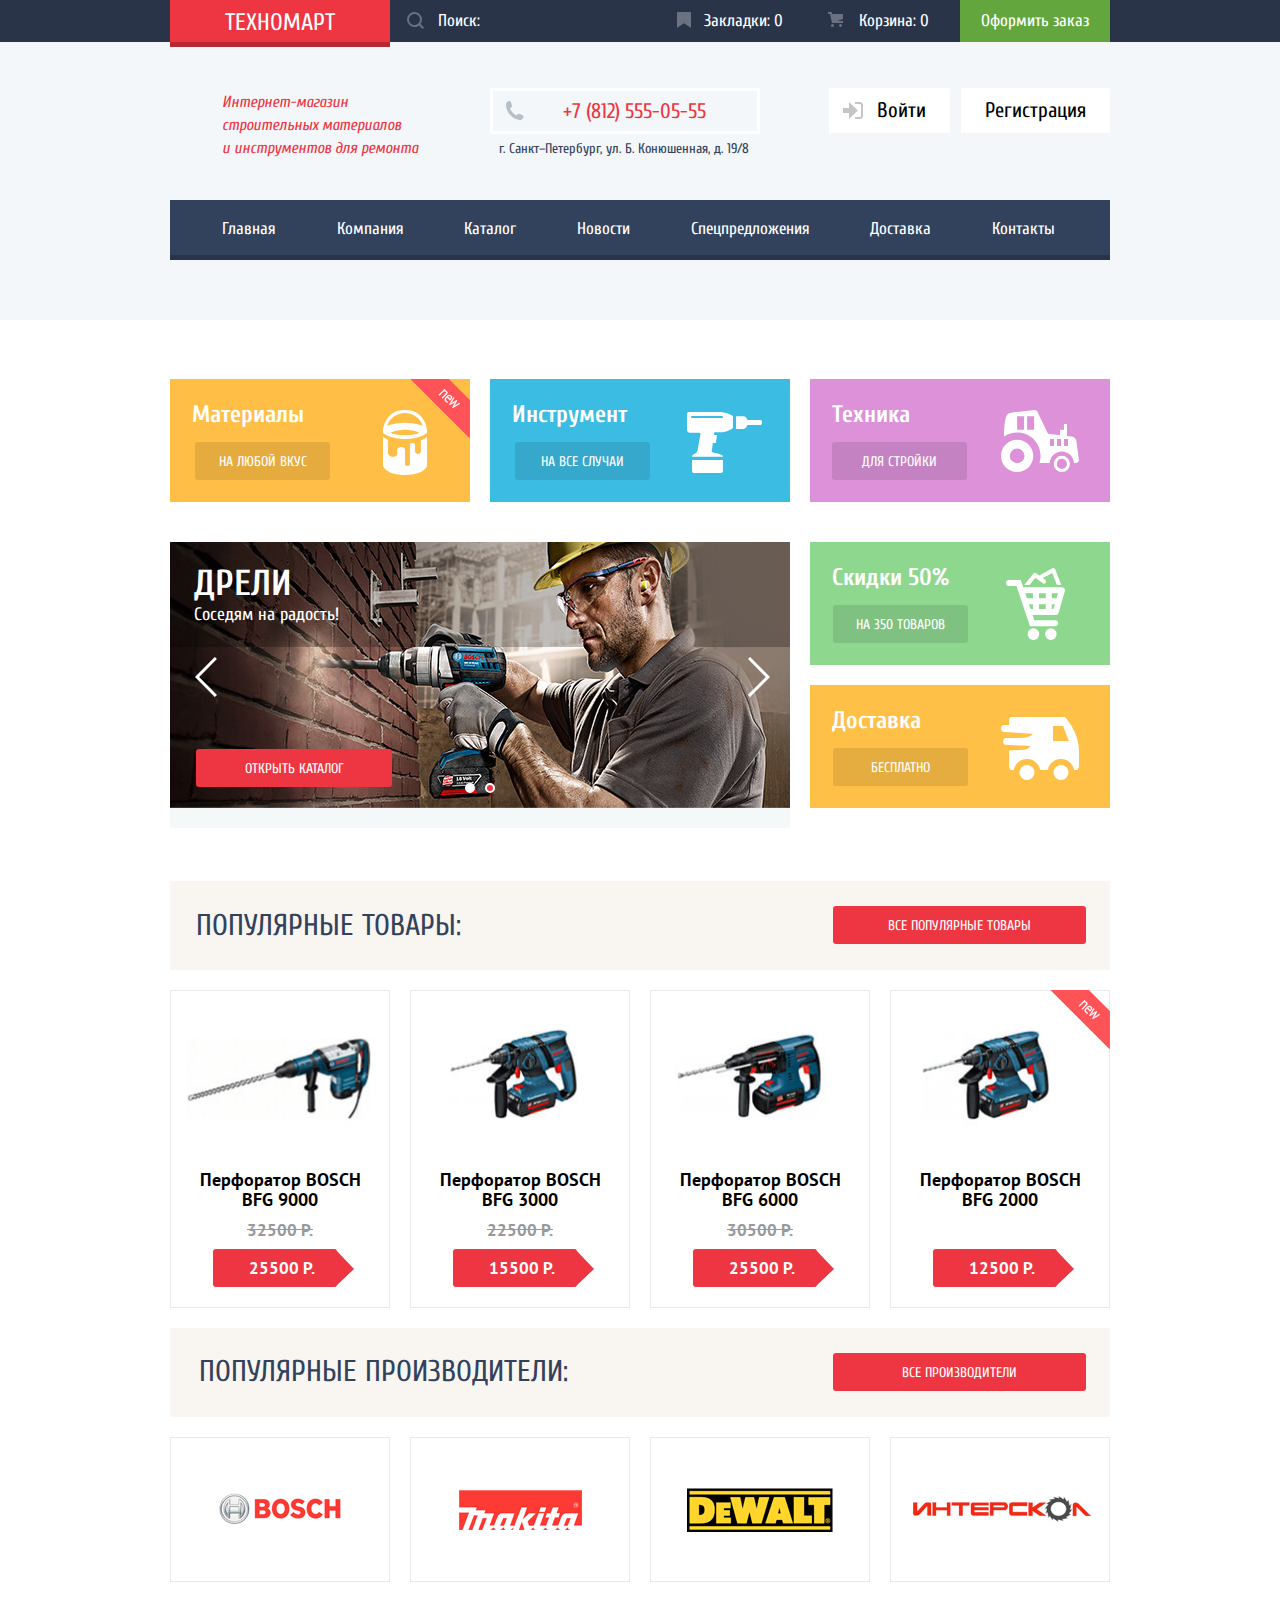
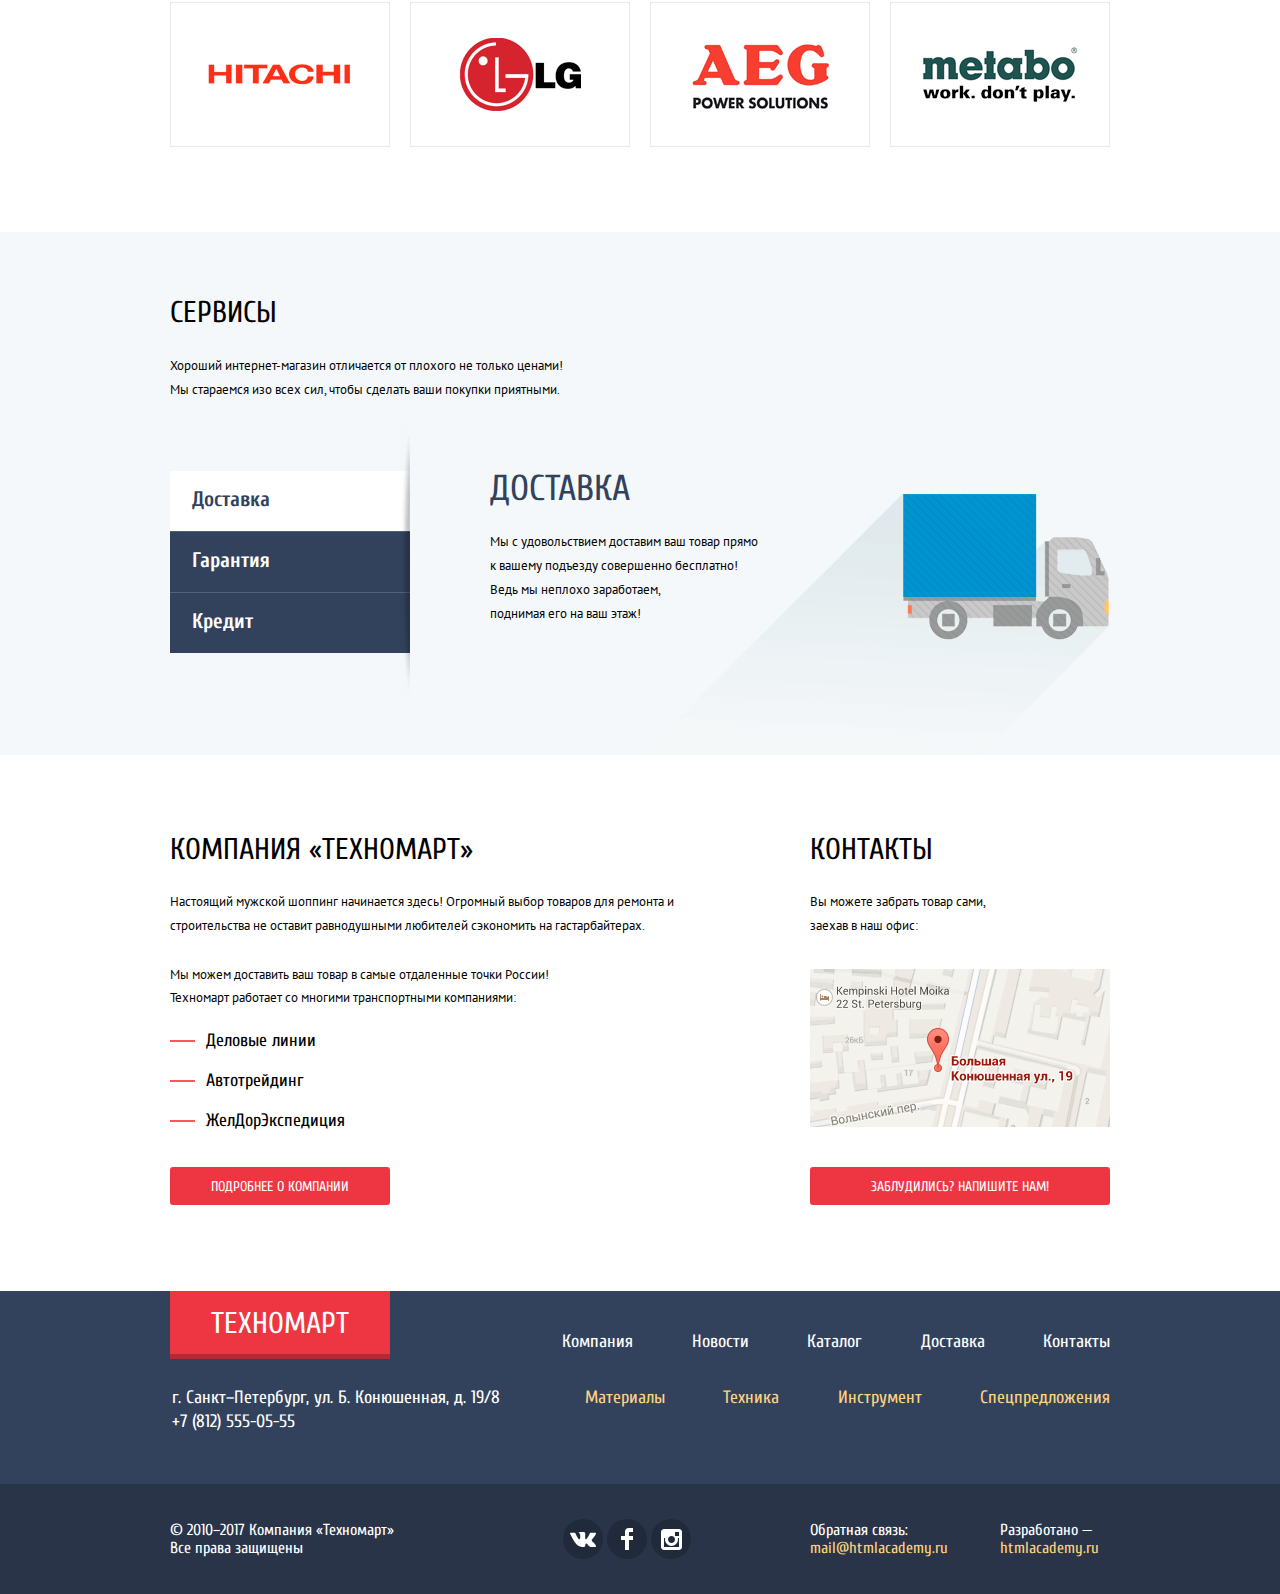
<file: index.html>
<!DOCTYPE html>
<html lang="ru">

<head>
  <meta charset="utf-8">
  <title>HTML Academy: Техномарт</title>
  <link href="https://fonts.googleapis.com/css?family=Cuprum:400,400i,700%7CPT+Sans:400,700&amp;subset=cyrillic,cyrillic-ext" rel="stylesheet">
  <link href="css/normalize.css" rel="stylesheet">
  <link href="css/style.min.css" rel="stylesheet">
</head>

<body>

  <header class="main-header">
    <div class="main-header-top">
      <div class="container">
        <a class="logo">Техномарт</a>
        <form class="site-search-form" action="https://echo.htmlacademy.ru" method="get">
          <label for="search-field" class="visually-hidden">Поиск по сайту</label>
          <input id="search-field" type="search" name="search" placeholder="Поиск:">
          <button class="search-button" type="submit" name="button">
            <span class="visually-hidden">Поиск</span>
            <svg class="search-icon" xmlns="http://www.w3.org/2000/svg" width="17" height="17">
              <path d="M17 15.586l-3.542-3.542A7.465 7.465 0 0 0 15 7.5 7.5 7.5 0 1 0 7.5 15c1.71 0 3.282-.579 4.544-1.542L15.586 17 17 15.586zM2 7.5C2 4.467 4.467 2 7.5 2 10.532 2 13 4.467 13 7.5c0 3.032-2.468 5.5-5.5 5.5A5.506 5.506 0 0 1 2 7.5z"/>
            </svg>
          </button>
        </form>
        <a href="#" class="main-header-bookmarks">Закладки: 0</a>
        <a href="#" class="main-header-basket">Корзина: 0</a>
        <a href="#" class="main-header-сheckout">Оформить заказ</a>
      </div>
    </div>
    <div class="container">
      <div class="main-header-middle">
        <h1 class="main-header-title">Интернет-магазин
          строительных материалов
          и инструментов для ремонта
        </h1>
        <div class="main-header-contacts">
          <span class="main-header-contacts-tel">+7 (812) 555-05-55</span>
          <p class="main-header-contacts-address">г. Санкт&ndash;Петербург, ул. Б. Конюшенная, д. 19/8</p>
        </div>
        <ul class="main-header-login-form">
          <li>
            <a href="#" class="sing-in-btn">
              <svg class="sing-in-btn-icon" xmlns="http://www.w3.org/2000/svg" width="20" height="17">
                <path fill="#c5c5c5" d="M14.875 8.5L6 0v6H0v5h6v6z"/><path fill="#c5c5c5" d="M16.986 15.01h-5.027V17h5.027c2.178 0 3.004-1.81 3.029-3.026V3.028C19.99 1.811 19.164 0 16.986 0h-5.027v1.99h5.027c.839 0 .992.681 1.01 1.057v10.904c-.017.376-.171 1.059-1.01 1.059z"/>
              </svg>
              Войти
            </a>
          </li>
          <li>
            <a href="#" class="sing-up-btn">Регистрация</a>
          </li>
        </ul>
      </div>
      <nav class="main-navigation">
        <ul class="site-navigation">
          <li>
            <a href="#">Главная</a>
          </li>
          <li>
            <a href="#">Компания</a>
          </li>
          <li>
            <a href="catalog.html">Каталог</a>
          </li>
          <li>
            <a href="#">Новости</a>
          </li>
          <li>
            <a href="#">Спецпредложения</a>
          </li>
          <li>
            <a href="#">Доставка</a>
          </li>
          <li>
            <a href="#">Контакты</a>
          </li>
        </ul>
      </nav>
    </div>
  </header>

  <main>
    <section class="goods-and-services">
      <div class="container">
        <h2 class="visually-hidden">Товары и услуги</h2>
        <div class="goods">
          <div class="goods-and-services-item fabric">
            <h3 class="goods-and-services-item-title">Материалы</h3>
            <a href="#" class="goods-and-services-btn">На любой вкус</a>
            <div class="flag flag-new">
              <span class="visually-hidden">Новинка</span>
            </div>
          </div>
          <div class="goods-and-services-item instrument">
            <h3 class="goods-and-services-item-title">Инструмент</h3>
            <a href="#" class="goods-and-services-btn">На все случаи</a>
          </div>
          <div class="goods-and-services-item equipment">
            <h3 class="goods-and-services-item-title">Техника</h3>
            <a href="#" class="goods-and-services-btn">Для стройки</a>
          </div>
        </div>
        <div class="slider-and-services">
          <div class="slider">
            <input class="visually-hidden punchers-radio" type="radio" id="punchers" name="slider-toggle">
            <input class="visually-hidden drills-radio" type="radio" id="drills" name="slider-toggle" checked>
            <div class="slider-controls">
              <label class="slider-controls-item slider-controls-punchers" for="punchers">
                <span class="visually-hidden">Перфораторы</span>
              </label>
              <label class="slider-controls-item slider-controls-drills" for="drills">
                <span class="visually-hidden">Дрели</span>
              </label>
            </div>
            <div class="slider-switches">
              <label class="slider-switch slider-switch-previous" for="drills">
                <span class="visually-hidden">Предыдущий слайд</span>
              </label>
              <label class="slider-switch slider-switch-next" for="punchers">
                <span class="visually-hidden">Следующий слайд</span>
              </label>
            </div>
            <ul class="slider-list">
              <li class="slider-item slider-item-punchers">
                <h3 class="slide-title">Перфораторы</h3>
                <b class="slide-slogan">Настоящие мужские игрушки</b>
                <a class="btn slide-button" href="catalog.html">Открыть каталог</a>
              </li>
              <li class="slider-item slider-item-drills">
                <h3 class="slide-title">Дрели</h3>
                <b class="slide-slogan">Соседям на радость!</b>
                <a class="btn slide-button" href="catalog.html">Открыть каталог</a>
              </li>
            </ul>
          </div>
          <div class="services">
            <div class="goods-and-services-item discounts">
              <h3 class="goods-and-services-item-title">Скидки 50%</h3>
              <a href="#" class="goods-and-services-btn">На 350 товаров</a>
            </div>
            <div class="goods-and-services-item delivery">
              <h3 class="goods-and-services-item-title">Доставка</h3>
              <a href="#" class="goods-and-services-btn">Бесплатно</a>
            </div>
          </div>
        </div>
      </div>
    </section>
    <div class="popular">
      <div class="container">
        <section class="popular-goods">
          <div class="popular-header">
            <h2 class="popular-header-title">Популярные товары:</h2>
            <a href="#" class="btn popular-all">Все популярные товары</a>
          </div>
          <ul class="catalog-items">
            <li class="catalog-item">
              <div class="image">
                <img src="img/catalog-product-1.jpg" width="218" height="168" alt="Перфоратор BOSCH BFG 9000">
              </div>
              <div class="actions">
                <a class="buy" href="#">Купить</a>
                <a class="bookmark" href="#">В закладки</a>
              </div>
              <h3 class="title">Перфоратор BOSCH BFG 9000</h3>
              <del class="discount">32500 Р.</del>
              <b class="price">25500 Р.</b>
            </li>
            <li class="catalog-item">
              <div class="image">
                <img src="img/catalog-product-2.jpg" width="218" height="168" alt="Перфоратор BOSCH BFG 3000">
              </div>
              <div class="actions">
                <a class="buy" href="#">Купить</a>
                <a class="bookmark" href="#">В закладки</a>
              </div>
              <h3 class="title">Перфоратор BOSCH BFG 3000</h3>
              <del class="discount">22500 Р.</del>
              <b class="price">15500 Р.</b>
            </li>
            <li class="catalog-item">
              <div class="image">
                <img src="img/catalog-product-3.jpg" width="218" height="168" alt="Перфоратор BOSCH BFG 6000">
              </div>
              <div class="actions">
                <a class="buy" href="#">Купить</a>
                <a class="bookmark" href="#">В закладки</a>
              </div>
              <h3 class="title">Перфоратор BOSCH BFG 6000</h3>
              <del class="discount">30500 Р.</del>
              <b class="price">25500 Р.</b>
            </li>
            <li class="catalog-item">
              <div class="flag flag-new">
                <span class="visually-hidden">Новинка</span>
              </div>
              <div class="image">
                <img src="img/catalog-product-4.jpg" width="218" height="168" alt="Перфоратор BOSCH BFG 2000">
              </div>
              <div class="actions">
                <a class="buy" href="#">Купить</a>
                <a class="bookmark" href="#">В закладки</a>
              </div>
              <h3 class="title">Перфоратор BOSCH BFG 2000</h3>
              <b class="price">12500 Р.</b>
            </li>
          </ul>
        </section>
        <section class="popular-brand-name">
          <div class="popular-header">
            <h2 class="popular-header-title">Популярные производители:</h2>
            <a href="#" class="btn popular-all">Все производители</a>
          </div>
          <div class="brand-name-list">
            <a class="brand-name-item" href="#">
              <img src="img/brand-item-1.png" width="126" height="37" alt="Bosch">
            </a>
            <a class="brand-name-item" href="#">
              <img src="img/brand-item-2.png" width="123" height="40" alt="Makita">
            </a>
            <a class="brand-name-item" href="#">
              <img src="img/brand-item-3.png" width="146" height="44" alt="DeWALT">
            </a>
            <a class="brand-name-item" href="#">
              <img src="img/brand-item-4.png" width="184" height="32" alt="Интерскол">
            </a>
            <a class="brand-name-item" href="#">
              <img src="img/brand-item-5.png" width="169" height="31" alt="Hitachi">
            </a>
            <a class="brand-name-item" href="#">
              <img src="img/brand-item-6.png" width="121" height="73" alt="LG">
            </a>
            <a class="brand-name-item" href="#">
              <img src="img/brand-item-7.png" width="151" height="96" alt="AEG">
            </a>
            <a class="brand-name-item" href="#">
              <img src="img/brand-item-8.png" width="204" height="69" alt="Metabo">
            </a>
          </div>
        </section>
      </div>
    </div>
    <section class="service">
      <div class="container">
        <h2 class="service-title">Сервисы</h2>
        <p class="page-content service-slogan">Хороший интернет-магазин отличается от плохого не только ценами! Мы стараемся изо всех сил, чтобы сделать ваши покупки приятными.</p>
        <div class="service-panel">
          <input class="visually-hidden delivery-radio" type="radio" id="delivery" name="service-toggle" checked>
          <input class="visually-hidden guarantee-radio" type="radio" id="guarantee" name="service-toggle">
          <input class="visually-hidden credit-radio" type="radio" id="credit" name="service-toggle">
          <div class="services-list">
            <label class="service-item service-item-delivery" for="delivery">Доставка</label>
            <label class="service-item service-item-guarantee" for="guarantee">Гарантия</label>
            <label class="service-item service-item-credit" for="credit">Кредит</label>
          </div>
          <div class="service-description">
            <div class="service-description-item service-delivery-description">
              <h3 class="service-description-title">Доставка</h3>
              <p class="page-content">Мы с удовольствием доставим ваш товар прямо<br>к вашему подъезду совершенно бесплатно! Ведь мы неплохо заработаем,<br>поднимая его на ваш этаж!</p>
            </div>
            <div class="service-description-item service-guarantee-description">
              <h3 class="service-description-title">Гарантия</h3>
              <p class="page-content">Если купленный у нас товар поломается или заискрит,<br>а также в случае пожара, спровоцированного его возгаранием, вы всегда можете быть уверены в нашей гарантии. Мы обменяем сгоревший товар на новый.<br>Дом уж восстановите как-нибудь сами.
              </p>
            </div>
            <div class="service-description-item service-credit-description">
              <h3 class="service-description-title">Кредит</h3>
              <p class="page-content">Залезть в долговую яму стало проще!<br>Кредитные консультанты придут вам на помощь.</p>
              <a class="btn services-description-link" href="#">Отправить заявку</a>
            </div>
          </div>
        </div>
      </div>
    </section>
    <section class="about-us">
      <div class="container">
        <div class="about-us-company">
          <h2 class="about-us-title">Компания «Техномарт»</h2>
          <p class="page-content">Настоящий мужской шоппинг начинается здесь! Огромный выбор товаров для ремонта и строительства не оставит равнодушными любителей сэкономить на гастарбайтерах.</p>
          <p class="page-content">Мы можем доставить ваш товар в самые отдаленные точки России! Техномарт работает со многими транспортными компаниями: </p>
          <ul class="transport-companies-list">
            <li class="transport-companies-item">Деловые линии</li>
            <li class="transport-companies-item">Автотрейдинг</li>
            <li class="transport-companies-item">ЖелДорЭкспедиция</li>
          </ul>
          <a href="#" class="btn about-us-btn">Подробнее о компании</a>
        </div>
        <div class="about-us-contacts">
          <h2 class="about-us-title">Контакты</h2>
          <p class="page-content">Вы можете забрать товар сами, заехав в наш офис:</p>
          <a class="contacts-button-map" href="map.html">
            <img src="img/map-small.png" width="300" height="158" alt="Большая конюшенная ул., 19">
          </a>
          <a href="feedback.html" class="btn about-us-btn feedback-btn">Заблудились? Напишите нам!</a>
        </div>
      </div>
    </section>
  </main>

  <footer class="main-footer">
    <div class="footer-wrapper">
      <div class="container">
        <div class="main-footer-top">
          <a class="logo">Техномарт</a>
          <ul class="footer-nav">
            <li class="footer-nav-item">
              <a href="#">Компания</a>
            </li>
            <li class="footer-nav-item">
              <a href="#">Новости</a>
            </li>
            <li class="footer-nav-item">
              <a href="catalog.html">Каталог</a>
            </li>
            <li class="footer-nav-item">
              <a href="#">Доставка</a>
            </li>
            <li class="footer-nav-item">
              <a href="#">Контакты</a>
            </li>
          </ul>
        </div>
        <div class="main-footer-middle">
          <p class="footer-contacts-address">г. Санкт&ndash;Петербург, ул. Б. Конюшенная, д. 19/8 +7 (812) 555-05-55</p>
          <ul class="secondary-nav">
            <li class="secondary-nav-item">
              <a href="#">Материалы</a>
            </li>
            <li class="secondary-nav-item">
              <a href="#">Техника</a>
            </li>
            <li class="secondary-nav-item">
              <a href="#">Инструмент</a>
            </li>
            <li class="secondary-nav-item">
              <a href="#">Спецпредложения</a>
            </li>
          </ul>
        </div>
      </div>
      <div class="main-footer-bottom">
        <div class="container">
          <p class="footer-copyright">&copy; 2010&ndash;2017 Компания «Техномарт» Все права защищены</p>
          <div class="footer-social">
            <a class="social social-vk" href="https://vk.com/htmlacademy">
              <span class="visually-hidden">Вконтакте</span>
            </a>
            <a class="social social-fb" href="https://www.facebook.com/htmlacademy">
              <span class="visually-hidden">Фейсбук</span>
            </a>
            <a class="social social-inst" href="https://www.instagram.com/htmlacademy/">
              <span class="visually-hidden">Инстаграм</span>
            </a>
          </div>
          <p class="footer-feedback">
            Обратная связь:
            <a href="mailto:mail@htmlacademy.ru">mail@htmlacademy.ru</a>
          </p>
          <p class="footer-developed">
            Разработано &mdash;
            <a href="https://htmlacademy.ru/intensive/htmlcss">htmlacademy.ru</a>
          </p>
        </div>
      </div>
    </div>
  </footer>

  <section class="modal feedback">
    <h2 class="visually-hidden">Написать нам</h2>
    <form class="feedback-form" action="https://echo.htmlacademy.ru" method="post">
      <div class="feedback-content">
        <div class="name-and-email-entry-field">
          <div class="name-entry-field">
            <label for="name">Ваше имя:</label>
            <input id="name" class="feedback-form-input" type="text" name="full-name" value="" placeholder="Имя Фамилия">
          </div>
          <div class="email-entry-field">
            <label for="email">Ваш e-mail:</label>
            <input id="email" class="feedback-form-input" type="email" name="email" value="" placeholder="email@example.com">
          </div>
        </div>
        <div class="multi-line-comment-entry-field">
          <label for="multi-line-comment">Текст письма:</label>
          <textarea id="multi-line-comment" class="write-us-form-message" name="letter" placeholder="В свободной форме"></textarea>
        </div>
      </div>
      <div class="form-submission-field">
        <button class="btn" type="submit" name="send-button">Отправить</button>
      </div>
    </form>
    <button class="modal-close" type="button">
        <span class="visually-hidden">Закрыть</span>
      </button>
  </section>

  <section class="modal modal-map">
    <h2 class="visually-hidden">Как до нас добраться</h2>
    <iframe src="https://www.google.com/maps/embed?pb=!1m18!1m12!1m3!1d1998.599104365153!2d30.320894615787417!3d59.938794181876176!2m3!1f0!2f0!3f0!3m2!1i1024!2i768!4f13.1!3m3!1m2!1s0x4696310fca5ba729%3A0xea9c53d4493c879f!2z0JHQvtC70YzRiNCw0Y8g0JrQvtC90Y7RiNC10L3QvdCw0Y8g0YPQuy4sIDE5LCDQodCw0L3QutGCLdCf0LXRgtC10YDQsdGD0YDQsywgMTkxMTg2!5e0!3m2!1sru!2sru!4v1504595969915"
      width="940" height="446" style="border-width:0" allowfullscreen></iframe>
    <p>
      <img src="img/big-map.png" width="940" height="447" alt="Офис компании по адресу ул. Большая Конюшенная 19/8, Санкт-Петербург">
    </p>
    <button class="modal-close" type="button">
      <span class="visually-hidden">Закрыть</span>
    </button>
  </section>

  <section class="modal goods-in-the-cart">
    <div class="goods-in-the-cart-content">
      <h2 class="visually-hidden">Добавление товара в корзину</h2>
      <b class="successfull-added">Товар добавлен в корзину!</b>
    </div>
    <div class="modal-btn">
      <a class="btn purchases-btn checkout-btn" href="#">Оформить заказ</a>
      <a class="purchases-btn continue-shopping-btn" href="#">Продолжить покупки</a>
    </div>
    <button class="modal-close"></button>
  </section>

  <script src="js/script.min.js"></script>

</body>

</html>
</file>
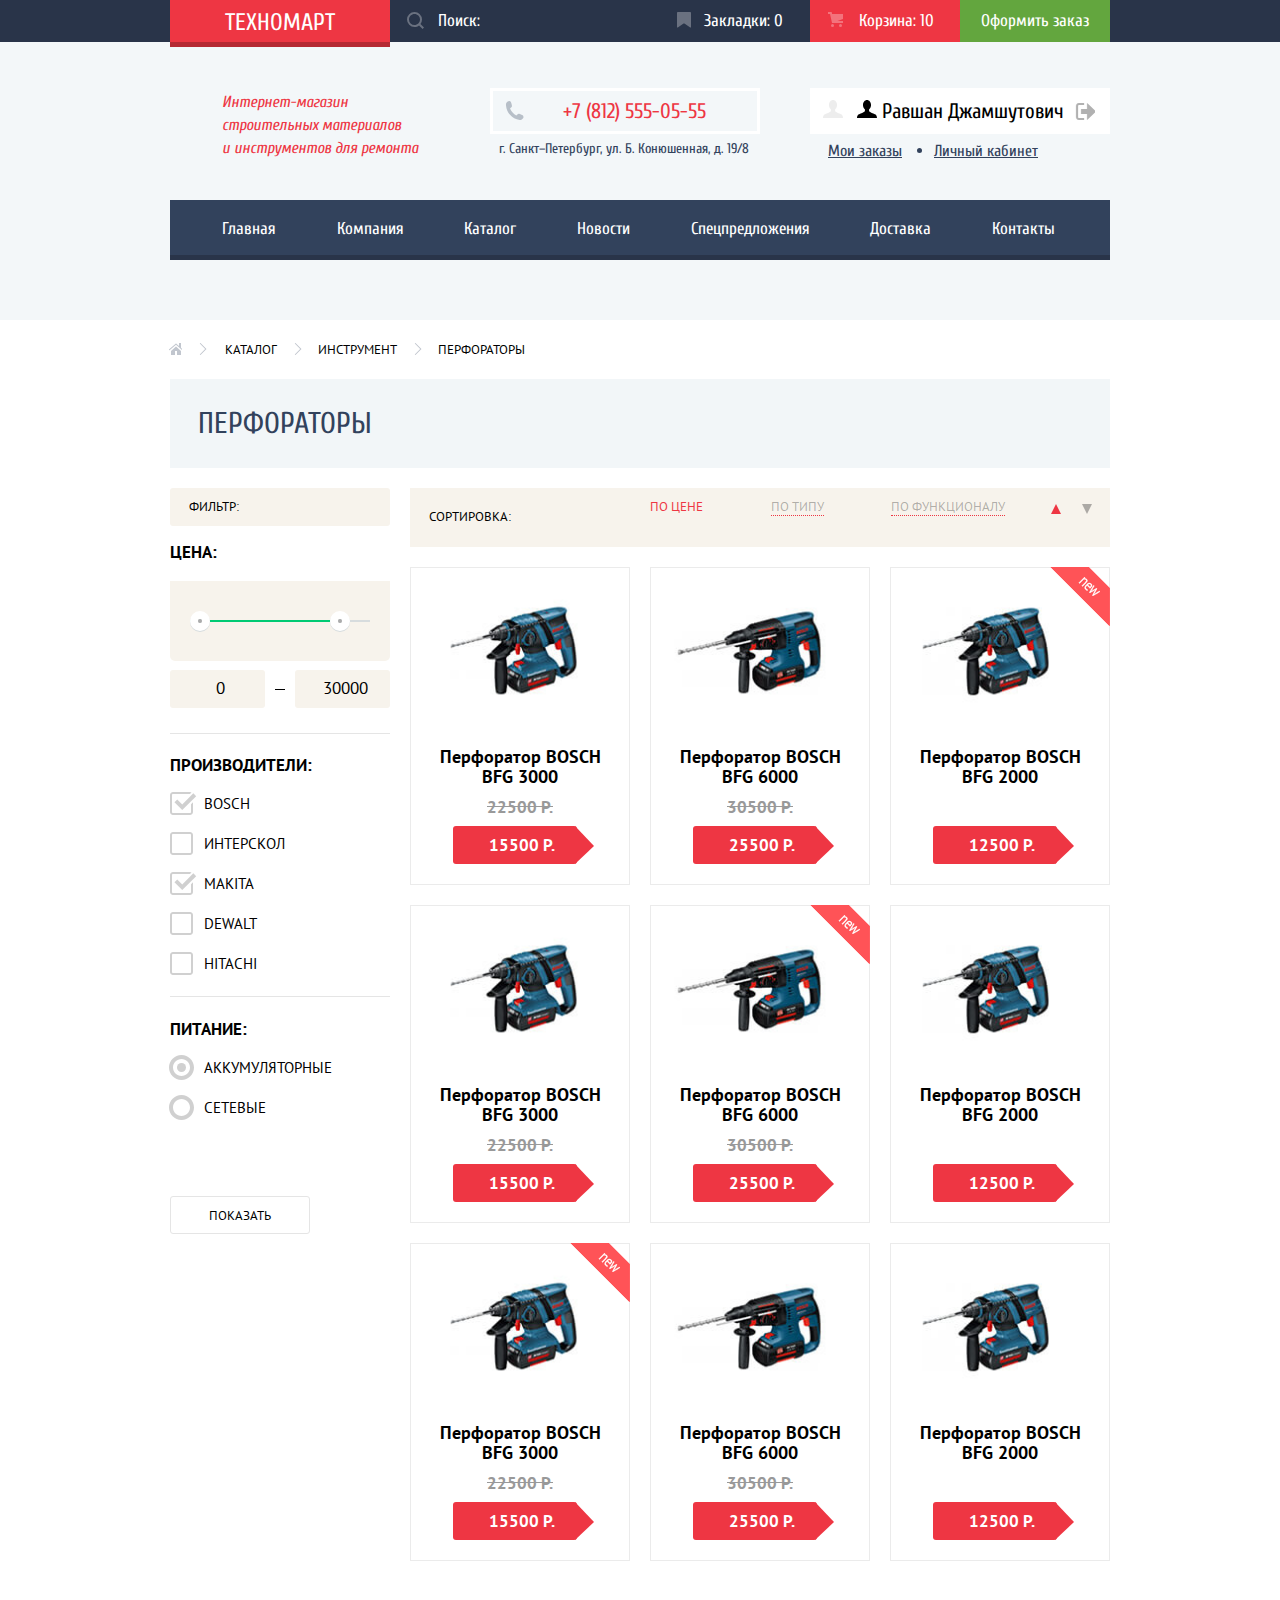
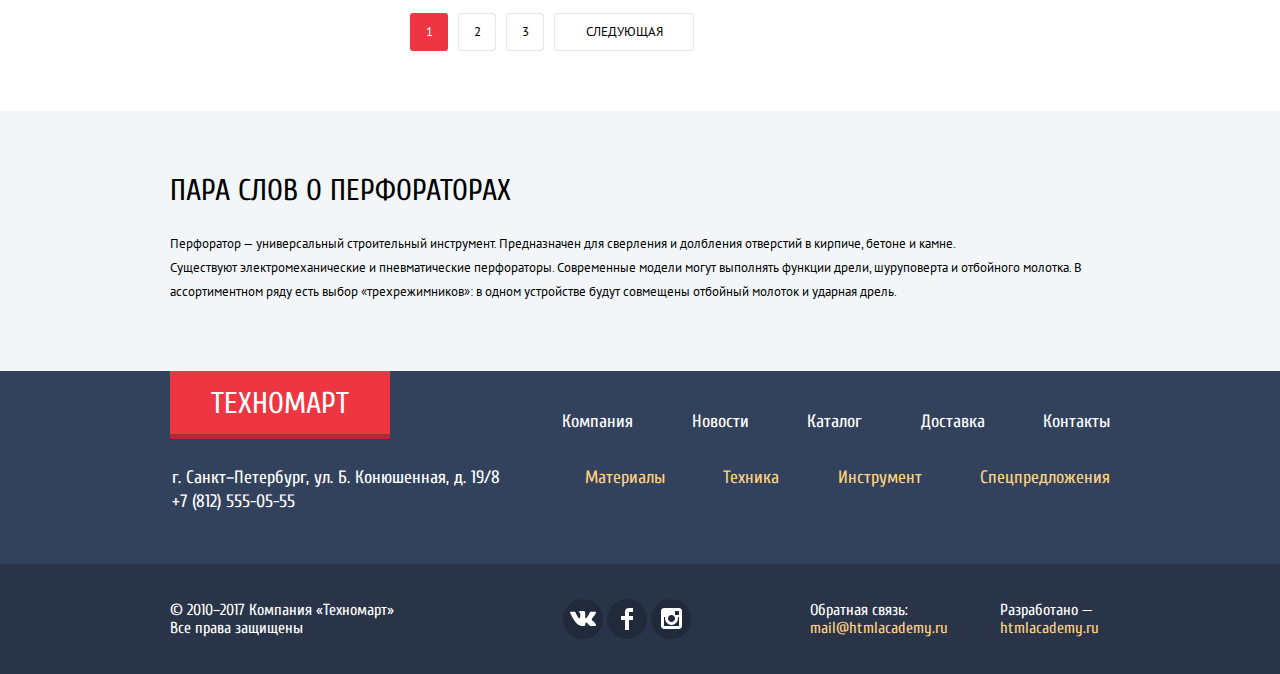
<file: catalog.html>
<!DOCTYPE html>
<html lang="ru">

<head>
  <meta charset="utf-8">
  <title>Техномарт &mdash; Каталог</title>
  <link href="https://fonts.googleapis.com/css?family=Cuprum:400,400i,700%7CPT+Sans:400,700&amp;subset=cyrillic,cyrillic-ext" rel="stylesheet">
  <link href="css/normalize.css" rel="stylesheet">
  <link href="css/style.min.css" rel="stylesheet">
</head>

<body class="catalog-page">

  <header class="main-header">
    <div class="main-header-top">
      <div class="container">
        <a class="logo" href="index.html">Техномарт</a>
        <form class="site-search-form" action="https://echo.htmlacademy.ru" method="get">
          <label class="visually-hidden" for="search-field">Поиск по сайту</label>
          <input id="search-field" type="search" name="search" placeholder="Поиск:">
          <button class="search-button" type="submit" name="button">
            <span class="visually-hidden">Поиск</span>
            <svg class="search-icon" xmlns="http://www.w3.org/2000/svg" width="17" height="17">
              <path d="M17 15.586l-3.542-3.542A7.465 7.465 0 0 0 15 7.5 7.5 7.5 0 1 0 7.5 15c1.71 0 3.282-.579 4.544-1.542L15.586 17 17 15.586zM2 7.5C2 4.467 4.467 2 7.5 2 10.532 2 13 4.467 13 7.5c0 3.032-2.468 5.5-5.5 5.5A5.506 5.506 0 0 1 2 7.5z"/>
            </svg>
          </button>
        </form>
        <a href="#" class="main-header-bookmarks">Закладки: 0</a>
        <a href="#" class="main-header-basket">Корзина: 10</a>
        <a href="#" class="main-header-сheckout">Оформить заказ</a>
      </div>
    </div>
    <div class="container">
      <div class="main-header-middle">
        <h1 class="main-header-title">Интернет-магазин
          строительных материалов
          и инструментов для ремонта
        </h1>
        <div class="main-header-contacts">
          <span class="main-header-contacts-tel">+7 (812) 555-05-55</span>
          <p class="main-header-contacts-address">г. Санкт&ndash;Петербург, ул. Б. Конюшенная, д. 19/8</p>
        </div>
        <div class="user-authorization">
          <div class="user-authorization-info">
            <a class="user-name" href="profile.html">
              <span class="visually-hidden">Перейти в личный кабинет</span>
              <svg xmlns="http://www.w3.org/2000/svg" width="20" height="18">
                <path d="M17.881 14.166c-2.144-.735-4.256-1.666-5.207-2.39-.657-.501-.77-1.618-.517-2.415 1.118-.903 1.864-2.477 1.864-4.278C14.021 2.276 12.221 0 10 0S5.979 2.276 5.979 5.083c0 1.801.746 3.374 1.863 4.277.253.798.141 1.915-.517 2.416-.95.724-3.063 1.654-5.207 2.39S0 18 0 18h20s.025-3.099-2.119-3.834z"/>
              </svg>
              Равшан Джамшутович
            </a>
            <a class="sing-out" href="deauthorization-page.html" title="Выход">
              <span class="visually-hidden">Выход</span>
              <svg xmlns="http://www.w3.org/2000/svg" width="21" height="17">
                <path d="M21 8.5L12.125 0v6h-6v5h6v6z"/><path d="M3.106 13.952V3.048c.018-.376.171-1.057 1.01-1.057h5.027V0H4.116C1.938 0 1.112 1.81 1.087 3.027v10.946C1.112 15.189 1.938 17 4.116 17h5.027v-1.99H4.116c-.839 0-.992-.683-1.01-1.058z"/>
              </svg>
            </a>
          </div>
          <div class="user-authorization-links">
            <a class="user-purchases" href="#">Мои заказы</a>
            <a class="user-personal-account" href="#">Личный кабинет</a>
          </div>
        </div>
      </div>
      <nav class="main-navigation">
        <ul class="site-navigation">
          <li>
            <a href="index.html">Главная</a>
          </li>
          <li>
            <a href="#">Компания</a>
          </li>
          <li>
            <a>Каталог</a>
          </li>
          <li>
            <a href="#">Новости</a>
          </li>
          <li>
            <a href="#">Спецпредложения</a>
          </li>
          <li>
            <a href="#">Доставка</a>
          </li>
          <li>
            <a href="#">Контакты</a>
          </li>
        </ul>
      </nav>
    </div>
  </header>

  <main>
    <div class="container">
      <ul class="breadcrumbs">
        <li class="home-page">
          <a href="index.html" title="Домашняя страница">
            <span class="visually-hidden">Главная "Техномарт"</span>
          </a>
        </li>
        <li>
          <a href="catalog.html">Каталог</a>
        </li>
        <li>
          <a href="#">Инструмент</a>
        </li>
        <li class="breadcrumbs-current">
          <a>Перфораторы</a>
        </li>
      </ul>
      <h2 class="catalog-page-title">Перфораторы</h2>
      <div class="sort-and-filter">
        <section class="catalog-page-filters">
          <h3 class="filters-title">Фильтр:</h3>
          <form class="filter-form" method="get" action="https://echo.htmlacademy.ru">
            <fieldset class="filter-form-price">
              <legend class="filter-form-title">Цена:</legend>
              <div class="filter-range">
                <div class="range-controls">
                  <div class="scale">
                    <div class="bar"></div>
                  </div>
                  <div class="range-toggle range-toggle-min"></div>
                  <div class="range-toggle range-toggle-max"></div>
                </div>
                <div class="price-controls">
                  <div class="half-width-wrapper">
                    <label class="min-price">
                      <span class="visually-hidden">от</span>
                    </label>
                    <input type="text" name="min-price" value="0">
                  </div>
                  <div class="dash">
                    <span class="visually-hidden">Разделитель между максимальной и минимальной ценой</span>
                  </div>
                  <div class="half-width-wrapper">
                    <label class="max-price">
                      <span class="visually-hidden">до</span>
                    </label>
                    <input type="text" name="max-price" value="30000">
                  </div>
                </div>
              </div>
            </fieldset>
            <fieldset class="filter-form-brands">
              <legend class="filter-form-title">Производители:</legend>
              <ul class="brands-list">
                <li class="filter-option">
                  <input id="bosch" class="visually-hidden filter-input filter-input-checkbox" type="checkbox" name="Bosch" value="" checked>
                  <label for="bosch">Bosch</label>
                </li>
                <li class="filter-option">
                  <input id="interskol" class="visually-hidden filter-input filter-input-checkbox" type="checkbox" name="Интерскол" value="">
                  <label for="interskol">Интерскол</label>
                </li>
                <li class="filter-option">
                  <input id="makita" class="visually-hidden filter-input filter-input-checkbox" type="checkbox" name="Makita" value="" checked>
                  <label for="makita">Makita</label>
                </li>
                <li class="filter-option">
                  <input id="dewalt" class="visually-hidden filter-input filter-input-checkbox" type="checkbox" name="DeWalt" value="">
                  <label for="dewalt">DeWalt</label>
                </li>
                <li class="filter-option">
                  <input id="hitachi" class="visually-hidden filter-input filter-input-checkbox" type="checkbox" name="Hitachi" value="">
                  <label for="hitachi">Hitachi</label>
                </li>
              </ul>
            </fieldset>
            <fieldset class="filter-form-power-supply">
              <legend class="filter-form-title">Питание:</legend>
              <ul class="power-supply-list">
                <li class="filter-option">
                  <input id="rechargeable" class="visually-hidden filter-input filter-input-radio" type="radio" name="power-supply" value="rechargeable-battery" checked>
                  <label for="rechargeable">Аккумуляторные</label>
                </li>
                <li class="filter-option">
                  <input id="electrical" class="visually-hidden filter-input filter-input-radio" type="radio" name="power-supply" value="electrical-network">
                  <label for="electrical">Сетевые</label>
                </li>
              </ul>
            </fieldset>
            <button class="filter-form-button" type="submit">Показать</button>
          </form>
        </section>
        <section class="catalog-page-sort">
          <div class="sort-header">
            <h3 class="sort-title">Сортировка:</h3>
            <div class="sort-arrow-wrapper">
              <ul class="sort-result-list">
                <li class="sort-result-item">
                  <a class="sort-result-link sort-result-link-active" href="#">По цене</a>
                </li>
                <li class="sort-result-item">
                  <a class="sort-result-link" href="#">По типу</a>
                </li>
                <li class="sort-result-item">
                  <a class="sort-result-link" href="#">По функционалу</a>
                </li>
              </ul>
              <div class="arrow-selector">
                <a class="arrow arrow-up active" href="#">
                <span class="visually-hidden">Сортировка по возрастанию</span>
              </a>
                <a class="arrow arrow-down" href="#">
                <span class="visually-hidden">Сортировка по убыванию</span>
              </a>
              </div>
            </div>
          </div>
          <div class="goods">
            <h3 class="visually-hidden">Перечень перфораторов</h3>
            <ul class="catalog-items">
              <li class="catalog-item">
                <div class="image">
                  <img src="img/catalog-product-2.jpg" width="218" height="168" alt="Перфоратор BOSCH BFG 3000">
                </div>
                  <div class="actions">
                    <a class="buy" href="#">Купить</a>
                    <a class="bookmark" href="#">В закладки</a>
                  </div>
                  <h3 class="title">Перфоратор BOSCH BFG 3000</h3>
                  <del class="discount">22500 Р.</del>
                  <b class="price">15500 Р.</b>
              </li>
              <li class="catalog-item">
                <div class="image">
                  <img src="img/catalog-product-3.jpg" width="218" height="168" alt="Перфоратор BOSCH BFG 6000">
                </div>
                  <div class="actions">
                    <a class="buy" href="#">Купить</a>
                    <a class="bookmark" href="#">В закладки</a>
                  </div>
                  <h3 class="title">Перфоратор BOSCH BFG 6000</h3>
                  <del class="discount">30500 Р.</del>
                  <b class="price">25500 Р.</b>
              </li>
              <li class="catalog-item">
                <div class="flag flag-new">
                  <span class="visually-hidden">Новинка</span>
                </div>
                <div class="image">
                  <img src="img/catalog-product-4.jpg" width="218" height="168" alt="Перфоратор BOSCH BFG 2000">
                </div>
                  <div class="actions">
                    <a class="buy" href="#">Купить</a>
                    <a class="bookmark" href="#">В закладки</a>
                  </div>
                  <h3 class="title">Перфоратор BOSCH BFG 2000</h3>
                  <b class="price">12500 Р.</b>
              </li>
              <li class="catalog-item">
                <div class="image">
                  <img src="img/catalog-product-2.jpg" width="218" height="168" alt="Перфоратор BOSCH BFG 3000">
                </div>
                  <div class="actions">
                    <a class="buy" href="#">Купить</a>
                    <a class="bookmark" href="#">В закладки</a>
                  </div>
                  <h3 class="title">Перфоратор BOSCH BFG 3000</h3>
                  <del class="discount">22500 Р.</del>
                  <b class="price">15500 Р.</b>
              </li>
              <li class="catalog-item">
                <div class="flag flag-new">
                  <span class="visually-hidden">Новинка</span>
                </div>
                <div class="image">
                  <img src="img/catalog-product-3.jpg" width="218" height="168" alt="Перфоратор BOSCH BFG 6000">
                </div>
                  <div class="actions">
                    <a class="buy" href="#">Купить</a>
                    <a class="bookmark" href="#">В закладки</a>
                  </div>
                  <h3 class="title">Перфоратор BOSCH BFG 6000</h3>
                  <del class="discount">30500 Р.</del>
                  <b class="price">25500 Р.</b>
              </li>
              <li class="catalog-item">
                <div class="image">
                  <img src="img/catalog-product-4.jpg" width="218" height="168" alt="Перфоратор BOSCH BFG 2000">
                </div>
                  <div class="actions">
                    <a class="buy" href="#">Купить</a>
                    <a class="bookmark" href="#">В закладки</a>
                  </div>
                  <h3 class="title">Перфоратор BOSCH BFG 2000</h3>
                  <b class="price">12500 Р.</b>
              </li>
              <li class="catalog-item">
                <div class="flag flag-new">
                  <span class="visually-hidden">Новинка</span>
                </div>
                <div class="image">
                  <img src="img/catalog-product-2.jpg" width="218" height="168" alt="Перфоратор BOSCH BFG 3000">
                </div>
                  <div class="actions">
                    <a class="buy" href="#">Купить</a>
                    <a class="bookmark" href="#">В закладки</a>
                  </div>
                  <h3 class="title">Перфоратор BOSCH BFG 3000</h3>
                  <del class="discount">22500 Р.</del>
                  <b class="price">15500 Р.</b>
              </li>
              <li class="catalog-item">
                <div class="image">
                  <img src="img/catalog-product-3.jpg" width="218" height="168" alt="Перфоратор BOSCH BFG 6000">
                </div>
                  <div class="actions">
                    <a class="buy" href="#">Купить</a>
                    <a class="bookmark" href="#">В закладки</a>
                  </div>
                  <h3 class="title">Перфоратор BOSCH BFG 6000</h3>
                  <del class="discount">30500 Р.</del>
                  <b class="price">25500 Р.</b>
              </li>
              <li class="catalog-item">
                <div class="image">
                  <img src="img/catalog-product-4.jpg" width="218" height="168" alt="Перфоратор BOSCH BFG 2000">
                </div>
                  <div class="actions">
                    <a class="buy" href="#">Купить</a>
                    <a class="bookmark" href="#">В закладки</a>
                  </div>
                  <h3 class="title">Перфоратор BOSCH BFG 2000</h3>
                  <b class="price">12500 Р.</b>
              </li>
            </ul>
          </div>
          <ul class="pagination-list">
            <li class="pagination-item pagination-item-current">
              <a>1</a>
            </li>
            <li class="pagination-item">
              <a href="#">2</a>
            </li>
            <li class="pagination-item">
              <a href="#">3</a>
            </li>
            <li class="pagination-item next">
              <a href="#">Следующая</a>
            </li>
          </ul>
        </section>
      </div>
    </div>
    <section class="final-clause">
      <div class="container">
        <h2 class="final-clause-title">Пара слов о перфораторах</h2>
        <p class="page-content">Перфоратор &mdash; универсальный строительный инструмент. Предназначен для сверления и долбления отверстий в кирпиче, бетоне и камне.<br>Существуют электромеханические и пневматические перфораторы. Современные модели могут выполнять функции дрели,
          шуруповерта и отбойного молотка. В ассортиментном ряду есть выбор «трехрежимников»: в одном устройстве будут совмещены отбойный молоток и ударная дрель.</p>
      </div>
    </section>
  </main>

  <footer class="main-footer">
    <div class="footer-wrapper">
      <div class="container">
        <div class="main-footer-top">
          <a class="logo" href="index.html">Техномарт</a>
          <ul class="footer-nav">
            <li class="footer-nav-item">
              <a href="#">Компания</a>
            </li>
            <li class="footer-nav-item">
              <a href="#">Новости</a>
            </li>
            <li class="footer-nav-item">
              <a href="#">Каталог</a>
            </li>
            <li class="footer-nav-item">
              <a href="#">Доставка</a>
            </li>
            <li class="footer-nav-item">
              <a href="#">Контакты</a>
            </li>
          </ul>
        </div>
        <div class="main-footer-middle">
          <p class="footer-contacts-address">г. Санкт&ndash;Петербург, ул. Б. Конюшенная, д. 19/8 +7 (812) 555-05-55</p>
          <ul class="secondary-nav">
            <li class="secondary-nav-item">
              <a href="#">Материалы</a>
            </li>
            <li class="secondary-nav-item">
              <a href="#">Техника</a>
            </li>
            <li class="secondary-nav-item">
              <a href="#">Инструмент</a>
            </li>
            <li class="secondary-nav-item">
              <a href="#">Спецпредложения</a>
            </li>
          </ul>
        </div>
      </div>
      <div class="main-footer-bottom">
        <div class="container">
          <p class="footer-copyright">&copy; 2010&ndash;2017 Компания «Техномарт» Все права защищены</p>
          <div class="footer-social">
            <a class="social social-vk" href="https://vk.com/htmlacademy">
              <span class="visually-hidden">Вконтакте</span>
            </a>
            <a class="social social-fb" href="https://www.facebook.com/htmlacademy">
              <span class="visually-hidden">Фейсбук</span>
            </a>
            <a class="social social-inst" href="https://www.instagram.com/htmlacademy/">
              <span class="visually-hidden">Инстаграм</span>
            </a>
          </div>
          <p class="footer-feedback">
            Обратная связь:
            <a href="mailto:mail@htmlacademy.ru">mail@htmlacademy.ru</a>
          </p>
          <p class="footer-developed">
            Разработано &mdash;
            <a href="https://htmlacademy.ru/intensive/htmlcss">htmlacademy.ru</a>
          </p>
        </div>
      </div>
    </div>
  </footer>

  <section class="modal goods-in-the-cart">
    <div class="goods-in-the-cart-content">
      <h2 class="visually-hidden">Добавление товара в корзину</h2>
      <b class="successfull-added">Товар добавлен в корзину!</b>
    </div>
    <div class="modal-btn">
      <a class="btn purchases-btn checkout-btn" href="#">Оформить заказ</a>
      <a class="purchases-btn continue-shopping-btn" href="#">Продолжить покупки</a>
    </div>
    <button class="modal-close"></button>
  </section>

  <script src="js/script.min.js"></script>

</body>

</html>
</file>
<file: css/style.min.css>
html{-webkit-box-sizing:border-box;box-sizing:border-box}*,*::after,*::before{-webkit-box-sizing:inherit;box-sizing:inherit}body{font-family:"Cuprum",Arial,sans-serif;font-size:17px;font-weight:normal;line-height:18px;margin:0;padding:0;color:#000;background-color:#fff}a{text-decoration:none}img{max-width:100%;height:auto}.visually-hidden:not(:focus):not(:active),input[type="checkbox"].visually-hidden,input[type="radio"].visually-hidden{position:absolute;overflow:hidden;clip:rect(0,0,0,0);width:1px;height:1px;margin:-1px;padding:0;white-space:nowrap;border:0;-webkit-clip-path:inset(100%);clip-path:inset(100%)}.container{width:960px;margin:0 auto;padding:0 10px}.btn{font-family:"Cuprum",Arial,sans-serif;font-size:14px;font-weight:normal;line-height:18px;display:block;padding:11px 10px 9px;cursor:pointer;text-align:center;white-space:nowrap;text-transform:uppercase;word-break:normal;color:#fff;border-radius:3px;background-color:#ee3643}.btn:hover{background-color:#ca2c37}.btn:active{background-color:#ba2732}.main-header{min-width:960px;margin-bottom:59px;background-color:#f3f7f9}.catalog-page .main-header{margin-bottom:21px}.main-header>.container{padding-bottom:60px}.main-header .main-header-top{min-width:960px;margin-bottom:46px;background-color:#293449}.main-header-top .container{display:-webkit-box;display:-ms-flexbox;display:flex;-webkit-box-align:center;align-items:center;-ms-flex-align:center;-ms-flex-wrap:wrap;flex-wrap:wrap}.logo{font-family:"Cuprum",Arial,sans-serif;font-weight:normal;display:block;width:220px;text-align:center;vertical-align:middle;white-space:nowrap;text-transform:uppercase;word-break:normal;color:#fff;background-color:#ee3643;-webkit-box-shadow:0 5px 0 0 #b52933;box-shadow:0 5px 0 0 #b52933}.logo:hover{background-color:#ca2c37;-webkit-box-shadow:0 5px 0 0 #9a212a;box-shadow:0 5px 0 0 #9a212a}.logo:active{background-color:#ba2732;-webkit-box-shadow:0 5px 0 0 #8e1e26;box-shadow:0 5px 0 0 #8e1e26}.main-header .logo{font-size:24px;line-height:24px;padding:11px 10px 7px}.main-header form{position:relative}input[type="search"]{font-size:17px;line-height:18px;width:270px;padding:12px;padding-left:48px;border:none;background-color:transparent}input[type="search"]:hover{background-color:#212a3a}input[type="search"]:focus{background-color:#fff}input[type="search"]::-webkit-input-placeholder{font-family:"Cuprum",Arial,sans-serif;font-size:17px;line-height:18px;opacity:1;color:#fff}input[type="search"]:-ms-input-placeholder{font-family:"Cuprum",Arial,sans-serif;font-size:17px;line-height:18px;opacity:1;color:#fff}input[type="search"]::-ms-input-placeholder{font-family:"Cuprum",Arial,sans-serif;font-size:17px;line-height:18px;opacity:1;color:#fff}input[type="search"]::placeholder{font-family:"Cuprum",Arial,sans-serif;font-size:17px;line-height:18px;opacity:1;color:#fff}input[type="search"]:focus::-webkit-input-placeholder{color:#000}input[type="search"]:focus:-ms-input-placeholder{color:#000}input[type="search"]:focus::-ms-input-placeholder{color:#000}input[type="search"]:focus::placeholder{color:#000}input[type="search"]::-webkit-input-placeholder{font-family:"Cuprum",Arial,sans-serif;font-size:17px;line-height:18px;opacity:1;color:#fff}input[type="search"]:-ms-input-placeholder{font-family:"Cuprum",Arial,sans-serif;font-size:17px;line-height:18px;opacity:1;color:#fff}input[type="search"]:focus::-webkit-input-placeholder{color:#000}input[type="search"]:focus:-ms-input-placeholder{color:#000}.search-button{position:absolute;top:12px;left:17px;padding:0;cursor:pointer;border:none;background-color:transparent}.search-button svg{opacity:.3;fill:#fff}input[type="search"]:hover+.search-button svg{opacity:1}input[type="search"]:focus+.search-button svg{opacity:1;fill:#ee3643}.main-header-bookmarks,.main-header-basket,.main-header-сheckout{display:block;width:150px;padding:12px 12px;vertical-align:middle;color:#fff}.main-header-bookmarks{position:relative;padding-left:44px}.main-header-bookmarks::before{position:absolute;left:17px;width:14px;height:16px;content:"";opacity:.3;background-image:url("../img/icon-bookmark.svg");background-repeat:no-repeat;background-position:0 0}.main-header-bookmarks:hover::before{opacity:1}.main-header-bookmarks:active::before{opacity:.5}.main-header-basket{position:relative;padding-left:49px}.main-header-basket::before{position:absolute;left:18px;width:15px;height:15px;content:"";opacity:.3;background-image:url("../img/icon-cart.svg");background-repeat:no-repeat;background-position:0 0}.main-header-basket:hover::before{opacity:1}.main-header-basket:active::before{opacity:.5}.catalog-page .main-header-basket{background-color:#ee3643}.main-header-сheckout{text-align:center;background-color:#63a63e}.main-header-bookmarks:hover,.main-header-basket:hover{background-color:#212a3a}.catalog-page .main-header-basket:hover{background-color:#ee3643}.main-header-сheckout:hover{background-color:#5fbb2d}.main-header-bookmarks:active,.main-header-basket:active{color:rgba(255,255,255,.6);background-color:#161d29}.catalog-page .main-header-basket:active{color:rgba(255,255,255,.6)}.main-header-сheckout:active{color:rgba(255,255,255,.6);background-color:#518534}.main-header-middle{display:-webkit-box;display:-ms-flexbox;display:flex;padding-bottom:36px;-webkit-box-align:start;align-items:flex-start;align-items:flex-start;-ms-flex-align:start;-webkit-box-pack:justify;-ms-flex-pack:justify;justify-content:space-between}.main-header h1{font-size:16px;font-weight:normal;font-style:italic;line-height:23px;width:300px;margin:0;margin-right:20px;padding-top:3px;padding-left:52px;white-space:pre-line;color:#ee3643}.main-header-contacts{width:300px;margin-right:20px}.main-header-contacts-tel{font-size:21px;line-height:21px;position:relative;display:block;width:270px;padding:10px 0 9px 70px;color:#ee3643;border:3px solid #fff}.main-header-contacts-tel::before{position:absolute;top:10px;left:12px;width:19px;height:19px;content:"";background-image:url("../img/icon-phone.svg");background-repeat:no-repeat;background-position:0 0}.main-header-contacts .main-header-contacts-address{font-size:14px;line-height:24px;margin:0;padding:3px 9px;color:#32425c}.main-header-login-form{display:-webkit-box;display:-ms-flexbox;display:flex;margin:0;padding:0;list-style:none;-webkit-box-pack:end;-ms-flex-pack:end;justify-content:flex-end}.main-header-login-form,.user-authorization{width:300px}.main-header-login-form a{font-size:21px;line-height:21px;display:inline-block;padding:12px 24px;vertical-align:middle;white-space:nowrap;text-transform:none;word-break:normal;color:#000;background-color:#fff}.main-header-login-form .sing-in-btn{position:relative;margin-right:11px;padding-left:48px}.sing-in-btn-icon{position:absolute;top:14px;left:14px;width:20px;height:17px;fill:#c5c5c5}.sing-in-btn:hover path{fill:#32425c}.sing-in-btn:active path{fill:#c5c5c5}.user-authorization-info{display:-webkit-box;display:-ms-flexbox;display:flex;min-width:299px;margin:0;margin-bottom:7px;padding:12px 0;outline:none;background-color:#fff;-webkit-box-align:center;-ms-flex-align:center;align-items:center}.user-authorization-info a{font-size:21px;font-style:normal;line-height:18px;display:block;color:#000}.user-authorization .user-name{position:relative;min-width:265px;padding-left:47px}.user-authorization .user-name::before{position:absolute;left:13px;width:20px;height:18px;content:"";opacity:.3;background-image:url(../img/icon-user.svg);background-repeat:no-repeat}.user-authorization .user-name:hover::before,.user-authorization .user-name:focus::before,.user-authorization .sing-out:hover,.user-authorization .sing-out:focus{opacity:1}.user-authorization .user-name:active::before,.user-authorization .sing-out:active{opacity:.3}.user-authorization .sing-out{overflow:hidden;width:20px;height:17px;white-space:nowrap;opacity:.3;background-image:url(../img/icon-logout.svg);background-repeat:no-repeat;background-position:50% 50%}.user-authorization-links a{font-size:16px;line-height:18px;display:inline-block;vertical-align:middle;text-decoration:underline;color:#32425c}.user-authorization-links .user-purchases{position:relative;margin:0 18px}.user-purchases::after{position:absolute;top:6px;width:5px;height:5px;margin-right:14px;margin-left:15px;content:"";border-radius:50%;background-color:#32425c}.user-authorization-links .user-personal-account{margin:0 10px}.main-header-login-form a:hover{color:#ee3643;background-color:#fff}.user-authorization-links a:hover{color:#ee3643;background-color:transparent}.main-header-login-form a:active,.user-authorization-info a:active{color:rgba(0,0,0,.3)}.user-authorization-links a:active{color:rgba(0,0,0,.3)}.user-authorization-info .user-name{font-size:21px;line-height:21px;color:#000;background-color:#fff}.user-authorization-links a:hover{color:#ee3643}.user-authorization-info .user-name:active,.user-authorization-links a:active{color:rgba(0,0,0,.3)}.main-navigation{background-color:#32425c;-webkit-box-shadow:inset 0 -5px 0 0 #293449;box-shadow:inset 0 -5px 0 0 #293449}.site-navigation{display:-webkit-box;display:-ms-flexbox;display:flex;margin:0;padding:0 25px 0 22px;list-style:none;-ms-flex-wrap:wrap;flex-wrap:wrap;-webkit-box-pack:justify;-ms-flex-pack:justify;justify-content:space-between}.site-navigation li{white-space:nowrap}.main-navigation a{font-size:17px;line-height:17px;display:block;padding:20px 30px 23px;vertical-align:middle;color:#fff;background-color:#32425c;-webkit-box-shadow:inset 0 -5px 0 0 #293449;box-shadow:inset 0 -5px 0 0 #293449}.main-navigation a:hover{background-color:#293449}.main-navigation a:active{color:rgba(255,255,255,.5);background-color:#1d2739}.goods-and-services{margin-bottom:53px}.goods-and-services .goods{display:-webkit-box;display:-ms-flexbox;display:flex;margin-bottom:20px;-webkit-box-pack:justify;-ms-flex-pack:justify;justify-content:space-between}.goods-and-services-item{display:-webkit-box;display:-ms-flexbox;display:flex;flex-direction:column;width:300px;min-height:123px;padding:21px 22px;padding-right:110px;background-repeat:no-repeat;-webkit-box-align:start;align-items:flex-start;-ms-flex-align:start;-webkit-box-orient:vertical;-webkit-box-direction:normal;-ms-flex-direction:column;-webkit-box-pack:justify;-ms-flex-pack:justify;justify-content:space-between}.goods .fabric{position:relative;background-color:#ffbf47;background-image:url("../img/icon-1.svg");background-position:213px 31px}.fabric .flag{position:absolute;z-index:1;top:0;right:0;overflow:hidden;width:60px;height:60px}.flag-new{background:url("../img/new-flag.png") no-repeat 0 0}.goods .instrument{background-color:#3bbce3;background-image:url("../img/icon-2.svg");background-position:197px 33px}.goods .equipment{background-color:#dc91d8;background-image:url("../img/icon-3.svg");background-position:191px 31px}.goods-and-services-item h3{font-size:24px;font-weight:bold;line-height:30px;margin:0;color:#fff}.goods-and-services-item a{font-size:14px;line-height:18px;width:135px;margin-bottom:1px;padding:11px 0 9px 0;text-align:center;text-transform:uppercase;color:#fff;border-radius:3px;background-color:rgba(0,0,0,.1)}.fabric a,.instrument a{margin-left:3px}.goods-and-services-item a:hover{background-color:rgba(0,0,0,.2)}.goods-and-services-item a:active{background-color:rgba(0,0,0,.3)}.slider-list{margin:0;padding:0;list-style:none}.slider-and-services{display:-webkit-box;display:-ms-flexbox;display:flex;-webkit-box-pack:justify;-ms-flex-pack:justify;justify-content:space-between}.goods-and-services-item{width:300px}.goods-and-services .discounts{margin-bottom:20px;background-color:#8ed78f;background-image:url("../img/icon-4.svg");background-position:196px 26px}.goods-and-services .delivery{background-color:#ffc047;background-image:url("../img/icon-5.svg");background-position:191px 32px}.services a{margin-left:1px}.slider{position:relative;width:620px;background-color:#f4f8f9}.slider-item{display:none;height:266px;padding:24px}.slider-item h3{font-size:36px;font-weight:bold;line-height:36px;max-width:570px;margin:0;margin-bottom:1px;text-transform:uppercase;color:#fff}.slider-item b{font-size:18px;font-weight:normal;line-height:24px;display:block;max-width:400px;margin:0;margin-bottom:122px;color:#fff}.slide-button{width:196px;margin-left:2px}.slider-controls{position:absolute;z-index:10;bottom:32px;left:295px;text-align:center}.slider-controls label{display:inline-block;width:10px;height:10px;margin-right:6px;cursor:pointer;vertical-align:middle;border:2px solid #fefefe;border-radius:50%;background-color:#fff}.punchers-radio:checked~.slider-list .slider-item-punchers,.drills-radio:checked~.slider-list .slider-item-drills{display:block}.punchers-radio:checked~.slider-controls .slider-controls-punchers,.drills-radio:checked~.slider-controls .slider-controls-drills{background-color:#ee3643}.slider .slider-item-drills{background-color:#684c3e;background-image:url("../img/slider-item-1.jpg");background-repeat:no-repeat}.slider .slider-item-punchers{background-color:#917f6d;background-image:url("../img/slider-item-2.jpg");background-repeat:no-repeat}.slider-switch{position:absolute;top:115px;width:22px;height:40px;cursor:pointer}.slider-switch-previous{left:25px;background-image:url("../img/icon-left.svg")}.slider-switch-next{right:20px;background-image:url("../img/icon-right.svg")}.popular{margin-bottom:65px}.popular-header{display:-webkit-box;display:-ms-flexbox;display:flex;margin-bottom:20px;padding:25px 24px 26px 29px;background-color:#f9f5f0;-webkit-box-align:center;align-items:center;-ms-flex-align:center;-webkit-box-pack:justify;-ms-flex-pack:justify;justify-content:space-between}.popular-header h2{font-size:30px;font-weight:normal;line-height:30px;margin:0;text-transform:uppercase;color:#32425c}.popular-header:last-of-type h2{margin-bottom:-1px;margin-left:-3px}.popular-header a{width:253px}.catalog-items{font-family:"PT Sans",Arial,sans-serif;display:-webkit-box;display:-ms-flexbox;display:flex;margin:0;padding:0;list-style:none;-ms-flex-wrap:wrap;flex-wrap:wrap;-webkit-box-pack:start;-ms-flex-pack:start;justify-content:flex-start}.goods .catalog-items{margin-bottom:32px}.catalog-item{font-weight:bold;line-height:20px;position:relative;display:-webkit-box;display:-ms-flexbox;display:flex;flex-direction:column;width:220px;min-height:318px;margin-right:20px;margin-bottom:20px;padding:0 20px 20px 20px;text-align:center;border:1px solid #ebebeb;-webkit-box-align:center;align-items:center;-ms-flex-align:center;-webkit-box-orient:vertical;-webkit-box-direction:normal;-ms-flex-direction:column;-webkit-box-pack:start;-ms-flex-pack:start;justify-content:flex-start}.popular-goods .catalog-item:nth-child(4n){margin-right:0}.goods .catalog-item:nth-child(3n){margin-right:0}.catalog-item .flag{position:absolute;z-index:20;top:-1px;right:-1px;overflow:hidden;width:60px;height:60px}.catalog-item .actions{display:none;width:218px;height:88px;padding:43px 0;background-color:rgba(255,255,255,.9)}.actions .buy,.actions .bookmark{font-family:"Cuprum",Arial,sans-serif;font-size:14px;font-weight:normal;line-height:18px;display:block;width:134px;margin:0 auto;margin-bottom:12px;padding:8px 0 6px;text-decoration:none;text-transform:uppercase;color:white;border-radius:3px;background-color:#63a63e}.actions .buy{position:relative;padding:10px 0 6px 3px;color:#fff;background-color:#63a63e;-webkit-box-shadow:0 3px 0 0 #518534;box-shadow:0 3px 0 0 #518534}.actions .buy::before{position:absolute;top:10px;left:14px;width:15px;height:15px;content:"";opacity:.3;background:url(../img/icon-cart.svg) no-repeat 0 0}.actions .buy:hover{background-color:#5fbb2d}.actions .buy:active{background-color:#518534}.actions .bookmark{color:#32425c;border:3px solid #63a63e;background:white}.actions .bookmark:hover{border:3px solid #32425c}.actions .bookmark:active{color:rgba(50,66,92,.3);border:3px solid #cad3d7}.catalog-item .actions{display:none}.catalog-item:hover .actions{display:block}.catalog-item:hover .image{display:none}.catalog-item:hover .title{padding-top:80px}.catalog-item .image{width:218px;height:168px}.image img{max-width:100%}.catalog-item .title{font-size:18px;line-height:20px;max-width:170px;margin:0;margin-top:11px;margin-bottom:10px;text-transform:none;word-wrap:break-word}.catalog-item .discount{font-size:17px;min-height:20px;margin-bottom:9px;text-decoration:line-through;color:#999}.catalog-item .price{font-size:17px;position:relative;width:124px;margin-top:auto;margin-left:22px;padding:9px 22px;cursor:pointer;text-align:right;color:#fff;border-radius:3px;background-color:#ee3643;-ms-flex-item-align:start;align-self:flex-start}.catalog-item .price::before{position:absolute;right:-17px;bottom:0;width:0;height:0;content:"";border-top:20px solid transparent;border-bottom:18px solid transparent;border-left:19px solid #ee3643}.catalog-item:hover,.brand-name-item:hover{-webkit-box-shadow:0 10px 25px 0 rgba(41,52,73,.5);box-shadow:0 10px 25px 0 rgba(41,52,73,.5)}.popular-brand-name .brand-name-list{display:-webkit-box;display:-ms-flexbox;display:flex;-webkit-box-pack:justify;-ms-flex-pack:justify;justify-content:space-between;-ms-flex-wrap:wrap;flex-wrap:wrap}.brand-name-list .brand-name-item{display:-webkit-box;display:-ms-flexbox;display:flex;min-width:220px;min-height:145px;margin-right:20px;margin-bottom:20px;border:1px solid #eaeaea;background-color:#fff;-webkit-box-pack:center;-ms-flex-pack:center;justify-content:center;-webkit-box-align:center;-ms-flex-align:center;align-items:center}.brand-name-list .brand-name-item:nth-child(4n){margin-right:0}.brand-name-list .brand-name-item:hover,.brand-name-list .brand-name-item:focus{-webkit-box-shadow:0 10px 25px rgba(41,52,73,.5);box-shadow:0 10px 25px rgba(41,52,73,.5)}.brand-name-list .brand-name-item:active{opacity:.3;-webkit-box-shadow:0 4px 10px rgba(41,52,73,.5);box-shadow:0 4px 10px rgba(41,52,73,.5)}.service{min-width:960px;background-color:#f5f8fa}.service h2{font-size:30px;font-weight:normal;line-height:30px;margin:0;padding-top:66px;padding-bottom:26px;text-transform:uppercase}.service .service-slogan{max-width:400px;margin:0;margin-bottom:69px}.page-content{font-family:"PT Sans",Arial,sans-serif;font-size:13px;font-weight:normal;line-height:24px;margin:0;text-transform:none}.service-panel{display:-webkit-box;display:-ms-flexbox;display:flex}.services-list{position:relative;display:-webkit-box;display:-ms-flexbox;display:flex;flex-direction:column;-webkit-box-orient:vertical;-webkit-box-direction:normal;-ms-flex-direction:column}.services-list::after{position:absolute;top:-45px;right:0;width:10px;height:272px;content:"";background:url("../img/option-shadow.png") no-repeat}.service-item{font-family:"Cuprum",Arial,sans-serif;font-size:21px;font-weight:bold;line-height:30px;width:240px;padding-top:13px;padding-bottom:17px;padding-left:22px;cursor:pointer;color:#fff;border-bottom:1px solid #4e637c;background-color:#32425c}.service-item:last-child{border-bottom:none}.service-item:hover{color:#fff;background-color:#293449}.delivery-radio:checked~.services-list .service-item-delivery,.guarantee-radio:checked~.services-list .service-item-guarantee,.credit-radio:checked~.services-list .service-item-credit{color:#32425c;background-color:#fff}.service-description{min-height:284px}.service-description-item{width:700px;min-height:284px;padding-bottom:10px;padding-left:80px}.service-description-item h3{font-size:36px;font-weight:normal;line-height:36px;margin:0;margin-bottom:23px;text-transform:uppercase;color:#32425c}.service-delivery-description p{max-width:277px}.service-guarantee-description p{max-width:375px}.service-credit-description p{max-width:280px}.services-description-link{width:195px;margin-top:26px;padding:11px 10px 9px}.service-delivery-description{background-image:url("../img/option-item-1.png");background-repeat:no-repeat;background-position:231px 23px}.service-guarantee-description{background-image:url("../img/option-item-2.png");background-repeat:no-repeat;background-position:231px 23px}.service-credit-description{background-image:url("../img/option-item-3.png");background-repeat:no-repeat;background-position:231px 23px}.service-description-item{display:none}.delivery-radio:checked~.service-description .service-delivery-description,.guarantee-radio:checked~.service-description .service-guarantee-description,.credit-radio:checked~.service-description .service-credit-description{display:block}.about-us{margin-bottom:86px;padding-top:80px}.about-us .container{display:-webkit-box;display:-ms-flexbox;display:flex;-webkit-box-pack:justify;-ms-flex-pack:justify;justify-content:space-between}.about-us h2{font-size:30px;font-weight:normal;line-height:30px;margin:0;padding-bottom:25px;text-transform:uppercase}.about-us-company .page-content:first-of-type{max-width:525px;margin-bottom:25px}.about-us-company .page-content:last-of-type{line-height:23px;max-width:390px}.about-us-company p:last-of-type{margin-bottom:22px}.transport-companies-list{margin:0;margin-bottom:16px;padding:0;list-style:none}.transport-companies-item{font-size:18px;font-weight:normal;line-height:20px;position:relative;padding-bottom:20px;padding-left:36px}.transport-companies-item::before{position:absolute;top:9px;left:0;display:block;width:25px;height:2px;content:"";background-color:#fb565a}.about-us-company .about-us-btn{max-width:220px}.about-us-contacts .about-us-btn{width:100%;margin-top:auto;text-align:center}.about-us-contacts .page-content{max-width:185px;margin-bottom:31px}.about-us-contacts img{padding-bottom:36px}.footer-wrapper{min-width:960px;background-color:#32425c}.main-footer-top{display:-webkit-box;display:-ms-flexbox;display:flex;margin-bottom:32px;-webkit-box-pack:justify;-ms-flex-pack:justify;justify-content:space-between}.main-footer .logo{font-size:30px;line-height:30px;padding:18px 10px 15px}.footer-nav,.secondary-nav{display:-webkit-box;display:-ms-flexbox;display:flex;margin:0;padding:0;list-style:none;-ms-flex-wrap:wrap;flex-wrap:wrap;-webkit-box-pack:justify;-ms-flex-pack:justify;justify-content:space-between}.footer-nav{width:548px;-webkit-box-align:end;align-items:flex-end;-ms-flex-align:end}.secondary-nav{width:525px;-webkit-box-align:start;align-items:flex-start;-ms-flex-align:start}.footer-nav li,.secondary-nav li{white-space:nowrap}.footer-nav a,.secondary-nav a{font-size:18px;line-height:24px;display:block;vertical-align:middle}.footer-nav a{color:#fff}.secondary-nav a{color:#ffd180}.footer-nav-item a:hover,.secondary-nav-item a:hover{text-decoration:underline}.footer-nav-item a:active,.secondary-nav-item a:active{text-decoration:none;opacity:.5}.main-footer-middle{display:-webkit-box;display:-ms-flexbox;display:flex;margin-bottom:50px;-webkit-box-pack:justify;-ms-flex-pack:justify;justify-content:space-between}.footer-contacts-address{font-size:18px;line-height:24px;max-width:340px;margin:0;margin-left:2px;color:#fff}.main-footer-bottom{min-width:960px;padding:35px 0;background-color:#293449}.main-footer-bottom .container{display:-webkit-box;display:-ms-flexbox;display:flex;-webkit-box-align:center;align-items:center;-ms-flex-align:center;-webkit-box-pack:justify;-ms-flex-pack:justify;justify-content:space-between}.footer-copyright,.footer-feedback,.footer-developed{font-size:16px;line-height:18px;margin:0;color:#fff}.footer-copyright{max-width:240px;margin-right:34px}.footer-social{margin:0 auto}.social{display:inline-block;width:40px;height:40px;vertical-align:middle;border-radius:50%;background-color:#212a3a;background-repeat:no-repeat;background-position:center}.social:hover,.social:active{background-color:#ee3643}.social-vk{background-image:url("../img/icon-vk.svg")}.social-fb{background-image:url("../img/icon-fb.svg")}.social-inst{background-image:url("../img/icon-insta.svg")}.footer-feedback{max-width:190px}.footer-developed{max-width:110px}.footer-feedback a,.footer-developed a{color:#ffd180}.footer-feedback a:hover,.footer-developed a:hover{text-decoration:underline}.footer-feedback a:active,.footer-developed a:active{text-decoration:none;color:#ee3643}.catalog-page main{font-family:"PT Sans",Arial,sans-serif;font-size:13px;line-height:18px;text-transform:uppercase}.breadcrumbs{display:-webkit-box;display:-ms-flexbox;display:flex;margin:0;margin-bottom:20px;padding:0;list-style:none;-ms-flex-wrap:wrap;flex-wrap:wrap;-webkit-box-pack:start;-ms-flex-pack:start;justify-content:flex-start}.breadcrumbs li{position:relative;margin-right:41px}.breadcrumbs li:last-child{margin-right:0}.breadcrumbs li::after{position:absolute;top:2px;right:-25px;width:8px;height:12px;content:"";background:url("../img/icon-right-small.svg") no-repeat 0 0}.breadcrumbs-current::after{display:none}.breadcrumbs li:first-child::after{right:-23px}.breadcrumbs a{display:block;color:#000}.home-page a{position:relative;top:2px;right:2px;width:14px;height:12px;background:url("../img/icon-home.svg") no-repeat 0 0}.catalog-page .catalog-page-title{font-family:"Cuprum",Arial,sans-serif;font-size:30px;font-weight:normal;line-height:30px;margin:0;margin-bottom:20px;padding:30px 28px 29px 28px;color:#32425c;background-color:#f2f6f8}.sort-and-filter{display:-webkit-box;display:-ms-flexbox;display:flex;margin-bottom:60px;-webkit-box-pack:justify;-ms-flex-pack:justify;justify-content:space-between}.catalog-page-filters{width:220px}.filters-title,.sort-title{font-size:13px;font-weight:normal;line-height:18px;margin:0;padding:10px 17px 10px 19px;border-radius:3px;background-color:#f7f3ec}.filters-title{margin-bottom:11px}.filter-form fieldset{margin:0;padding:0;border:none;border-bottom:1px solid #e5e5e5}.filter-form fieldset:last-of-type{border-bottom:none}.filter-form .filter-form-price{margin-bottom:16px;padding-bottom:25px}.filter-form .filter-form-price{margin-bottom:16px;padding-bottom:25px}.filter-form .filter-form-brands{margin-bottom:17px;padding-bottom:2px}.filter-form .filter-form-power-supply{margin-bottom:58px}.filter-form legend{font-size:17px;font-weight:bold;line-height:30px;margin-bottom:14px}.range-controls{position:relative;overflow:hidden;height:80px;margin-bottom:9px;padding:0 20px;border-bottom-right-radius:5px;border-bottom-left-radius:5px;background-color:#f7f3ec}.scale{width:180px;height:2px;margin-top:39px;background-color:#d7dcde}.bar{width:152px;height:2px;background-color:#00ca74}.range-toggle{position:absolute;top:30px;-webkit-box-sizing:content-box;box-sizing:content-box;width:4px;height:4px;cursor:pointer;border:8px solid #fff;border-radius:50%;background:#d7dcde;-webkit-box-shadow:0 1px 0 0 #d7dcde;box-shadow:0 1px 0 0 #d7dcde}.range-toggle::before{position:absolute;-webkit-box-sizing:border-box;box-sizing:border-box;width:2px;height:2px;content:"";border:2px solid #ababab;border-radius:50%}.range-toggle-max{right:40px}.price-controls{display:-webkit-box;display:-ms-flexbox;display:flex;-webkit-box-align:center;align-items:center;-ms-flex-align:center;-webkit-box-pack:justify;-ms-flex-pack:justify;justify-content:space-between}.price-controls input{font-size:17px;line-height:18px;width:95px;padding-top:9px;padding-right:5px;padding-bottom:11px;padding-left:10px;text-align:center;border:none;border-radius:3px;background:#f7f3ec}.dash{width:10px;height:1px;background-color:#000}.filter-form ul{margin:0;padding:0;list-style:none}.filter-option{font-size:15px;line-height:20px;margin-bottom:20px;padding-left:34px}.filter-option label{position:relative;display:block;cursor:pointer;-webkit-user-select:none;-moz-user-select:none;-ms-user-select:none;user-select:none}.filter-input:disabled+label{color:rgba(0,0,0,.4)}.filter-input-checkbox+label::before{position:absolute;top:-2px;left:-34px;width:23px;height:23px;content:"";opacity:.8;background-image:url(../img/checkbox-off.svg);background-repeat:no-repeat;background-position:0 0}.filter-input:checked+label::before{opacity:0}.filter-input-checkbox:checked+label::after{position:absolute;top:-2px;left:-34px;width:27px;height:23px;content:"";opacity:.8;background-image:url(../img/checkbox-on.svg);background-repeat:no-repeat;background-position:0 0}.filter-input-radio+label::before{position:absolute;top:-3px;left:-35px;width:25px;height:25px;content:"";opacity:.8;background:url("../img/radio-off.svg") no-repeat}.filter-input-radio:checked+label::after{position:absolute;z-index:1;top:-3px;left:-35px;width:25px;height:25px;content:"";opacity:.8;background:url("../img/radio-on.svg") no-repeat}.filter-input-checkbox+label:hover::before,.filter-input-radio+label:hover::before,.filter-input-radio:checked+label:hover::after{opacity:1}.filter-input-checkbox:checked+label:hover::before,.filter-input-checkbox:checked+label:hover::after{opacity:1;background:url("../img/checkbox-on.svg") no-repeat}.filter-input-checkbox:disabled+label::before,.filter-input-checkbox:disabled:hover+label::before,.filter-input-radio:disabled+label::before,.filter-input-radio:disabled:hover+label::before{opacity:.3}.filter-form-button{font-family:"PT Sans",Arial,sans-serif;font-size:14px;font-size:13px;font-weight:normal;line-height:18px;line-height:18px;display:block;width:140px;padding:10px 5px 8px;cursor:pointer;text-align:center;white-space:nowrap;text-transform:uppercase;word-break:normal;border:1px solid #e5e5e5;border-radius:3px;background-color:#ee3643;background-color:#fff}.catalog-page-sort{width:700px}.sort-header{display:-webkit-box;display:-ms-flexbox;display:flex;margin-bottom:20px;background-color:#f7f3ec;-webkit-box-align:center;align-items:center;-ms-flex-align:center;-webkit-box-pack:justify;-ms-flex-pack:justify;justify-content:space-between}.sort-arrow-wrapper{display:-webkit-box;display:-ms-flexbox;display:flex;width:460px;-webkit-box-align:center;align-items:center;-ms-flex-align:center;-webkit-box-pack:justify;-ms-flex-pack:justify;justify-content:space-between}.sort-result-list{font-size:13px;display:-webkit-box;display:-ms-flexbox;display:flex;width:355px;margin:0;padding:0;list-style:none;-webkit-box-align:center;align-items:center;-ms-flex-align:center;-webkit-box-pack:justify;-ms-flex-pack:justify;justify-content:space-between}.sort-result-link{color:rgba(0,0,0,.3);border-bottom:1px dotted #ee3643}.sort-result-link-active{color:#ee3643;border-bottom:none}.sort-result-link:hover{color:#000;border-bottom:1px solid #ee3643}.sort-result-link:active{color:#ee3643;border-bottom:none}.arrow-selector{padding:10px 9px 10px 8px;-webkit-user-select:none;-moz-user-select:none;-ms-user-select:none;user-select:none}a.arrow{display:inline-block;margin:0 9px;vertical-align:middle}.arrow::before{display:inline-block;content:"";vertical-align:middle;border:10px solid rgba(0,0,0,.3);border-right-width:5px;border-right-color:transparent;border-left-width:5px;border-left-color:transparent}.arrow.active::before{border-color:#ee3643;border-right-width:5px;border-right-color:transparent;border-left-width:5px;border-left-color:transparent}.arrow:hover::before{border-color:#000;border-right-width:5px;border-right-color:transparent;border-left-width:5px;border-left-color:transparent}.arrow:active::before{border-color:#ee3643;border-right-width:5px;border-right-color:transparent;border-left-width:5px;border-left-color:transparent}.arrow-up::before{border-top-width:0}.arrow-down::before{border-bottom-width:0}.pagination-list{display:-webkit-box;display:-ms-flexbox;display:flex;margin:0;padding:0;list-style:none;-ms-flex-wrap:wrap;flex-wrap:wrap}.pagination-item{margin-right:10px}.pagination-item:last-child{margin-right:0}.pagination-list a{display:block;padding:9px 14px 9px 15px;color:#000;border:1px solid #e5e5e5;border-radius:3px;background-color:#fff}.next a{padding:9px 30px 9px 31px}.pagination-item-current a{color:#fff;border:1px solid transparent;background-color:#ee3643}.pagination-list a:hover{border:1px solid #bdc6ca}.pagination-list a:active{border:1px solid #ee3643}.pagination-item-current a:hover{border:1px solid #ee3643}.final-clause{min-width:960px;padding:65px 0 67px;background-color:#f2f6f8}.final-clause-title{font-family:"Cuprum",Arial,sans-serif;font-size:30px;font-weight:normal;line-height:30px;margin:0;margin-bottom:26px;color:#000}.final-clause p{margin:0}@-webkit-keyframes bounce{0%{-webkit-transform:translateY(-2000px);transform:translateY(-2000px)}70%{-webkit-transform:translateY(30px);transform:translateY(30px)}90%{-webkit-transform:translateY(-10px);transform:translateY(-10px)}100%{-webkit-transform:translateY(0);transform:translateY(0)}}@keyframes bounce{0%{-webkit-transform:translateY(-2000px);transform:translateY(-2000px)}70%{-webkit-transform:translateY(30px);transform:translateY(30px)}90%{-webkit-transform:translateY(-10px);transform:translateY(-10px)}100%{-webkit-transform:translateY(0);transform:translateY(0)}}@-webkit-keyframes shake{0%,100%{-webkit-transform:translateX(0);transform:translateX(0)}10%,30%,50%,70%,90%{-webkit-transform:translateX(-10px);transform:translateX(-10px)}20%,40%,60%,80%{-webkit-transform:translateX(10px);transform:translateX(10px)}}@keyframes shake{0%,100%{-webkit-transform:translateX(0);transform:translateX(0)}10%,30%,50%,70%,90%{-webkit-transform:translateX(-10px);transform:translateX(-10px)}20%,40%,60%,80%{-webkit-transform:translateX(10px);transform:translateX(10px)}}.modal{position:fixed;display:none}.modal-show{display:block;-webkit-animation:bounce .6s;animation:bounce .6s}.modal-error{-webkit-animation:shake .6s;animation:shake .6s}.feedback{z-index:100;bottom:200px;left:50%;width:620px;margin-left:-310px}.modal-close{position:absolute;z-index:100;top:16px;right:9px;width:21px;height:21px;cursor:pointer;border:none;background-color:transparent;background-image:url("../img/icon-close.svg");background-repeat:no-repeat}.feedback-form{font-family:"Cuprum",Arial,sans-serif;font-size:18px;line-height:18px;border-top:7px solid #ff5357;background-color:#fff;-webkit-box-shadow:0 10px 40px 0 rgba(41,52,73,.9);box-shadow:0 10px 40px 0 rgba(41,52,73,.9)}.feedback-content{padding:47px 80px 37px}.name-and-email-entry-field{display:-webkit-box;display:-ms-flexbox;display:flex;margin-bottom:21px;-ms-flex-wrap:wrap;flex-wrap:wrap;-webkit-box-pack:justify;-ms-flex-pack:justify;justify-content:space-between}.name-entry-field,.email-entry-field,.multi-line-comment-entry-field{display:-webkit-box;display:-ms-flexbox;display:flex;flex-direction:column;-webkit-box-orient:vertical;-webkit-box-direction:normal;-ms-flex-direction:column}.feedback label{margin-bottom:9px}.feedback input,.feedback textarea{font-family:"PT Sans",Arial,sans-serif;font-size:13px;line-height:18px;width:220px;padding:8px 13px;border:2px solid #dee3e4;border-radius:3px;background-color:#fff}.feedback textarea{width:460px;height:114px}.feedback-form-input::-webkit-input-placeholder,.write-us-form-message::-webkit-input-placeholder{font-family:"PT Sans",Arial,sans-serif;font-size:13px;line-height:18px;color:#a9a9a9}.feedback-form-input:-ms-input-placeholder,.write-us-form-message:-ms-input-placeholder{font-family:"PT Sans",Arial,sans-serif;font-size:13px;line-height:18px;color:#a9a9a9}.feedback-form-input::-ms-input-placeholder,.write-us-form-message::-ms-input-placeholder{font-family:"PT Sans",Arial,sans-serif;font-size:13px;line-height:18px;color:#a9a9a9}.feedback-form-input::placeholder,.write-us-form-message::placeholder{font-family:"PT Sans",Arial,sans-serif;font-size:13px;line-height:18px;color:#a9a9a9}.form-submission-field{padding:37px 80px;background-color:#f4f4f4}.form-submission-field button{width:100%;border:none}.feedback input:hover,.feedback textarea:hover{border:2px solid #b5b5b5}.feedback input:focus,.feedback textarea:focus{border:2px solid #ee3643;outline:none}.modal-map{z-index:100;top:50%;bottom:357px;left:50%;width:940px;height:446px;margin-top:-140px;margin-left:-470px;-webkit-box-shadow:0 0 40px 0 rgba(41,52,73,.5);box-shadow:0 0 40px 0 rgba(41,52,73,.5)}.modal-map p{position:absolute;z-index:25;top:0;left:0;margin:0}.modal-map iframe{position:relative;z-index:50;border:none}.modal-map .modal-close,.goods-in-the-cart .modal-close{top:9px;right:9px}.goods-in-the-cart{font-family:"Cuprum",Arial,sans-serif;font-size:14px;line-height:18px;z-index:100;top:50%;left:50%;width:620px;margin-top:-140px;margin-left:-310px;border-top:7px solid #ff5357;background-color:#fff;-webkit-box-shadow:0 10px 40px 0 rgba(41,52,73,.5);box-shadow:0 10px 40px 0 rgba(41,52,73,.5)}.goods-in-the-cart-content{padding-top:65px;padding-right:10px;padding-bottom:68px;padding-left:180px;background:url("../img/added.svg") no-repeat 15% 50%}.successfull-added{font-family:"Cuprum",Arial,sans-serif;font-size:30px;font-weight:normal;line-height:30px;position:relative}.modal-btn{display:-webkit-box;display:-ms-flexbox;display:flex;padding-top:37px;padding-right:80px;padding-bottom:37px;padding-left:80px;background-color:#f1f1f1;-webkit-box-pack:justify;-ms-flex-pack:justify;justify-content:space-between}.modal-btn a{font-family:"Cuprum",Arial,sans-serif;font-size:14px;font-weight:normal;line-height:18px;display:block;width:220px;padding:11px 0 9px;cursor:pointer;text-align:center;white-space:nowrap;text-transform:uppercase;word-break:normal;color:#fff;border-radius:3px;background-color:#ee3643}.modal-btn .continue-shopping-btn{color:#000;background-color:#fff}
replace
html{-webkit-box-sizing:border-box;box-sizing:border-box}*,::after,::before{-webkit-box-sizing:inherit;box-sizing:inherit}body{font-family:"Cuprum",Arial,sans-serif;font-size:17px;font-weight:normal400;line-height:18px;margin:0;padding:0;color:#000;background-color:#fff}a{text-decoration:none}img{max-width:100%;height:auto}.visually-hidden:not(:focus):not(:active),input[type="checkbox"].visually-hiddeninput[type=checkbox].visually-hidden,input[type="radio"].visually-hiddeninput[type=radio].visually-hidden{position:absolute;overflow:hidden;clip:rect(0,0,0,0);width:1px;height:1px;margin:-1px;padding:0;white-space:nowrap;border:0;-webkit-clip-path:inset(100%);clip-path:inset(100%)}.container{width:960px;margin:0 auto;padding:0 10px}.btn{font-family:"Cuprum",Arial,sans-serif;font-size:14px;font-weight:normal400;line-height:18px;display:block;padding:11px 10px 9px;cursor:pointer;text-align:center;white-space:nowrap;text-transform:uppercase;word-break:normal;color:#fff;border-radius:3px;background-color:#ee3643}.btn:hover{background-color:#ca2c37}.btn:active{background-color:#ba2732}.main-header{min-width:960px;margin-bottom:59px;background-color:#f3f7f9}.catalog-page .main-header{margin-bottom:21px}.main-header>.container{padding-bottom:60px}.main-header .main-header-top{min-width:960px;margin-bottom:46px;background-color:#293449}.main-header-top .container{display:-webkit-box;display:-ms-flexbox;display:flex;-webkit-box-align:center;align-items:center;-ms-flex-align:center;-ms-flex-wrap:wrap;flex-wrap:wrap}.logo{font-family:"Cuprum",Arial,sans-serif;font-weight:normal400;display:block;width:220px;text-align:center;vertical-align:middle;white-space:nowrap;text-transform:uppercase;word-break:normal;color:#fff;background-color:#ee3643;-webkit-box-shadow:0 5px 0 0 #b52933;box-shadow:0 5px 0 0 #b52933}.logo:hover{background-color:#ca2c37;-webkit-box-shadow:0 5px 0 0 #9a212a;box-shadow:0 5px 0 0 #9a212a}.logo:active{background-color:#ba2732;-webkit-box-shadow:0 5px 0 0 #8e1e26;box-shadow:0 5px 0 0 #8e1e26}.main-header .logo{font-size:24px;line-height:24px;padding:11px 10px 7px}.main-header form{position:relative}input[type="search"]input[type=search]{font-size:17px;line-height:18px;width:270px;padding:12px;padding-left:48px;border:none0;background-color:transparent}input[type="search"]input[type=search]:hover{background-color:#212a3a}input[type="search"]input[type=search]:focus{background-color:#fff}input[type="search"]input[type=search]::-webkit-input-placeholder{font-family:"Cuprum",Arial,sans-serif;font-size:17px;line-height:18px;opacity:1;color:#fff}input[type="search"]input[type=search]:-ms-input-placeholder{font-family:"Cuprum",Arial,sans-serif;font-size:17px;line-height:18px;opacity:1;color:#fff}input[type="search"]input[type=search]::-ms-input-placeholder{font-family:"Cuprum",Arial,sans-serif;font-size:17px;line-height:18px;opacity:1;color:#fff}input[type="search"]input[type=search]::placeholder{font-family:"Cuprum",Arial,sans-serif;font-size:17px;line-height:18px;opacity:1;color:#fff}input[type="search"]input[type=search]:focus::-webkit-input-placeholder{color:#000}input[type="search"]input[type=search]:focus:-ms-input-placeholder{color:#000}input[type="search"]input[type=search]:focus::-ms-input-placeholder{color:#000}input[type="search"]input[type=search]:focus::placeholder{color:#000}input[type="search"]input[type=search]::-webkit-input-placeholder{font-family:"Cuprum",Arial,sans-serif;font-size:17px;line-height:18px;opacity:1;color:#fff}input[type="search"]input[type=search]:-ms-input-placeholder{font-family:"Cuprum",Arial,sans-serif;font-size:17px;line-height:18px;opacity:1;color:#fff}input[type="search"]input[type=search]:focus::-webkit-input-placeholder{color:#000}input[type="search"]input[type=search]:focus:-ms-input-placeholder{color:#000}.search-button{position:absolute;top:12px;left:17px;padding:0;cursor:pointer;border:none0;background-color:transparent}.search-button svg{opacity:.3;fill:#fff}input[type="search"]input[type=search]:hover+.search-button svg{opacity:1}input[type="search"]input[type=search]:focus+.search-button svg{opacity:1;fill:#ee3643}.main-header-bookmarks,.main-header-basket,.main-header-сheckout{display:block;width:150px;padding:12px 12px;vertical-align:middle;color:#fff}.main-header-bookmarks{position:relative;padding-left:44px}.main-header-bookmarks::before{position:absolute;left:17px;width:14px;height:16px;content:"";opacity:.3;background-image:url("../img/icon-bookmark.svg")url(../img/icon-bookmark.svg);background-repeat:no-repeat;background-position:0 0}.main-header-bookmarks:hover::before{opacity:1}.main-header-bookmarks:active::before{opacity:.5}.main-header-basket{position:relative;padding-left:49px}.main-header-basket::before{position:absolute;left:18px;width:15px;height:15px;content:"";opacity:.3;background-image:url("../img/icon-cart.svg")url(../img/icon-cart.svg);background-repeat:no-repeat;background-position:0 0}.main-header-basket:hover::before{opacity:1}.main-header-basket:active::before{opacity:.5}.catalog-page .main-header-basket{background-color:#ee3643}.main-header-сheckout{text-align:center;background-color:#63a63e}.main-header-bookmarks:hover,.main-header-basket:hover{background-color:#212a3a}.catalog-page .main-header-basket:hover{background-color:#ee3643}.main-header-сheckout:hover{background-color:#5fbb2d}.main-header-bookmarks:active,.main-header-basket:active{color:rgba(255,255,255,.6);background-color:#161d29}.catalog-page .main-header-basket:active{color:rgba(255,255,255,.6)}.main-header-сheckout:active{color:rgba(255,255,255,.6);background-color:#518534}.main-header-middle{display:-webkit-box;display:-ms-flexbox;display:flex;padding-bottom:36px;-webkit-box-align:start;align-items:flex-start;align-items:flex-start;-ms-flex-align:start;-webkit-box-pack:justify;-ms-flex-pack:justify;justify-content:space-between}.main-header h1{font-size:16px;font-weight:normal400;font-style:italic;line-height:23px;width:300px;margin:0;margin-right:20px;padding-top:3px;padding-left:52px;white-space:pre-line;color:#ee3643}.main-header-contacts{width:300px;margin-right:20px}.main-header-contacts-tel{font-size:21px;line-height:21px;position:relative;display:block;width:270px;padding:10px 0 9px 70px;color:#ee3643;border:3px solid #fff}.main-header-contacts-tel::before{position:absolute;top:10px;left:12px;width:19px;height:19px;content:"";background-image:url("../img/icon-phone.svg")url(../img/icon-phone.svg);background-repeat:no-repeat;background-position:0 0}.main-header-contacts .main-header-contacts-address{font-size:14px;line-height:24px;margin:0;padding:3px 9px;color:#32425c}.main-header-login-form{display:-webkit-box;display:-ms-flexbox;display:flex;margin:0;padding:0;list-style:none;-webkit-box-pack:end;-ms-flex-pack:end;justify-content:flex-end}.main-header-login-form,.user-authorization{width:300px}.main-header-login-form a{font-size:21px;line-height:21px;display:inline-block;padding:12px 24px;vertical-align:middle;white-space:nowrap;text-transform:none;word-break:normal;color:#000;background-color:#fff}.main-header-login-form .sing-in-btn{position:relative;margin-right:11px;padding-left:48px}.sing-in-btn-icon{position:absolute;top:14px;left:14px;width:20px;height:17px;fill:#c5c5c5}.sing-in-btn:hover path{fill:#32425c}.sing-in-btn:active path{fill:#c5c5c5}.user-authorization-info{display:-webkit-box;display:-ms-flexbox;display:flex;min-width:299px;margin:0;margin-bottom:7px;padding:12px 0;outline:none0;background-color:#fff;-webkit-box-align:center;-ms-flex-align:center;align-items:center}.user-authorization-info a{font-size:21px;font-style:normal;line-height:18px;display:block;color:#000}.user-authorization .user-name{position:relative;min-width:265px;padding-left:47px}.user-authorization .user-name::before{position:absolute;left:13px;width:20px;height:18px;content:"";opacity:.3;background-image:url(../img/icon-user.svg);background-repeat:no-repeat}.user-authorization .user-name:hover::before,.user-authorization .user-name:focus::before,.user-authorization .sing-out:hover,.user-authorization .sing-out:focus{opacity:1}.user-authorization .user-name:active::before,.user-authorization .sing-out:active{opacity:.3}.user-authorization .sing-out{overflow:hidden;width:20px;height:17px;white-space:nowrap;opacity:.3;background-image:url(../img/icon-logout.svg);background-repeat:no-repeat;background-position:50% 50%}.user-authorization-links a{font-size:16px;line-height:18px;display:inline-block;vertical-align:middle;text-decoration:underline;color:#32425c}.user-authorization-links .user-purchases{position:relative;margin:0 18px}.user-purchases::after{position:absolute;top:6px;width:5px;height:5px;margin-right:14px;margin-left:15px;content:"";border-radius:50%;background-color:#32425c}.user-authorization-links .user-personal-account{margin:0 10px}.main-header-login-form a:hover{color:#ee3643;background-color:#fff}.user-authorization-links a:hover{color:#ee3643;background-color:transparent}.main-header-login-form a:active,.user-authorization-info a:active{color:rgba(0,0,0,.3)}.user-authorization-links a:active{color:rgba(0,0,0,.3)}.user-authorization-info .user-name{font-size:21px;line-height:21px;color:#000;background-color:#fff}.user-authorization-links a:hover{color:#ee3643}.user-authorization-info .user-name:active,.user-authorization-links a:active{color:rgba(0,0,0,.3)}.main-navigation{background-color:#32425c;-webkit-box-shadow:inset 0 -5px 0 0 #293449;box-shadow:inset 0 -5px 0 0 #293449}.site-navigation{display:-webkit-box;display:-ms-flexbox;display:flex;margin:0;padding:0 25px 0 22px;list-style:none;-ms-flex-wrap:wrap;flex-wrap:wrap;-webkit-box-pack:justify;-ms-flex-pack:justify;justify-content:space-between}.site-navigation li{white-space:nowrap}.main-navigation a{font-size:17px;line-height:17px;display:block;padding:20px 30px 23px;vertical-align:middle;color:#fff;background-color:#32425c;-webkit-box-shadow:inset 0 -5px 0 0 #293449;box-shadow:inset 0 -5px 0 0 #293449}.main-navigation a:hover{background-color:#293449}.main-navigation a:active{color:rgba(255,255,255,.5);background-color:#1d2739}.goods-and-services{margin-bottom:53px}.goods-and-services .goods{display:-webkit-box;display:-ms-flexbox;display:flex;margin-bottom:20px;-webkit-box-pack:justify;-ms-flex-pack:justify;justify-content:space-between}.goods-and-services-item{display:-webkit-box;display:-ms-flexbox;display:flex;flex-direction:column;width:300px;min-height:123px;padding:21px 22px;padding-right:110px;background-repeat:no-repeat;-webkit-box-align:start;align-items:flex-start;-ms-flex-align:start;-webkit-box-orient:vertical;-webkit-box-direction:normal;-ms-flex-direction:column;-webkit-box-pack:justify;-ms-flex-pack:justify;justify-content:space-between}.goods .fabric{position:relative;background-color:#ffbf47;background-image:url("../img/icon-1.svg")url(../img/icon-1.svg);background-position:213px 31px}.fabric .flag{position:absolute;z-index:1;top:0;right:0;overflow:hidden;width:60px;height:60px}.flag-new{background:url("../img/new-flag.png")url(../img/new-flag.png) no-repeat 0 0}.goods .instrument{background-color:#3bbce3;background-image:url("../img/icon-2.svg")url(../img/icon-2.svg);background-position:197px 33px}.goods .equipment{background-color:#dc91d8;background-image:url("../img/icon-3.svg")url(../img/icon-3.svg);background-position:191px 31px}.goods-and-services-item h3{font-size:24px;font-weight:bold700;line-height:30px;margin:0;color:#fff}.goods-and-services-item a{font-size:14px;line-height:18px;width:135px;margin-bottom:1px;padding:11px 0 9px 0;text-align:center;text-transform:uppercase;color:#fff;border-radius:3px;background-color:rgba(0,0,0,.1)}.fabric a,.instrument a{margin-left:3px}.goods-and-services-item a:hover{background-color:rgba(0,0,0,.2)}.goods-and-services-item a:active{background-color:rgba(0,0,0,.3)}.slider-list{margin:0;padding:0;list-style:none}.slider-and-services{display:-webkit-box;display:-ms-flexbox;display:flex;-webkit-box-pack:justify;-ms-flex-pack:justify;justify-content:space-between}.goods-and-services-item{width:300px}.goods-and-services .discounts{margin-bottom:20px;background-color:#8ed78f;background-image:url("../img/icon-4.svg")url(../img/icon-4.svg);background-position:196px 26px}.goods-and-services .delivery{background-color:#ffc047;background-image:url("../img/icon-5.svg")url(../img/icon-5.svg);background-position:191px 32px}.services a{margin-left:1px}.slider{position:relative;width:620px;background-color:#f4f8f9}.slider-item{display:none;height:266px;padding:24px}.slider-item h3{font-size:36px;font-weight:bold700;line-height:36px;max-width:570px;margin:0;margin-bottom:1px;text-transform:uppercase;color:#fff}.slider-item b{font-size:18px;font-weight:normal400;line-height:24px;display:block;max-width:400px;margin:0;margin-bottom:122px;color:#fff}.slide-button{width:196px;margin-left:2px}.slider-controls{position:absolute;z-index:10;bottom:32px;left:295px;text-align:center}.slider-controls label{display:inline-block;width:10px;height:10px;margin-right:6px;cursor:pointer;vertical-align:middle;border:2px solid #fefefe;border-radius:50%;background-color:#fff}.punchers-radio:checked~.slider-list .slider-item-punchers,.drills-radio:checked~.slider-list .slider-item-drills{display:block}.punchers-radio:checked~.slider-controls .slider-controls-punchers,.drills-radio:checked~.slider-controls .slider-controls-drills{background-color:#ee3643}.slider .slider-item-drills{background-color:#684c3e;background-image:url("../img/slider-item-1.jpg")url(../img/slider-item-1.jpg);background-repeat:no-repeat}.slider .slider-item-punchers{background-color:#917f6d;background-image:url("../img/slider-item-2.jpg")url(../img/slider-item-2.jpg);background-repeat:no-repeat}.slider-switch{position:absolute;top:115px;width:22px;height:40px;cursor:pointer}.slider-switch-previous{left:25px;background-image:url("../img/icon-left.svg")url(../img/icon-left.svg)}.slider-switch-next{right:20px;background-image:url("../img/icon-right.svg")url(../img/icon-right.svg)}.popular{margin-bottom:65px}.popular-header{display:-webkit-box;display:-ms-flexbox;display:flex;margin-bottom:20px;padding:25px 24px 26px 29px;background-color:#f9f5f0;-webkit-box-align:center;align-items:center;-ms-flex-align:center;-webkit-box-pack:justify;-ms-flex-pack:justify;justify-content:space-between}.popular-header h2{font-size:30px;font-weight:normal400;line-height:30px;margin:0;text-transform:uppercase;color:#32425c}.popular-header:last-of-type h2{margin-bottom:-1px;margin-left:-3px}.popular-header a{width:253px}.catalog-items{font-family:"PT Sans",Arial,sans-serif;display:-webkit-box;display:-ms-flexbox;display:flex;margin:0;padding:0;list-style:none;-ms-flex-wrap:wrap;flex-wrap:wrap;-webkit-box-pack:start;-ms-flex-pack:start;justify-content:flex-start}.goods .catalog-items{margin-bottom:32px}.catalog-item{font-weight:bold700;line-height:20px;position:relative;display:-webkit-box;display:-ms-flexbox;display:flex;flex-direction:column;width:220px;min-height:318px;margin-right:20px;margin-bottom:20px;padding:0 20px 20px 20px;text-align:center;border:1px solid #ebebeb;-webkit-box-align:center;align-items:center;-ms-flex-align:center;-webkit-box-orient:vertical;-webkit-box-direction:normal;-ms-flex-direction:column;-webkit-box-pack:start;-ms-flex-pack:start;justify-content:flex-start}.popular-goods .catalog-item:nth-child(4n){margin-right:0}.goods .catalog-item:nth-child(3n){margin-right:0}.catalog-item .flag{position:absolute;z-index:20;top:-1px;right:-1px;overflow:hidden;width:60px;height:60px}.catalog-item .actions{display:none;width:218px;height:88px;padding:43px 0;background-color:rgba(255,255,255,.9)}.actions .buy,.actions .bookmark{font-family:"Cuprum",Arial,sans-serif;font-size:14px;font-weight:normal400;line-height:18px;display:block;width:134px;margin:0 auto;margin-bottom:12px;padding:8px 0 6px;text-decoration:none;text-transform:uppercase;color:white#fff;border-radius:3px;background-color:#63a63e}.actions .buy{position:relative;padding:10px 0 6px 3px;color:#fff;background-color:#63a63e;-webkit-box-shadow:0 3px 0 0 #518534;box-shadow:0 3px 0 0 #518534}.actions .buy::before{position:absolute;top:10px;left:14px;width:15px;height:15px;content:"";opacity:.3;background:url(../img/icon-cart.svg) no-repeat 0 0}.actions .buy:hover{background-color:#5fbb2d}.actions .buy:active{background-color:#518534}.actions .bookmark{color:#32425c;border:3px solid #63a63e;background:white#fff}.actions .bookmark:hover{border:3px solid #32425c}.actions .bookmark:active{color:rgba(50,66,92,.3);border:3px solid #cad3d7}.catalog-item .actions{display:none}.catalog-item:hover .actions{display:block}.catalog-item:hover .image{display:none}.catalog-item:hover .title{padding-top:80px}.catalog-item .image{width:218px;height:168px}.image img{max-width:100%}.catalog-item .title{font-size:18px;line-height:20px;max-width:170px;margin:0;margin-top:11px;margin-bottom:10px;text-transform:none;word-wrap:break-word}.catalog-item .discount{font-size:17px;min-height:20px;margin-bottom:9px;text-decoration:line-through;color:#999}.catalog-item .price{font-size:17px;position:relative;width:124px;margin-top:auto;margin-left:22px;padding:9px 22px;cursor:pointer;text-align:right;color:#fff;border-radius:3px;background-color:#ee3643;-ms-flex-item-align:start;align-self:flex-start}.catalog-item .price::before{position:absolute;right:-17px;bottom:0;width:0;height:0;content:"";border-top:20px solid transparent;border-bottom:18px solid transparent;border-left:19px solid #ee3643}.catalog-item:hover,.brand-name-item:hover{-webkit-box-shadow:0 10px 25px 0 rgba(41,52,73,.5);box-shadow:0 10px 25px 0 rgba(41,52,73,.5)}.popular-brand-name .brand-name-list{display:-webkit-box;display:-ms-flexbox;display:flex;-webkit-box-pack:justify;-ms-flex-pack:justify;justify-content:space-between;-ms-flex-wrap:wrap;flex-wrap:wrap}.brand-name-list .brand-name-item{display:-webkit-box;display:-ms-flexbox;display:flex;min-width:220px;min-height:145px;margin-right:20px;margin-bottom:20px;border:1px solid #eaeaea;background-color:#fff;-webkit-box-pack:center;-ms-flex-pack:center;justify-content:center;-webkit-box-align:center;-ms-flex-align:center;align-items:center}.brand-name-list .brand-name-item:nth-child(4n){margin-right:0}.brand-name-list .brand-name-item:hover,.brand-name-list .brand-name-item:focus{-webkit-box-shadow:0 10px 25px rgba(41,52,73,.5);box-shadow:0 10px 25px rgba(41,52,73,.5)}.brand-name-list .brand-name-item:active{opacity:.3;-webkit-box-shadow:0 4px 10px rgba(41,52,73,.5);box-shadow:0 4px 10px rgba(41,52,73,.5)}.service{min-width:960px;background-color:#f5f8fa}.service h2{font-size:30px;font-weight:normal400;line-height:30px;margin:0;padding-top:66px;padding-bottom:26px;text-transform:uppercase}.service .service-slogan{max-width:400px;margin:0;margin-bottom:69px}.page-content{font-family:"PT Sans",Arial,sans-serif;font-size:13px;font-weight:normal400;line-height:24px;margin:0;text-transform:none}.service-panel{display:-webkit-box;display:-ms-flexbox;display:flex}.services-list{position:relative;display:-webkit-box;display:-ms-flexbox;display:flex;flex-direction:column;-webkit-box-orient:vertical;-webkit-box-direction:normal;-ms-flex-direction:column}.services-list::after{position:absolute;top:-45px;right:0;width:10px;height:272px;content:"";background:url("../img/option-shadow.png")url(../img/option-shadow.png) no-repeat}.service-item{font-family:"Cuprum",Arial,sans-serif;font-size:21px;font-weight:bold700;line-height:30px;width:240px;padding-top:13px;padding-bottom:17px;padding-left:22px;cursor:pointer;color:#fff;border-bottom:1px solid #4e637c;background-color:#32425c}.service-item:last-child{border-bottom:none}.service-item:hover{color:#fff;background-color:#293449}.delivery-radio:checked~.services-list .service-item-delivery,.guarantee-radio:checked~.services-list .service-item-guarantee,.credit-radio:checked~.services-list .service-item-credit{color:#32425c;background-color:#fff}.service-description{min-height:284px}.service-description-item{width:700px;min-height:284px;padding-bottom:10px;padding-left:80px}.service-description-item h3{font-size:36px;font-weight:normal400;line-height:36px;margin:0;margin-bottom:23px;text-transform:uppercase;color:#32425c}.service-delivery-description p{max-width:277px}.service-guarantee-description p{max-width:375px}.service-credit-description p{max-width:280px}.services-description-link{width:195px;margin-top:26px;padding:11px 10px 9px}.service-delivery-description{background-image:url("../img/option-item-1.png")url(../img/option-item-1.png);background-repeat:no-repeat;background-position:231px 23px}.service-guarantee-description{background-image:url("../img/option-item-2.png")url(../img/option-item-2.png);background-repeat:no-repeat;background-position:231px 23px}.service-credit-description{background-image:url("../img/option-item-3.png")url(../img/option-item-3.png);background-repeat:no-repeat;background-position:231px 23px}.service-description-item{display:none}.delivery-radio:checked~.service-description .service-delivery-description,.guarantee-radio:checked~.service-description .service-guarantee-description,.credit-radio:checked~.service-description .service-credit-description{display:block}.about-us{margin-bottom:86px;padding-top:80px}.about-us .container{display:-webkit-box;display:-ms-flexbox;display:flex;-webkit-box-pack:justify;-ms-flex-pack:justify;justify-content:space-between}.about-us h2{font-size:30px;font-weight:normal400;line-height:30px;margin:0;padding-bottom:25px;text-transform:uppercase}.about-us-company .page-content:first-of-type{max-width:525px;margin-bottom:25px}.about-us-company .page-content:last-of-type{line-height:23px;max-width:390px}.about-us-company p:last-of-type{margin-bottom:22px}.transport-companies-list{margin:0;margin-bottom:16px;padding:0;list-style:none}.transport-companies-item{font-size:18px;font-weight:normal400;line-height:20px;position:relative;padding-bottom:20px;padding-left:36px}.transport-companies-item::before{position:absolute;top:9px;left:0;display:block;width:25px;height:2px;content:"";background-color:#fb565a}.about-us-company .about-us-btn{max-width:220px}.about-us-contacts .about-us-btn{width:100%;margin-top:auto;text-align:center}.about-us-contacts .page-content{max-width:185px;margin-bottom:31px}.about-us-contacts img{padding-bottom:36px}.footer-wrapper{min-width:960px;background-color:#32425c}.main-footer-top{display:-webkit-box;display:-ms-flexbox;display:flex;margin-bottom:32px;-webkit-box-pack:justify;-ms-flex-pack:justify;justify-content:space-between}.main-footer .logo{font-size:30px;line-height:30px;padding:18px 10px 15px}.footer-nav,.secondary-nav{display:-webkit-box;display:-ms-flexbox;display:flex;margin:0;padding:0;list-style:none;-ms-flex-wrap:wrap;flex-wrap:wrap;-webkit-box-pack:justify;-ms-flex-pack:justify;justify-content:space-between}.footer-nav{width:548px;-webkit-box-align:end;align-items:flex-end;-ms-flex-align:end}.secondary-nav{width:525px;-webkit-box-align:start;align-items:flex-start;-ms-flex-align:start}.footer-nav li,.secondary-nav li{white-space:nowrap}.footer-nav a,.secondary-nav a{font-size:18px;line-height:24px;display:block;vertical-align:middle}.footer-nav a{color:#fff}.secondary-nav a{color:#ffd180}.footer-nav-item a:hover,.secondary-nav-item a:hover{text-decoration:underline}.footer-nav-item a:active,.secondary-nav-item a:active{text-decoration:none;opacity:.5}.main-footer-middle{display:-webkit-box;display:-ms-flexbox;display:flex;margin-bottom:50px;-webkit-box-pack:justify;-ms-flex-pack:justify;justify-content:space-between}.footer-contacts-address{font-size:18px;line-height:24px;max-width:340px;margin:0;margin-left:2px;color:#fff}.main-footer-bottom{min-width:960px;padding:35px 0;background-color:#293449}.main-footer-bottom .container{display:-webkit-box;display:-ms-flexbox;display:flex;-webkit-box-align:center;align-items:center;-ms-flex-align:center;-webkit-box-pack:justify;-ms-flex-pack:justify;justify-content:space-between}.footer-copyright,.footer-feedback,.footer-developed{font-size:16px;line-height:18px;margin:0;color:#fff}.footer-copyright{max-width:240px;margin-right:34px}.footer-social{margin:0 auto}.social{display:inline-block;width:40px;height:40px;vertical-align:middle;border-radius:50%;background-color:#212a3a;background-repeat:no-repeat;background-position:center}.social:hover,.social:active{background-color:#ee3643}.social-vk{background-image:url("../img/icon-vk.svg")url(../img/icon-vk.svg)}.social-fb{background-image:url("../img/icon-fb.svg")url(../img/icon-fb.svg)}.social-inst{background-image:url("../img/icon-insta.svg")url(../img/icon-insta.svg)}.footer-feedback{max-width:190px}.footer-developed{max-width:110px}.footer-feedback a,.footer-developed a{color:#ffd180}.footer-feedback a:hover,.footer-developed a:hover{text-decoration:underline}.footer-feedback a:active,.footer-developed a:active{text-decoration:none;color:#ee3643}.catalog-page main{font-family:"PT Sans",Arial,sans-serif;font-size:13px;line-height:18px;text-transform:uppercase}.breadcrumbs{display:-webkit-box;display:-ms-flexbox;display:flex;margin:0;margin-bottom:20px;padding:0;list-style:none;-ms-flex-wrap:wrap;flex-wrap:wrap;-webkit-box-pack:start;-ms-flex-pack:start;justify-content:flex-start}.breadcrumbs li{position:relative;margin-right:41px}.breadcrumbs li:last-child{margin-right:0}.breadcrumbs li::after{position:absolute;top:2px;right:-25px;width:8px;height:12px;content:"";background:url("../img/icon-right-small.svg")url(../img/icon-right-small.svg) no-repeat 0 0}.breadcrumbs-current::after{display:none}.breadcrumbs li:first-child::after{right:-23px}.breadcrumbs a{display:block;color:#000}.home-page a{position:relative;top:2px;right:2px;width:14px;height:12px;background:url("../img/icon-home.svg")url(../img/icon-home.svg) no-repeat 0 0}.catalog-page .catalog-page-title{font-family:"Cuprum",Arial,sans-serif;font-size:30px;font-weight:normal400;line-height:30px;margin:0;margin-bottom:20px;padding:30px 28px 29px 28px;color:#32425c;background-color:#f2f6f8}.sort-and-filter{display:-webkit-box;display:-ms-flexbox;display:flex;margin-bottom:60px;-webkit-box-pack:justify;-ms-flex-pack:justify;justify-content:space-between}.catalog-page-filters{width:220px}.filters-title,.sort-title{font-size:13px;font-weight:normal400;line-height:18px;margin:0;padding:10px 17px 10px 19px;border-radius:3px;background-color:#f7f3ec}.filters-title{margin-bottom:11px}.filter-form fieldset{margin:0;padding:0;border:none0;border-bottom:1px solid #e5e5e5}.filter-form fieldset:last-of-type{border-bottom:none}.filter-form .filter-form-price{margin-bottom:16px;padding-bottom:25px}.filter-form .filter-form-price{margin-bottom:16px;padding-bottom:25px}.filter-form .filter-form-brands{margin-bottom:17px;padding-bottom:2px}.filter-form .filter-form-power-supply{margin-bottom:58px}.filter-form legend{font-size:17px;font-weight:bold700;line-height:30px;margin-bottom:14px}.range-controls{position:relative;overflow:hidden;height:80px;margin-bottom:9px;padding:0 20px;border-bottom-right-radius:5px;border-bottom-left-radius:5px;background-color:#f7f3ec}.scale{width:180px;height:2px;margin-top:39px;background-color:#d7dcde}.bar{width:152px;height:2px;background-color:#00ca74}.range-toggle{position:absolute;top:30px;-webkit-box-sizing:content-box;box-sizing:content-box;width:4px;height:4px;cursor:pointer;border:8px solid #fff;border-radius:50%;background:#d7dcde;-webkit-box-shadow:0 1px 0 0 #d7dcde;box-shadow:0 1px 0 0 #d7dcde}.range-toggle::before{position:absolute;-webkit-box-sizing:border-box;box-sizing:border-box;width:2px;height:2px;content:"";border:2px solid #ababab;border-radius:50%}.range-toggle-max{right:40px}.price-controls{display:-webkit-box;display:-ms-flexbox;display:flex;-webkit-box-align:center;align-items:center;-ms-flex-align:center;-webkit-box-pack:justify;-ms-flex-pack:justify;justify-content:space-between}.price-controls input{font-size:17px;line-height:18px;width:95px;padding-top:9px;padding-right:5px;padding-bottom:11px;padding-left:10px;text-align:center;border:none0;border-radius:3px;background:#f7f3ec}.dash{width:10px;height:1px;background-color:#000}.filter-form ul{margin:0;padding:0;list-style:none}.filter-option{font-size:15px;line-height:20px;margin-bottom:20px;padding-left:34px}.filter-option label{position:relative;display:block;cursor:pointer;-webkit-user-select:none;-moz-user-select:none;-ms-user-select:none;user-select:none}.filter-input:disabled+label{color:rgba(0,0,0,.4)}.filter-input-checkbox+label::before{position:absolute;top:-2px;left:-34px;width:23px;height:23px;content:"";opacity:.8;background-image:url(../img/checkbox-off.svg);background-repeat:no-repeat;background-position:0 0}.filter-input:checked+label::before{opacity:0}.filter-input-checkbox:checked+label::after{position:absolute;top:-2px;left:-34px;width:27px;height:23px;content:"";opacity:.8;background-image:url(../img/checkbox-on.svg);background-repeat:no-repeat;background-position:0 0}.filter-input-radio+label::before{position:absolute;top:-3px;left:-35px;width:25px;height:25px;content:"";opacity:.8;background:url("../img/radio-off.svg")url(../img/radio-off.svg) no-repeat}.filter-input-radio:checked+label::after{position:absolute;z-index:1;top:-3px;left:-35px;width:25px;height:25px;content:"";opacity:.8;background:url("../img/radio-on.svg")url(../img/radio-on.svg) no-repeat}.filter-input-checkbox+label:hover::before,.filter-input-radio+label:hover::before,.filter-input-radio:checked+label:hover::after{opacity:1}.filter-input-checkbox:checked+label:hover::before,.filter-input-checkbox:checked+label:hover::after{opacity:1;background:url("../img/checkbox-on.svg")url(../img/checkbox-on.svg) no-repeat}.filter-input-checkbox:disabled+label::before,.filter-input-checkbox:disabled:hover+label::before,.filter-input-radio:disabled+label::before,.filter-input-radio:disabled:hover+label::before{opacity:.3}.filter-form-button{font-family:"PT Sans",Arial,sans-serif;font-size:14px;font-size:13px;font-weight:normal400;line-height:18px;line-height:18px;display:block;width:140px;padding:10px 5px 8px;cursor:pointer;text-align:center;white-space:nowrap;text-transform:uppercase;word-break:normal;border:1px solid #e5e5e5;border-radius:3px;background-color:#ee3643;background-color:#fff}.catalog-page-sort{width:700px}.sort-header{display:-webkit-box;display:-ms-flexbox;display:flex;margin-bottom:20px;background-color:#f7f3ec;-webkit-box-align:center;align-items:center;-ms-flex-align:center;-webkit-box-pack:justify;-ms-flex-pack:justify;justify-content:space-between}.sort-arrow-wrapper{display:-webkit-box;display:-ms-flexbox;display:flex;width:460px;-webkit-box-align:center;align-items:center;-ms-flex-align:center;-webkit-box-pack:justify;-ms-flex-pack:justify;justify-content:space-between}.sort-result-list{font-size:13px;display:-webkit-box;display:-ms-flexbox;display:flex;width:355px;margin:0;padding:0;list-style:none;-webkit-box-align:center;align-items:center;-ms-flex-align:center;-webkit-box-pack:justify;-ms-flex-pack:justify;justify-content:space-between}.sort-result-link{color:rgba(0,0,0,.3);border-bottom:1px dotted #ee3643}.sort-result-link-active{color:#ee3643;border-bottom:none}.sort-result-link:hover{color:#000;border-bottom:1px solid #ee3643}.sort-result-link:active{color:#ee3643;border-bottom:none}.arrow-selector{padding:10px 9px 10px 8px;-webkit-user-select:none;-moz-user-select:none;-ms-user-select:none;user-select:none}a.arrow{display:inline-block;margin:0 9px;vertical-align:middle}.arrow::before{display:inline-block;content:"";vertical-align:middle;border:10px solid rgba(0,0,0,.3);border-right-width:5px;border-right-color:transparent;border-left-width:5px;border-left-color:transparent}.arrow.active::before{border-color:#ee3643;border-right-width:5px;border-right-color:transparent;border-left-width:5px;border-left-color:transparent}.arrow:hover::before{border-color:#000;border-right-width:5px;border-right-color:transparent;border-left-width:5px;border-left-color:transparent}.arrow:active::before{border-color:#ee3643;border-right-width:5px;border-right-color:transparent;border-left-width:5px;border-left-color:transparent}.arrow-up::before{border-top-width:0}.arrow-down::before{border-bottom-width:0}.pagination-list{display:-webkit-box;display:-ms-flexbox;display:flex;margin:0;padding:0;list-style:none;-ms-flex-wrap:wrap;flex-wrap:wrap}.pagination-item{margin-right:10px}.pagination-item:last-child{margin-right:0}.pagination-list a{display:block;padding:9px 14px 9px 15px;color:#000;border:1px solid #e5e5e5;border-radius:3px;background-color:#fff}.next a{padding:9px 30px 9px 31px}.pagination-item-current a{color:#fff;border:1px solid transparent;background-color:#ee3643}.pagination-list a:hover{border:1px solid #bdc6ca}.pagination-list a:active{border:1px solid #ee3643}.pagination-item-current a:hover{border:1px solid #ee3643}.final-clause{min-width:960px;padding:65px 0 67px;background-color:#f2f6f8}.final-clause-title{font-family:"Cuprum",Arial,sans-serif;font-size:30px;font-weight:normal400;line-height:30px;margin:0;margin-bottom:26px;color:#000}.final-clause p{margin:0}@-webkit-keyframes bounce{0%{-webkit-transform:translateY(-2000px);transform:translateY(-2000px)}70%{-webkit-transform:translateY(30px);transform:translateY(30px)}90%{-webkit-transform:translateY(-10px);transform:translateY(-10px)}100%to{-webkit-transform:translateY(0);transform:translateY(0)}}@keyframes bounce{0%{-webkit-transform:translateY(-2000px);transform:translateY(-2000px)}70%{-webkit-transform:translateY(30px);transform:translateY(30px)}90%{-webkit-transform:translateY(-10px);transform:translateY(-10px)}100%to{-webkit-transform:translateY(0);transform:translateY(0)}}@-webkit-keyframes shake{0%,100%to{-webkit-transform:translateX(0);transform:translateX(0)}10%,30%,50%,70%,90%{-webkit-transform:translateX(-10px);transform:translateX(-10px)}20%,40%,60%,80%{-webkit-transform:translateX(10px);transform:translateX(10px)}}@keyframes shake{0%,100%to{-webkit-transform:translateX(0);transform:translateX(0)}10%,30%,50%,70%,90%{-webkit-transform:translateX(-10px);transform:translateX(-10px)}20%,40%,60%,80%{-webkit-transform:translateX(10px);transform:translateX(10px)}}.modal{position:fixed;display:none}.modal-show{display:block;-webkit-animation:bounce .6s;animation:bounce .6s}.modal-error{-webkit-animation:shake .6s;animation:shake .6s}.feedback{z-index:100;bottom:200px;left:50%;width:620px;margin-left:-310px}.modal-close{position:absolute;z-index:100;top:16px;right:9px;width:21px;height:21px;cursor:pointer;border:none0;background-color:transparent;background-image:url("../img/icon-close.svg")url(../img/icon-close.svg);background-repeat:no-repeat}.feedback-form{font-family:"Cuprum",Arial,sans-serif;font-size:18px;line-height:18px;border-top:7px solid #ff5357;background-color:#fff;-webkit-box-shadow:0 10px 40px 0 rgba(41,52,73,.9);box-shadow:0 10px 40px 0 rgba(41,52,73,.9)}.feedback-content{padding:47px 80px 37px}.name-and-email-entry-field{display:-webkit-box;display:-ms-flexbox;display:flex;margin-bottom:21px;-ms-flex-wrap:wrap;flex-wrap:wrap;-webkit-box-pack:justify;-ms-flex-pack:justify;justify-content:space-between}.name-entry-field,.email-entry-field,.multi-line-comment-entry-field{display:-webkit-box;display:-ms-flexbox;display:flex;flex-direction:column;-webkit-box-orient:vertical;-webkit-box-direction:normal;-ms-flex-direction:column}.feedback label{margin-bottom:9px}.feedback input,.feedback textarea{font-family:"PT Sans",Arial,sans-serif;font-size:13px;line-height:18px;width:220px;padding:8px 13px;border:2px solid #dee3e4;border-radius:3px;background-color:#fff}.feedback textarea{width:460px;height:114px}.feedback-form-input::-webkit-input-placeholder,.write-us-form-message::-webkit-input-placeholder{font-family:"PT Sans",Arial,sans-serif;font-size:13px;line-height:18px;color:#a9a9a9}.feedback-form-input:-ms-input-placeholder,.write-us-form-message:-ms-input-placeholder{font-family:"PT Sans",Arial,sans-serif;font-size:13px;line-height:18px;color:#a9a9a9}.feedback-form-input::-ms-input-placeholder,.write-us-form-message::-ms-input-placeholder{font-family:"PT Sans",Arial,sans-serif;font-size:13px;line-height:18px;color:#a9a9a9}.feedback-form-input::placeholder,.write-us-form-message::placeholder{font-family:"PT Sans",Arial,sans-serif;font-size:13px;line-height:18px;color:#a9a9a9}.form-submission-field{padding:37px 80px;background-color:#f4f4f4}.form-submission-field button{width:100%;border:none0}.feedback input:hover,.feedback textarea:hover{border:2px solid #b5b5b5}.feedback input:focus,.feedback textarea:focus{border:2px solid #ee3643;outline:none0}.modal-map{z-index:100;top:50%;bottom:357px;left:50%;width:940px;height:446px;margin-top:-140px;margin-left:-470px;-webkit-box-shadow:0 0 40px 0 rgba(41,52,73,.5);box-shadow:0 0 40px 0 rgba(41,52,73,.5)}.modal-map p{position:absolute;z-index:25;top:0;left:0;margin:0}.modal-map iframe{position:relative;z-index:50;border:none0}.modal-map .modal-close,.goods-in-the-cart .modal-close{top:9px;right:9px}.goods-in-the-cart{font-family:"Cuprum",Arial,sans-serif;font-size:14px;line-height:18px;z-index:100;top:50%;left:50%;width:620px;margin-top:-140px;margin-left:-310px;border-top:7px solid #ff5357;background-color:#fff;-webkit-box-shadow:0 10px 40px 0 rgba(41,52,73,.5);box-shadow:0 10px 40px 0 rgba(41,52,73,.5)}.goods-in-the-cart-content{padding-top:65px;padding-right:10px;padding-bottom:68px;padding-left:180px;background:url("../img/added.svg")url(../img/added.svg) no-repeat 15% 50%}.successfull-added{font-family:"Cuprum",Arial,sans-serif;font-size:30px;font-weight:normal400;line-height:30px;position:relative}.modal-btn{display:-webkit-box;display:-ms-flexbox;display:flex;padding-top:37px;padding-right:80px;padding-bottom:37px;padding-left:80px;background-color:#f1f1f1;-webkit-box-pack:justify;-ms-flex-pack:justify;justify-content:space-between}.modal-btn a{font-family:"Cuprum",Arial,sans-serif;font-size:14px;font-weight:normal400;line-height:18px;display:block;width:220px;padding:11px 0 9px;cursor:pointer;text-align:center;white-space:nowrap;text-transform:uppercase;word-break:normal;color:#fff;border-radius:3px;background-color:#ee3643}.modal-btn .continue-shopping-btn{color:#000;background-color:#fff}
mergeAtrule
@-webkit-keyframes bounce{0%{-webkit-transform:translateY(-2000px);transform:translateY(-2000px)}70%{-webkit-transform:translateY(30px);transform:translateY(30px)}90%{-webkit-transform:translateY(-10px);transform:translateY(-10px)}to{-webkit-transform:translateY(0);transform:translateY(0)}}@keyframes bounce{0%{-webkit-transform:translateY(-2000px);transform:translateY(-2000px)}70%{-webkit-transform:translateY(30px);transform:translateY(30px)}90%{-webkit-transform:translateY(-10px);transform:translateY(-10px)}to{-webkit-transform:translateY(0);transform:translateY(0)}}@-webkit-keyframes shake{0%,to{-webkit-transform:translateX(0);transform:translateX(0)}10%,30%,50%,70%,90%{-webkit-transform:translateX(-10px);transform:translateX(-10px)}20%,40%,60%,80%{-webkit-transform:translateX(10px);transform:translateX(10px)}}@keyframes shake{0%,to{-webkit-transform:translateX(0);transform:translateX(0)}10%,30%,50%,70%,90%{-webkit-transform:translateX(-10px);transform:translateX(-10px)}20%,40%,60%,80%{-webkit-transform:translateX(10px);transform:translateX(10px)}}html{-webkit-box-sizing:border-box;box-sizing:border-box}*,::after,::before{-webkit-box-sizing:inherit;box-sizing:inherit}body{font-family:"Cuprum",Arial,sans-serif;font-size:17px;font-weight:400;line-height:18px;margin:0;padding:0;color:#000;background-color:#fff}a{text-decoration:none}img{max-width:100%;height:auto}.visually-hidden:not(:focus):not(:active),input[type=checkbox].visually-hidden,input[type=radio].visually-hidden{position:absolute;overflow:hidden;clip:rect(0,0,0,0);width:1px;height:1px;margin:-1px;padding:0;white-space:nowrap;border:0;-webkit-clip-path:inset(100%);clip-path:inset(100%)}.container{width:960px;margin:0 auto;padding:0 10px}.btn{font-family:"Cuprum",Arial,sans-serif;font-size:14px;font-weight:400;line-height:18px;display:block;padding:11px 10px 9px;cursor:pointer;text-align:center;white-space:nowrap;text-transform:uppercase;word-break:normal;color:#fff;border-radius:3px;background-color:#ee3643}.btn:hover{background-color:#ca2c37}.btn:active{background-color:#ba2732}.main-header{min-width:960px;margin-bottom:59px;background-color:#f3f7f9}.catalog-page .main-header{margin-bottom:21px}.main-header>.container{padding-bottom:60px}.main-header .main-header-top{min-width:960px;margin-bottom:46px;background-color:#293449}.main-header-top .container{display:-webkit-box;display:-ms-flexbox;display:flex;-webkit-box-align:center;align-items:center;-ms-flex-align:center;-ms-flex-wrap:wrap;flex-wrap:wrap}.logo{font-family:"Cuprum",Arial,sans-serif;font-weight:400;display:block;width:220px;text-align:center;vertical-align:middle;white-space:nowrap;text-transform:uppercase;word-break:normal;color:#fff;background-color:#ee3643;-webkit-box-shadow:0 5px 0 0 #b52933;box-shadow:0 5px 0 0 #b52933}.logo:hover{background-color:#ca2c37;-webkit-box-shadow:0 5px 0 0 #9a212a;box-shadow:0 5px 0 0 #9a212a}.logo:active{background-color:#ba2732;-webkit-box-shadow:0 5px 0 0 #8e1e26;box-shadow:0 5px 0 0 #8e1e26}.main-header .logo{font-size:24px;line-height:24px;padding:11px 10px 7px}.main-header form{position:relative}input[type=search]{font-size:17px;line-height:18px;width:270px;padding:12px;padding-left:48px;border:0;background-color:transparent}input[type=search]:hover{background-color:#212a3a}input[type=search]:focus{background-color:#fff}input[type=search]::-webkit-input-placeholder{font-family:"Cuprum",Arial,sans-serif;font-size:17px;line-height:18px;opacity:1;color:#fff}input[type=search]:-ms-input-placeholder{font-family:"Cuprum",Arial,sans-serif;font-size:17px;line-height:18px;opacity:1;color:#fff}input[type=search]::-ms-input-placeholder{font-family:"Cuprum",Arial,sans-serif;font-size:17px;line-height:18px;opacity:1;color:#fff}input[type=search]::placeholder{font-family:"Cuprum",Arial,sans-serif;font-size:17px;line-height:18px;opacity:1;color:#fff}input[type=search]:focus::-webkit-input-placeholder{color:#000}input[type=search]:focus:-ms-input-placeholder{color:#000}input[type=search]:focus::-ms-input-placeholder{color:#000}input[type=search]:focus::placeholder{color:#000}input[type=search]::-webkit-input-placeholder{font-family:"Cuprum",Arial,sans-serif;font-size:17px;line-height:18px;opacity:1;color:#fff}input[type=search]:-ms-input-placeholder{font-family:"Cuprum",Arial,sans-serif;font-size:17px;line-height:18px;opacity:1;color:#fff}input[type=search]:focus::-webkit-input-placeholder{color:#000}input[type=search]:focus:-ms-input-placeholder{color:#000}.search-button{position:absolute;top:12px;left:17px;padding:0;cursor:pointer;border:0;background-color:transparent}.search-button svg{opacity:.3;fill:#fff}input[type=search]:hover+.search-button svg{opacity:1}input[type=search]:focus+.search-button svg{opacity:1;fill:#ee3643}.main-header-bookmarks,.main-header-basket,.main-header-сheckout{display:block;width:150px;padding:12px 12px;vertical-align:middle;color:#fff}.main-header-bookmarks{position:relative;padding-left:44px}.main-header-bookmarks::before{position:absolute;left:17px;width:14px;height:16px;content:"";opacity:.3;background-image:url(../img/icon-bookmark.svg);background-repeat:no-repeat;background-position:0 0}.main-header-bookmarks:hover::before{opacity:1}.main-header-bookmarks:active::before{opacity:.5}.main-header-basket{position:relative;padding-left:49px}.main-header-basket::before{position:absolute;left:18px;width:15px;height:15px;content:"";opacity:.3;background-image:url(../img/icon-cart.svg);background-repeat:no-repeat;background-position:0 0}.main-header-basket:hover::before{opacity:1}.main-header-basket:active::before{opacity:.5}.catalog-page .main-header-basket{background-color:#ee3643}.main-header-сheckout{text-align:center;background-color:#63a63e}.main-header-bookmarks:hover,.main-header-basket:hover{background-color:#212a3a}.catalog-page .main-header-basket:hover{background-color:#ee3643}.main-header-сheckout:hover{background-color:#5fbb2d}.main-header-bookmarks:active,.main-header-basket:active{color:rgba(255,255,255,.6);background-color:#161d29}.catalog-page .main-header-basket:active{color:rgba(255,255,255,.6)}.main-header-сheckout:active{color:rgba(255,255,255,.6);background-color:#518534}.main-header-middle{display:-webkit-box;display:-ms-flexbox;display:flex;padding-bottom:36px;-webkit-box-align:start;align-items:flex-start;align-items:flex-start;-ms-flex-align:start;-webkit-box-pack:justify;-ms-flex-pack:justify;justify-content:space-between}.main-header h1{font-size:16px;font-weight:400;font-style:italic;line-height:23px;width:300px;margin:0;margin-right:20px;padding-top:3px;padding-left:52px;white-space:pre-line;color:#ee3643}.main-header-contacts{width:300px;margin-right:20px}.main-header-contacts-tel{font-size:21px;line-height:21px;position:relative;display:block;width:270px;padding:10px 0 9px 70px;color:#ee3643;border:3px solid #fff}.main-header-contacts-tel::before{position:absolute;top:10px;left:12px;width:19px;height:19px;content:"";background-image:url(../img/icon-phone.svg);background-repeat:no-repeat;background-position:0 0}.main-header-contacts .main-header-contacts-address{font-size:14px;line-height:24px;margin:0;padding:3px 9px;color:#32425c}.main-header-login-form{display:-webkit-box;display:-ms-flexbox;display:flex;margin:0;padding:0;list-style:none;-webkit-box-pack:end;-ms-flex-pack:end;justify-content:flex-end}.main-header-login-form,.user-authorization{width:300px}.main-header-login-form a{font-size:21px;line-height:21px;display:inline-block;padding:12px 24px;vertical-align:middle;white-space:nowrap;text-transform:none;word-break:normal;color:#000;background-color:#fff}.main-header-login-form .sing-in-btn{position:relative;margin-right:11px;padding-left:48px}.sing-in-btn-icon{position:absolute;top:14px;left:14px;width:20px;height:17px;fill:#c5c5c5}.sing-in-btn:hover path{fill:#32425c}.sing-in-btn:active path{fill:#c5c5c5}.user-authorization-info{display:-webkit-box;display:-ms-flexbox;display:flex;min-width:299px;margin:0;margin-bottom:7px;padding:12px 0;outline:0;background-color:#fff;-webkit-box-align:center;-ms-flex-align:center;align-items:center}.user-authorization-info a{font-size:21px;font-style:normal;line-height:18px;display:block;color:#000}.user-authorization .user-name{position:relative;min-width:265px;padding-left:47px}.user-authorization .user-name::before{position:absolute;left:13px;width:20px;height:18px;content:"";opacity:.3;background-image:url(../img/icon-user.svg);background-repeat:no-repeat}.user-authorization .user-name:hover::before,.user-authorization .user-name:focus::before,.user-authorization .sing-out:hover,.user-authorization .sing-out:focus{opacity:1}.user-authorization .user-name:active::before,.user-authorization .sing-out:active{opacity:.3}.user-authorization .sing-out{overflow:hidden;width:20px;height:17px;white-space:nowrap;opacity:.3;background-image:url(../img/icon-logout.svg);background-repeat:no-repeat;background-position:50% 50%}.user-authorization-links a{font-size:16px;line-height:18px;display:inline-block;vertical-align:middle;text-decoration:underline;color:#32425c}.user-authorization-links .user-purchases{position:relative;margin:0 18px}.user-purchases::after{position:absolute;top:6px;width:5px;height:5px;margin-right:14px;margin-left:15px;content:"";border-radius:50%;background-color:#32425c}.user-authorization-links .user-personal-account{margin:0 10px}.main-header-login-form a:hover{color:#ee3643;background-color:#fff}.user-authorization-links a:hover{color:#ee3643;background-color:transparent}.main-header-login-form a:active,.user-authorization-info a:active{color:rgba(0,0,0,.3)}.user-authorization-links a:active{color:rgba(0,0,0,.3)}.user-authorization-info .user-name{font-size:21px;line-height:21px;color:#000;background-color:#fff}.user-authorization-links a:hover{color:#ee3643}.user-authorization-info .user-name:active,.user-authorization-links a:active{color:rgba(0,0,0,.3)}.main-navigation{background-color:#32425c;-webkit-box-shadow:inset 0 -5px 0 0 #293449;box-shadow:inset 0 -5px 0 0 #293449}.site-navigation{display:-webkit-box;display:-ms-flexbox;display:flex;margin:0;padding:0 25px 0 22px;list-style:none;-ms-flex-wrap:wrap;flex-wrap:wrap;-webkit-box-pack:justify;-ms-flex-pack:justify;justify-content:space-between}.site-navigation li{white-space:nowrap}.main-navigation a{font-size:17px;line-height:17px;display:block;padding:20px 30px 23px;vertical-align:middle;color:#fff;background-color:#32425c;-webkit-box-shadow:inset 0 -5px 0 0 #293449;box-shadow:inset 0 -5px 0 0 #293449}.main-navigation a:hover{background-color:#293449}.main-navigation a:active{color:rgba(255,255,255,.5);background-color:#1d2739}.goods-and-services{margin-bottom:53px}.goods-and-services .goods{display:-webkit-box;display:-ms-flexbox;display:flex;margin-bottom:20px;-webkit-box-pack:justify;-ms-flex-pack:justify;justify-content:space-between}.goods-and-services-item{display:-webkit-box;display:-ms-flexbox;display:flex;flex-direction:column;width:300px;min-height:123px;padding:21px 22px;padding-right:110px;background-repeat:no-repeat;-webkit-box-align:start;align-items:flex-start;-ms-flex-align:start;-webkit-box-orient:vertical;-webkit-box-direction:normal;-ms-flex-direction:column;-webkit-box-pack:justify;-ms-flex-pack:justify;justify-content:space-between}.goods .fabric{position:relative;background-color:#ffbf47;background-image:url(../img/icon-1.svg);background-position:213px 31px}.fabric .flag{position:absolute;z-index:1;top:0;right:0;overflow:hidden;width:60px;height:60px}.flag-new{background:url(../img/new-flag.png) no-repeat 0 0}.goods .instrument{background-color:#3bbce3;background-image:url(../img/icon-2.svg);background-position:197px 33px}.goods .equipment{background-color:#dc91d8;background-image:url(../img/icon-3.svg);background-position:191px 31px}.goods-and-services-item h3{font-size:24px;font-weight:700;line-height:30px;margin:0;color:#fff}.goods-and-services-item a{font-size:14px;line-height:18px;width:135px;margin-bottom:1px;padding:11px 0 9px 0;text-align:center;text-transform:uppercase;color:#fff;border-radius:3px;background-color:rgba(0,0,0,.1)}.fabric a,.instrument a{margin-left:3px}.goods-and-services-item a:hover{background-color:rgba(0,0,0,.2)}.goods-and-services-item a:active{background-color:rgba(0,0,0,.3)}.slider-list{margin:0;padding:0;list-style:none}.slider-and-services{display:-webkit-box;display:-ms-flexbox;display:flex;-webkit-box-pack:justify;-ms-flex-pack:justify;justify-content:space-between}.goods-and-services-item{width:300px}.goods-and-services .discounts{margin-bottom:20px;background-color:#8ed78f;background-image:url(../img/icon-4.svg);background-position:196px 26px}.goods-and-services .delivery{background-color:#ffc047;background-image:url(../img/icon-5.svg);background-position:191px 32px}.services a{margin-left:1px}.slider{position:relative;width:620px;background-color:#f4f8f9}.slider-item{display:none;height:266px;padding:24px}.slider-item h3{font-size:36px;font-weight:700;line-height:36px;max-width:570px;margin:0;margin-bottom:1px;text-transform:uppercase;color:#fff}.slider-item b{font-size:18px;font-weight:400;line-height:24px;display:block;max-width:400px;margin:0;margin-bottom:122px;color:#fff}.slide-button{width:196px;margin-left:2px}.slider-controls{position:absolute;z-index:10;bottom:32px;left:295px;text-align:center}.slider-controls label{display:inline-block;width:10px;height:10px;margin-right:6px;cursor:pointer;vertical-align:middle;border:2px solid #fefefe;border-radius:50%;background-color:#fff}.punchers-radio:checked~.slider-list .slider-item-punchers,.drills-radio:checked~.slider-list .slider-item-drills{display:block}.punchers-radio:checked~.slider-controls .slider-controls-punchers,.drills-radio:checked~.slider-controls .slider-controls-drills{background-color:#ee3643}.slider .slider-item-drills{background-color:#684c3e;background-image:url(../img/slider-item-1.jpg);background-repeat:no-repeat}.slider .slider-item-punchers{background-color:#917f6d;background-image:url(../img/slider-item-2.jpg);background-repeat:no-repeat}.slider-switch{position:absolute;top:115px;width:22px;height:40px;cursor:pointer}.slider-switch-previous{left:25px;background-image:url(../img/icon-left.svg)}.slider-switch-next{right:20px;background-image:url(../img/icon-right.svg)}.popular{margin-bottom:65px}.popular-header{display:-webkit-box;display:-ms-flexbox;display:flex;margin-bottom:20px;padding:25px 24px 26px 29px;background-color:#f9f5f0;-webkit-box-align:center;align-items:center;-ms-flex-align:center;-webkit-box-pack:justify;-ms-flex-pack:justify;justify-content:space-between}.popular-header h2{font-size:30px;font-weight:400;line-height:30px;margin:0;text-transform:uppercase;color:#32425c}.popular-header:last-of-type h2{margin-bottom:-1px;margin-left:-3px}.popular-header a{width:253px}.catalog-items{font-family:"PT Sans",Arial,sans-serif;display:-webkit-box;display:-ms-flexbox;display:flex;margin:0;padding:0;list-style:none;-ms-flex-wrap:wrap;flex-wrap:wrap;-webkit-box-pack:start;-ms-flex-pack:start;justify-content:flex-start}.goods .catalog-items{margin-bottom:32px}.catalog-item{font-weight:700;line-height:20px;position:relative;display:-webkit-box;display:-ms-flexbox;display:flex;flex-direction:column;width:220px;min-height:318px;margin-right:20px;margin-bottom:20px;padding:0 20px 20px 20px;text-align:center;border:1px solid #ebebeb;-webkit-box-align:center;align-items:center;-ms-flex-align:center;-webkit-box-orient:vertical;-webkit-box-direction:normal;-ms-flex-direction:column;-webkit-box-pack:start;-ms-flex-pack:start;justify-content:flex-start}.popular-goods .catalog-item:nth-child(4n){margin-right:0}.goods .catalog-item:nth-child(3n){margin-right:0}.catalog-item .flag{position:absolute;z-index:20;top:-1px;right:-1px;overflow:hidden;width:60px;height:60px}.catalog-item .actions{display:none;width:218px;height:88px;padding:43px 0;background-color:rgba(255,255,255,.9)}.actions .buy,.actions .bookmark{font-family:"Cuprum",Arial,sans-serif;font-size:14px;font-weight:400;line-height:18px;display:block;width:134px;margin:0 auto;margin-bottom:12px;padding:8px 0 6px;text-decoration:none;text-transform:uppercase;color:#fff;border-radius:3px;background-color:#63a63e}.actions .buy{position:relative;padding:10px 0 6px 3px;color:#fff;background-color:#63a63e;-webkit-box-shadow:0 3px 0 0 #518534;box-shadow:0 3px 0 0 #518534}.actions .buy::before{position:absolute;top:10px;left:14px;width:15px;height:15px;content:"";opacity:.3;background:url(../img/icon-cart.svg) no-repeat 0 0}.actions .buy:hover{background-color:#5fbb2d}.actions .buy:active{background-color:#518534}.actions .bookmark{color:#32425c;border:3px solid #63a63e;background:#fff}.actions .bookmark:hover{border:3px solid #32425c}.actions .bookmark:active{color:rgba(50,66,92,.3);border:3px solid #cad3d7}.catalog-item .actions{display:none}.catalog-item:hover .actions{display:block}.catalog-item:hover .image{display:none}.catalog-item:hover .title{padding-top:80px}.catalog-item .image{width:218px;height:168px}.image img{max-width:100%}.catalog-item .title{font-size:18px;line-height:20px;max-width:170px;margin:0;margin-top:11px;margin-bottom:10px;text-transform:none;word-wrap:break-word}.catalog-item .discount{font-size:17px;min-height:20px;margin-bottom:9px;text-decoration:line-through;color:#999}.catalog-item .price{font-size:17px;position:relative;width:124px;margin-top:auto;margin-left:22px;padding:9px 22px;cursor:pointer;text-align:right;color:#fff;border-radius:3px;background-color:#ee3643;-ms-flex-item-align:start;align-self:flex-start}.catalog-item .price::before{position:absolute;right:-17px;bottom:0;width:0;height:0;content:"";border-top:20px solid transparent;border-bottom:18px solid transparent;border-left:19px solid #ee3643}.catalog-item:hover,.brand-name-item:hover{-webkit-box-shadow:0 10px 25px 0 rgba(41,52,73,.5);box-shadow:0 10px 25px 0 rgba(41,52,73,.5)}.popular-brand-name .brand-name-list{display:-webkit-box;display:-ms-flexbox;display:flex;-webkit-box-pack:justify;-ms-flex-pack:justify;justify-content:space-between;-ms-flex-wrap:wrap;flex-wrap:wrap}.brand-name-list .brand-name-item{display:-webkit-box;display:-ms-flexbox;display:flex;min-width:220px;min-height:145px;margin-right:20px;margin-bottom:20px;border:1px solid #eaeaea;background-color:#fff;-webkit-box-pack:center;-ms-flex-pack:center;justify-content:center;-webkit-box-align:center;-ms-flex-align:center;align-items:center}.brand-name-list .brand-name-item:nth-child(4n){margin-right:0}.brand-name-list .brand-name-item:hover,.brand-name-list .brand-name-item:focus{-webkit-box-shadow:0 10px 25px rgba(41,52,73,.5);box-shadow:0 10px 25px rgba(41,52,73,.5)}.brand-name-list .brand-name-item:active{opacity:.3;-webkit-box-shadow:0 4px 10px rgba(41,52,73,.5);box-shadow:0 4px 10px rgba(41,52,73,.5)}.service{min-width:960px;background-color:#f5f8fa}.service h2{font-size:30px;font-weight:400;line-height:30px;margin:0;padding-top:66px;padding-bottom:26px;text-transform:uppercase}.service .service-slogan{max-width:400px;margin:0;margin-bottom:69px}.page-content{font-family:"PT Sans",Arial,sans-serif;font-size:13px;font-weight:400;line-height:24px;margin:0;text-transform:none}.service-panel{display:-webkit-box;display:-ms-flexbox;display:flex}.services-list{position:relative;display:-webkit-box;display:-ms-flexbox;display:flex;flex-direction:column;-webkit-box-orient:vertical;-webkit-box-direction:normal;-ms-flex-direction:column}.services-list::after{position:absolute;top:-45px;right:0;width:10px;height:272px;content:"";background:url(../img/option-shadow.png) no-repeat}.service-item{font-family:"Cuprum",Arial,sans-serif;font-size:21px;font-weight:700;line-height:30px;width:240px;padding-top:13px;padding-bottom:17px;padding-left:22px;cursor:pointer;color:#fff;border-bottom:1px solid #4e637c;background-color:#32425c}.service-item:last-child{border-bottom:none}.service-item:hover{color:#fff;background-color:#293449}.delivery-radio:checked~.services-list .service-item-delivery,.guarantee-radio:checked~.services-list .service-item-guarantee,.credit-radio:checked~.services-list .service-item-credit{color:#32425c;background-color:#fff}.service-description{min-height:284px}.service-description-item{width:700px;min-height:284px;padding-bottom:10px;padding-left:80px}.service-description-item h3{font-size:36px;font-weight:400;line-height:36px;margin:0;margin-bottom:23px;text-transform:uppercase;color:#32425c}.service-delivery-description p{max-width:277px}.service-guarantee-description p{max-width:375px}.service-credit-description p{max-width:280px}.services-description-link{width:195px;margin-top:26px;padding:11px 10px 9px}.service-delivery-description{background-image:url(../img/option-item-1.png);background-repeat:no-repeat;background-position:231px 23px}.service-guarantee-description{background-image:url(../img/option-item-2.png);background-repeat:no-repeat;background-position:231px 23px}.service-credit-description{background-image:url(../img/option-item-3.png);background-repeat:no-repeat;background-position:231px 23px}.service-description-item{display:none}.delivery-radio:checked~.service-description .service-delivery-description,.guarantee-radio:checked~.service-description .service-guarantee-description,.credit-radio:checked~.service-description .service-credit-description{display:block}.about-us{margin-bottom:86px;padding-top:80px}.about-us .container{display:-webkit-box;display:-ms-flexbox;display:flex;-webkit-box-pack:justify;-ms-flex-pack:justify;justify-content:space-between}.about-us h2{font-size:30px;font-weight:400;line-height:30px;margin:0;padding-bottom:25px;text-transform:uppercase}.about-us-company .page-content:first-of-type{max-width:525px;margin-bottom:25px}.about-us-company .page-content:last-of-type{line-height:23px;max-width:390px}.about-us-company p:last-of-type{margin-bottom:22px}.transport-companies-list{margin:0;margin-bottom:16px;padding:0;list-style:none}.transport-companies-item{font-size:18px;font-weight:400;line-height:20px;position:relative;padding-bottom:20px;padding-left:36px}.transport-companies-item::before{position:absolute;top:9px;left:0;display:block;width:25px;height:2px;content:"";background-color:#fb565a}.about-us-company .about-us-btn{max-width:220px}.about-us-contacts .about-us-btn{width:100%;margin-top:auto;text-align:center}.about-us-contacts .page-content{max-width:185px;margin-bottom:31px}.about-us-contacts img{padding-bottom:36px}.footer-wrapper{min-width:960px;background-color:#32425c}.main-footer-top{display:-webkit-box;display:-ms-flexbox;display:flex;margin-bottom:32px;-webkit-box-pack:justify;-ms-flex-pack:justify;justify-content:space-between}.main-footer .logo{font-size:30px;line-height:30px;padding:18px 10px 15px}.footer-nav,.secondary-nav{display:-webkit-box;display:-ms-flexbox;display:flex;margin:0;padding:0;list-style:none;-ms-flex-wrap:wrap;flex-wrap:wrap;-webkit-box-pack:justify;-ms-flex-pack:justify;justify-content:space-between}.footer-nav{width:548px;-webkit-box-align:end;align-items:flex-end;-ms-flex-align:end}.secondary-nav{width:525px;-webkit-box-align:start;align-items:flex-start;-ms-flex-align:start}.footer-nav li,.secondary-nav li{white-space:nowrap}.footer-nav a,.secondary-nav a{font-size:18px;line-height:24px;display:block;vertical-align:middle}.footer-nav a{color:#fff}.secondary-nav a{color:#ffd180}.footer-nav-item a:hover,.secondary-nav-item a:hover{text-decoration:underline}.footer-nav-item a:active,.secondary-nav-item a:active{text-decoration:none;opacity:.5}.main-footer-middle{display:-webkit-box;display:-ms-flexbox;display:flex;margin-bottom:50px;-webkit-box-pack:justify;-ms-flex-pack:justify;justify-content:space-between}.footer-contacts-address{font-size:18px;line-height:24px;max-width:340px;margin:0;margin-left:2px;color:#fff}.main-footer-bottom{min-width:960px;padding:35px 0;background-color:#293449}.main-footer-bottom .container{display:-webkit-box;display:-ms-flexbox;display:flex;-webkit-box-align:center;align-items:center;-ms-flex-align:center;-webkit-box-pack:justify;-ms-flex-pack:justify;justify-content:space-between}.footer-copyright,.footer-feedback,.footer-developed{font-size:16px;line-height:18px;margin:0;color:#fff}.footer-copyright{max-width:240px;margin-right:34px}.footer-social{margin:0 auto}.social{display:inline-block;width:40px;height:40px;vertical-align:middle;border-radius:50%;background-color:#212a3a;background-repeat:no-repeat;background-position:center}.social:hover,.social:active{background-color:#ee3643}.social-vk{background-image:url(../img/icon-vk.svg)}.social-fb{background-image:url(../img/icon-fb.svg)}.social-inst{background-image:url(../img/icon-insta.svg)}.footer-feedback{max-width:190px}.footer-developed{max-width:110px}.footer-feedback a,.footer-developed a{color:#ffd180}.footer-feedback a:hover,.footer-developed a:hover{text-decoration:underline}.footer-feedback a:active,.footer-developed a:active{text-decoration:none;color:#ee3643}.catalog-page main{font-family:"PT Sans",Arial,sans-serif;font-size:13px;line-height:18px;text-transform:uppercase}.breadcrumbs{display:-webkit-box;display:-ms-flexbox;display:flex;margin:0;margin-bottom:20px;padding:0;list-style:none;-ms-flex-wrap:wrap;flex-wrap:wrap;-webkit-box-pack:start;-ms-flex-pack:start;justify-content:flex-start}.breadcrumbs li{position:relative;margin-right:41px}.breadcrumbs li:last-child{margin-right:0}.breadcrumbs li::after{position:absolute;top:2px;right:-25px;width:8px;height:12px;content:"";background:url(../img/icon-right-small.svg) no-repeat 0 0}.breadcrumbs-current::after{display:none}.breadcrumbs li:first-child::after{right:-23px}.breadcrumbs a{display:block;color:#000}.home-page a{position:relative;top:2px;right:2px;width:14px;height:12px;background:url(../img/icon-home.svg) no-repeat 0 0}.catalog-page .catalog-page-title{font-family:"Cuprum",Arial,sans-serif;font-size:30px;font-weight:400;line-height:30px;margin:0;margin-bottom:20px;padding:30px 28px 29px 28px;color:#32425c;background-color:#f2f6f8}.sort-and-filter{display:-webkit-box;display:-ms-flexbox;display:flex;margin-bottom:60px;-webkit-box-pack:justify;-ms-flex-pack:justify;justify-content:space-between}.catalog-page-filters{width:220px}.filters-title,.sort-title{font-size:13px;font-weight:400;line-height:18px;margin:0;padding:10px 17px 10px 19px;border-radius:3px;background-color:#f7f3ec}.filters-title{margin-bottom:11px}.filter-form fieldset{margin:0;padding:0;border:0;border-bottom:1px solid #e5e5e5}.filter-form fieldset:last-of-type{border-bottom:none}.filter-form .filter-form-price{margin-bottom:16px;padding-bottom:25px}.filter-form .filter-form-price{margin-bottom:16px;padding-bottom:25px}.filter-form .filter-form-brands{margin-bottom:17px;padding-bottom:2px}.filter-form .filter-form-power-supply{margin-bottom:58px}.filter-form legend{font-size:17px;font-weight:700;line-height:30px;margin-bottom:14px}.range-controls{position:relative;overflow:hidden;height:80px;margin-bottom:9px;padding:0 20px;border-bottom-right-radius:5px;border-bottom-left-radius:5px;background-color:#f7f3ec}.scale{width:180px;height:2px;margin-top:39px;background-color:#d7dcde}.bar{width:152px;height:2px;background-color:#00ca74}.range-toggle{position:absolute;top:30px;-webkit-box-sizing:content-box;box-sizing:content-box;width:4px;height:4px;cursor:pointer;border:8px solid #fff;border-radius:50%;background:#d7dcde;-webkit-box-shadow:0 1px 0 0 #d7dcde;box-shadow:0 1px 0 0 #d7dcde}.range-toggle::before{position:absolute;-webkit-box-sizing:border-box;box-sizing:border-box;width:2px;height:2px;content:"";border:2px solid #ababab;border-radius:50%}.range-toggle-max{right:40px}.price-controls{display:-webkit-box;display:-ms-flexbox;display:flex;-webkit-box-align:center;align-items:center;-ms-flex-align:center;-webkit-box-pack:justify;-ms-flex-pack:justify;justify-content:space-between}.price-controls input{font-size:17px;line-height:18px;width:95px;padding-top:9px;padding-right:5px;padding-bottom:11px;padding-left:10px;text-align:center;border:0;border-radius:3px;background:#f7f3ec}.dash{width:10px;height:1px;background-color:#000}.filter-form ul{margin:0;padding:0;list-style:none}.filter-option{font-size:15px;line-height:20px;margin-bottom:20px;padding-left:34px}.filter-option label{position:relative;display:block;cursor:pointer;-webkit-user-select:none;-moz-user-select:none;-ms-user-select:none;user-select:none}.filter-input:disabled+label{color:rgba(0,0,0,.4)}.filter-input-checkbox+label::before{position:absolute;top:-2px;left:-34px;width:23px;height:23px;content:"";opacity:.8;background-image:url(../img/checkbox-off.svg);background-repeat:no-repeat;background-position:0 0}.filter-input:checked+label::before{opacity:0}.filter-input-checkbox:checked+label::after{position:absolute;top:-2px;left:-34px;width:27px;height:23px;content:"";opacity:.8;background-image:url(../img/checkbox-on.svg);background-repeat:no-repeat;background-position:0 0}.filter-input-radio+label::before{position:absolute;top:-3px;left:-35px;width:25px;height:25px;content:"";opacity:.8;background:url(../img/radio-off.svg) no-repeat}.filter-input-radio:checked+label::after{position:absolute;z-index:1;top:-3px;left:-35px;width:25px;height:25px;content:"";opacity:.8;background:url(../img/radio-on.svg) no-repeat}.filter-input-checkbox+label:hover::before,.filter-input-radio+label:hover::before,.filter-input-radio:checked+label:hover::after{opacity:1}.filter-input-checkbox:checked+label:hover::before,.filter-input-checkbox:checked+label:hover::after{opacity:1;background:url(../img/checkbox-on.svg) no-repeat}.filter-input-checkbox:disabled+label::before,.filter-input-checkbox:disabled:hover+label::before,.filter-input-radio:disabled+label::before,.filter-input-radio:disabled:hover+label::before{opacity:.3}.filter-form-button{font-family:"PT Sans",Arial,sans-serif;font-size:14px;font-size:13px;font-weight:400;line-height:18px;line-height:18px;display:block;width:140px;padding:10px 5px 8px;cursor:pointer;text-align:center;white-space:nowrap;text-transform:uppercase;word-break:normal;border:1px solid #e5e5e5;border-radius:3px;background-color:#ee3643;background-color:#fff}.catalog-page-sort{width:700px}.sort-header{display:-webkit-box;display:-ms-flexbox;display:flex;margin-bottom:20px;background-color:#f7f3ec;-webkit-box-align:center;align-items:center;-ms-flex-align:center;-webkit-box-pack:justify;-ms-flex-pack:justify;justify-content:space-between}.sort-arrow-wrapper{display:-webkit-box;display:-ms-flexbox;display:flex;width:460px;-webkit-box-align:center;align-items:center;-ms-flex-align:center;-webkit-box-pack:justify;-ms-flex-pack:justify;justify-content:space-between}.sort-result-list{font-size:13px;display:-webkit-box;display:-ms-flexbox;display:flex;width:355px;margin:0;padding:0;list-style:none;-webkit-box-align:center;align-items:center;-ms-flex-align:center;-webkit-box-pack:justify;-ms-flex-pack:justify;justify-content:space-between}.sort-result-link{color:rgba(0,0,0,.3);border-bottom:1px dotted #ee3643}.sort-result-link-active{color:#ee3643;border-bottom:none}.sort-result-link:hover{color:#000;border-bottom:1px solid #ee3643}.sort-result-link:active{color:#ee3643;border-bottom:none}.arrow-selector{padding:10px 9px 10px 8px;-webkit-user-select:none;-moz-user-select:none;-ms-user-select:none;user-select:none}a.arrow{display:inline-block;margin:0 9px;vertical-align:middle}.arrow::before{display:inline-block;content:"";vertical-align:middle;border:10px solid rgba(0,0,0,.3);border-right-width:5px;border-right-color:transparent;border-left-width:5px;border-left-color:transparent}.arrow.active::before{border-color:#ee3643;border-right-width:5px;border-right-color:transparent;border-left-width:5px;border-left-color:transparent}.arrow:hover::before{border-color:#000;border-right-width:5px;border-right-color:transparent;border-left-width:5px;border-left-color:transparent}.arrow:active::before{border-color:#ee3643;border-right-width:5px;border-right-color:transparent;border-left-width:5px;border-left-color:transparent}.arrow-up::before{border-top-width:0}.arrow-down::before{border-bottom-width:0}.pagination-list{display:-webkit-box;display:-ms-flexbox;display:flex;margin:0;padding:0;list-style:none;-ms-flex-wrap:wrap;flex-wrap:wrap}.pagination-item{margin-right:10px}.pagination-item:last-child{margin-right:0}.pagination-list a{display:block;padding:9px 14px 9px 15px;color:#000;border:1px solid #e5e5e5;border-radius:3px;background-color:#fff}.next a{padding:9px 30px 9px 31px}.pagination-item-current a{color:#fff;border:1px solid transparent;background-color:#ee3643}.pagination-list a:hover{border:1px solid #bdc6ca}.pagination-list a:active{border:1px solid #ee3643}.pagination-item-current a:hover{border:1px solid #ee3643}.final-clause{min-width:960px;padding:65px 0 67px;background-color:#f2f6f8}.final-clause-title{font-family:"Cuprum",Arial,sans-serif;font-size:30px;font-weight:400;line-height:30px;margin:0;margin-bottom:26px;color:#000}.final-clause p{margin:0}@-webkit-keyframes bounce{0%{-webkit-transform:translateY(-2000px);transform:translateY(-2000px)}70%{-webkit-transform:translateY(30px);transform:translateY(30px)}90%{-webkit-transform:translateY(-10px);transform:translateY(-10px)}to{-webkit-transform:translateY(0);transform:translateY(0)}}@keyframes bounce{0%{-webkit-transform:translateY(-2000px);transform:translateY(-2000px)}70%{-webkit-transform:translateY(30px);transform:translateY(30px)}90%{-webkit-transform:translateY(-10px);transform:translateY(-10px)}to{-webkit-transform:translateY(0);transform:translateY(0)}}@-webkit-keyframes shake{0%,to{-webkit-transform:translateX(0);transform:translateX(0)}10%,30%,50%,70%,90%{-webkit-transform:translateX(-10px);transform:translateX(-10px)}20%,40%,60%,80%{-webkit-transform:translateX(10px);transform:translateX(10px)}}@keyframes shake{0%,to{-webkit-transform:translateX(0);transform:translateX(0)}10%,30%,50%,70%,90%{-webkit-transform:translateX(-10px);transform:translateX(-10px)}20%,40%,60%,80%{-webkit-transform:translateX(10px);transform:translateX(10px)}}.modal{position:fixed;display:none}.modal-show{display:block;-webkit-animation:bounce .6s;animation:bounce .6s}.modal-error{-webkit-animation:shake .6s;animation:shake .6s}.feedback{z-index:100;bottom:200px;left:50%;width:620px;margin-left:-310px}.modal-close{position:absolute;z-index:100;top:16px;right:9px;width:21px;height:21px;cursor:pointer;border:0;background-color:transparent;background-image:url(../img/icon-close.svg);background-repeat:no-repeat}.feedback-form{font-family:"Cuprum",Arial,sans-serif;font-size:18px;line-height:18px;border-top:7px solid #ff5357;background-color:#fff;-webkit-box-shadow:0 10px 40px 0 rgba(41,52,73,.9);box-shadow:0 10px 40px 0 rgba(41,52,73,.9)}.feedback-content{padding:47px 80px 37px}.name-and-email-entry-field{display:-webkit-box;display:-ms-flexbox;display:flex;margin-bottom:21px;-ms-flex-wrap:wrap;flex-wrap:wrap;-webkit-box-pack:justify;-ms-flex-pack:justify;justify-content:space-between}.name-entry-field,.email-entry-field,.multi-line-comment-entry-field{display:-webkit-box;display:-ms-flexbox;display:flex;flex-direction:column;-webkit-box-orient:vertical;-webkit-box-direction:normal;-ms-flex-direction:column}.feedback label{margin-bottom:9px}.feedback input,.feedback textarea{font-family:"PT Sans",Arial,sans-serif;font-size:13px;line-height:18px;width:220px;padding:8px 13px;border:2px solid #dee3e4;border-radius:3px;background-color:#fff}.feedback textarea{width:460px;height:114px}.feedback-form-input::-webkit-input-placeholder,.write-us-form-message::-webkit-input-placeholder{font-family:"PT Sans",Arial,sans-serif;font-size:13px;line-height:18px;color:#a9a9a9}.feedback-form-input:-ms-input-placeholder,.write-us-form-message:-ms-input-placeholder{font-family:"PT Sans",Arial,sans-serif;font-size:13px;line-height:18px;color:#a9a9a9}.feedback-form-input::-ms-input-placeholder,.write-us-form-message::-ms-input-placeholder{font-family:"PT Sans",Arial,sans-serif;font-size:13px;line-height:18px;color:#a9a9a9}.feedback-form-input::placeholder,.write-us-form-message::placeholder{font-family:"PT Sans",Arial,sans-serif;font-size:13px;line-height:18px;color:#a9a9a9}.form-submission-field{padding:37px 80px;background-color:#f4f4f4}.form-submission-field button{width:100%;border:0}.feedback input:hover,.feedback textarea:hover{border:2px solid #b5b5b5}.feedback input:focus,.feedback textarea:focus{border:2px solid #ee3643;outline:0}.modal-map{z-index:100;top:50%;bottom:357px;left:50%;width:940px;height:446px;margin-top:-140px;margin-left:-470px;-webkit-box-shadow:0 0 40px 0 rgba(41,52,73,.5);box-shadow:0 0 40px 0 rgba(41,52,73,.5)}.modal-map p{position:absolute;z-index:25;top:0;left:0;margin:0}.modal-map iframe{position:relative;z-index:50;border:0}.modal-map .modal-close,.goods-in-the-cart .modal-close{top:9px;right:9px}.goods-in-the-cart{font-family:"Cuprum",Arial,sans-serif;font-size:14px;line-height:18px;z-index:100;top:50%;left:50%;width:620px;margin-top:-140px;margin-left:-310px;border-top:7px solid #ff5357;background-color:#fff;-webkit-box-shadow:0 10px 40px 0 rgba(41,52,73,.5);box-shadow:0 10px 40px 0 rgba(41,52,73,.5)}.goods-in-the-cart-content{padding-top:65px;padding-right:10px;padding-bottom:68px;padding-left:180px;background:url(../img/added.svg) no-repeat 15% 50%}.successfull-added{font-family:"Cuprum",Arial,sans-serif;font-size:30px;font-weight:400;line-height:30px;position:relative}.modal-btn{display:-webkit-box;display:-ms-flexbox;display:flex;padding-top:37px;padding-right:80px;padding-bottom:37px;padding-left:80px;background-color:#f1f1f1;-webkit-box-pack:justify;-ms-flex-pack:justify;justify-content:space-between}.modal-btn a{font-family:"Cuprum",Arial,sans-serif;font-size:14px;font-weight:400;line-height:18px;display:block;width:220px;padding:11px 0 9px;cursor:pointer;text-align:center;white-space:nowrap;text-transform:uppercase;word-break:normal;color:#fff;border-radius:3px;background-color:#ee3643}.modal-btn .continue-shopping-btn{color:#000;background-color:#fff}
initialMergeRuleset
@-webkit-keyframes bounce{0%{-webkit-transform:translateY(-2000px);transform:translateY(-2000px)}70%{-webkit-transform:translateY(30px);transform:translateY(30px)}90%{-webkit-transform:translateY(-10px);transform:translateY(-10px)}to{-webkit-transform:translateY(0);transform:translateY(0)}}@keyframes bounce{0%{-webkit-transform:translateY(-2000px);transform:translateY(-2000px)}70%{-webkit-transform:translateY(30px);transform:translateY(30px)}90%{-webkit-transform:translateY(-10px);transform:translateY(-10px)}to{-webkit-transform:translateY(0);transform:translateY(0)}}@-webkit-keyframes shake{0%,to{-webkit-transform:translateX(0);transform:translateX(0)}10%,30%,50%,70%,90%{-webkit-transform:translateX(-10px);transform:translateX(-10px)}20%,40%,60%,80%{-webkit-transform:translateX(10px);transform:translateX(10px)}}@keyframes shake{0%,to{-webkit-transform:translateX(0);transform:translateX(0)}10%,30%,50%,70%,90%{-webkit-transform:translateX(-10px);transform:translateX(-10px)}20%,40%,60%,80%{-webkit-transform:translateX(10px);transform:translateX(10px)}}html{-webkit-box-sizing:border-box;box-sizing:border-box}*,::after,::before{-webkit-box-sizing:inherit;box-sizing:inherit}body{font-family:"Cuprum",Arial,sans-serif;font-size:17px;font-weight:400;line-height:18px;margin:0;padding:0;color:#000;background-color:#fff}a{text-decoration:none}img{max-width:100%;height:auto}.visually-hidden:not(:focus):not(:active),input[type=checkbox].visually-hidden,input[type=radio].visually-hidden{position:absolute;overflow:hidden;clip:rect(0,0,0,0);width:1px;height:1px;margin:-1px;padding:0;white-space:nowrap;border:0;-webkit-clip-path:inset(100%);clip-path:inset(100%)}.container{width:960px;margin:0 auto;padding:0 10px}.btn{font-family:"Cuprum",Arial,sans-serif;font-size:14px;font-weight:400;line-height:18px;display:block;padding:11px 10px 9px;cursor:pointer;text-align:center;white-space:nowrap;text-transform:uppercase;word-break:normal;color:#fff;border-radius:3px;background-color:#ee3643}.btn:hover{background-color:#ca2c37}.btn:active{background-color:#ba2732}.main-header{min-width:960px;margin-bottom:59px;background-color:#f3f7f9}.catalog-page .main-header{margin-bottom:21px}.main-header>.container{padding-bottom:60px}.main-header .main-header-top{min-width:960px;margin-bottom:46px;background-color:#293449}.main-header-top .container{display:-webkit-box;display:-ms-flexbox;display:flex;-webkit-box-align:center;align-items:center;-ms-flex-align:center;-ms-flex-wrap:wrap;flex-wrap:wrap}.logo{font-family:"Cuprum",Arial,sans-serif;font-weight:400;display:block;width:220px;text-align:center;vertical-align:middle;white-space:nowrap;text-transform:uppercase;word-break:normal;color:#fff;background-color:#ee3643;-webkit-box-shadow:0 5px 0 0 #b52933;box-shadow:0 5px 0 0 #b52933}.logo:hover{background-color:#ca2c37;-webkit-box-shadow:0 5px 0 0 #9a212a;box-shadow:0 5px 0 0 #9a212a}.logo:active{background-color:#ba2732;-webkit-box-shadow:0 5px 0 0 #8e1e26;box-shadow:0 5px 0 0 #8e1e26}.main-header .logo{font-size:24px;line-height:24px;padding:11px 10px 7px}.main-header form{position:relative}input[type=search]{font-size:17px;line-height:18px;width:270px;padding:12px;padding-left:48px;border:0;background-color:transparent}input[type=search]:hover{background-color:#212a3a}input[type=search]:focus{background-color:#fff}input[type=search]::-webkit-input-placeholder{font-family:"Cuprum",Arial,sans-serif;font-size:17px;line-height:18px;opacity:1;color:#fff}input[type=search]:-ms-input-placeholder{font-family:"Cuprum",Arial,sans-serif;font-size:17px;line-height:18px;opacity:1;color:#fff}input[type=search]::-ms-input-placeholder{font-family:"Cuprum",Arial,sans-serif;font-size:17px;line-height:18px;opacity:1;color:#fff}input[type=search]::placeholder{font-family:"Cuprum",Arial,sans-serif;font-size:17px;line-height:18px;opacity:1;color:#fff}input[type=search]:focus::-webkit-input-placeholder{color:#000}input[type=search]:focus:-ms-input-placeholder{color:#000},input[type=search]:focus::-ms-input-placeholder{color:#000}input[type=search]:focus::placeholder{color:#000}input[type=search]::-webkit-input-placeholder{font-family:"Cuprum",Arial,sans-serif;font-size:17px;line-height:18px;opacity:1;color:#fff}input[type=search]:-ms-input-placeholder{font-family:"Cuprum",Arial,sans-serif;font-size:17px;line-height:18px;opacity:1;color:#fff}input[type=search]:focus::-webkit-input-placeholder{color:#000}input[type=search]:focus:-ms-input-placeholder{color:#000}.search-button{position:absolute;top:12px;left:17px;padding:0;cursor:pointer;border:0;background-color:transparent}.search-button svg{opacity:.3;fill:#fff}.main-header-bookmarks:hover::before,input[type=search]:hover+.search-button svg{opacity:1}input[type=search]:focus+.search-button svg{opacity:1;fill:#ee3643}.main-header-bookmarks,.main-header-basket,.main-header-сheckout{display:block;width:150px;padding:12px 12px;vertical-align:middle;color:#fff}.main-header-bookmarks{position:relative;padding-left:44px}.main-header-bookmarks::before{position:absolute;left:17px;width:14px;height:16px;content:"";opacity:.3;background-image:url(../img/icon-bookmark.svg);background-repeat:no-repeat;background-position:0 0}.main-header-bookmarks:hover::before{opacity:1}.main-header-bookmarks:active::before{opacity:.5}.main-header-basket{position:relative;padding-left:49px}.main-header-basket::before{position:absolute;left:18px;width:15px;height:15px;content:"";opacity:.3;background-image:url(../img/icon-cart.svg);background-repeat:no-repeat;background-position:0 0}.main-header-basket:hover::before{opacity:1}.main-header-basket:active::before{opacity:.5}.catalog-page .main-header-basket,.catalog-page .main-header-basket:hover{background-color:#ee3643}.main-header-сheckout{text-align:center;background-color:#63a63e}.main-header-bookmarks:hover,.main-header-basket:hover{background-color:#212a3a}.catalog-page .main-header-basket:hover{background-color:#ee3643}.main-header-сheckout:hover{background-color:#5fbb2d}.main-header-bookmarks:active,.main-header-basket:active{color:rgba(255,255,255,.6);background-color:#161d29}.catalog-page .main-header-basket:active{color:rgba(255,255,255,.6)}.main-header-сheckout:active{color:rgba(255,255,255,.6);background-color:#518534}.main-header-middle{display:-webkit-box;display:-ms-flexbox;display:flex;padding-bottom:36px;-webkit-box-align:start;align-items:flex-start;align-items:flex-start;-ms-flex-align:start;-webkit-box-pack:justify;-ms-flex-pack:justify;justify-content:space-between}.main-header h1{font-size:16px;font-weight:400;font-style:italic;line-height:23px;width:300px;margin:0;margin-right:20px;padding-top:3px;padding-left:52px;white-space:pre-line;color:#ee3643}.main-header-contacts{width:300px;margin-right:20px}.main-header-contacts-tel{font-size:21px;line-height:21px;position:relative;display:block;width:270px;padding:10px 0 9px 70px;color:#ee3643;border:3px solid #fff}.main-header-contacts-tel::before{position:absolute;top:10px;left:12px;width:19px;height:19px;content:"";background-image:url(../img/icon-phone.svg);background-repeat:no-repeat;background-position:0 0}.main-header-contacts .main-header-contacts-address{font-size:14px;line-height:24px;margin:0;padding:3px 9px;color:#32425c}.main-header-login-form{display:-webkit-box;display:-ms-flexbox;display:flex;margin:0;padding:0;list-style:none;-webkit-box-pack:end;-ms-flex-pack:end;justify-content:flex-end}.main-header-login-form,.user-authorization{width:300px}.main-header-login-form a{font-size:21px;line-height:21px;display:inline-block;padding:12px 24px;vertical-align:middle;white-space:nowrap;text-transform:none;word-break:normal;color:#000;background-color:#fff}.main-header-login-form .sing-in-btn{position:relative;margin-right:11px;padding-left:48px}.sing-in-btn-icon{position:absolute;top:14px;left:14px;width:20px;height:17px;fill:#c5c5c5}.sing-in-btn:hover path{fill:#32425c}.sing-in-btn:active path{fill:#c5c5c5}.user-authorization-info{display:-webkit-box;display:-ms-flexbox;display:flex;min-width:299px;margin:0;margin-bottom:7px;padding:12px 0;outline:0;background-color:#fff;-webkit-box-align:center;-ms-flex-align:center;align-items:center}.user-authorization-info a{font-size:21px;font-style:normal;line-height:18px;display:block;color:#000}.user-authorization .user-name{position:relative;min-width:265px;padding-left:47px}.user-authorization .user-name::before{position:absolute;left:13px;width:20px;height:18px;content:"";opacity:.3;background-image:url(../img/icon-user.svg);background-repeat:no-repeat}.user-authorization .user-name:hover::before,.user-authorization .user-name:focus::before,.user-authorization .sing-out:hover,.user-authorization .sing-out:focus{opacity:1}.user-authorization .user-name:active::before,.user-authorization .sing-out:active{opacity:.3}.user-authorization .sing-out{overflow:hidden;width:20px;height:17px;white-space:nowrap;opacity:.3;background-image:url(../img/icon-logout.svg);background-repeat:no-repeat;background-position:50% 50%}.user-authorization-links a{font-size:16px;line-height:18px;display:inline-block;vertical-align:middle;text-decoration:underline;color:#32425c}.user-authorization-links .user-purchases{position:relative;margin:0 18px}.user-purchases::after{position:absolute;top:6px;width:5px;height:5px;margin-right:14px;margin-left:15px;content:"";border-radius:50%;background-color:#32425c}.user-authorization-links .user-personal-account{margin:0 10px}.main-header-login-form a:hover{color:#ee3643;background-color:#fff}.user-authorization-links a:hover{color:#ee3643;background-color:transparent}.main-header-login-form a:active,.user-authorization-info a:active{color:rgba(0,0,0,.3)}.user-authorization-links a:active{color:rgba(0,0,0,.3)}.user-authorization-info .user-name{font-size:21px;line-height:21px;color:#000;background-color:#fff}.user-authorization-links a:hover{color:#ee3643}.user-authorization-info .user-name:active,.user-authorization-links a:active{color:rgba(0,0,0,.3)}.main-navigation{background-color:#32425c;-webkit-box-shadow:inset 0 -5px 0 0 #293449;box-shadow:inset 0 -5px 0 0 #293449}.site-navigation{display:-webkit-box;display:-ms-flexbox;display:flex;margin:0;padding:0 25px 0 22px;list-style:none;-ms-flex-wrap:wrap;flex-wrap:wrap;-webkit-box-pack:justify;-ms-flex-pack:justify;justify-content:space-between}.footer-nav li,.secondary-nav li,.site-navigation li{white-space:nowrap}.main-navigation a{font-size:17px;line-height:17px;display:block;padding:20px 30px 23px;vertical-align:middle;color:#fff;background-color:#32425c;-webkit-box-shadow:inset 0 -5px 0 0 #293449;box-shadow:inset 0 -5px 0 0 #293449}.main-navigation a:hover{background-color:#293449}.main-navigation a:active{color:rgba(255,255,255,.5);background-color:#1d2739}.goods-and-services{margin-bottom:53px}.goods-and-services .goods{display:-webkit-box;display:-ms-flexbox;display:flex;margin-bottom:20px;-webkit-box-pack:justify;-ms-flex-pack:justify;justify-content:space-between}.goods-and-services-item{display:-webkit-box;display:-ms-flexbox;display:flex;flex-direction:column;width:300px;min-height:123px;padding:21px 22px;padding-right:110px;background-repeat:no-repeat;-webkit-box-align:start;align-items:flex-start;-ms-flex-align:start;-webkit-box-orient:vertical;-webkit-box-direction:normal;-ms-flex-direction:column;-webkit-box-pack:justify;-ms-flex-pack:justify;justify-content:space-between}.goods .fabric{position:relative;background-color:#ffbf47;background-image:url(../img/icon-1.svg);background-position:213px 31px}.fabric .flag{position:absolute;z-index:1;top:0;right:0;overflow:hidden;width:60px;height:60px}.flag-new{background:url(../img/new-flag.png) no-repeat 0 0}.goods .instrument{background-color:#3bbce3;background-image:url(../img/icon-2.svg);background-position:197px 33px}.goods .equipment{background-color:#dc91d8;background-image:url(../img/icon-3.svg);background-position:191px 31px}.goods-and-services-item h3{font-size:24px;font-weight:700;line-height:30px;margin:0;color:#fff}.goods-and-services-item a{font-size:14px;line-height:18px;width:135px;margin-bottom:1px;padding:11px 0 9px 0;text-align:center;text-transform:uppercase;color:#fff;border-radius:3px;background-color:rgba(0,0,0,.1)}.fabric a,.instrument a{margin-left:3px}.goods-and-services-item a:hover{background-color:rgba(0,0,0,.2)}.goods-and-services-item a:active{background-color:rgba(0,0,0,.3)}.filter-form ul,.slider-list{margin:0;padding:0;list-style:none}.slider-and-services{display:-webkit-box;display:-ms-flexbox;display:flex;-webkit-box-pack:justify;-ms-flex-pack:justify;justify-content:space-between}.goods-and-services-item{width:300px}.goods-and-services .discounts{margin-bottom:20px;background-color:#8ed78f;background-image:url(../img/icon-4.svg);background-position:196px 26px}.goods-and-services .delivery{background-color:#ffc047;background-image:url(../img/icon-5.svg);background-position:191px 32px}.services a{margin-left:1px}.slider{position:relative;width:620px;background-color:#f4f8f9}.slider-item{display:none;height:266px;padding:24px}.slider-item h3{font-size:36px;font-weight:700;line-height:36px;max-width:570px;margin:0;margin-bottom:1px;text-transform:uppercase;color:#fff}.slider-item b{font-size:18px;font-weight:400;line-height:24px;display:block;max-width:400px;margin:0;margin-bottom:122px;color:#fff}.slide-button{width:196px;margin-left:2px}.slider-controls{position:absolute;z-index:10;bottom:32px;left:295px;text-align:center}.slider-controls label{display:inline-block;width:10px;height:10px;margin-right:6px;cursor:pointer;vertical-align:middle;border:2px solid #fefefe;border-radius:50%;background-color:#fff}.punchers-radio:checked~.slider-list .slider-item-punchers,.drills-radio:checked~.slider-list .slider-item-drills{display:block}.punchers-radio:checked~.slider-controls .slider-controls-punchers,.drills-radio:checked~.slider-controls .slider-controls-drills{background-color:#ee3643}.slider .slider-item-drills{background-color:#684c3e;background-image:url(../img/slider-item-1.jpg);background-repeat:no-repeat}.slider .slider-item-punchers{background-color:#917f6d;background-image:url(../img/slider-item-2.jpg);background-repeat:no-repeat}.slider-switch{position:absolute;top:115px;width:22px;height:40px;cursor:pointer}.slider-switch-previous{left:25px;background-image:url(../img/icon-left.svg)}.slider-switch-next{right:20px;background-image:url(../img/icon-right.svg)}.popular{margin-bottom:65px}.popular-header{display:-webkit-box;display:-ms-flexbox;display:flex;margin-bottom:20px;padding:25px 24px 26px 29px;background-color:#f9f5f0;-webkit-box-align:center;align-items:center;-ms-flex-align:center;-webkit-box-pack:justify;-ms-flex-pack:justify;justify-content:space-between}.popular-header h2{font-size:30px;font-weight:400;line-height:30px;margin:0;text-transform:uppercase;color:#32425c}.popular-header:last-of-type h2{margin-bottom:-1px;margin-left:-3px}.popular-header a{width:253px}.catalog-items{font-family:"PT Sans",Arial,sans-serif;display:-webkit-box;display:-ms-flexbox;display:flex;margin:0;padding:0;list-style:none;-ms-flex-wrap:wrap;flex-wrap:wrap;-webkit-box-pack:start;-ms-flex-pack:start;justify-content:flex-start}.goods .catalog-items{margin-bottom:32px}.catalog-item{font-weight:700;line-height:20px;position:relative;display:-webkit-box;display:-ms-flexbox;display:flex;flex-direction:column;width:220px;min-height:318px;margin-right:20px;margin-bottom:20px;padding:0 20px 20px 20px;text-align:center;border:1px solid #ebebeb;-webkit-box-align:center;align-items:center;-ms-flex-align:center;-webkit-box-orient:vertical;-webkit-box-direction:normal;-ms-flex-direction:column;-webkit-box-pack:start;-ms-flex-pack:start;justify-content:flex-start}.popular-goods.goods .catalog-item:nth-child(4n){margin-right:0}.goodsnth-child(3n),.popular-goods .catalog-item:nth-child(3n)nth-child(4n){margin-right:0}.catalog-item .flag{position:absolute;z-index:20;top:-1px;right:-1px;overflow:hidden;width:60px;height:60px}.catalog-item .actions{display:none;width:218px;height:88px;padding:43px 0;background-color:rgba(255,255,255,.9)}.actions .buy,.actions .bookmark{font-family:"Cuprum",Arial,sans-serif;font-size:14px;font-weight:400;line-height:18px;display:block;width:134px;margin:0 auto;margin-bottom:12px;padding:8px 0 6px;text-decoration:none;text-transform:uppercase;color:#fff;border-radius:3px;background-color:#63a63e}.actions .buy{position:relative;padding:10px 0 6px 3px;color:#fff;background-color:#63a63e;-webkit-box-shadow:0 3px 0 0 #518534;box-shadow:0 3px 0 0 #518534}.actions .buy::before{position:absolute;top:10px;left:14px;width:15px;height:15px;content:"";opacity:.3;background:url(../img/icon-cart.svg) no-repeat 0 0}.actions .buy:hover{background-color:#5fbb2d}.actions .buy:active{background-color:#518534}.actions .bookmark{color:#32425c;border:3px solid #63a63e;background:#fff}.actions .bookmark:hover{border:3px solid #32425c}.actions .bookmark:active{color:rgba(50,66,92,.3);border:3px solid #cad3d7}.catalog-item .actions{display:none}.catalog-item:hover .actions{display:block}.catalog-item:hover .image{display:none}.catalog-item:hover .title{padding-top:80px}.catalog-item .image{width:218px;height:168px}.image img{max-width:100%}.catalog-item .title{font-size:18px;line-height:20px;max-width:170px;margin:0;margin-top:11px;margin-bottom:10px;text-transform:none;word-wrap:break-word}.catalog-item .discount{font-size:17px;min-height:20px;margin-bottom:9px;text-decoration:line-through;color:#999}.catalog-item .price{font-size:17px;position:relative;width:124px;margin-top:auto;margin-left:22px;padding:9px 22px;cursor:pointer;text-align:right;color:#fff;border-radius:3px;background-color:#ee3643;-ms-flex-item-align:start;align-self:flex-start}.catalog-item .price::before{position:absolute;right:-17px;bottom:0;width:0;height:0;content:"";border-top:20px solid transparent;border-bottom:18px solid transparent;border-left:19px solid #ee3643}.catalog-item:hover,.brand-name-item:hover{-webkit-box-shadow:0 10px 25px 0 rgba(41,52,73,.5);box-shadow:0 10px 25px 0 rgba(41,52,73,.5)}.popular-brand-name .brand-name-list{display:-webkit-box;display:-ms-flexbox;display:flex;-webkit-box-pack:justify;-ms-flex-pack:justify;justify-content:space-between;-ms-flex-wrap:wrap;flex-wrap:wrap}.brand-name-list .brand-name-item{display:-webkit-box;display:-ms-flexbox;display:flex;min-width:220px;min-height:145px;margin-right:20px;margin-bottom:20px;border:1px solid #eaeaea;background-color:#fff;-webkit-box-pack:center;-ms-flex-pack:center;justify-content:center;-webkit-box-align:center;-ms-flex-align:center;align-items:center}.brand-name-list .brand-name-item:nth-child(4n){margin-right:0}.brand-name-list .brand-name-item:hover,.brand-name-list .brand-name-item:focus{-webkit-box-shadow:0 10px 25px rgba(41,52,73,.5);box-shadow:0 10px 25px rgba(41,52,73,.5)}.brand-name-list .brand-name-item:active{opacity:.3;-webkit-box-shadow:0 4px 10px rgba(41,52,73,.5);box-shadow:0 4px 10px rgba(41,52,73,.5)}.service{min-width:960px;background-color:#f5f8fa}.service h2{font-size:30px;font-weight:400;line-height:30px;margin:0;padding-top:66px;padding-bottom:26px;text-transform:uppercase}.service .service-slogan{max-width:400px;margin:0;margin-bottom:69px}.page-content{font-family:"PT Sans",Arial,sans-serif;font-size:13px;font-weight:400;line-height:24px;margin:0;text-transform:none}.service-panel{display:-webkit-box;display:-ms-flexbox;display:flex}.services-list{position:relative;display:-webkit-box;display:-ms-flexbox;display:flex;flex-direction:column;-webkit-box-orient:vertical;-webkit-box-direction:normal;-ms-flex-direction:column}.services-list::after{position:absolute;top:-45px;right:0;width:10px;height:272px;content:"";background:url(../img/option-shadow.png) no-repeat}.service-item{font-family:"Cuprum",Arial,sans-serif;font-size:21px;font-weight:700;line-height:30px;width:240px;padding-top:13px;padding-bottom:17px;padding-left:22px;cursor:pointer;color:#fff;border-bottom:1px solid #4e637c;background-color:#32425c}.service-item:last-child{border-bottom:none}.service-item:hover{color:#fff;background-color:#293449}.delivery-radio:checked~.services-list .service-item-delivery,.guarantee-radio:checked~.services-list .service-item-guarantee,.credit-radio:checked~.services-list .service-item-credit{color:#32425c;background-color:#fff}.service-description{min-height:284px}.service-description-item{width:700px;min-height:284px;padding-bottom:10px;padding-left:80px}.service-description-item h3{font-size:36px;font-weight:400;line-height:36px;margin:0;margin-bottom:23px;text-transform:uppercase;color:#32425c}.service-delivery-description p{max-width:277px}.service-guarantee-description p{max-width:375px}.service-credit-description p{max-width:280px}.services-description-link{width:195px;margin-top:26px;padding:11px 10px 9px}.service-delivery-description{background-image:url(../img/option-item-1.png);background-repeat:no-repeat;background-position:231px 23px}.service-guarantee-description{background-image:url(../img/option-item-2.png);background-repeat:no-repeat;background-position:231px 23px}.service-credit-description{background-image:url(../img/option-item-3.png);background-repeat:no-repeat;background-position:231px 23px}.service-description-item{display:none}.delivery-radio:checked~.service-description .service-delivery-description,.guarantee-radio:checked~.service-description .service-guarantee-description,.credit-radio:checked~.service-description .service-credit-description{display:block}.about-us{margin-bottom:86px;padding-top:80px}.about-us .container{display:-webkit-box;display:-ms-flexbox;display:flex;-webkit-box-pack:justify;-ms-flex-pack:justify;justify-content:space-between}.about-us h2{font-size:30px;font-weight:400;line-height:30px;margin:0;padding-bottom:25px;text-transform:uppercase}.about-us-company .page-content:first-of-type{max-width:525px;margin-bottom:25px}.about-us-company .page-content:last-of-type{line-height:23px;max-width:390px}.about-us-company p:last-of-type{margin-bottom:22px}.transport-companies-list{margin:0;margin-bottom:16px;padding:0;list-style:none}.transport-companies-item{font-size:18px;font-weight:400;line-height:20px;position:relative;padding-bottom:20px;padding-left:36px}.transport-companies-item::before{position:absolute;top:9px;left:0;display:block;width:25px;height:2px;content:"";background-color:#fb565a}.about-us-company .about-us-btn{max-width:220px}.about-us-contacts .about-us-btn{width:100%;margin-top:auto;text-align:center}.about-us-contacts .page-content{max-width:185px;margin-bottom:31px}.about-us-contacts img{padding-bottom:36px}.footer-wrapper{min-width:960px;background-color:#32425c}.main-footer-top{display:-webkit-box;display:-ms-flexbox;display:flex;margin-bottom:32px;-webkit-box-pack:justify;-ms-flex-pack:justify;justify-content:space-between}.main-footer .logo{font-size:30px;line-height:30px;padding:18px 10px 15px}.footer-nav,.secondary-nav{display:-webkit-box;display:-ms-flexbox;display:flex;margin:0;padding:0;list-style:none;-ms-flex-wrap:wrap;flex-wrap:wrap;-webkit-box-pack:justify;-ms-flex-pack:justify;justify-content:space-between}.footer-nav{width:548px;-webkit-box-align:end;align-items:flex-end;-ms-flex-align:end}.secondary-nav{width:525px;-webkit-box-align:start;align-items:flex-start;-ms-flex-align:start}.footer-nav li,.secondary-nav li{white-space:nowrap}.footer-nav a,.secondary-nav a{font-size:18px;line-height:24px;display:block;vertical-align:middle}.footer-nav a{color:#fff}.footer-developed a,.footer-feedback a,.secondary-nav a{color:#ffd180}.footer-nav-item a:hover,.secondary-nav-item a:hover{text-decoration:underline}.footer-nav-item a:active,.secondary-nav-item a:active{text-decoration:none;opacity:.5}.main-footer-middle{display:-webkit-box;display:-ms-flexbox;display:flex;margin-bottom:50px;-webkit-box-pack:justify;-ms-flex-pack:justify;justify-content:space-between}.footer-contacts-address{font-size:18px;line-height:24px;max-width:340px;margin:0;margin-left:2px;color:#fff}.main-footer-bottom{min-width:960px;padding:35px 0;background-color:#293449}.main-footer-bottom .container{display:-webkit-box;display:-ms-flexbox;display:flex;-webkit-box-align:center;align-items:center;-ms-flex-align:center;-webkit-box-pack:justify;-ms-flex-pack:justify;justify-content:space-between}.footer-copyright,.footer-feedback,.footer-developed{font-size:16px;line-height:18px;margin:0;color:#fff}.footer-copyright{max-width:240px;margin-right:34px}.footer-social{margin:0 auto}.social{display:inline-block;width:40px;height:40px;vertical-align:middle;border-radius:50%;background-color:#212a3a;background-repeat:no-repeat;background-position:center}.social:hover,.social:active{background-color:#ee3643}.social-vk{background-image:url(../img/icon-vk.svg)}.social-fb{background-image:url(../img/icon-fb.svg)}.social-inst{background-image:url(../img/icon-insta.svg)}.footer-feedback{max-width:190px}.footer-developed{max-width:110px}.footer-feedback a,.footer-developed a{color:#ffd180}.footer-feedback a:hover,.footer-developed a:hover{text-decoration:underline}.footer-feedback a:active,.footer-developed a:active{text-decoration:none;color:#ee3643}.catalog-page main{font-family:"PT Sans",Arial,sans-serif;font-size:13px;line-height:18px;text-transform:uppercase}.breadcrumbs{display:-webkit-box;display:-ms-flexbox;display:flex;margin:0;margin-bottom:20px;padding:0;list-style:none;-ms-flex-wrap:wrap;flex-wrap:wrap;-webkit-box-pack:start;-ms-flex-pack:start;justify-content:flex-start}.breadcrumbs li{position:relative;margin-right:41px}.breadcrumbs li:last-child{margin-right:0}.breadcrumbs li::after{position:absolute;top:2px;right:-25px;width:8px;height:12px;content:"";background:url(../img/icon-right-small.svg) no-repeat 0 0}.breadcrumbs-current::after{display:none}.breadcrumbs li:first-child::after{right:-23px}.breadcrumbs a{display:block;color:#000}.home-page a{position:relative;top:2px;right:2px;width:14px;height:12px;background:url(../img/icon-home.svg) no-repeat 0 0}.catalog-page .catalog-page-title{font-family:"Cuprum",Arial,sans-serif;font-size:30px;font-weight:400;line-height:30px;margin:0;margin-bottom:20px;padding:30px 28px 29px 28px;color:#32425c;background-color:#f2f6f8}.sort-and-filter{display:-webkit-box;display:-ms-flexbox;display:flex;margin-bottom:60px;-webkit-box-pack:justify;-ms-flex-pack:justify;justify-content:space-between}.catalog-page-filters{width:220px}.filters-title,.sort-title{font-size:13px;font-weight:400;line-height:18px;margin:0;padding:10px 17px 10px 19px;border-radius:3px;background-color:#f7f3ec}.filters-title{margin-bottom:11px}.filter-form fieldset{margin:0;padding:0;border:0;border-bottom:1px solid #e5e5e5}.filter-form fieldset:last-of-type{border-bottom:none}.filter-form .filter-form-price{margin-bottom:16px;padding-bottom:25px}.filter-form .filter-form-price{;margin-bottom:16px;padding-bottom:25px}.filter-form .filter-form-brands{margin-bottom:17px;padding-bottom:2px}.filter-form .filter-form-power-supply{margin-bottom:58px}.filter-form legend{font-size:17px;font-weight:700;line-height:30px;margin-bottom:14px}.range-controls{position:relative;overflow:hidden;height:80px;margin-bottom:9px;padding:0 20px;border-bottom-right-radius:5px;border-bottom-left-radius:5px;background-color:#f7f3ec}.scale{width:180px;height:2px;margin-top:39px;background-color:#d7dcde}.bar{width:152px;height:2px;background-color:#00ca74}.range-toggle{position:absolute;top:30px;-webkit-box-sizing:content-box;box-sizing:content-box;width:4px;height:4px;cursor:pointer;border:8px solid #fff;border-radius:50%;background:#d7dcde;-webkit-box-shadow:0 1px 0 0 #d7dcde;box-shadow:0 1px 0 0 #d7dcde}.range-toggle::before{position:absolute;-webkit-box-sizing:border-box;box-sizing:border-box;width:2px;height:2px;content:"";border:2px solid #ababab;border-radius:50%}.range-toggle-max{right:40px}.price-controls{display:-webkit-box;display:-ms-flexbox;display:flex;-webkit-box-align:center;align-items:center;-ms-flex-align:center;-webkit-box-pack:justify;-ms-flex-pack:justify;justify-content:space-between}.price-controls input{font-size:17px;line-height:18px;width:95px;padding-top:9px;padding-right:5px;padding-bottom:11px;padding-left:10px;text-align:center;border:0;border-radius:3px;background:#f7f3ec}.dash{width:10px;height:1px;background-color:#000}.filter-form ul{margin:0;padding:0;list-style:none}.filter-option{font-size:15px;line-height:20px;margin-bottom:20px;padding-left:34px}.filter-option label{position:relative;display:block;cursor:pointer;-webkit-user-select:none;-moz-user-select:none;-ms-user-select:none;user-select:none}.filter-input:disabled+label{color:rgba(0,0,0,.4)}.filter-input-checkbox+label::before{position:absolute;top:-2px;left:-34px;width:23px;height:23px;content:"";opacity:.8;background-image:url(../img/checkbox-off.svg);background-repeat:no-repeat;background-position:0 0}.filter-input:checked+label::before{opacity:0}.filter-input-checkbox:checked+label::after{position:absolute;top:-2px;left:-34px;width:27px;height:23px;content:"";opacity:.8;background-image:url(../img/checkbox-on.svg);background-repeat:no-repeat;background-position:0 0}.filter-input-radio+label::before{position:absolute;top:-3px;left:-35px;width:25px;height:25px;content:"";opacity:.8;background:url(../img/radio-off.svg) no-repeat}.filter-input-radio:checked+label::after{position:absolute;z-index:1;top:-3px;left:-35px;width:25px;height:25px;content:"";opacity:.8;background:url(../img/radio-on.svg) no-repeat}.filter-input-checkbox+label:hover::before,.filter-input-radio+label:hover::before,.filter-input-radio:checked+label:hover::after{opacity:1}.filter-input-checkbox:checked+label:hover::before,.filter-input-checkbox:checked+label:hover::after{opacity:1;background:url(../img/checkbox-on.svg) no-repeat}.filter-input-checkbox:disabled+label::before,.filter-input-checkbox:disabled:hover+label::before,.filter-input-radio:disabled+label::before,.filter-input-radio:disabled:hover+label::before{opacity:.3}.filter-form-button{font-family:"PT Sans",Arial,sans-serif;font-size:14px;font-size:13px;font-weight:400;line-height:18px;line-height:18px;display:block;width:140px;padding:10px 5px 8px;cursor:pointer;text-align:center;white-space:nowrap;text-transform:uppercase;word-break:normal;border:1px solid #e5e5e5;border-radius:3px;background-color:#ee3643;background-color:#fff}.catalog-page-sort{width:700px}.sort-header{display:-webkit-box;display:-ms-flexbox;display:flex;margin-bottom:20px;background-color:#f7f3ec;-webkit-box-align:center;align-items:center;-ms-flex-align:center;-webkit-box-pack:justify;-ms-flex-pack:justify;justify-content:space-between}.sort-arrow-wrapper{display:-webkit-box;display:-ms-flexbox;display:flex;width:460px;-webkit-box-align:center;align-items:center;-ms-flex-align:center;-webkit-box-pack:justify;-ms-flex-pack:justify;justify-content:space-between}.sort-result-list{font-size:13px;display:-webkit-box;display:-ms-flexbox;display:flex;width:355px;margin:0;padding:0;list-style:none;-webkit-box-align:center;align-items:center;-ms-flex-align:center;-webkit-box-pack:justify;-ms-flex-pack:justify;justify-content:space-between}.sort-result-link{color:rgba(0,0,0,.3);border-bottom:1px dotted #ee3643}.sort-result-link-active{color:#ee3643;border-bottom:none}.sort-result-link:hover{color:#000;border-bottom:1px solid #ee3643}.sort-result-link:active{color:#ee3643;border-bottom:none}.arrow-selector{padding:10px 9px 10px 8px;-webkit-user-select:none;-moz-user-select:none;-ms-user-select:none;user-select:none}a.arrow{display:inline-block;margin:0 9px;vertical-align:middle}.arrow::before{display:inline-block;content:"";vertical-align:middle;border:10px solid rgba(0,0,0,.3);border-right-width:5px;border-right-color:transparent;border-left-width:5px;border-left-color:transparent}.arrow.active::before{border-color:#ee3643;border-right-width:5px;border-right-color:transparent;border-left-width:5px;border-left-color:transparent}.arrow:hover::before{border-color:#000;border-right-width:5px;border-right-color:transparent;border-left-width:5px;border-left-color:transparent}.arrow:active::before{border-color:#ee3643;border-right-width:5px;border-right-color:transparent;border-left-width:5px;border-left-color:transparent}.arrow-up::before{border-top-width:0}.arrow-down::before{border-bottom-width:0}.pagination-list{display:-webkit-box;display:-ms-flexbox;display:flex;margin:0;padding:0;list-style:none;-ms-flex-wrap:wrap;flex-wrap:wrap}.pagination-item{margin-right:10px}.pagination-item:last-child{margin-right:0}.pagination-list a{display:block;padding:9px 14px 9px 15px;color:#000;border:1px solid #e5e5e5;border-radius:3px;background-color:#fff}.next a{padding:9px 30px 9px 31px}.pagination-item-current a{color:#fff;border:1px solid transparent;background-color:#ee3643}.pagination-list a:hover{border:1px solid #bdc6ca}.pagination-list.pagination-item-current a:active{border:1pxhover,.pagination-list solid #ee3643}.pagination-item-current a:hoveractive{border:1px solid #ee3643}.final-clause{min-width:960px;padding:65px 0 67px;background-color:#f2f6f8}.final-clause-title{font-family:"Cuprum",Arial,sans-serif;font-size:30px;font-weight:400;line-height:30px;margin:0;margin-bottom:26px;color:#000}.final-clause p{margin:0}.modal{position:fixed;display:none}.modal-show{display:block;-webkit-animation:bounce .6s;animation:bounce .6s}.modal-error{-webkit-animation:shake .6s;animation:shake .6s}.feedback{z-index:100;bottom:200px;left:50%;width:620px;margin-left:-310px}.modal-close{position:absolute;z-index:100;top:16px;right:9px;width:21px;height:21px;cursor:pointer;border:0;background-color:transparent;background-image:url(../img/icon-close.svg);background-repeat:no-repeat}.feedback-form{font-family:"Cuprum",Arial,sans-serif;font-size:18px;line-height:18px;border-top:7px solid #ff5357;background-color:#fff;-webkit-box-shadow:0 10px 40px 0 rgba(41,52,73,.9);box-shadow:0 10px 40px 0 rgba(41,52,73,.9)}.feedback-content{padding:47px 80px 37px}.name-and-email-entry-field{display:-webkit-box;display:-ms-flexbox;display:flex;margin-bottom:21px;-ms-flex-wrap:wrap;flex-wrap:wrap;-webkit-box-pack:justify;-ms-flex-pack:justify;justify-content:space-between}.name-entry-field,.email-entry-field,.multi-line-comment-entry-field{display:-webkit-box;display:-ms-flexbox;display:flex;flex-direction:column;-webkit-box-orient:vertical;-webkit-box-direction:normal;-ms-flex-direction:column}.feedback label{margin-bottom:9px}.feedback input,.feedback textarea{font-family:"PT Sans",Arial,sans-serif;font-size:13px;line-height:18px;width:220px;padding:8px 13px;border:2px solid #dee3e4;border-radius:3px;background-color:#fff}.feedback textarea{width:460px;height:114px}.feedback-form-input::-webkit-input-placeholder,.write-us-form-message::-webkit-input-placeholder{font-family:"PT Sans",Arial,sans-serif;font-size:13px;line-height:18px;color:#a9a9a9}.feedback-form-input:-ms-input-placeholder,.write-us-form-message.feedback-form-input::-ms-input-placeholder{font-family:"PT Sans",Arial,sans-serif;font-size.write-us-form-message:13px;line-height:18px;color:#a9a9a9}.feedback-form-input::-ms-input-placeholder,.write-us-form-message::-ms-input-placeholder{font-family:"PT Sans",Arial,sans-serif;font-size:13px;line-height:18px;color:#a9a9a9}.feedback-form-input::placeholder,.write-us-form-message::placeholder{font-family:"PT Sans",Arial,sans-serif;font-size:13px;line-height:18px;color:#a9a9a9}.form-submission-field{padding:37px 80px;background-color:#f4f4f4}.form-submission-field button{width:100%;border:0}.feedback input:hover,.feedback textarea:hover{border:2px solid #b5b5b5}.feedback input:focus,.feedback textarea:focus{border:2px solid #ee3643;outline:0}.modal-map{z-index:100;top:50%;bottom:357px;left:50%;width:940px;height:446px;margin-top:-140px;margin-left:-470px;-webkit-box-shadow:0 0 40px 0 rgba(41,52,73,.5);box-shadow:0 0 40px 0 rgba(41,52,73,.5)}.modal-map p{position:absolute;z-index:25;top:0;left:0;margin:0}.modal-map iframe{position:relative;z-index:50;border:0}.modal-map .modal-close,.goods-in-the-cart .modal-close{top:9px;right:9px}.goods-in-the-cart{font-family:"Cuprum",Arial,sans-serif;font-size:14px;line-height:18px;z-index:100;top:50%;left:50%;width:620px;margin-top:-140px;margin-left:-310px;border-top:7px solid #ff5357;background-color:#fff;-webkit-box-shadow:0 10px 40px 0 rgba(41,52,73,.5);box-shadow:0 10px 40px 0 rgba(41,52,73,.5)}.goods-in-the-cart-content{padding-top:65px;padding-right:10px;padding-bottom:68px;padding-left:180px;background:url(../img/added.svg) no-repeat 15% 50%}.successfull-added{font-family:"Cuprum",Arial,sans-serif;font-size:30px;font-weight:400;line-height:30px;position:relative}.modal-btn{display:-webkit-box;display:-ms-flexbox;display:flex;padding-top:37px;padding-right:80px;padding-bottom:37px;padding-left:80px;background-color:#f1f1f1;-webkit-box-pack:justify;-ms-flex-pack:justify;justify-content:space-between}.modal-btn a{font-family:"Cuprum",Arial,sans-serif;font-size:14px;font-weight:400;line-height:18px;display:block;width:220px;padding:11px 0 9px;cursor:pointer;text-align:center;white-space:nowrap;text-transform:uppercase;word-break:normal;color:#fff;border-radius:3px;background-color:#ee3643}.modal-btn .continue-shopping-btn{color:#000;background-color:#fff}
disjoinRuleset
@-webkit-keyframes bounce{0%{-webkit-transform:translateY(-2000px);transform:translateY(-2000px)}70%{-webkit-transform:translateY(30px);transform:translateY(30px)}90%{-webkit-transform:translateY(-10px);transform:translateY(-10px)}to{-webkit-transform:translateY(0);transform:translateY(0)}}@keyframes bounce{0%{-webkit-transform:translateY(-2000px);transform:translateY(-2000px)}70%{-webkit-transform:translateY(30px);transform:translateY(30px)}90%{-webkit-transform:translateY(-10px);transform:translateY(-10px)}to{-webkit-transform:translateY(0);transform:translateY(0)}}@-webkit-keyframes shake{0%,{-webkit-transform:translateX(0);transform:translateX(0)}to{-webkit-transform:translateX(0);transform:translateX(0)}10%,{-webkit-transform:translateX(-10px);transform:translateX(-10px)}30%,{-webkit-transform:translateX(-10px);transform:translateX(-10px)}50%,{-webkit-transform:translateX(-10px);transform:translateX(-10px)}70%,{-webkit-transform:translateX(-10px);transform:translateX(-10px)}90%{-webkit-transform:translateX(-10px);transform:translateX(-10px)}20%,{-webkit-transform:translateX(10px);transform:translateX(10px)}40%,{-webkit-transform:translateX(10px);transform:translateX(10px)}60%,{-webkit-transform:translateX(10px);transform:translateX(10px)}80%{-webkit-transform:translateX(10px);transform:translateX(10px)}}@keyframes shake{0%,{-webkit-transform:translateX(0);transform:translateX(0)}to{-webkit-transform:translateX(0);transform:translateX(0)}10%,{-webkit-transform:translateX(-10px);transform:translateX(-10px)}30%,{-webkit-transform:translateX(-10px);transform:translateX(-10px)}50%,{-webkit-transform:translateX(-10px);transform:translateX(-10px)}70%,{-webkit-transform:translateX(-10px);transform:translateX(-10px)}90%{-webkit-transform:translateX(-10px);transform:translateX(-10px)}20%,{-webkit-transform:translateX(10px);transform:translateX(10px)}40%,{-webkit-transform:translateX(10px);transform:translateX(10px)}60%,{-webkit-transform:translateX(10px);transform:translateX(10px)}80%{-webkit-transform:translateX(10px);transform:translateX(10px)}}html{-webkit-box-sizing:border-box;box-sizing:border-box}*,{-webkit-box-sizing:inherit;box-sizing:inherit}::after,{-webkit-box-sizing:inherit;box-sizing:inherit}::before{-webkit-box-sizing:inherit;box-sizing:inherit}body{font-family:"Cuprum",Arial,sans-serif;font-size:17px;font-weight:400;line-height:18px;margin:0;padding:0;color:#000;background-color:#fff}a{text-decoration:none}img{max-width:100%;height:auto}.visually-hidden:not(:focus):not(:active){position:absolute;overflow:hidden;clip:rect(0,0,0,0);width:1px;height:1px;margin:-1px;padding:0;white-space:nowrap;border:0;-webkit-clip-path:inset(100%);clip-path:inset(100%)}input[type=checkbox].visually-hidden{position:absolute;overflow:hidden;clip:rect(0,0,0,0);width:1px;height:1px;margin:-1px;padding:0;white-space:nowrap;border:0;-webkit-clip-path:inset(100%);clip-path:inset(100%)}input[type=radio].visually-hidden{position:absolute;overflow:hidden;clip:rect(0,0,0,0);width:1px;height:1px;margin:-1px;padding:0;white-space:nowrap;border:0;-webkit-clip-path:inset(100%);clip-path:inset(100%)}.container{width:960px;margin:0 auto;padding:0 10px}.btn{font-family:"Cuprum",Arial,sans-serif;font-size:14px;font-weight:400;line-height:18px;display:block;padding:11px 10px 9px;cursor:pointer;text-align:center;white-space:nowrap;text-transform:uppercase;word-break:normal;color:#fff;border-radius:3px;background-color:#ee3643}.btn:hover{background-color:#ca2c37}.btn:active{background-color:#ba2732}.main-header{min-width:960px;margin-bottom:59px;background-color:#f3f7f9}.catalog-page .main-header{margin-bottom:21px}.main-header>.container{padding-bottom:60px}.main-header .main-header-top{min-width:960px;margin-bottom:46px;background-color:#293449}.main-header-top .container{display:-webkit-box;display:-ms-flexbox;display:flex;-webkit-box-align:center;align-items:center;-ms-flex-align:center;-ms-flex-wrap:wrap;flex-wrap:wrap}.logo{font-family:"Cuprum",Arial,sans-serif;font-weight:400;display:block;width:220px;text-align:center;vertical-align:middle;white-space:nowrap;text-transform:uppercase;word-break:normal;color:#fff;background-color:#ee3643;-webkit-box-shadow:0 5px 0 0 #b52933;box-shadow:0 5px 0 0 #b52933}.logo:hover{background-color:#ca2c37;-webkit-box-shadow:0 5px 0 0 #9a212a;box-shadow:0 5px 0 0 #9a212a}.logo:active{background-color:#ba2732;-webkit-box-shadow:0 5px 0 0 #8e1e26;box-shadow:0 5px 0 0 #8e1e26}.main-header .logo{font-size:24px;line-height:24px;padding:11px 10px 7px}.main-header form{position:relative}input[type=search]{font-size:17px;line-height:18px;width:270px;padding:12px;padding-left:48px;border:0;background-color:transparent}input[type=search]:hover{background-color:#212a3a}input[type=search]:focus{background-color:#fff}input[type=search]::-webkit-input-placeholder{font-family:"Cuprum",Arial,sans-serif;font-size:17px;line-height:18px;opacity:1;color:#fff}input[type=search]:-ms-input-placeholder{font-family:"Cuprum",Arial,sans-serif;font-size:17px;line-height:18px;opacity:1;color:#fff}input[type=search]::-ms-input-placeholder{font-family:"Cuprum",Arial,sans-serif;font-size:17px;line-height:18px;opacity:1;color:#fff}input[type=search]::placeholder{font-family:"Cuprum",Arial,sans-serif;font-size:17px;line-height:18px;opacity:1;color:#fff}input[type=search]:focus::-webkit-input-placeholder{color:#000}input[type=search]:focus:-ms-input-placeholder,{color:#000}input[type=search]:focus::-ms-input-placeholder{color:#000}input[type=search]:focus::placeholder{color:#000}input[type=search]::-webkit-input-placeholder{font-family:"Cuprum",Arial,sans-serif;font-size:17px;line-height:18px;opacity:1;color:#fff}input[type=search]:focus::-webkit-input-placeholder{color:#000}.search-button{position:absolute;top:12px;left:17px;padding:0;cursor:pointer;border:0;background-color:transparent}.search-button svg{opacity:.3;fill:#fff}.main-header-bookmarks:hover::before,{opacity:1}input[type=search]:hover+.search-button svg{opacity:1}input[type=search]:focus+.search-button svg{opacity:1;fill:#ee3643}.main-header-bookmarks,{display:block;width:150px;padding:12px 12px;vertical-align:middle;color:#fff}.main-header-basket,{display:block;width:150px;padding:12px 12px;vertical-align:middle;color:#fff}.main-header-сheckout{display:block;width:150px;padding:12px 12px;vertical-align:middle;color:#fff}.main-header-bookmarks{position:relative;padding-left:44px}.main-header-bookmarks::before{position:absolute;left:17px;width:14px;height:16px;content:"";opacity:.3;background-image:url(../img/icon-bookmark.svg);background-repeat:no-repeat;background-position:0 0}.main-header-bookmarks:active::before{opacity:.5}.main-header-basket{position:relative;padding-left:49px}.main-header-basket::before{position:absolute;left:18px;width:15px;height:15px;content:"";opacity:.3;background-image:url(../img/icon-cart.svg);background-repeat:no-repeat;background-position:0 0}.main-header-basket:hover::before{opacity:1}.main-header-basket:active::before{opacity:.5}.catalog-page .main-header-basket,{background-color:#ee3643}.catalog-page .main-header-basket:hover{background-color:#ee3643}.main-header-сheckout{text-align:center;background-color:#63a63e}.main-header-bookmarks:hover,{background-color:#212a3a}.main-header-basket:hover{background-color:#212a3a}.main-header-сheckout:hover{background-color:#5fbb2d}.main-header-bookmarks:active{color:rgba(255,255,255,.6);background-color:#161d29}.main-header-basket:active{color:rgba(255,255,255,.6);background-color:#161d29}.catalog-page .main-header-basket:active{color:rgba(255,255,255,.6)}.main-header-сheckout:active{color:rgba(255,255,255,.6);background-color:#518534}.main-header-middle{display:-webkit-box;display:-ms-flexbox;display:flex;padding-bottom:36px;-webkit-box-align:start;align-items:flex-start;align-items:flex-start;-ms-flex-align:start;-webkit-box-pack:justify;-ms-flex-pack:justify;justify-content:space-between}.main-header h1{font-size:16px;font-weight:400;font-style:italic;line-height:23px;width:300px;margin:0;margin-right:20px;padding-top:3px;padding-left:52px;white-space:pre-line;color:#ee3643}.main-header-contacts{width:300px;margin-right:20px}.main-header-contacts-tel{font-size:21px;line-height:21px;position:relative;display:block;width:270px;padding:10px 0 9px 70px;color:#ee3643;border:3px solid #fff}.main-header-contacts-tel::before{position:absolute;top:10px;left:12px;width:19px;height:19px;content:"";background-image:url(../img/icon-phone.svg);background-repeat:no-repeat;background-position:0 0}.main-header-contacts .main-header-contacts-address{font-size:14px;line-height:24px;margin:0;padding:3px 9px;color:#32425c}.main-header-login-form{display:-webkit-box;display:-ms-flexbox;display:flex;margin:0;padding:0;list-style:none;-webkit-box-pack:end;-ms-flex-pack:end;justify-content:flex-end}.main-header-login-form,{width:300px}.user-authorization{width:300px}.main-header-login-form a{font-size:21px;line-height:21px;display:inline-block;padding:12px 24px;vertical-align:middle;white-space:nowrap;text-transform:none;word-break:normal;color:#000;background-color:#fff}.main-header-login-form .sing-in-btn{position:relative;margin-right:11px;padding-left:48px}.sing-in-btn-icon{position:absolute;top:14px;left:14px;width:20px;height:17px;fill:#c5c5c5}.sing-in-btn:hover path{fill:#32425c}.sing-in-btn:active path{fill:#c5c5c5}.user-authorization-info{display:-webkit-box;display:-ms-flexbox;display:flex;min-width:299px;margin:0;margin-bottom:7px;padding:12px 0;outline:0;background-color:#fff;-webkit-box-align:center;-ms-flex-align:center;align-items:center}.user-authorization-info a{font-size:21px;font-style:normal;line-height:18px;display:block;color:#000}.user-authorization .user-name{position:relative;min-width:265px;padding-left:47px}.user-authorization .user-name::before{position:absolute;left:13px;width:20px;height:18px;content:"";opacity:.3;background-image:url(../img/icon-user.svg);background-repeat:no-repeat}.user-authorization .user-name:hover::before,{opacity:1}.user-authorization .user-name:focus::before,{opacity:1}.user-authorization .sing-out:hover,{opacity:1}.user-authorization .sing-out:focus{opacity:1}.user-authorization .user-name:active::before,{opacity:.3}.user-authorization .sing-out:active{opacity:.3}.user-authorization .sing-out{overflow:hidden;width:20px;height:17px;white-space:nowrap;opacity:.3;background-image:url(../img/icon-logout.svg);background-repeat:no-repeat;background-position:50% 50%}.user-authorization-links a{font-size:16px;line-height:18px;display:inline-block;vertical-align:middle;text-decoration:underline;color:#32425c}.user-authorization-links .user-purchases{position:relative;margin:0 18px}.user-purchases::after{position:absolute;top:6px;width:5px;height:5px;margin-right:14px;margin-left:15px;content:"";border-radius:50%;background-color:#32425c}.user-authorization-links .user-personal-account{margin:0 10px}.main-header-login-form a:hover{color:#ee3643;background-color:#fff}.user-authorization-links a:hover{color:#ee3643;background-color:transparent}.main-header-login-form a:active{color:rgba(0,0,0,.3)}.user-authorization-info a:active{color:rgba(0,0,0,.3)}.user-authorization-links a:active{color:rgba(0,0,0,.3)}.user-authorization-info .user-name{font-size:21px;line-height:21px;color:#000;background-color:#fff}.user-authorization-links a:hover{color:#ee3643}.user-authorization-info .user-name:active{color:rgba(0,0,0,.3)}.user-authorization-links a:active{color:rgba(0,0,0,.3)}.main-navigation{background-color:#32425c;-webkit-box-shadow:inset 0 -5px 0 0 #293449;box-shadow:inset 0 -5px 0 0 #293449}.site-navigation{display:-webkit-box;display:-ms-flexbox;display:flex;margin:0;padding:0 25px 0 22px;list-style:none;-ms-flex-wrap:wrap;flex-wrap:wrap;-webkit-box-pack:justify;-ms-flex-pack:justify;justify-content:space-between}.footer-nav li,{white-space:nowrap}.secondary-nav li,{white-space:nowrap}.site-navigation li{white-space:nowrap}.main-navigation a{font-size:17px;line-height:17px;display:block;padding:20px 30px 23px;vertical-align:middle;color:#fff;background-color:#32425c;-webkit-box-shadow:inset 0 -5px 0 0 #293449;box-shadow:inset 0 -5px 0 0 #293449}.main-navigation a:hover{background-color:#293449}.main-navigation a:active{color:rgba(255,255,255,.5);background-color:#1d2739}.goods-and-services{margin-bottom:53px}.goods-and-services .goods{display:-webkit-box;display:-ms-flexbox;display:flex;margin-bottom:20px;-webkit-box-pack:justify;-ms-flex-pack:justify;justify-content:space-between}.goods-and-services-item{display:-webkit-box;display:-ms-flexbox;display:flex;flex-direction:column;width:300px;min-height:123px;padding:21px 22px;padding-right:110px;background-repeat:no-repeat;-webkit-box-align:start;align-items:flex-start;-ms-flex-align:start;-webkit-box-orient:vertical;-webkit-box-direction:normal;-ms-flex-direction:column;-webkit-box-pack:justify;-ms-flex-pack:justify;justify-content:space-between}.goods .fabric{position:relative;background-color:#ffbf47;background-image:url(../img/icon-1.svg);background-position:213px 31px}.fabric .flag{position:absolute;z-index:1;top:0;right:0;overflow:hidden;width:60px;height:60px}.flag-new{background:url(../img/new-flag.png) no-repeat 0 0}.goods .instrument{background-color:#3bbce3;background-image:url(../img/icon-2.svg);background-position:197px 33px}.goods .equipment{background-color:#dc91d8;background-image:url(../img/icon-3.svg);background-position:191px 31px}.goods-and-services-item h3{font-size:24px;font-weight:700;line-height:30px;margin:0;color:#fff}.goods-and-services-item a{font-size:14px;line-height:18px;width:135px;margin-bottom:1px;padding:11px 0 9px 0;text-align:center;text-transform:uppercase;color:#fff;border-radius:3px;background-color:rgba(0,0,0,.1)}.fabric a,{margin-left:3px}.instrument a{margin-left:3px}.goods-and-services-item a:hover{background-color:rgba(0,0,0,.2)}.goods-and-services-item a:active{background-color:rgba(0,0,0,.3)}.filter-form ul,{margin:0;padding:0;list-style:none}.slider-list{margin:0;padding:0;list-style:none}.slider-and-services{display:-webkit-box;display:-ms-flexbox;display:flex;-webkit-box-pack:justify;-ms-flex-pack:justify;justify-content:space-between}.goods-and-services-item{width:300px}.goods-and-services .discounts{margin-bottom:20px;background-color:#8ed78f;background-image:url(../img/icon-4.svg);background-position:196px 26px}.goods-and-services .delivery{background-color:#ffc047;background-image:url(../img/icon-5.svg);background-position:191px 32px}.services a{margin-left:1px}.slider{position:relative;width:620px;background-color:#f4f8f9}.slider-item{display:none;height:266px;padding:24px}.slider-item h3{font-size:36px;font-weight:700;line-height:36px;max-width:570px;margin:0;margin-bottom:1px;text-transform:uppercase;color:#fff}.slider-item b{font-size:18px;font-weight:400;line-height:24px;display:block;max-width:400px;margin:0;margin-bottom:122px;color:#fff}.slide-button{width:196px;margin-left:2px}.slider-controls{position:absolute;z-index:10;bottom:32px;left:295px;text-align:center}.slider-controls label{display:inline-block;width:10px;height:10px;margin-right:6px;cursor:pointer;vertical-align:middle;border:2px solid #fefefe;border-radius:50%;background-color:#fff}.punchers-radio:checked~.slider-list .slider-item-punchers,{display:block}.drills-radio:checked~.slider-list .slider-item-drills{display:block}.punchers-radio:checked~.slider-controls .slider-controls-punchers,{background-color:#ee3643}.drills-radio:checked~.slider-controls .slider-controls-drills{background-color:#ee3643}.slider .slider-item-drills{background-color:#684c3e;background-image:url(../img/slider-item-1.jpg);background-repeat:no-repeat}.slider .slider-item-punchers{background-color:#917f6d;background-image:url(../img/slider-item-2.jpg);background-repeat:no-repeat}.slider-switch{position:absolute;top:115px;width:22px;height:40px;cursor:pointer}.slider-switch-previous{left:25px;background-image:url(../img/icon-left.svg)}.slider-switch-next{right:20px;background-image:url(../img/icon-right.svg)}.popular{margin-bottom:65px}.popular-header{display:-webkit-box;display:-ms-flexbox;display:flex;margin-bottom:20px;padding:25px 24px 26px 29px;background-color:#f9f5f0;-webkit-box-align:center;align-items:center;-ms-flex-align:center;-webkit-box-pack:justify;-ms-flex-pack:justify;justify-content:space-between}.popular-header h2{font-size:30px;font-weight:400;line-height:30px;margin:0;text-transform:uppercase;color:#32425c}.popular-header:last-of-type h2{margin-bottom:-1px;margin-left:-3px}.popular-header a{width:253px}.catalog-items{font-family:"PT Sans",Arial,sans-serif;display:-webkit-box;display:-ms-flexbox;display:flex;margin:0;padding:0;list-style:none;-ms-flex-wrap:wrap;flex-wrap:wrap;-webkit-box-pack:start;-ms-flex-pack:start;justify-content:flex-start}.goods .catalog-items{margin-bottom:32px}.catalog-item{font-weight:700;line-height:20px;position:relative;display:-webkit-box;display:-ms-flexbox;display:flex;flex-direction:column;width:220px;min-height:318px;margin-right:20px;margin-bottom:20px;padding:0 20px 20px 20px;text-align:center;border:1px solid #ebebeb;-webkit-box-align:center;align-items:center;-ms-flex-align:center;-webkit-box-orient:vertical;-webkit-box-direction:normal;-ms-flex-direction:column;-webkit-box-pack:start;-ms-flex-pack:start;justify-content:flex-start}.goods .catalog-item:nth-child(3n),{margin-right:0}.popular-goods .catalog-item:nth-child(4n){margin-right:0}.catalog-item .flag{position:absolute;z-index:20;top:-1px;right:-1px;overflow:hidden;width:60px;height:60px}.catalog-item .actions{display:none;width:218px;height:88px;padding:43px 0;background-color:rgba(255,255,255,.9)}.actions .buy{font-family:"Cuprum",Arial,sans-serif;font-size:14px;font-weight:400;line-height:18px;display:block;width:134px;margin:0 auto;margin-bottom:12px;padding:8px 0 6px;text-decoration:none;text-transform:uppercase;color:#fff;border-radius:3px;background-color:#63a63e}.actions .bookmark{font-family:"Cuprum",Arial,sans-serif;font-size:14px;font-weight:400;line-height:18px;display:block;width:134px;margin:0 auto;margin-bottom:12px;padding:8px 0 6px;text-decoration:none;text-transform:uppercase;color:#fff;border-radius:3px;background-color:#63a63e}.actions .buy{position:relative;padding:10px 0 6px 3px;color:#fff;background-color:#63a63e;-webkit-box-shadow:0 3px 0 0 #518534;box-shadow:0 3px 0 0 #518534}.actions .buy::before{position:absolute;top:10px;left:14px;width:15px;height:15px;content:"";opacity:.3;background:url(../img/icon-cart.svg) no-repeat 0 0}.actions .buy:hover{background-color:#5fbb2d}.actions .buy:active{background-color:#518534}.actions .bookmark{color:#32425c;border:3px solid #63a63e;background:#fff}.actions .bookmark:hover{border:3px solid #32425c}.actions .bookmark:active{color:rgba(50,66,92,.3);border:3px solid #cad3d7}.catalog-item .actions{display:none}.catalog-item:hover .actions{display:block}.catalog-item:hover .image{display:none}.catalog-item:hover .title{padding-top:80px}.catalog-item .image{width:218px;height:168px}.image img{max-width:100%}.catalog-item .title{font-size:18px;line-height:20px;max-width:170px;margin:0;margin-top:11px;margin-bottom:10px;text-transform:none;word-wrap:break-word}.catalog-item .discount{font-size:17px;min-height:20px;margin-bottom:9px;text-decoration:line-through;color:#999}.catalog-item .price{font-size:17px;position:relative;width:124px;margin-top:auto;margin-left:22px;padding:9px 22px;cursor:pointer;text-align:right;color:#fff;border-radius:3px;background-color:#ee3643;-ms-flex-item-align:start;align-self:flex-start}.catalog-item .price::before{position:absolute;right:-17px;bottom:0;width:0;height:0;content:"";border-top:20px solid transparent;border-bottom:18px solid transparent;border-left:19px solid #ee3643}.catalog-item:hover{-webkit-box-shadow:0 10px 25px 0 rgba(41,52,73,.5);box-shadow:0 10px 25px 0 rgba(41,52,73,.5)}.brand-name-item:hover{-webkit-box-shadow:0 10px 25px 0 rgba(41,52,73,.5);box-shadow:0 10px 25px 0 rgba(41,52,73,.5)}.popular-brand-name .brand-name-list{display:-webkit-box;display:-ms-flexbox;display:flex;-webkit-box-pack:justify;-ms-flex-pack:justify;justify-content:space-between;-ms-flex-wrap:wrap;flex-wrap:wrap}.brand-name-list .brand-name-item{display:-webkit-box;display:-ms-flexbox;display:flex;min-width:220px;min-height:145px;margin-right:20px;margin-bottom:20px;border:1px solid #eaeaea;background-color:#fff;-webkit-box-pack:center;-ms-flex-pack:center;justify-content:center;-webkit-box-align:center;-ms-flex-align:center;align-items:center}.brand-name-list .brand-name-item:nth-child(4n){margin-right:0}.brand-name-list .brand-name-item:hover{-webkit-box-shadow:0 10px 25px rgba(41,52,73,.5);box-shadow:0 10px 25px rgba(41,52,73,.5)}.brand-name-list .brand-name-item:focus{-webkit-box-shadow:0 10px 25px rgba(41,52,73,.5);box-shadow:0 10px 25px rgba(41,52,73,.5)}.brand-name-list .brand-name-item:active{opacity:.3;-webkit-box-shadow:0 4px 10px rgba(41,52,73,.5);box-shadow:0 4px 10px rgba(41,52,73,.5)}.service{min-width:960px;background-color:#f5f8fa}.service h2{font-size:30px;font-weight:400;line-height:30px;margin:0;padding-top:66px;padding-bottom:26px;text-transform:uppercase}.service .service-slogan{max-width:400px;margin:0;margin-bottom:69px}.page-content{font-family:"PT Sans",Arial,sans-serif;font-size:13px;font-weight:400;line-height:24px;margin:0;text-transform:none}.service-panel{display:-webkit-box;display:-ms-flexbox;display:flex}.services-list{position:relative;display:-webkit-box;display:-ms-flexbox;display:flex;flex-direction:column;-webkit-box-orient:vertical;-webkit-box-direction:normal;-ms-flex-direction:column}.services-list::after{position:absolute;top:-45px;right:0;width:10px;height:272px;content:"";background:url(../img/option-shadow.png) no-repeat}.service-item{font-family:"Cuprum",Arial,sans-serif;font-size:21px;font-weight:700;line-height:30px;width:240px;padding-top:13px;padding-bottom:17px;padding-left:22px;cursor:pointer;color:#fff;border-bottom:1px solid #4e637c;background-color:#32425c}.service-item:last-child{border-bottom:none}.service-item:hover{color:#fff;background-color:#293449}.delivery-radio:checked~.services-list .service-item-delivery,{color:#32425c;background-color:#fff}.guarantee-radio:checked~.services-list .service-item-guarantee,{color:#32425c;background-color:#fff}.credit-radio:checked~.services-list .service-item-credit{color:#32425c;background-color:#fff}.service-description{min-height:284px}.service-description-item{width:700px;min-height:284px;padding-bottom:10px;padding-left:80px}.service-description-item h3{font-size:36px;font-weight:400;line-height:36px;margin:0;margin-bottom:23px;text-transform:uppercase;color:#32425c}.service-delivery-description p{max-width:277px}.service-guarantee-description p{max-width:375px}.service-credit-description p{max-width:280px}.services-description-link{width:195px;margin-top:26px;padding:11px 10px 9px}.service-delivery-description{background-image:url(../img/option-item-1.png);background-repeat:no-repeat;background-position:231px 23px}.service-guarantee-description{background-image:url(../img/option-item-2.png);background-repeat:no-repeat;background-position:231px 23px}.service-credit-description{background-image:url(../img/option-item-3.png);background-repeat:no-repeat;background-position:231px 23px}.service-description-item{display:none}.delivery-radio:checked~.service-description .service-delivery-description,{display:block}.guarantee-radio:checked~.service-description .service-guarantee-description,{display:block}.credit-radio:checked~.service-description .service-credit-description{display:block}.about-us{margin-bottom:86px;padding-top:80px}.about-us .container{display:-webkit-box;display:-ms-flexbox;display:flex;-webkit-box-pack:justify;-ms-flex-pack:justify;justify-content:space-between}.about-us h2{font-size:30px;font-weight:400;line-height:30px;margin:0;padding-bottom:25px;text-transform:uppercase}.about-us-company .page-content:first-of-type{max-width:525px;margin-bottom:25px}.about-us-company .page-content:last-of-type{line-height:23px;max-width:390px}.about-us-company p:last-of-type{margin-bottom:22px}.transport-companies-list{margin:0;margin-bottom:16px;padding:0;list-style:none}.transport-companies-item{font-size:18px;font-weight:400;line-height:20px;position:relative;padding-bottom:20px;padding-left:36px}.transport-companies-item::before{position:absolute;top:9px;left:0;display:block;width:25px;height:2px;content:"";background-color:#fb565a}.about-us-company .about-us-btn{max-width:220px}.about-us-contacts .about-us-btn{width:100%;margin-top:auto;text-align:center}.about-us-contacts .page-content{max-width:185px;margin-bottom:31px}.about-us-contacts img{padding-bottom:36px}.footer-wrapper{min-width:960px;background-color:#32425c}.main-footer-top{display:-webkit-box;display:-ms-flexbox;display:flex;margin-bottom:32px;-webkit-box-pack:justify;-ms-flex-pack:justify;justify-content:space-between}.main-footer .logo{font-size:30px;line-height:30px;padding:18px 10px 15px}.footer-nav,{display:-webkit-box;display:-ms-flexbox;display:flex;margin:0;padding:0;list-style:none;-ms-flex-wrap:wrap;flex-wrap:wrap;-webkit-box-pack:justify;-ms-flex-pack:justify;justify-content:space-between}.secondary-nav{display:-webkit-box;display:-ms-flexbox;display:flex;margin:0;padding:0;list-style:none;-ms-flex-wrap:wrap;flex-wrap:wrap;-webkit-box-pack:justify;-ms-flex-pack:justify;justify-content:space-between}.footer-nav{width:548px;-webkit-box-align:end;align-items:flex-end;-ms-flex-align:end}.secondary-nav{width:525px;-webkit-box-align:start;align-items:flex-start;-ms-flex-align:start}.footer-nav a,{font-size:18px;line-height:24px;display:block;vertical-align:middle}.secondary-nav a{font-size:18px;line-height:24px;display:block;vertical-align:middle}.footer-nav a{color:#fff}.footer-developed a,{color:#ffd180}.footer-feedback a,{color:#ffd180}.secondary-nav a{color:#ffd180}.footer-nav-item a:hover,{text-decoration:underline}.secondary-nav-item a:hover{text-decoration:underline}.footer-nav-item a:active,{text-decoration:none;opacity:.5}.secondary-nav-item a:active{text-decoration:none;opacity:.5}.main-footer-middle{display:-webkit-box;display:-ms-flexbox;display:flex;margin-bottom:50px;-webkit-box-pack:justify;-ms-flex-pack:justify;justify-content:space-between}.footer-contacts-address{font-size:18px;line-height:24px;max-width:340px;margin:0;margin-left:2px;color:#fff}.main-footer-bottom{min-width:960px;padding:35px 0;background-color:#293449}.main-footer-bottom .container{display:-webkit-box;display:-ms-flexbox;display:flex;-webkit-box-align:center;align-items:center;-ms-flex-align:center;-webkit-box-pack:justify;-ms-flex-pack:justify;justify-content:space-between}.footer-copyright,{font-size:16px;line-height:18px;margin:0;color:#fff}.footer-feedback,{font-size:16px;line-height:18px;margin:0;color:#fff}.footer-developed{font-size:16px;line-height:18px;margin:0;color:#fff}.footer-copyright{max-width:240px;margin-right:34px}.footer-social{margin:0 auto}.social{display:inline-block;width:40px;height:40px;vertical-align:middle;border-radius:50%;background-color:#212a3a;background-repeat:no-repeat;background-position:center}.social:hover,{background-color:#ee3643}.social:active{background-color:#ee3643}.social-vk{background-image:url(../img/icon-vk.svg)}.social-fb{background-image:url(../img/icon-fb.svg)}.social-inst{background-image:url(../img/icon-insta.svg)}.footer-feedback{max-width:190px}.footer-developed{max-width:110px}.footer-feedback a:hover,{text-decoration:underline}.footer-developed a:hover{text-decoration:underline}.footer-feedback a:active,{text-decoration:none;color:#ee3643}.footer-developed a:active{text-decoration:none;color:#ee3643}.catalog-page main{font-family:"PT Sans",Arial,sans-serif;font-size:13px;line-height:18px;text-transform:uppercase}.breadcrumbs{display:-webkit-box;display:-ms-flexbox;display:flex;margin:0;margin-bottom:20px;padding:0;list-style:none;-ms-flex-wrap:wrap;flex-wrap:wrap;-webkit-box-pack:start;-ms-flex-pack:start;justify-content:flex-start}.breadcrumbs li{position:relative;margin-right:41px}.breadcrumbs li:last-child{margin-right:0}.breadcrumbs li::after{position:absolute;top:2px;right:-25px;width:8px;height:12px;content:"";background:url(../img/icon-right-small.svg) no-repeat 0 0}.breadcrumbs-current::after{display:none}.breadcrumbs li:first-child::after{right:-23px}.breadcrumbs a{display:block;color:#000}.home-page a{position:relative;top:2px;right:2px;width:14px;height:12px;background:url(../img/icon-home.svg) no-repeat 0 0}.catalog-page .catalog-page-title{font-family:"Cuprum",Arial,sans-serif;font-size:30px;font-weight:400;line-height:30px;margin:0;margin-bottom:20px;padding:30px 28px 29px 28px;color:#32425c;background-color:#f2f6f8}.sort-and-filter{display:-webkit-box;display:-ms-flexbox;display:flex;margin-bottom:60px;-webkit-box-pack:justify;-ms-flex-pack:justify;justify-content:space-between}.catalog-page-filters{width:220px}.filters-title,{font-size:13px;font-weight:400;line-height:18px;margin:0;padding:10px 17px 10px 19px;border-radius:3px;background-color:#f7f3ec}.sort-title{font-size:13px;font-weight:400;line-height:18px;margin:0;padding:10px 17px 10px 19px;border-radius:3px;background-color:#f7f3ec}.filters-title{margin-bottom:11px}.filter-form fieldset{margin:0;padding:0;border:0;border-bottom:1px solid #e5e5e5}.filter-form fieldset:last-of-type{border-bottom:none}.filter-form .filter-form-price{margin-bottom:16px;padding-bottom:25px;margin-bottom:16px;padding-bottom:25px}.filter-form .filter-form-brands{margin-bottom:17px;padding-bottom:2px}.filter-form .filter-form-power-supply{margin-bottom:58px}.filter-form legend{font-size:17px;font-weight:700;line-height:30px;margin-bottom:14px}.range-controls{position:relative;overflow:hidden;height:80px;margin-bottom:9px;padding:0 20px;border-bottom-right-radius:5px;border-bottom-left-radius:5px;background-color:#f7f3ec}.scale{width:180px;height:2px;margin-top:39px;background-color:#d7dcde}.bar{width:152px;height:2px;background-color:#00ca74}.range-toggle{position:absolute;top:30px;-webkit-box-sizing:content-box;box-sizing:content-box;width:4px;height:4px;cursor:pointer;border:8px solid #fff;border-radius:50%;background:#d7dcde;-webkit-box-shadow:0 1px 0 0 #d7dcde;box-shadow:0 1px 0 0 #d7dcde}.range-toggle::before{position:absolute;-webkit-box-sizing:border-box;box-sizing:border-box;width:2px;height:2px;content:"";border:2px solid #ababab;border-radius:50%}.range-toggle-max{right:40px}.price-controls{display:-webkit-box;display:-ms-flexbox;display:flex;-webkit-box-align:center;align-items:center;-ms-flex-align:center;-webkit-box-pack:justify;-ms-flex-pack:justify;justify-content:space-between}.price-controls input{font-size:17px;line-height:18px;width:95px;padding-top:9px;padding-right:5px;padding-bottom:11px;padding-left:10px;text-align:center;border:0;border-radius:3px;background:#f7f3ec}.dash{width:10px;height:1px;background-color:#000}.filter-option{font-size:15px;line-height:20px;margin-bottom:20px;padding-left:34px}.filter-option label{position:relative;display:block;cursor:pointer;-webkit-user-select:none;-moz-user-select:none;-ms-user-select:none;user-select:none}.filter-input:disabled+label{color:rgba(0,0,0,.4)}.filter-input-checkbox+label::before{position:absolute;top:-2px;left:-34px;width:23px;height:23px;content:"";opacity:.8;background-image:url(../img/checkbox-off.svg);background-repeat:no-repeat;background-position:0 0}.filter-input:checked+label::before{opacity:0}.filter-input-checkbox:checked+label::after{position:absolute;top:-2px;left:-34px;width:27px;height:23px;content:"";opacity:.8;background-image:url(../img/checkbox-on.svg);background-repeat:no-repeat;background-position:0 0}.filter-input-radio+label::before{position:absolute;top:-3px;left:-35px;width:25px;height:25px;content:"";opacity:.8;background:url(../img/radio-off.svg) no-repeat}.filter-input-radio:checked+label::after{position:absolute;z-index:1;top:-3px;left:-35px;width:25px;height:25px;content:"";opacity:.8;background:url(../img/radio-on.svg) no-repeat}.filter-input-checkbox+label:hover::before,{opacity:1}.filter-input-radio+label:hover::before,{opacity:1}.filter-input-radio:checked+label:hover::after{opacity:1}.filter-input-checkbox:checked+label:hover::before,{opacity:1;background:url(../img/checkbox-on.svg) no-repeat}.filter-input-checkbox:checked+label:hover::after{opacity:1;background:url(../img/checkbox-on.svg) no-repeat}.filter-input-checkbox:disabled+label::before,{opacity:.3}.filter-input-checkbox:disabled:hover+label::before,{opacity:.3}.filter-input-radio:disabled+label::before,{opacity:.3}.filter-input-radio:disabled:hover+label::before{opacity:.3}.filter-form-button{font-family:"PT Sans",Arial,sans-serif;font-size:14px;font-size:13px;font-weight:400;line-height:18px;line-height:18px;display:block;width:140px;padding:10px 5px 8px;cursor:pointer;text-align:center;white-space:nowrap;text-transform:uppercase;word-break:normal;border:1px solid #e5e5e5;border-radius:3px;background-color:#ee3643;background-color:#fff}.catalog-page-sort{width:700px}.sort-header{display:-webkit-box;display:-ms-flexbox;display:flex;margin-bottom:20px;background-color:#f7f3ec;-webkit-box-align:center;align-items:center;-ms-flex-align:center;-webkit-box-pack:justify;-ms-flex-pack:justify;justify-content:space-between}.sort-arrow-wrapper{display:-webkit-box;display:-ms-flexbox;display:flex;width:460px;-webkit-box-align:center;align-items:center;-ms-flex-align:center;-webkit-box-pack:justify;-ms-flex-pack:justify;justify-content:space-between}.sort-result-list{font-size:13px;display:-webkit-box;display:-ms-flexbox;display:flex;width:355px;margin:0;padding:0;list-style:none;-webkit-box-align:center;align-items:center;-ms-flex-align:center;-webkit-box-pack:justify;-ms-flex-pack:justify;justify-content:space-between}.sort-result-link{color:rgba(0,0,0,.3);border-bottom:1px dotted #ee3643}.sort-result-link-active{color:#ee3643;border-bottom:none}.sort-result-link:hover{color:#000;border-bottom:1px solid #ee3643}.sort-result-link:active{color:#ee3643;border-bottom:none}.arrow-selector{padding:10px 9px 10px 8px;-webkit-user-select:none;-moz-user-select:none;-ms-user-select:none;user-select:none}a.arrow{display:inline-block;margin:0 9px;vertical-align:middle}.arrow::before{display:inline-block;content:"";vertical-align:middle;border:10px solid rgba(0,0,0,.3);border-right-width:5px;border-right-color:transparent;border-left-width:5px;border-left-color:transparent}.arrow.active::before{border-color:#ee3643;border-right-width:5px;border-right-color:transparent;border-left-width:5px;border-left-color:transparent}.arrow:hover::before{border-color:#000;border-right-width:5px;border-right-color:transparent;border-left-width:5px;border-left-color:transparent}.arrow:active::before{border-color:#ee3643;border-right-width:5px;border-right-color:transparent;border-left-width:5px;border-left-color:transparent}.arrow-up::before{border-top-width:0}.arrow-down::before{border-bottom-width:0}.pagination-list{display:-webkit-box;display:-ms-flexbox;display:flex;margin:0;padding:0;list-style:none;-ms-flex-wrap:wrap;flex-wrap:wrap}.pagination-item{margin-right:10px}.pagination-item:last-child{margin-right:0}.pagination-list a{display:block;padding:9px 14px 9px 15px;color:#000;border:1px solid #e5e5e5;border-radius:3px;background-color:#fff}.next a{padding:9px 30px 9px 31px}.pagination-item-current a{color:#fff;border:1px solid transparent;background-color:#ee3643}.pagination-list a:hover{border:1px solid #bdc6ca}.pagination-item-current a:hover,{border:1px solid #ee3643}.pagination-list a:active{border:1px solid #ee3643}.final-clause{min-width:960px;padding:65px 0 67px;background-color:#f2f6f8}.final-clause-title{font-family:"Cuprum",Arial,sans-serif;font-size:30px;font-weight:400;line-height:30px;margin:0;margin-bottom:26px;color:#000}.final-clause p{margin:0}.modal{position:fixed;display:none}.modal-show{display:block;-webkit-animation:bounce .6s;animation:bounce .6s}.modal-error{-webkit-animation:shake .6s;animation:shake .6s}.feedback{z-index:100;bottom:200px;left:50%;width:620px;margin-left:-310px}.modal-close{position:absolute;z-index:100;top:16px;right:9px;width:21px;height:21px;cursor:pointer;border:0;background-color:transparent;background-image:url(../img/icon-close.svg);background-repeat:no-repeat}.feedback-form{font-family:"Cuprum",Arial,sans-serif;font-size:18px;line-height:18px;border-top:7px solid #ff5357;background-color:#fff;-webkit-box-shadow:0 10px 40px 0 rgba(41,52,73,.9);box-shadow:0 10px 40px 0 rgba(41,52,73,.9)}.feedback-content{padding:47px 80px 37px}.name-and-email-entry-field{display:-webkit-box;display:-ms-flexbox;display:flex;margin-bottom:21px;-ms-flex-wrap:wrap;flex-wrap:wrap;-webkit-box-pack:justify;-ms-flex-pack:justify;justify-content:space-between}.name-entry-field,{display:-webkit-box;display:-ms-flexbox;display:flex;flex-direction:column;-webkit-box-orient:vertical;-webkit-box-direction:normal;-ms-flex-direction:column}.email-entry-field,{display:-webkit-box;display:-ms-flexbox;display:flex;flex-direction:column;-webkit-box-orient:vertical;-webkit-box-direction:normal;-ms-flex-direction:column}.multi-line-comment-entry-field{display:-webkit-box;display:-ms-flexbox;display:flex;flex-direction:column;-webkit-box-orient:vertical;-webkit-box-direction:normal;-ms-flex-direction:column}.feedback label{margin-bottom:9px}.feedback input{font-family:"PT Sans",Arial,sans-serif;font-size:13px;line-height:18px;width:220px;padding:8px 13px;border:2px solid #dee3e4;border-radius:3px;background-color:#fff}.feedback textarea{font-family:"PT Sans",Arial,sans-serif;font-size:13px;line-height:18px;width:220px;padding:8px 13px;border:2px solid #dee3e4;border-radius:3px;background-color:#fff}.feedback textarea{width:460px;height:114px}.feedback-form-input::-webkit-input-placeholder{font-family:"PT Sans",Arial,sans-serif;font-size:13px;line-height:18px;color:#a9a9a9}.write-us-form-message::-webkit-input-placeholder{font-family:"PT Sans",Arial,sans-serif;font-size:13px;line-height:18px;color:#a9a9a9}.feedback-form-input:-ms-input-placeholder{font-family:"PT Sans",Arial,sans-serif;font-size:13px;line-height:18px;color:#a9a9a9}.feedback-form-input::-ms-input-placeholder{font-family:"PT Sans",Arial,sans-serif;font-size:13px;line-height:18px;color:#a9a9a9}.write-us-form-message:-ms-input-placeholder{font-family:"PT Sans",Arial,sans-serif;font-size:13px;line-height:18px;color:#a9a9a9}.write-us-form-message::-ms-input-placeholder{font-family:"PT Sans",Arial,sans-serif;font-size:13px;line-height:18px;color:#a9a9a9}.feedback-form-input::placeholder{font-family:"PT Sans",Arial,sans-serif;font-size:13px;line-height:18px;color:#a9a9a9}.write-us-form-message::placeholder{font-family:"PT Sans",Arial,sans-serif;font-size:13px;line-height:18px;color:#a9a9a9}.form-submission-field{padding:37px 80px;background-color:#f4f4f4}.form-submission-field button{width:100%;border:0}.feedback input:hover,{border:2px solid #b5b5b5}.feedback textarea:hover{border:2px solid #b5b5b5}.feedback input:focus,{border:2px solid #ee3643;outline:0}.feedback textarea:focus{border:2px solid #ee3643;outline:0}.modal-map{z-index:100;top:50%;bottom:357px;left:50%;width:940px;height:446px;margin-top:-140px;margin-left:-470px;-webkit-box-shadow:0 0 40px 0 rgba(41,52,73,.5);box-shadow:0 0 40px 0 rgba(41,52,73,.5)}.modal-map p{position:absolute;z-index:25;top:0;left:0;margin:0}.modal-map iframe{position:relative;z-index:50;border:0}.modal-map .modal-close,{top:9px;right:9px}.goods-in-the-cart .modal-close{top:9px;right:9px}.goods-in-the-cart{font-family:"Cuprum",Arial,sans-serif;font-size:14px;line-height:18px;z-index:100;top:50%;left:50%;width:620px;margin-top:-140px;margin-left:-310px;border-top:7px solid #ff5357;background-color:#fff;-webkit-box-shadow:0 10px 40px 0 rgba(41,52,73,.5);box-shadow:0 10px 40px 0 rgba(41,52,73,.5)}.goods-in-the-cart-content{padding-top:65px;padding-right:10px;padding-bottom:68px;padding-left:180px;background:url(../img/added.svg) no-repeat 15% 50%}.successfull-added{font-family:"Cuprum",Arial,sans-serif;font-size:30px;font-weight:400;line-height:30px;position:relative}.modal-btn{display:-webkit-box;display:-ms-flexbox;display:flex;padding-top:37px;padding-right:80px;padding-bottom:37px;padding-left:80px;background-color:#f1f1f1;-webkit-box-pack:justify;-ms-flex-pack:justify;justify-content:space-between}.modal-btn a{font-family:"Cuprum",Arial,sans-serif;font-size:14px;font-weight:400;line-height:18px;display:block;width:220px;padding:11px 0 9px;cursor:pointer;text-align:center;white-space:nowrap;text-transform:uppercase;word-break:normal;color:#fff;border-radius:3px;background-color:#ee3643}.modal-btn .continue-shopping-btn{color:#000;background-color:#fff}
restructShorthand
@-webkit-keyframes bounce{0%{-webkit-transform:translateY(-2000px);transform:translateY(-2000px)}70%{-webkit-transform:translateY(30px);transform:translateY(30px)}90%{-webkit-transform:translateY(-10px);transform:translateY(-10px)}to{-webkit-transform:translateY(0);transform:translateY(0)}}@keyframes bounce{0%{-webkit-transform:translateY(-2000px);transform:translateY(-2000px)}70%{-webkit-transform:translateY(30px);transform:translateY(30px)}90%{-webkit-transform:translateY(-10px);transform:translateY(-10px)}to{-webkit-transform:translateY(0);transform:translateY(0)}}@-webkit-keyframes shake{0%{-webkit-transform:translateX(0);transform:translateX(0)}to{-webkit-transform:translateX(0);transform:translateX(0)}10%{-webkit-transform:translateX(-10px);transform:translateX(-10px)}30%{-webkit-transform:translateX(-10px);transform:translateX(-10px)}50%{-webkit-transform:translateX(-10px);transform:translateX(-10px)}70%{-webkit-transform:translateX(-10px);transform:translateX(-10px)}90%{-webkit-transform:translateX(-10px);transform:translateX(-10px)}20%{-webkit-transform:translateX(10px);transform:translateX(10px)}40%{-webkit-transform:translateX(10px);transform:translateX(10px)}60%{-webkit-transform:translateX(10px);transform:translateX(10px)}80%{-webkit-transform:translateX(10px);transform:translateX(10px)}}@keyframes shake{0%{-webkit-transform:translateX(0);transform:translateX(0)}to{-webkit-transform:translateX(0);transform:translateX(0)}10%{-webkit-transform:translateX(-10px);transform:translateX(-10px)}30%{-webkit-transform:translateX(-10px);transform:translateX(-10px)}50%{-webkit-transform:translateX(-10px);transform:translateX(-10px)}70%{-webkit-transform:translateX(-10px);transform:translateX(-10px)}90%{-webkit-transform:translateX(-10px);transform:translateX(-10px)}20%{-webkit-transform:translateX(10px);transform:translateX(10px)}40%{-webkit-transform:translateX(10px);transform:translateX(10px)}60%{-webkit-transform:translateX(10px);transform:translateX(10px)}80%{-webkit-transform:translateX(10px);transform:translateX(10px)}}html{-webkit-box-sizing:border-box;box-sizing:border-box}*{-webkit-box-sizing:inherit;box-sizing:inherit}::after{-webkit-box-sizing:inherit;box-sizing:inherit}::before{-webkit-box-sizing:inherit;box-sizing:inherit}body{font-family:"Cuprum",Arial,sans-serif;font-size:17px;font-weight:400;line-height:18px;margin:0;padding:0;color:#000;background-color:#fff}a{text-decoration:none}img{max-width:100%;height:auto}.visually-hidden:not(:focus):not(:active){position:absolute;overflow:hidden;clip:rect(0,0,0,0);width:1px;height:1px;margin:-1px;padding:0;white-space:nowrap;border:0;-webkit-clip-path:inset(100%);clip-path:inset(100%)}input[type=checkbox].visually-hidden{position:absolute;overflow:hidden;clip:rect(0,0,0,0);width:1px;height:1px;margin:-1px;padding:0;white-space:nowrap;border:0;-webkit-clip-path:inset(100%);clip-path:inset(100%)}input[type=radio].visually-hidden{position:absolute;overflow:hidden;clip:rect(0,0,0,0);width:1px;height:1px;margin:-1px;padding:0;white-space:nowrap;border:0;-webkit-clip-path:inset(100%);clip-path:inset(100%)}.container{width:960px;margin:0 auto;padding:0 10px}.btn{font-family:"Cuprum",Arial,sans-serif;font-size:14px;font-weight:400;line-height:18px;display:block;padding:11px 10px 9px;cursor:pointer;text-align:center;white-space:nowrap;text-transform:uppercase;word-break:normal;color:#fff;border-radius:3px;background-color:#ee3643}.btn:hover{background-color:#ca2c37}.btn:active{background-color:#ba2732}.main-header{min-width:960px;margin-bottom:59px;background-color:#f3f7f9}.catalog-page .main-header{margin-bottom:21px}.main-header>.container{padding-bottom:60px}.main-header .main-header-top{min-width:960px;margin-bottom:46px;background-color:#293449}.main-header-top .container{display:-webkit-box;display:-ms-flexbox;display:flex;-webkit-box-align:center;align-items:center;-ms-flex-align:center;-ms-flex-wrap:wrap;flex-wrap:wrap}.logo{font-family:"Cuprum",Arial,sans-serif;font-weight:400;display:block;width:220px;text-align:center;vertical-align:middle;white-space:nowrap;text-transform:uppercase;word-break:normal;color:#fff;background-color:#ee3643;-webkit-box-shadow:0 5px 0 0 #b52933;box-shadow:0 5px 0 0 #b52933}.logo:hover{background-color:#ca2c37;-webkit-box-shadow:0 5px 0 0 #9a212a;box-shadow:0 5px 0 0 #9a212a}.logo:active{background-color:#ba2732;-webkit-box-shadow:0 5px 0 0 #8e1e26;box-shadow:0 5px 0 0 #8e1e26}.main-header .logo{font-size:24px;line-height:24px;padding:11px 10px 7px}.main-header form{position:relative}input[type=search]{font-size:17px;line-height:18px;width:270px;padding:12px;padding-left: 12px 12px 48px;border:0;background-color:transparent}input[type=search]:hover{background-color:#212a3a}input[type=search]:focus{background-color:#fff}input[type=search]::-webkit-input-placeholder{font-family:"Cuprum",Arial,sans-serif;font-size:17px;line-height:18px;opacity:1;color:#fff}input[type=search]:-ms-input-placeholder{font-family:"Cuprum",Arial,sans-serif;font-size:17px;line-height:18px;opacity:1;color:#fff}input[type=search]::-ms-input-placeholder{font-family:"Cuprum",Arial,sans-serif;font-size:17px;line-height:18px;opacity:1;color:#fff}input[type=search]::placeholder{font-family:"Cuprum",Arial,sans-serif;font-size:17px;line-height:18px;opacity:1;color:#fff}input[type=search]:focus::-webkit-input-placeholder{color:#000}input[type=search]:focus:-ms-input-placeholder{color:#000}input[type=search]:focus::-ms-input-placeholder{color:#000}input[type=search]:focus::placeholder{color:#000}input[type=search]::-webkit-input-placeholder{font-family:"Cuprum",Arial,sans-serif;font-size:17px;line-height:18px;opacity:1;color:#fff}input[type=search]:focus::-webkit-input-placeholder{color:#000}.search-button{position:absolute;top:12px;left:17px;padding:0;cursor:pointer;border:0;background-color:transparent}.search-button svg{opacity:.3;fill:#fff}.main-header-bookmarks:hover::before{opacity:1}input[type=search]:hover+.search-button svg{opacity:1}input[type=search]:focus+.search-button svg{opacity:1;fill:#ee3643}.main-header-bookmarks{display:block;width:150px;padding:12px 12px;vertical-align:middle;color:#fff}.main-header-basket{display:block;width:150px;padding:12px 12px;vertical-align:middle;color:#fff}.main-header-сheckout{display:block;width:150px;padding:12px 12px;vertical-align:middle;color:#fff}.main-header-bookmarks{position:relative;padding-left:44px}.main-header-bookmarks::before{position:absolute;left:17px;width:14px;height:16px;content:"";opacity:.3;background-image:url(../img/icon-bookmark.svg);background-repeat:no-repeat;background-position:0 0}.main-header-bookmarks:active::before{opacity:.5}.main-header-basket{position:relative;padding-left:49px}.main-header-basket::before{position:absolute;left:18px;width:15px;height:15px;content:"";opacity:.3;background-image:url(../img/icon-cart.svg);background-repeat:no-repeat;background-position:0 0}.main-header-basket:hover::before{opacity:1}.main-header-basket:active::before{opacity:.5}.catalog-page .main-header-basket{background-color:#ee3643}.catalog-page .main-header-basket:hover{background-color:#ee3643}.main-header-сheckout{text-align:center;background-color:#63a63e}.main-header-bookmarks:hover{background-color:#212a3a}.main-header-basket:hover{background-color:#212a3a}.main-header-сheckout:hover{background-color:#5fbb2d}.main-header-bookmarks:active{color:rgba(255,255,255,.6);background-color:#161d29}.main-header-basket:active{color:rgba(255,255,255,.6);background-color:#161d29}.catalog-page .main-header-basket:active{color:rgba(255,255,255,.6)}.main-header-сheckout:active{color:rgba(255,255,255,.6);background-color:#518534}.main-header-middle{display:-webkit-box;display:-ms-flexbox;display:flex;padding-bottom:36px;-webkit-box-align:start;align-items:flex-start;align-items:flex-start;-ms-flex-align:start;-webkit-box-pack:justify;-ms-flex-pack:justify;justify-content:space-between}.main-header h1{font-size:16px;font-weight:400;font-style:italic;line-height:23px;width:300px;margin:0;margin-right: 20px 0 0;padding-top:3px;padding-left:52px;white-space:pre-line;color:#ee3643}.main-header-contacts{width:300px;margin-right:20px}.main-header-contacts-tel{font-size:21px;line-height:21px;position:relative;display:block;width:270px;padding:10px 0 9px 70px;color:#ee3643;border:3px solid #fff}.main-header-contacts-tel::before{position:absolute;top:10px;left:12px;width:19px;height:19px;content:"";background-image:url(../img/icon-phone.svg);background-repeat:no-repeat;background-position:0 0}.main-header-contacts .main-header-contacts-address{font-size:14px;line-height:24px;margin:0;padding:3px 9px;color:#32425c}.main-header-login-form{display:-webkit-box;display:-ms-flexbox;display:flex;margin:0;padding:0;list-style:none;-webkit-box-pack:end;-ms-flex-pack:end;justify-content:flex-end}.main-header-login-form{width:300px}.user-authorization{width:300px}.main-header-login-form a{font-size:21px;line-height:21px;display:inline-block;padding:12px 24px;vertical-align:middle;white-space:nowrap;text-transform:none;word-break:normal;color:#000;background-color:#fff}.main-header-login-form .sing-in-btn{position:relative;margin-right:11px;padding-left:48px}.sing-in-btn-icon{position:absolute;top:14px;left:14px;width:20px;height:17px;fill:#c5c5c5}.sing-in-btn:hover path{fill:#32425c}.sing-in-btn:active path{fill:#c5c5c5}.user-authorization-info{display:-webkit-box;display:-ms-flexbox;display:flex;min-width:299px;margin:0;margin-bottom: 0 7px;padding:12px 0;outline:0;background-color:#fff;-webkit-box-align:center;-ms-flex-align:center;align-items:center}.user-authorization-info a{font-size:21px;font-style:normal;line-height:18px;display:block;color:#000}.user-authorization .user-name{position:relative;min-width:265px;padding-left:47px}.user-authorization .user-name::before{position:absolute;left:13px;width:20px;height:18px;content:"";opacity:.3;background-image:url(../img/icon-user.svg);background-repeat:no-repeat}.user-authorization .user-name:hover::before{opacity:1}.user-authorization .user-name:focus::before{opacity:1}.user-authorization .sing-out:hover{opacity:1}.user-authorization .sing-out:focus{opacity:1}.user-authorization .user-name:active::before{opacity:.3}.user-authorization .sing-out:active{opacity:.3}.user-authorization .sing-out{overflow:hidden;width:20px;height:17px;white-space:nowrap;opacity:.3;background-image:url(../img/icon-logout.svg);background-repeat:no-repeat;background-position:50% 50%}.user-authorization-links a{font-size:16px;line-height:18px;display:inline-block;vertical-align:middle;text-decoration:underline;color:#32425c}.user-authorization-links .user-purchases{position:relative;margin:0 18px}.user-purchases::after{position:absolute;top:6px;width:5px;height:5px;margin-right:14px;margin-left:15px;content:"";border-radius:50%;background-color:#32425c}.user-authorization-links .user-personal-account{margin:0 10px}.main-header-login-form a:hover{color:#ee3643;background-color:#fff}.user-authorization-links a:hover{color:#ee3643;background-color:transparent}.main-header-login-form a:active{color:rgba(0,0,0,.3)}.user-authorization-info a:active{color:rgba(0,0,0,.3)}.user-authorization-links a:active{color:rgba(0,0,0,.3)}.user-authorization-info .user-name{font-size:21px;line-height:21px;color:#000;background-color:#fff}.user-authorization-links a:hover{color:#ee3643}.user-authorization-info .user-name:active{color:rgba(0,0,0,.3)}.user-authorization-links a:active{color:rgba(0,0,0,.3)}.main-navigation{background-color:#32425c;-webkit-box-shadow:inset 0 -5px 0 0 #293449;box-shadow:inset 0 -5px 0 0 #293449}.site-navigation{display:-webkit-box;display:-ms-flexbox;display:flex;margin:0;padding:0 25px 0 22px;list-style:none;-ms-flex-wrap:wrap;flex-wrap:wrap;-webkit-box-pack:justify;-ms-flex-pack:justify;justify-content:space-between}.footer-nav li{white-space:nowrap}.secondary-nav li{white-space:nowrap}.site-navigation li{white-space:nowrap}.main-navigation a{font-size:17px;line-height:17px;display:block;padding:20px 30px 23px;vertical-align:middle;color:#fff;background-color:#32425c;-webkit-box-shadow:inset 0 -5px 0 0 #293449;box-shadow:inset 0 -5px 0 0 #293449}.main-navigation a:hover{background-color:#293449}.main-navigation a:active{color:rgba(255,255,255,.5);background-color:#1d2739}.goods-and-services{margin-bottom:53px}.goods-and-services .goods{display:-webkit-box;display:-ms-flexbox;display:flex;margin-bottom:20px;-webkit-box-pack:justify;-ms-flex-pack:justify;justify-content:space-between}.goods-and-services-item{display:-webkit-box;display:-ms-flexbox;display:flex;flex-direction:column;width:300px;min-height:123px;padding:21px 110px 21px 22px;padding-right:110px;background-repeat:no-repeat;-webkit-box-align:start;align-items:flex-start;-ms-flex-align:start;-webkit-box-orient:vertical;-webkit-box-direction:normal;-ms-flex-direction:column;-webkit-box-pack:justify;-ms-flex-pack:justify;justify-content:space-between}.goods .fabric{position:relative;background-color:#ffbf47;background-image:url(../img/icon-1.svg);background-position:213px 31px}.fabric .flag{position:absolute;z-index:1;top:0;right:0;overflow:hidden;width:60px;height:60px}.flag-new{background:url(../img/new-flag.png) no-repeat 0 0}.goods .instrument{background-color:#3bbce3;background-image:url(../img/icon-2.svg);background-position:197px 33px}.goods .equipment{background-color:#dc91d8;background-image:url(../img/icon-3.svg);background-position:191px 31px}.goods-and-services-item h3{font-size:24px;font-weight:700;line-height:30px;margin:0;color:#fff}.goods-and-services-item a{font-size:14px;line-height:18px;width:135px;margin-bottom:1px;padding:11px 0 9px 0;text-align:center;text-transform:uppercase;color:#fff;border-radius:3px;background-color:rgba(0,0,0,.1)}.fabric a{margin-left:3px}.instrument a{margin-left:3px}.goods-and-services-item a:hover{background-color:rgba(0,0,0,.2)}.goods-and-services-item a:active{background-color:rgba(0,0,0,.3)}.filter-form ul{margin:0;padding:0;list-style:none}.slider-list{margin:0;padding:0;list-style:none}.slider-and-services{display:-webkit-box;display:-ms-flexbox;display:flex;-webkit-box-pack:justify;-ms-flex-pack:justify;justify-content:space-between}.goods-and-services-item{width:300px}.goods-and-services .discounts{margin-bottom:20px;background-color:#8ed78f;background-image:url(../img/icon-4.svg);background-position:196px 26px}.goods-and-services .delivery{background-color:#ffc047;background-image:url(../img/icon-5.svg);background-position:191px 32px}.services a{margin-left:1px}.slider{position:relative;width:620px;background-color:#f4f8f9}.slider-item{display:none;height:266px;padding:24px}.slider-item h3{font-size:36px;font-weight:700;line-height:36px;max-width:570px;margin:0;margin-bottom: 0 1px;text-transform:uppercase;color:#fff}.slider-item b{font-size:18px;font-weight:400;line-height:24px;display:block;max-width:400px;margin:0;margin-bottom: 0 122px;color:#fff}.slide-button{width:196px;margin-left:2px}.slider-controls{position:absolute;z-index:10;bottom:32px;left:295px;text-align:center}.slider-controls label{display:inline-block;width:10px;height:10px;margin-right:6px;cursor:pointer;vertical-align:middle;border:2px solid #fefefe;border-radius:50%;background-color:#fff}.punchers-radio:checked~.slider-list .slider-item-punchers{display:block}.drills-radio:checked~.slider-list .slider-item-drills{display:block}.punchers-radio:checked~.slider-controls .slider-controls-punchers{background-color:#ee3643}.drills-radio:checked~.slider-controls .slider-controls-drills{background-color:#ee3643}.slider .slider-item-drills{background-color:#684c3e;background-image:url(../img/slider-item-1.jpg);background-repeat:no-repeat}.slider .slider-item-punchers{background-color:#917f6d;background-image:url(../img/slider-item-2.jpg);background-repeat:no-repeat}.slider-switch{position:absolute;top:115px;width:22px;height:40px;cursor:pointer}.slider-switch-previous{left:25px;background-image:url(../img/icon-left.svg)}.slider-switch-next{right:20px;background-image:url(../img/icon-right.svg)}.popular{margin-bottom:65px}.popular-header{display:-webkit-box;display:-ms-flexbox;display:flex;margin-bottom:20px;padding:25px 24px 26px 29px;background-color:#f9f5f0;-webkit-box-align:center;align-items:center;-ms-flex-align:center;-webkit-box-pack:justify;-ms-flex-pack:justify;justify-content:space-between}.popular-header h2{font-size:30px;font-weight:400;line-height:30px;margin:0;text-transform:uppercase;color:#32425c}.popular-header:last-of-type h2{margin-bottom:-1px;margin-left:-3px}.popular-header a{width:253px}.catalog-items{font-family:"PT Sans",Arial,sans-serif;display:-webkit-box;display:-ms-flexbox;display:flex;margin:0;padding:0;list-style:none;-ms-flex-wrap:wrap;flex-wrap:wrap;-webkit-box-pack:start;-ms-flex-pack:start;justify-content:flex-start}.goods .catalog-items{margin-bottom:32px}.catalog-item{font-weight:700;line-height:20px;position:relative;display:-webkit-box;display:-ms-flexbox;display:flex;flex-direction:column;width:220px;min-height:318px;margin-right:20px;margin-bottom:20px;padding:0 20px 20px 20px;text-align:center;border:1px solid #ebebeb;-webkit-box-align:center;align-items:center;-ms-flex-align:center;-webkit-box-orient:vertical;-webkit-box-direction:normal;-ms-flex-direction:column;-webkit-box-pack:start;-ms-flex-pack:start;justify-content:flex-start}.goods .catalog-item:nth-child(3n){margin-right:0}.popular-goods .catalog-item:nth-child(4n){margin-right:0}.catalog-item .flag{position:absolute;z-index:20;top:-1px;right:-1px;overflow:hidden;width:60px;height:60px}.catalog-item .actions{display:none;width:218px;height:88px;padding:43px 0;background-color:rgba(255,255,255,.9)}.actions .buy{font-family:"Cuprum",Arial,sans-serif;font-size:14px;font-weight:400;line-height:18px;display:block;width:134px;margin:0 auto;margin-bottom: 12px;padding:8px 0 6px;text-decoration:none;text-transform:uppercase;color:#fff;border-radius:3px;background-color:#63a63e}.actions .bookmark{font-family:"Cuprum",Arial,sans-serif;font-size:14px;font-weight:400;line-height:18px;display:block;width:134px;margin:0 auto;margin-bottom: 12px;padding:8px 0 6px;text-decoration:none;text-transform:uppercase;color:#fff;border-radius:3px;background-color:#63a63e}.actions .buy{position:relative;padding:10px 0 6px 3px;color:#fff;background-color:#63a63e;-webkit-box-shadow:0 3px 0 0 #518534;box-shadow:0 3px 0 0 #518534}.actions .buy::before{position:absolute;top:10px;left:14px;width:15px;height:15px;content:"";opacity:.3;background:url(../img/icon-cart.svg) no-repeat 0 0}.actions .buy:hover{background-color:#5fbb2d}.actions .buy:active{background-color:#518534}.actions .bookmark{color:#32425c;border:3px solid #63a63e;background:#fff}.actions .bookmark:hover{border:3px solid #32425c}.actions .bookmark:active{color:rgba(50,66,92,.3);border:3px solid #cad3d7}.catalog-item .actions{display:none}.catalog-item:hover .actions{display:block}.catalog-item:hover .image{display:none}.catalog-item:hover .title{padding-top:80px}.catalog-item .image{width:218px;height:168px}.image img{max-width:100%}.catalog-item .title{font-size:18px;line-height:20px;max-width:170px;margin:11px 0;margin-top:11px;margin-bottom: 10px;text-transform:none;word-wrap:break-word}.catalog-item .discount{font-size:17px;min-height:20px;margin-bottom:9px;text-decoration:line-through;color:#999}.catalog-item .price{font-size:17px;position:relative;width:124px;margin-top:auto;margin-left:22px;padding:9px 22px;cursor:pointer;text-align:right;color:#fff;border-radius:3px;background-color:#ee3643;-ms-flex-item-align:start;align-self:flex-start}.catalog-item .price::before{position:absolute;right:-17px;bottom:0;width:0;height:0;content:"";border-top:20px solid transparent;border-bottom:18px solid transparent;border-left:19px solid #ee3643}.catalog-item:hover{-webkit-box-shadow:0 10px 25px 0 rgba(41,52,73,.5);box-shadow:0 10px 25px 0 rgba(41,52,73,.5)}.brand-name-item:hover{-webkit-box-shadow:0 10px 25px 0 rgba(41,52,73,.5);box-shadow:0 10px 25px 0 rgba(41,52,73,.5)}.popular-brand-name .brand-name-list{display:-webkit-box;display:-ms-flexbox;display:flex;-webkit-box-pack:justify;-ms-flex-pack:justify;justify-content:space-between;-ms-flex-wrap:wrap;flex-wrap:wrap}.brand-name-list .brand-name-item{display:-webkit-box;display:-ms-flexbox;display:flex;min-width:220px;min-height:145px;margin-right:20px;margin-bottom:20px;border:1px solid #eaeaea;background-color:#fff;-webkit-box-pack:center;-ms-flex-pack:center;justify-content:center;-webkit-box-align:center;-ms-flex-align:center;align-items:center}.brand-name-list .brand-name-item:nth-child(4n){margin-right:0}.brand-name-list .brand-name-item:hover{-webkit-box-shadow:0 10px 25px rgba(41,52,73,.5);box-shadow:0 10px 25px rgba(41,52,73,.5)}.brand-name-list .brand-name-item:focus{-webkit-box-shadow:0 10px 25px rgba(41,52,73,.5);box-shadow:0 10px 25px rgba(41,52,73,.5)}.brand-name-list .brand-name-item:active{opacity:.3;-webkit-box-shadow:0 4px 10px rgba(41,52,73,.5);box-shadow:0 4px 10px rgba(41,52,73,.5)}.service{min-width:960px;background-color:#f5f8fa}.service h2{font-size:30px;font-weight:400;line-height:30px;margin:0;padding-top:66px;padding-bottom:26px;text-transform:uppercase}.service .service-slogan{max-width:400px;margin:0;margin-bottom: 0 69px}.page-content{font-family:"PT Sans",Arial,sans-serif;font-size:13px;font-weight:400;line-height:24px;margin:0;text-transform:none}.service-panel{display:-webkit-box;display:-ms-flexbox;display:flex}.services-list{position:relative;display:-webkit-box;display:-ms-flexbox;display:flex;flex-direction:column;-webkit-box-orient:vertical;-webkit-box-direction:normal;-ms-flex-direction:column}.services-list::after{position:absolute;top:-45px;right:0;width:10px;height:272px;content:"";background:url(../img/option-shadow.png) no-repeat}.service-item{font-family:"Cuprum",Arial,sans-serif;font-size:21px;font-weight:700;line-height:30px;width:240px;padding-top:13px;padding-bottom:17px;padding-left:22px;cursor:pointer;color:#fff;border-bottom:1px solid #4e637c;background-color:#32425c}.service-item:last-child{border-bottom:none}.service-item:hover{color:#fff;background-color:#293449}.delivery-radio:checked~.services-list .service-item-delivery{color:#32425c;background-color:#fff}.guarantee-radio:checked~.services-list .service-item-guarantee{color:#32425c;background-color:#fff}.credit-radio:checked~.services-list .service-item-credit{color:#32425c;background-color:#fff}.service-description{min-height:284px}.service-description-item{width:700px;min-height:284px;padding-bottom:10px;padding-left:80px}.service-description-item h3{font-size:36px;font-weight:400;line-height:36px;margin:0;margin-bottom: 0 23px;text-transform:uppercase;color:#32425c}.service-delivery-description p{max-width:277px}.service-guarantee-description p{max-width:375px}.service-credit-description p{max-width:280px}.services-description-link{width:195px;margin-top:26px;padding:11px 10px 9px}.service-delivery-description{background-image:url(../img/option-item-1.png);background-repeat:no-repeat;background-position:231px 23px}.service-guarantee-description{background-image:url(../img/option-item-2.png);background-repeat:no-repeat;background-position:231px 23px}.service-credit-description{background-image:url(../img/option-item-3.png);background-repeat:no-repeat;background-position:231px 23px}.service-description-item{display:none}.delivery-radio:checked~.service-description .service-delivery-description{display:block}.guarantee-radio:checked~.service-description .service-guarantee-description{display:block}.credit-radio:checked~.service-description .service-credit-description{display:block}.about-us{margin-bottom:86px;padding-top:80px}.about-us .container{display:-webkit-box;display:-ms-flexbox;display:flex;-webkit-box-pack:justify;-ms-flex-pack:justify;justify-content:space-between}.about-us h2{font-size:30px;font-weight:400;line-height:30px;margin:0;padding-bottom:25px;text-transform:uppercase}.about-us-company .page-content:first-of-type{max-width:525px;margin-bottom:25px}.about-us-company .page-content:last-of-type{line-height:23px;max-width:390px}.about-us-company p:last-of-type{margin-bottom:22px}.transport-companies-list{margin:0;margin-bottom: 0 16px;padding:0;list-style:none}.transport-companies-item{font-size:18px;font-weight:400;line-height:20px;position:relative;padding-bottom:20px;padding-left:36px}.transport-companies-item::before{position:absolute;top:9px;left:0;display:block;width:25px;height:2px;content:"";background-color:#fb565a}.about-us-company .about-us-btn{max-width:220px}.about-us-contacts .about-us-btn{width:100%;margin-top:auto;text-align:center}.about-us-contacts .page-content{max-width:185px;margin-bottom:31px}.about-us-contacts img{padding-bottom:36px}.footer-wrapper{min-width:960px;background-color:#32425c}.main-footer-top{display:-webkit-box;display:-ms-flexbox;display:flex;margin-bottom:32px;-webkit-box-pack:justify;-ms-flex-pack:justify;justify-content:space-between}.main-footer .logo{font-size:30px;line-height:30px;padding:18px 10px 15px}.footer-nav{display:-webkit-box;display:-ms-flexbox;display:flex;margin:0;padding:0;list-style:none;-ms-flex-wrap:wrap;flex-wrap:wrap;-webkit-box-pack:justify;-ms-flex-pack:justify;justify-content:space-between}.secondary-nav{display:-webkit-box;display:-ms-flexbox;display:flex;margin:0;padding:0;list-style:none;-ms-flex-wrap:wrap;flex-wrap:wrap;-webkit-box-pack:justify;-ms-flex-pack:justify;justify-content:space-between}.footer-nav{width:548px;-webkit-box-align:end;align-items:flex-end;-ms-flex-align:end}.secondary-nav{width:525px;-webkit-box-align:start;align-items:flex-start;-ms-flex-align:start}.footer-nav a{font-size:18px;line-height:24px;display:block;vertical-align:middle}.secondary-nav a{font-size:18px;line-height:24px;display:block;vertical-align:middle}.footer-nav a{color:#fff}.footer-developed a{color:#ffd180}.footer-feedback a{color:#ffd180}.secondary-nav a{color:#ffd180}.footer-nav-item a:hover{text-decoration:underline}.secondary-nav-item a:hover{text-decoration:underline}.footer-nav-item a:active{text-decoration:none;opacity:.5}.secondary-nav-item a:active{text-decoration:none;opacity:.5}.main-footer-middle{display:-webkit-box;display:-ms-flexbox;display:flex;margin-bottom:50px;-webkit-box-pack:justify;-ms-flex-pack:justify;justify-content:space-between}.footer-contacts-address{font-size:18px;line-height:24px;max-width:340px;margin:0;margin-left: 0 0 2px;color:#fff}.main-footer-bottom{min-width:960px;padding:35px 0;background-color:#293449}.main-footer-bottom .container{display:-webkit-box;display:-ms-flexbox;display:flex;-webkit-box-align:center;align-items:center;-ms-flex-align:center;-webkit-box-pack:justify;-ms-flex-pack:justify;justify-content:space-between}.footer-copyright{font-size:16px;line-height:18px;margin:0;color:#fff}.footer-feedback{font-size:16px;line-height:18px;margin:0;color:#fff}.footer-developed{font-size:16px;line-height:18px;margin:0;color:#fff}.footer-copyright{max-width:240px;margin-right:34px}.footer-social{margin:0 auto}.social{display:inline-block;width:40px;height:40px;vertical-align:middle;border-radius:50%;background-color:#212a3a;background-repeat:no-repeat;background-position:center}.social:hover{background-color:#ee3643}.social:active{background-color:#ee3643}.social-vk{background-image:url(../img/icon-vk.svg)}.social-fb{background-image:url(../img/icon-fb.svg)}.social-inst{background-image:url(../img/icon-insta.svg)}.footer-feedback{max-width:190px}.footer-developed{max-width:110px}.footer-feedback a:hover{text-decoration:underline}.footer-developed a:hover{text-decoration:underline}.footer-feedback a:active{text-decoration:none;color:#ee3643}.footer-developed a:active{text-decoration:none;color:#ee3643}.catalog-page main{font-family:"PT Sans",Arial,sans-serif;font-size:13px;line-height:18px;text-transform:uppercase}.breadcrumbs{display:-webkit-box;display:-ms-flexbox;display:flex;margin:0;margin-bottom: 0 20px;padding:0;list-style:none;-ms-flex-wrap:wrap;flex-wrap:wrap;-webkit-box-pack:start;-ms-flex-pack:start;justify-content:flex-start}.breadcrumbs li{position:relative;margin-right:41px}.breadcrumbs li:last-child{margin-right:0}.breadcrumbs li::after{position:absolute;top:2px;right:-25px;width:8px;height:12px;content:"";background:url(../img/icon-right-small.svg) no-repeat 0 0}.breadcrumbs-current::after{display:none}.breadcrumbs li:first-child::after{right:-23px}.breadcrumbs a{display:block;color:#000}.home-page a{position:relative;top:2px;right:2px;width:14px;height:12px;background:url(../img/icon-home.svg) no-repeat 0 0}.catalog-page .catalog-page-title{font-family:"Cuprum",Arial,sans-serif;font-size:30px;font-weight:400;line-height:30px;margin:0;margin-bottom: 0 20px;padding:30px 28px 29px 28px;color:#32425c;background-color:#f2f6f8}.sort-and-filter{display:-webkit-box;display:-ms-flexbox;display:flex;margin-bottom:60px;-webkit-box-pack:justify;-ms-flex-pack:justify;justify-content:space-between}.catalog-page-filters{width:220px}.filters-title{font-size:13px;font-weight:400;line-height:18px;margin:0;padding:10px 17px 10px 19px;border-radius:3px;background-color:#f7f3ec}.sort-title{font-size:13px;font-weight:400;line-height:18px;margin:0;padding:10px 17px 10px 19px;border-radius:3px;background-color:#f7f3ec}.filters-title{margin-bottommargin:0 0 11px}.filter-form fieldset{margin:0;padding:0;border:0;border-bottom:1px solid #e5e5e5}.filter-form fieldset:last-of-type{border-bottom:none}.filter-form .filter-form-price{margin-bottom:16px;padding-bottom:25px;margin-bottom:16px;padding-bottom:25px}.filter-form .filter-form-brands{margin-bottom:17px;padding-bottom:2px}.filter-form .filter-form-power-supply{margin-bottom:58px}.filter-form legend{font-size:17px;font-weight:700;line-height:30px;margin-bottom:14px}.range-controls{position:relative;overflow:hidden;height:80px;margin-bottom:9px;padding:0 20px;border-bottom-right-radius:5px;border-bottom-left-radius:5px;background-color:#f7f3ec}.scale{width:180px;height:2px;margin-top:39px;background-color:#d7dcde}.bar{width:152px;height:2px;background-color:#00ca74}.range-toggle{position:absolute;top:30px;-webkit-box-sizing:content-box;box-sizing:content-box;width:4px;height:4px;cursor:pointer;border:8px solid #fff;border-radius:50%;background:#d7dcde;-webkit-box-shadow:0 1px 0 0 #d7dcde;box-shadow:0 1px 0 0 #d7dcde}.range-toggle::before{position:absolute;-webkit-box-sizing:border-box;box-sizing:border-box;width:2px;height:2px;content:"";border:2px solid #ababab;border-radius:50%}.range-toggle-max{right:40px}.price-controls{display:-webkit-box;display:-ms-flexbox;display:flex;-webkit-box-align:center;align-items:center;-ms-flex-align:center;-webkit-box-pack:justify;-ms-flex-pack:justify;justify-content:space-between}.price-controls input{font-size:17px;line-height:18px;width:95px;padding-toppadding:9px;padding-right: 5px;padding-bottom: 11px;padding-left: 10px;text-align:center;border:0;border-radius:3px;background:#f7f3ec}.dash{width:10px;height:1px;background-color:#000}.filter-option{font-size:15px;line-height:20px;margin-bottom:20px;padding-left:34px}.filter-option label{position:relative;display:block;cursor:pointer;-webkit-user-select:none;-moz-user-select:none;-ms-user-select:none;user-select:none}.filter-input:disabled+label{color:rgba(0,0,0,.4)}.filter-input-checkbox+label::before{position:absolute;top:-2px;left:-34px;width:23px;height:23px;content:"";opacity:.8;background-image:url(../img/checkbox-off.svg);background-repeat:no-repeat;background-position:0 0}.filter-input:checked+label::before{opacity:0}.filter-input-checkbox:checked+label::after{position:absolute;top:-2px;left:-34px;width:27px;height:23px;content:"";opacity:.8;background-image:url(../img/checkbox-on.svg);background-repeat:no-repeat;background-position:0 0}.filter-input-radio+label::before{position:absolute;top:-3px;left:-35px;width:25px;height:25px;content:"";opacity:.8;background:url(../img/radio-off.svg) no-repeat}.filter-input-radio:checked+label::after{position:absolute;z-index:1;top:-3px;left:-35px;width:25px;height:25px;content:"";opacity:.8;background:url(../img/radio-on.svg) no-repeat}.filter-input-checkbox+label:hover::before{opacity:1}.filter-input-radio+label:hover::before{opacity:1}.filter-input-radio:checked+label:hover::after{opacity:1}.filter-input-checkbox:checked+label:hover::before{opacity:1;background:url(../img/checkbox-on.svg) no-repeat}.filter-input-checkbox:checked+label:hover::after{opacity:1;background:url(../img/checkbox-on.svg) no-repeat}.filter-input-checkbox:disabled+label::before{opacity:.3}.filter-input-checkbox:disabled:hover+label::before{opacity:.3}.filter-input-radio:disabled+label::before{opacity:.3}.filter-input-radio:disabled:hover+label::before{opacity:.3}.filter-form-button{font-family:"PT Sans",Arial,sans-serif;font-size:14px;font-size:13px;font-weight:400;line-height:18px;line-height:18px;display:block;width:140px;padding:10px 5px 8px;cursor:pointer;text-align:center;white-space:nowrap;text-transform:uppercase;word-break:normal;border:1px solid #e5e5e5;border-radius:3px;background-color:#ee3643;background-color:#fff}.catalog-page-sort{width:700px}.sort-header{display:-webkit-box;display:-ms-flexbox;display:flex;margin-bottom:20px;background-color:#f7f3ec;-webkit-box-align:center;align-items:center;-ms-flex-align:center;-webkit-box-pack:justify;-ms-flex-pack:justify;justify-content:space-between}.sort-arrow-wrapper{display:-webkit-box;display:-ms-flexbox;display:flex;width:460px;-webkit-box-align:center;align-items:center;-ms-flex-align:center;-webkit-box-pack:justify;-ms-flex-pack:justify;justify-content:space-between}.sort-result-list{font-size:13px;display:-webkit-box;display:-ms-flexbox;display:flex;width:355px;margin:0;padding:0;list-style:none;-webkit-box-align:center;align-items:center;-ms-flex-align:center;-webkit-box-pack:justify;-ms-flex-pack:justify;justify-content:space-between}.sort-result-link{color:rgba(0,0,0,.3);border-bottom:1px dotted #ee3643}.sort-result-link-active{color:#ee3643;border-bottom:none}.sort-result-link:hover{color:#000;border-bottom:1px solid #ee3643}.sort-result-link:active{color:#ee3643;border-bottom:none}.arrow-selector{padding:10px 9px 10px 8px;-webkit-user-select:none;-moz-user-select:none;-ms-user-select:none;user-select:none}a.arrow{display:inline-block;margin:0 9px;vertical-align:middle}.arrow::before{display:inline-block;content:"";vertical-align:middle;border:10px solid rgba(0,0,0,.3);border-right-width:5px;border-right-color:transparent;border-left-width:5px;border-left-color:transparent}.arrow.active::before{border-color:#ee3643;border-right-width:5px;border-right-color:transparent;border-left-width:5px;border-left-colorborder-color:#ee3643 transparent}.arrow:hover::before{border-color:#000;border-right-width:5px;border-right-color:transparent;border-left-width:5px;border-left-colorborder-color:#000 transparent}.arrow:active::before{border-color:#ee3643;border-right-width:5px;border-right-color:transparent;border-left-width:5px;border-left-colorborder-color:#ee3643 transparent}.arrow-up::before{border-top-width:0}.arrow-down::before{border-bottom-width:0}.pagination-list{display:-webkit-box;display:-ms-flexbox;display:flex;margin:0;padding:0;list-style:none;-ms-flex-wrap:wrap;flex-wrap:wrap}.pagination-item{margin-right:10px}.pagination-item:last-child{margin-right:0}.pagination-list a{display:block;padding:9px 14px 9px 15px;color:#000;border:1px solid #e5e5e5;border-radius:3px;background-color:#fff}.next a{padding:9px 30px 9px 31px}.pagination-item-current a{color:#fff;border:1px solid transparent;background-color:#ee3643}.pagination-list a:hover{border:1px solid #bdc6ca}.pagination-item-current a:hover{border:1px solid #ee3643}.pagination-list a:active{border:1px solid #ee3643}.final-clause{min-width:960px;padding:65px 0 67px;background-color:#f2f6f8}.final-clause-title{font-family:"Cuprum",Arial,sans-serif;font-size:30px;font-weight:400;line-height:30px;margin:0;margin-bottom: 0 26px;color:#000}.final-clause p{margin:0}.modal{position:fixed;display:none}.modal-show{display:block;-webkit-animation:bounce .6s;animation:bounce .6s}.modal-error{-webkit-animation:shake .6s;animation:shake .6s}.feedback{z-index:100;bottom:200px;left:50%;width:620px;margin-left:-310px}.modal-close{position:absolute;z-index:100;top:16px;right:9px;width:21px;height:21px;cursor:pointer;border:0;background-color:transparent;background-image:url(../img/icon-close.svg);background-repeat:no-repeat}.feedback-form{font-family:"Cuprum",Arial,sans-serif;font-size:18px;line-height:18px;border-top:7px solid #ff5357;background-color:#fff;-webkit-box-shadow:0 10px 40px 0 rgba(41,52,73,.9);box-shadow:0 10px 40px 0 rgba(41,52,73,.9)}.feedback-content{padding:47px 80px 37px}.name-and-email-entry-field{display:-webkit-box;display:-ms-flexbox;display:flex;margin-bottom:21px;-ms-flex-wrap:wrap;flex-wrap:wrap;-webkit-box-pack:justify;-ms-flex-pack:justify;justify-content:space-between}.name-entry-field{display:-webkit-box;display:-ms-flexbox;display:flex;flex-direction:column;-webkit-box-orient:vertical;-webkit-box-direction:normal;-ms-flex-direction:column}.email-entry-field{display:-webkit-box;display:-ms-flexbox;display:flex;flex-direction:column;-webkit-box-orient:vertical;-webkit-box-direction:normal;-ms-flex-direction:column}.multi-line-comment-entry-field{display:-webkit-box;display:-ms-flexbox;display:flex;flex-direction:column;-webkit-box-orient:vertical;-webkit-box-direction:normal;-ms-flex-direction:column}.feedback label{margin-bottom:9px}.feedback input{font-family:"PT Sans",Arial,sans-serif;font-size:13px;line-height:18px;width:220px;padding:8px 13px;border:2px solid #dee3e4;border-radius:3px;background-color:#fff}.feedback textarea{font-family:"PT Sans",Arial,sans-serif;font-size:13px;line-height:18px;width:220px;padding:8px 13px;border:2px solid #dee3e4;border-radius:3px;background-color:#fff}.feedback textarea{width:460px;height:114px}.feedback-form-input::-webkit-input-placeholder{font-family:"PT Sans",Arial,sans-serif;font-size:13px;line-height:18px;color:#a9a9a9}.write-us-form-message::-webkit-input-placeholder{font-family:"PT Sans",Arial,sans-serif;font-size:13px;line-height:18px;color:#a9a9a9}.feedback-form-input:-ms-input-placeholder{font-family:"PT Sans",Arial,sans-serif;font-size:13px;line-height:18px;color:#a9a9a9}.feedback-form-input::-ms-input-placeholder{font-family:"PT Sans",Arial,sans-serif;font-size:13px;line-height:18px;color:#a9a9a9}.write-us-form-message:-ms-input-placeholder{font-family:"PT Sans",Arial,sans-serif;font-size:13px;line-height:18px;color:#a9a9a9}.write-us-form-message::-ms-input-placeholder{font-family:"PT Sans",Arial,sans-serif;font-size:13px;line-height:18px;color:#a9a9a9}.feedback-form-input::placeholder{font-family:"PT Sans",Arial,sans-serif;font-size:13px;line-height:18px;color:#a9a9a9}.write-us-form-message::placeholder{font-family:"PT Sans",Arial,sans-serif;font-size:13px;line-height:18px;color:#a9a9a9}.form-submission-field{padding:37px 80px;background-color:#f4f4f4}.form-submission-field button{width:100%;border:0}.feedback input:hover{border:2px solid #b5b5b5}.feedback textarea:hover{border:2px solid #b5b5b5}.feedback input:focus{border:2px solid #ee3643;outline:0}.feedback textarea:focus{border:2px solid #ee3643;outline:0}.modal-map{z-index:100;top:50%;bottom:357px;left:50%;width:940px;height:446px;margin-top:-140px;margin-left:-470px;-webkit-box-shadow:0 0 40px 0 rgba(41,52,73,.5);box-shadow:0 0 40px 0 rgba(41,52,73,.5)}.modal-map p{position:absolute;z-index:25;top:0;left:0;margin:0}.modal-map iframe{position:relative;z-index:50;border:0}.modal-map .modal-close{top:9px;right:9px}.goods-in-the-cart .modal-close{top:9px;right:9px}.goods-in-the-cart{font-family:"Cuprum",Arial,sans-serif;font-size:14px;line-height:18px;z-index:100;top:50%;left:50%;width:620px;margin-top:-140px;margin-left:-310px;border-top:7px solid #ff5357;background-color:#fff;-webkit-box-shadow:0 10px 40px 0 rgba(41,52,73,.5);box-shadow:0 10px 40px 0 rgba(41,52,73,.5)}.goods-in-the-cart-content{padding-toppadding:65px;padding-right: 10px;padding-bottom: 68px;padding-left: 180px;background:url(../img/added.svg) no-repeat 15% 50%}.successfull-added{font-family:"Cuprum",Arial,sans-serif;font-size:30px;font-weight:400;line-height:30px;position:relative}.modal-btn{display:-webkit-box;display:-ms-flexbox;display:flex;padding-toppadding:37px;padding-right: 80px;padding-bottom:37px;padding-left:80px;background-color:#f1f1f1;-webkit-box-pack:justify;-ms-flex-pack:justify;justify-content:space-between}.modal-btn a{font-family:"Cuprum",Arial,sans-serif;font-size:14px;font-weight:400;line-height:18px;display:block;width:220px;padding:11px 0 9px;cursor:pointer;text-align:center;white-space:nowrap;text-transform:uppercase;word-break:normal;color:#fff;border-radius:3px;background-color:#ee3643}.modal-btn .continue-shopping-btn{color:#000;background-color:#fff}
restructBlock
@-webkit-keyframes bounce{0%{-webkit-transform:translateY(-2000px);transform:translateY(-2000px)}70%{-webkit-transform:translateY(30px);transform:translateY(30px)}90%{-webkit-transform:translateY(-10px);transform:translateY(-10px)}to{-webkit-transform:translateY(0);transform:translateY(0)}}@keyframes bounce{0%{-webkit-transform:translateY(-2000px);transform:translateY(-2000px)}70%{-webkit-transform:translateY(30px);transform:translateY(30px)}90%{-webkit-transform:translateY(-10px);transform:translateY(-10px)}to{-webkit-transform:translateY(0);transform:translateY(0)}}@-webkit-keyframes shake{0%{-webkit-transform:translateX(0);transform:translateX(0)}to{-webkit-transform:translateX(0);transform:translateX(0)}10%{-webkit-transform:translateX(-10px);transform:translateX(-10px)}30%{-webkit-transform:translateX(-10px);transform:translateX(-10px)}50%{-webkit-transform:translateX(-10px);transform:translateX(-10px)}70%{-webkit-transform:translateX(-10px);transform:translateX(-10px)}90%{-webkit-transform:translateX(-10px);transform:translateX(-10px)}20%{-webkit-transform:translateX(10px);transform:translateX(10px)}40%{-webkit-transform:translateX(10px);transform:translateX(10px)}60%{-webkit-transform:translateX(10px);transform:translateX(10px)}80%{-webkit-transform:translateX(10px);transform:translateX(10px)}}@keyframes shake{0%{-webkit-transform:translateX(0);transform:translateX(0)}to{-webkit-transform:translateX(0);transform:translateX(0)}10%{-webkit-transform:translateX(-10px);transform:translateX(-10px)}30%{-webkit-transform:translateX(-10px);transform:translateX(-10px)}50%{-webkit-transform:translateX(-10px);transform:translateX(-10px)}70%{-webkit-transform:translateX(-10px);transform:translateX(-10px)}90%{-webkit-transform:translateX(-10px);transform:translateX(-10px)}20%{-webkit-transform:translateX(10px);transform:translateX(10px)}40%{-webkit-transform:translateX(10px);transform:translateX(10px)}60%{-webkit-transform:translateX(10px);transform:translateX(10px)}80%{-webkit-transform:translateX(10px);transform:translateX(10px)}}html{-webkit-box-sizing:border-box;box-sizing:border-box}*{-webkit-box-sizing:inherit;box-sizing:inherit}::after{-webkit-box-sizing:inherit;box-sizing:inherit}::before{-webkit-box-sizing:inherit;box-sizing:inherit}body{font-family:"Cuprum",Arial,sans-serif;font-size:17px;font-weight:400;line-height:18px;margin:0;padding:0;color:#000;background-color:#fff}a{text-decoration:none}img{max-width:100%;height:auto}.visually-hidden:not(:focus):not(:active){position:absolute;overflow:hidden;clip:rect(0,0,0,0);width:1px;height:1px;margin:-1px;padding:0;white-space:nowrap;border:0;-webkit-clip-path:inset(100%);clip-path:inset(100%)}input[type=checkbox].visually-hidden{position:absolute;overflow:hidden;clip:rect(0,0,0,0);width:1px;height:1px;margin:-1px;padding:0;white-space:nowrap;border:0;-webkit-clip-path:inset(100%);clip-path:inset(100%)}input[type=radio].visually-hidden{position:absolute;overflow:hidden;clip:rect(0,0,0,0);width:1px;height:1px;margin:-1px;padding:0;white-space:nowrap;border:0;-webkit-clip-path:inset(100%);clip-path:inset(100%)}.container{width:960px;margin:0 auto;padding:0 10px}.btn{font-family:"Cuprum",Arial,sans-serif;font-size:14px;font-weight:400;line-height:18px;display:block;padding:11px 10px 9px;cursor:pointer;text-align:center;white-space:nowrap;text-transform:uppercase;word-break:normal;color:#fff;border-radius:3px;background-color:#ee3643}.btn:hover{background-color:#ca2c37}.btn:active{background-color:#ba2732}.main-header{min-width:960px;margin-bottom:59px;background-color:#f3f7f9}.catalog-page .main-header{margin-bottom:21px}.main-header>.container{padding-bottom:60px}.main-header .main-header-top{min-width:960px;margin-bottom:46px;background-color:#293449}.main-header-top .container{display:-webkit-box;display:-ms-flexbox;display:flex;-webkit-box-align:center;align-items:center;-ms-flex-align:center;-ms-flex-wrap:wrap;flex-wrap:wrap}.logo{font-family:"Cuprum",Arial,sans-serif;font-weight:400;display:block;width:220px;text-align:center;vertical-align:middle;white-space:nowrap;text-transform:uppercase;word-break:normal;color:#fff;background-color:#ee3643;-webkit-box-shadow:0 5px 0 0 #b52933;box-shadow:0 5px 0 0 #b52933}.logo:hover{background-color:#ca2c37;-webkit-box-shadow:0 5px 0 0 #9a212a;box-shadow:0 5px 0 0 #9a212a}.logo:active{background-color:#ba2732;-webkit-box-shadow:0 5px 0 0 #8e1e26;box-shadow:0 5px 0 0 #8e1e26}.main-header .logo{font-size:24px;line-height:24px;padding:11px 10px 7px}.main-header form{position:relative}input[type=search]{font-size:17px;line-height:18px;width:270px;padding:12px 12px 12px 48px;border:0;background-color:transparent}input[type=search]:hover{background-color:#212a3a}input[type=search]:focus{background-color:#fff}input[type=search]::-webkit-input-placeholder{font-family:"Cuprum",Arial,sans-serif;font-size:17px;line-height:18px;opacity:1;color:#fff}input[type=search]:-ms-input-placeholder{font-family:"Cuprum",Arial,sans-serif;font-size:17px;line-height:18px;opacity:1;color:#fff}input[type=search]::-ms-input-placeholder{font-family:"Cuprum",Arial,sans-serif;font-size:17px;line-height:18px;opacity:1;color:#fff}input[type=search]::placeholder{font-family:"Cuprum",Arial,sans-serif;font-size:17px;line-height:18px;opacity:1;color:#fff}input[type=search]:focus::-webkit-input-placeholder{color:#000}input[type=search]:focus:-ms-input-placeholder{color:#000}input[type=search]:focus::-ms-input-placeholder{color:#000}input[type=search]:focus::placeholder{color:#000}input[type=search]::-webkit-input-placeholder{font-family:"Cuprum",Arial,sans-serif;font-size:17px;line-height:18px;opacity:1;color:#fff}input[type=search]:focus::-webkit-input-placeholder{color:#000}.search-button{position:absolute;top:12px;left:17px;padding:0;cursor:pointer;border:0;background-color:transparent}.search-button svg{opacity:.3;fill:#fff}.main-header-bookmarks:hover::before{opacity:1}input[type=search]:hover+.search-button svg{opacity:1}input[type=search]:focus+.search-button svg{opacity:1;fill:#ee3643}.main-header-bookmarks{display:block;width:150px;padding:12px;vertical-align:middle;color:#fff}.main-header-basket{display:block;width:150px;padding:12px;vertical-align:middle;color:#fff}.main-header-сheckout{display:block;width:150px;padding:12px;vertical-align:middle;color:#fff}.main-header-bookmarks{position:relative;padding-left:44px}.main-header-bookmarks::before{position:absolute;left:17px;width:14px;height:16px;content:"";opacity:.3;background-image:url(../img/icon-bookmark.svg);background-repeat:no-repeat;background-position:0 0}.main-header-bookmarks:active::before{opacity:.5}.main-header-basket{position:relative;padding-left:49px}.main-header-basket::before{position:absolute;left:18px;width:15px;height:15px;content:"";opacity:.3;background-image:url(../img/icon-cart.svg);background-repeat:no-repeat;background-position:0 0}.main-header-basket:hover::before{opacity:1}.main-header-basket:active::before{opacity:.5}.catalog-page .main-header-basket{background-color:#ee3643}.catalog-page .main-header-basket:hover{background-color:#ee3643}.main-header-сheckout{text-align:center;background-color:#63a63e}.main-header-bookmarks:hover{background-color:#212a3a}.main-header-basket:hover{background-color:#212a3a}.main-header-сheckout:hover{background-color:#5fbb2d}.main-header-bookmarks:active{color:rgba(255,255,255,.6);background-color:#161d29}.main-header-basket:active{color:rgba(255,255,255,.6);background-color:#161d29}.catalog-page .main-header-basket:active{color:rgba(255,255,255,.6)}.main-header-сheckout:active{color:rgba(255,255,255,.6);background-color:#518534}.main-header-middle{display:-webkit-box;display:-ms-flexbox;display:flex;padding-bottom:36px;-webkit-box-align:start;align-items:flex-start;align-items:flex-start;-ms-flex-align:start;-webkit-box-pack:justify;-ms-flex-pack:justify;justify-content:space-between}.main-header h1{font-size:16px;font-weight:400;font-style:italic;line-height:23px;width:300px;margin:0 20px 0 0;padding-top:3px;padding-left:52px;white-space:pre-line;color:#ee3643}.main-header-contacts{width:300px;margin-right:20px}.main-header-contacts-tel{font-size:21px;line-height:21px;position:relative;display:block;width:270px;padding:10px 0 9px 70px;color:#ee3643;border:3px solid #fff}.main-header-contacts-tel::before{position:absolute;top:10px;left:12px;width:19px;height:19px;content:"";background-image:url(../img/icon-phone.svg);background-repeat:no-repeat;background-position:0 0}.main-header-contacts .main-header-contacts-address{font-size:14px;line-height:24px;margin:0;padding:3px 9px;color:#32425c}.main-header-login-form{display:-webkit-box;display:-ms-flexbox;display:flex;margin:0;padding:0;list-style:none;-webkit-box-pack:end;-ms-flex-pack:end;justify-content:flex-end}.main-header-login-form{width:300px}.user-authorization{width:300px}.main-header-login-form a{font-size:21px;line-height:21px;display:inline-block;padding:12px 24px;vertical-align:middle;white-space:nowrap;text-transform:none;word-break:normal;color:#000;background-color:#fff}.main-header-login-form .sing-in-btn{position:relative;margin-right:11px;padding-left:48px}.sing-in-btn-icon{position:absolute;top:14px;left:14px;width:20px;height:17px;fill:#c5c5c5}.sing-in-btn:hover path{fill:#32425c}.sing-in-btn:active path{fill:#c5c5c5}.user-authorization-info{display:-webkit-box;display:-ms-flexbox;display:flex;min-width:299px;margin:0 0 7px;padding:12px 0;outline:0;background-color:#fff;-webkit-box-align:center;-ms-flex-align:center;align-items:center}.user-authorization-info a{font-size:21px;font-style:normal;line-height:18px;display:block;color:#000}.user-authorization .user-name{position:relative;min-width:265px;padding-left:47px}.user-authorization .user-name::before{position:absolute;left:13px;width:20px;height:18px;content:"";opacity:.3;background-image:url(../img/icon-user.svg);background-repeat:no-repeat}.user-authorization .user-name:hover::before{opacity:1}.user-authorization .user-name:focus::before{opacity:1}.user-authorization .sing-out:hover{opacity:1}.user-authorization .sing-out:focus{opacity:1}.user-authorization .user-name:active::before{opacity:.3}.user-authorization .sing-out:active{opacity:.3}.user-authorization .sing-out{overflow:hidden;width:20px;height:17px;white-space:nowrap;opacity:.3;background-image:url(../img/icon-logout.svg);background-repeat:no-repeat;background-position:50% 50%}.user-authorization-links a{font-size:16px;line-height:18px;display:inline-block;vertical-align:middle;text-decoration:underline;color:#32425c}.user-authorization-links .user-purchases{position:relative;margin:0 18px}.user-purchases::after{position:absolute;top:6px;width:5px;height:5px;margin-right:14px;margin-left:15px;content:"";border-radius:50%;background-color:#32425c}.user-authorization-links .user-personal-account{margin:0 10px}.main-header-login-form a:hover{color:#ee3643;background-color:#fff}.user-authorization-links a:hover{color:#ee3643;background-color:transparent}.main-header-login-form a:active{color:rgba(0,0,0,.3)}.user-authorization-info a:active{color:rgba(0,0,0,.3)}.user-authorization-links a:active{color:rgba(0,0,0,.3)}.user-authorization-info .user-name{font-size:21px;line-height:21px;color:#000;background-color:#fff}.user-authorization-links a:hover{color:#ee3643}.user-authorization-info .user-name:active{color:rgba(0,0,0,.3)}.user-authorization-links a:active{color:rgba(0,0,0,.3)}.main-navigation{background-color:#32425c;-webkit-box-shadow:inset 0 -5px 0 0 #293449;box-shadow:inset 0 -5px 0 0 #293449}.site-navigation{display:-webkit-box;display:-ms-flexbox;display:flex;margin:0;padding:0 25px 0 22px;list-style:none;-ms-flex-wrap:wrap;flex-wrap:wrap;-webkit-box-pack:justify;-ms-flex-pack:justify;justify-content:space-between}.footer-nav li{white-space:nowrap}.secondary-nav li{white-space:nowrap}.site-navigation li{white-space:nowrap}.main-navigation a{font-size:17px;line-height:17px;display:block;padding:20px 30px 23px;vertical-align:middle;color:#fff;background-color:#32425c;-webkit-box-shadow:inset 0 -5px 0 0 #293449;box-shadow:inset 0 -5px 0 0 #293449}.main-navigation a:hover{background-color:#293449}.main-navigation a:active{color:rgba(255,255,255,.5);background-color:#1d2739}.goods-and-services{margin-bottom:53px}.goods-and-services .goods{display:-webkit-box;display:-ms-flexbox;display:flex;margin-bottom:20px;-webkit-box-pack:justify;-ms-flex-pack:justify;justify-content:space-between}.goods-and-services-item{display:-webkit-box;display:-ms-flexbox;display:flex;flex-direction:column;width:300px;min-height:123px;padding:21px 110px 21px 22px;background-repeat:no-repeat;-webkit-box-align:start;align-items:flex-start;-ms-flex-align:start;-webkit-box-orient:vertical;-webkit-box-direction:normal;-ms-flex-direction:column;-webkit-box-pack:justify;-ms-flex-pack:justify;justify-content:space-between}.goods .fabric{position:relative;background-color:#ffbf47;background-image:url(../img/icon-1.svg);background-position:213px 31px}.fabric .flag{position:absolute;z-index:1;top:0;right:0;overflow:hidden;width:60px;height:60px}.flag-new{background:url(../img/new-flag.png) no-repeat 0 0}.goods .instrument{background-color:#3bbce3;background-image:url(../img/icon-2.svg);background-position:197px 33px}.goods .equipment{background-color:#dc91d8;background-image:url(../img/icon-3.svg);background-position:191px 31px}.goods-and-services-item h3{font-size:24px;font-weight:700;line-height:30px;margin:0;color:#fff}.goods-and-services-item a{font-size:14px;line-height:18px;width:135px;margin-bottom:1px;padding:11px 0 9px;text-align:center;text-transform:uppercase;color:#fff;border-radius:3px;background-color:rgba(0,0,0,.1)}.fabric a{margin-left:3px}.instrument a{margin-left:3px}.goods-and-services-item a:hover{background-color:rgba(0,0,0,.2)}.goods-and-services-item a:active{background-color:rgba(0,0,0,.3)}.filter-form ul{margin:0;padding:0;list-style:none}.slider-list{margin:0;padding:0;list-style:none}.slider-and-services{display:-webkit-box;display:-ms-flexbox;display:flex;-webkit-box-pack:justify;-ms-flex-pack:justify;justify-content:space-between}.goods-and-services-item{width:300px}.goods-and-services .discounts{margin-bottom:20px;background-color:#8ed78f;background-image:url(../img/icon-4.svg);background-position:196px 26px}.goods-and-services .delivery{background-color:#ffc047;background-image:url(../img/icon-5.svg);background-position:191px 32px}.services a{margin-left:1px}.slider{position:relative;width:620px;background-color:#f4f8f9}.slider-item{display:none;height:266px;padding:24px}.slider-item h3{font-size:36px;font-weight:700;line-height:36px;max-width:570px;margin:0 0 1px;text-transform:uppercase;color:#fff}.slider-item b{font-size:18px;font-weight:400;line-height:24px;display:block;max-width:400px;margin:0 0 122px;color:#fff}.slide-button{width:196px;margin-left:2px}.slider-controls{position:absolute;z-index:10;bottom:32px;left:295px;text-align:center}.slider-controls label{display:inline-block;width:10px;height:10px;margin-right:6px;cursor:pointer;vertical-align:middle;border:2px solid #fefefe;border-radius:50%;background-color:#fff}.punchers-radio:checked~.slider-list .slider-item-punchers{display:block}.drills-radio:checked~.slider-list .slider-item-drills{display:block}.punchers-radio:checked~.slider-controls .slider-controls-punchers{background-color:#ee3643}.drills-radio:checked~.slider-controls .slider-controls-drills{background-color:#ee3643}.slider .slider-item-drills{background-color:#684c3e;background-image:url(../img/slider-item-1.jpg);background-repeat:no-repeat}.slider .slider-item-punchers{background-color:#917f6d;background-image:url(../img/slider-item-2.jpg);background-repeat:no-repeat}.slider-switch{position:absolute;top:115px;width:22px;height:40px;cursor:pointer}.slider-switch-previous{left:25px;background-image:url(../img/icon-left.svg)}.slider-switch-next{right:20px;background-image:url(../img/icon-right.svg)}.popular{margin-bottom:65px}.popular-header{display:-webkit-box;display:-ms-flexbox;display:flex;margin-bottom:20px;padding:25px 24px 26px 29px;background-color:#f9f5f0;-webkit-box-align:center;align-items:center;-ms-flex-align:center;-webkit-box-pack:justify;-ms-flex-pack:justify;justify-content:space-between}.popular-header h2{font-size:30px;font-weight:400;line-height:30px;margin:0;text-transform:uppercase;color:#32425c}.popular-header:last-of-type h2{margin-bottom:-1px;margin-left:-3px}.popular-header a{width:253px}.catalog-items{font-family:"PT Sans",Arial,sans-serif;display:-webkit-box;display:-ms-flexbox;display:flex;margin:0;padding:0;list-style:none;-ms-flex-wrap:wrap;flex-wrap:wrap;-webkit-box-pack:start;-ms-flex-pack:start;justify-content:flex-start}.goods .catalog-items{margin-bottom:32px}.catalog-item{font-weight:700;line-height:20px;position:relative;display:-webkit-box;display:-ms-flexbox;display:flex;flex-direction:column;width:220px;min-height:318px;margin-right:20px;margin-bottom:20px;padding:0 20px 20px;text-align:center;border:1px solid #ebebeb;-webkit-box-align:center;align-items:center;-ms-flex-align:center;-webkit-box-orient:vertical;-webkit-box-direction:normal;-ms-flex-direction:column;-webkit-box-pack:start;-ms-flex-pack:start;justify-content:flex-start}.goods .catalog-item:nth-child(3n){margin-right:0}.popular-goods .catalog-item:nth-child(4n){margin-right:0}.catalog-item .flag{position:absolute;z-index:20;top:-1px;right:-1px;overflow:hidden;width:60px;height:60px}.catalog-item .actions{display:none;width:218px;height:88px;padding:43px 0;background-color:rgba(255,255,255,.9)}.actions .buy{font-family:"Cuprum",Arial,sans-serif;font-size:14px;font-weight:400;line-height:18px;display:block;width:134px;margin:0 auto 12px;padding:8px 0 6px;text-decoration:none;text-transform:uppercase;color:#fff;border-radius:3px;background-color:#63a63e}.actions .bookmark{font-family:"Cuprum",Arial,sans-serif;font-size:14px;font-weight:400;line-height:18px;display:block;width:134px;margin:0 auto 12px;padding:8px 0 6px;text-decoration:none;text-transform:uppercase;color:#fff;border-radius:3px;background-color:#63a63e}.actions .buy{position:relative;padding:10px 0 6px 3px;color:#fff;background-color:#63a63e;-webkit-box-shadow:0 3px 0 0 #518534;box-shadow:0 3px 0 0 #518534}.actions .buy::before{position:absolute;top:10px;left:14px;width:15px;height:15px;content:"";opacity:.3;background:url(../img/icon-cart.svg) no-repeat 0 0}.actions .buy:hover{background-color:#5fbb2d}.actions .buy:active{background-color:#518534}.actions .bookmark{color:#32425c;border:3px solid #63a63e;background:#fff}.actions .bookmark:hover{border:3px solid #32425c}.actions .bookmark:active{color:rgba(50,66,92,.3);border:3px solid #cad3d7}.catalog-item .actions{display:none}.catalog-item:hover .actions{display:block}.catalog-item:hover .image{display:none}.catalog-item:hover .title{padding-top:80px}.catalog-item .image{width:218px;height:168px}.image img{max-width:100%}.catalog-item .title{font-size:18px;line-height:20px;max-width:170px;margin:11px 0 10px;text-transform:none;word-wrap:break-word}.catalog-item .discount{font-size:17px;min-height:20px;margin-bottom:9px;text-decoration:line-through;color:#999}.catalog-item .price{font-size:17px;position:relative;width:124px;margin-top:auto;margin-left:22px;padding:9px 22px;cursor:pointer;text-align:right;color:#fff;border-radius:3px;background-color:#ee3643;-ms-flex-item-align:start;align-self:flex-start}.catalog-item .price::before{position:absolute;right:-17px;bottom:0;width:0;height:0;content:"";border-top:20px solid transparent;border-bottom:18px solid transparent;border-left:19px solid #ee3643}.catalog-item:hover{-webkit-box-shadow:0 10px 25px 0 rgba(41,52,73,.5);box-shadow:0 10px 25px 0 rgba(41,52,73,.5)}.brand-name-item:hover{-webkit-box-shadow:0 10px 25px 0 rgba(41,52,73,.5);box-shadow:0 10px 25px 0 rgba(41,52,73,.5)}.popular-brand-name .brand-name-list{display:-webkit-box;display:-ms-flexbox;display:flex;-webkit-box-pack:justify;-ms-flex-pack:justify;justify-content:space-between;-ms-flex-wrap:wrap;flex-wrap:wrap}.brand-name-list .brand-name-item{display:-webkit-box;display:-ms-flexbox;display:flex;min-width:220px;min-height:145px;margin-right:20px;margin-bottom:20px;border:1px solid #eaeaea;background-color:#fff;-webkit-box-pack:center;-ms-flex-pack:center;justify-content:center;-webkit-box-align:center;-ms-flex-align:center;align-items:center}.brand-name-list .brand-name-item:nth-child(4n){margin-right:0}.brand-name-list .brand-name-item:hover{-webkit-box-shadow:0 10px 25px rgba(41,52,73,.5);box-shadow:0 10px 25px rgba(41,52,73,.5)}.brand-name-list .brand-name-item:focus{-webkit-box-shadow:0 10px 25px rgba(41,52,73,.5);box-shadow:0 10px 25px rgba(41,52,73,.5)}.brand-name-list .brand-name-item:active{opacity:.3;-webkit-box-shadow:0 4px 10px rgba(41,52,73,.5);box-shadow:0 4px 10px rgba(41,52,73,.5)}.service{min-width:960px;background-color:#f5f8fa}.service h2{font-size:30px;font-weight:400;line-height:30px;margin:0;padding-top:66px;padding-bottom:26px;text-transform:uppercase}.service .service-slogan{max-width:400px;margin:0 0 69px}.page-content{font-family:"PT Sans",Arial,sans-serif;font-size:13px;font-weight:400;line-height:24px;margin:0;text-transform:none}.service-panel{display:-webkit-box;display:-ms-flexbox;display:flex}.services-list{position:relative;display:-webkit-box;display:-ms-flexbox;display:flex;flex-direction:column;-webkit-box-orient:vertical;-webkit-box-direction:normal;-ms-flex-direction:column}.services-list::after{position:absolute;top:-45px;right:0;width:10px;height:272px;content:"";background:url(../img/option-shadow.png) no-repeat}.service-item{font-family:"Cuprum",Arial,sans-serif;font-size:21px;font-weight:700;line-height:30px;width:240px;padding-top:13px;padding-bottom:17px;padding-left:22px;cursor:pointer;color:#fff;border-bottom:1px solid #4e637c;background-color:#32425c}.service-item:last-child{border-bottom:none}.service-item:hover{color:#fff;background-color:#293449}.delivery-radio:checked~.services-list .service-item-delivery{color:#32425c;background-color:#fff}.guarantee-radio:checked~.services-list .service-item-guarantee{color:#32425c;background-color:#fff}.credit-radio:checked~.services-list .service-item-credit{color:#32425c;background-color:#fff}.service-description{min-height:284px}.service-description-item{width:700px;min-height:284px;padding-bottom:10px;padding-left:80px}.service-description-item h3{font-size:36px;font-weight:400;line-height:36px;margin:0 0 23px;text-transform:uppercase;color:#32425c}.service-delivery-description p{max-width:277px}.service-guarantee-description p{max-width:375px}.service-credit-description p{max-width:280px}.services-description-link{width:195px;margin-top:26px;padding:11px 10px 9px}.service-delivery-description{background-image:url(../img/option-item-1.png);background-repeat:no-repeat;background-position:231px 23px}.service-guarantee-description{background-image:url(../img/option-item-2.png);background-repeat:no-repeat;background-position:231px 23px}.service-credit-description{background-image:url(../img/option-item-3.png);background-repeat:no-repeat;background-position:231px 23px}.service-description-item{display:none}.delivery-radio:checked~.service-description .service-delivery-description{display:block}.guarantee-radio:checked~.service-description .service-guarantee-description{display:block}.credit-radio:checked~.service-description .service-credit-description{display:block}.about-us{margin-bottom:86px;padding-top:80px}.about-us .container{display:-webkit-box;display:-ms-flexbox;display:flex;-webkit-box-pack:justify;-ms-flex-pack:justify;justify-content:space-between}.about-us h2{font-size:30px;font-weight:400;line-height:30px;margin:0;padding-bottom:25px;text-transform:uppercase}.about-us-company .page-content:first-of-type{max-width:525px;margin-bottom:25px}.about-us-company .page-content:last-of-type{line-height:23px;max-width:390px}.about-us-company p:last-of-type{margin-bottom:22px}.transport-companies-list{margin:0 0 16px;padding:0;list-style:none}.transport-companies-item{font-size:18px;font-weight:400;line-height:20px;position:relative;padding-bottom:20px;padding-left:36px}.transport-companies-item::before{position:absolute;top:9px;left:0;display:block;width:25px;height:2px;content:"";background-color:#fb565a}.about-us-company .about-us-btn{max-width:220px}.about-us-contacts .about-us-btn{width:100%;margin-top:auto;text-align:center}.about-us-contacts .page-content{max-width:185px;margin-bottom:31px}.about-us-contacts img{padding-bottom:36px}.footer-wrapper{min-width:960px;background-color:#32425c}.main-footer-top{display:-webkit-box;display:-ms-flexbox;display:flex;margin-bottom:32px;-webkit-box-pack:justify;-ms-flex-pack:justify;justify-content:space-between}.main-footer .logo{font-size:30px;line-height:30px;padding:18px 10px 15px}.footer-nav{display:-webkit-box;display:-ms-flexbox;display:flex;margin:0;padding:0;list-style:none;-ms-flex-wrap:wrap;flex-wrap:wrap;-webkit-box-pack:justify;-ms-flex-pack:justify;justify-content:space-between}.secondary-nav{display:-webkit-box;display:-ms-flexbox;display:flex;margin:0;padding:0;list-style:none;-ms-flex-wrap:wrap;flex-wrap:wrap;-webkit-box-pack:justify;-ms-flex-pack:justify;justify-content:space-between}.footer-nav{width:548px;-webkit-box-align:end;align-items:flex-end;-ms-flex-align:end}.secondary-nav{width:525px;-webkit-box-align:start;align-items:flex-start;-ms-flex-align:start}.footer-nav a{font-size:18px;line-height:24px;display:block;vertical-align:middle}.secondary-nav a{font-size:18px;line-height:24px;display:block;vertical-align:middle}.footer-nav a{color:#fff}.footer-developed a{color:#ffd180}.footer-feedback a{color:#ffd180}.secondary-nav a{color:#ffd180}.footer-nav-item a:hover{text-decoration:underline}.secondary-nav-item a:hover{text-decoration:underline}.footer-nav-item a:active{text-decoration:none;opacity:.5}.secondary-nav-item a:active{text-decoration:none;opacity:.5}.main-footer-middle{display:-webkit-box;display:-ms-flexbox;display:flex;margin-bottom:50px;-webkit-box-pack:justify;-ms-flex-pack:justify;justify-content:space-between}.footer-contacts-address{font-size:18px;line-height:24px;max-width:340px;margin:0 0 0 2px;color:#fff}.main-footer-bottom{min-width:960px;padding:35px 0;background-color:#293449}.main-footer-bottom .container{display:-webkit-box;display:-ms-flexbox;display:flex;-webkit-box-align:center;align-items:center;-ms-flex-align:center;-webkit-box-pack:justify;-ms-flex-pack:justify;justify-content:space-between}.footer-copyright{font-size:16px;line-height:18px;margin:0;color:#fff}.footer-feedback{font-size:16px;line-height:18px;margin:0;color:#fff}.footer-developed{font-size:16px;line-height:18px;margin:0;color:#fff}.footer-copyright{max-width:240px;margin-right:34px}.footer-social{margin:0 auto}.social{display:inline-block;width:40px;height:40px;vertical-align:middle;border-radius:50%;background-color:#212a3a;background-repeat:no-repeat;background-position:center}.social:hover{background-color:#ee3643}.social:active{background-color:#ee3643}.social-vk{background-image:url(../img/icon-vk.svg)}.social-fb{background-image:url(../img/icon-fb.svg)}.social-inst{background-image:url(../img/icon-insta.svg)}.footer-feedback{max-width:190px}.footer-developed{max-width:110px}.footer-feedback a:hover{text-decoration:underline}.footer-developed a:hover{text-decoration:underline}.footer-feedback a:active{text-decoration:none;color:#ee3643}.footer-developed a:active{text-decoration:none;color:#ee3643}.catalog-page main{font-family:"PT Sans",Arial,sans-serif;font-size:13px;line-height:18px;text-transform:uppercase}.breadcrumbs{display:-webkit-box;display:-ms-flexbox;display:flex;margin:0 0 20px;padding:0;list-style:none;-ms-flex-wrap:wrap;flex-wrap:wrap;-webkit-box-pack:start;-ms-flex-pack:start;justify-content:flex-start}.breadcrumbs li{position:relative;margin-right:41px}.breadcrumbs li:last-child{margin-right:0}.breadcrumbs li::after{position:absolute;top:2px;right:-25px;width:8px;height:12px;content:"";background:url(../img/icon-right-small.svg) no-repeat 0 0}.breadcrumbs-current::after{display:none}.breadcrumbs li:first-child::after{right:-23px}.breadcrumbs a{display:block;color:#000}.home-page a{position:relative;top:2px;right:2px;width:14px;height:12px;background:url(../img/icon-home.svg) no-repeat 0 0}.catalog-page .catalog-page-title{font-family:"Cuprum",Arial,sans-serif;font-size:30px;font-weight:400;line-height:30px;margin:0 0 20px;padding:30px 28px 29px;color:#32425c;background-color:#f2f6f8}.sort-and-filter{display:-webkit-box;display:-ms-flexbox;display:flex;margin-bottom:60px;-webkit-box-pack:justify;-ms-flex-pack:justify;justify-content:space-between}.catalog-page-filters{width:220px}.filters-title{font-size:13px;font-weight:400;line-height:18px;padding:10px 17px 10px 19px;border-radius:3px;background-color:#f7f3ec}.sort-title{font-size:13px;font-weight:400;line-height:18px;margin:0;padding:10px 17px 10px 19px;border-radius:3px;background-color:#f7f3ec}.filters-title{margin:0 0 11px}.filter-form fieldset{margin:0;padding:0;border:0;border-bottom:1px solid #e5e5e5}.filter-form fieldset:last-of-type{border-bottom:none}.filter-form .filter-form-price{margin-bottom:16px;padding-bottom:25px;margin-bottom:16px;padding-bottom:25px}.filter-form .filter-form-brands{margin-bottom:17px;padding-bottom:2px}.filter-form .filter-form-power-supply{margin-bottom:58px}.filter-form legend{font-size:17px;font-weight:700;line-height:30px;margin-bottom:14px}.range-controls{position:relative;overflow:hidden;height:80px;margin-bottom:9px;padding:0 20px;border-bottom-right-radius:5px;border-bottom-left-radius:5px;background-color:#f7f3ec}.scale{width:180px;height:2px;margin-top:39px;background-color:#d7dcde}.bar{width:152px;height:2px;background-color:#00ca74}.range-toggle{position:absolute;top:30px;-webkit-box-sizing:content-box;box-sizing:content-box;width:4px;height:4px;cursor:pointer;border:8px solid #fff;border-radius:50%;background:#d7dcde;-webkit-box-shadow:0 1px 0 0 #d7dcde;box-shadow:0 1px 0 0 #d7dcde}.range-toggle::before{position:absolute;-webkit-box-sizing:border-box;box-sizing:border-box;width:2px;height:2px;content:"";border:2px solid #ababab;border-radius:50%}.range-toggle-max{right:40px}.price-controls{display:-webkit-box;display:-ms-flexbox;display:flex;-webkit-box-align:center;align-items:center;-ms-flex-align:center;-webkit-box-pack:justify;-ms-flex-pack:justify;justify-content:space-between}.price-controls input{font-size:17px;line-height:18px;width:95px;padding:9px 5px 11px 10px;text-align:center;border:0;border-radius:3px;background:#f7f3ec}.dash{width:10px;height:1px;background-color:#000}.filter-option{font-size:15px;line-height:20px;margin-bottom:20px;padding-left:34px}.filter-option label{position:relative;display:block;cursor:pointer;-webkit-user-select:none;-moz-user-select:none;-ms-user-select:none;user-select:none}.filter-input:disabled+label{color:rgba(0,0,0,.4)}.filter-input-checkbox+label::before{position:absolute;top:-2px;left:-34px;width:23px;height:23px;content:"";opacity:.8;background-image:url(../img/checkbox-off.svg);background-repeat:no-repeat;background-position:0 0}.filter-input:checked+label::before{opacity:0}.filter-input-checkbox:checked+label::after{position:absolute;top:-2px;left:-34px;width:27px;height:23px;content:"";opacity:.8;background-image:url(../img/checkbox-on.svg);background-repeat:no-repeat;background-position:0 0}.filter-input-radio+label::before{position:absolute;top:-3px;left:-35px;width:25px;height:25px;content:"";opacity:.8;background:url(../img/radio-off.svg) no-repeat}.filter-input-radio:checked+label::after{position:absolute;z-index:1;top:-3px;left:-35px;width:25px;height:25px;content:"";opacity:.8;background:url(../img/radio-on.svg) no-repeat}.filter-input-checkbox+label:hover::before{opacity:1}.filter-input-radio+label:hover::before{opacity:1}.filter-input-radio:checked+label:hover::after{opacity:1}.filter-input-checkbox:checked+label:hover::before{opacity:1;background:url(../img/checkbox-on.svg) no-repeat}.filter-input-checkbox:checked+label:hover::after{opacity:1;background:url(../img/checkbox-on.svg) no-repeat}.filter-input-checkbox:disabled+label::before{opacity:.3}.filter-input-checkbox:disabled:hover+label::before{opacity:.3}.filter-input-radio:disabled+label::before{opacity:.3}.filter-input-radio:disabled:hover+label::before{opacity:.3}.filter-form-button{font-family:"PT Sans",Arial,sans-serif;font-size:14px;font-size:13px;font-weight:400;line-height:18px;line-height:18px;display:block;width:140px;padding:10px 5px 8px;cursor:pointer;text-align:center;white-space:nowrap;text-transform:uppercase;word-break:normal;border:1px solid #e5e5e5;border-radius:3px;background-color:#ee3643;background-color:#fff}.catalog-page-sort{width:700px}.sort-header{display:-webkit-box;display:-ms-flexbox;display:flex;margin-bottom:20px;background-color:#f7f3ec;-webkit-box-align:center;align-items:center;-ms-flex-align:center;-webkit-box-pack:justify;-ms-flex-pack:justify;justify-content:space-between}.sort-arrow-wrapper{display:-webkit-box;display:-ms-flexbox;display:flex;width:460px;-webkit-box-align:center;align-items:center;-ms-flex-align:center;-webkit-box-pack:justify;-ms-flex-pack:justify;justify-content:space-between}.sort-result-list{font-size:13px;display:-webkit-box;display:-ms-flexbox;display:flex;width:355px;margin:0;padding:0;list-style:none;-webkit-box-align:center;align-items:center;-ms-flex-align:center;-webkit-box-pack:justify;-ms-flex-pack:justify;justify-content:space-between}.sort-result-link{color:rgba(0,0,0,.3);border-bottom:1px dotted #ee3643}.sort-result-link-active{color:#ee3643;border-bottom:none}.sort-result-link:hover{color:#000;border-bottom:1px solid #ee3643}.sort-result-link:active{color:#ee3643;border-bottom:none}.arrow-selector{padding:10px 9px 10px 8px;-webkit-user-select:none;-moz-user-select:none;-ms-user-select:none;user-select:none}a.arrow{display:inline-block;margin:0 9px;vertical-align:middle}.arrow::before{display:inline-block;content:"";vertical-align:middle;border:10px solid rgba(0,0,0,.3);border-right-width:5px;border-right-color:transparent;border-left-width:5px;border-left-color:transparent}.arrow.active::before{border-right-width:5px;border-left-width:5px;border-color:#ee3643 transparent}.arrow:hover::before{border-right-width:5px;border-left-width:5px;border-color:#000 transparent}.arrow:active::before{border-right-width:5px;border-left-width:5px;border-color:#ee3643 transparent}.arrow-up::before{border-top-width:0}.arrow-down::before{border-bottom-width:0}.pagination-list{display:-webkit-box;display:-ms-flexbox;display:flex;margin:0;padding:0;list-style:none;-ms-flex-wrap:wrap;flex-wrap:wrap}.pagination-item{margin-right:10px}.pagination-item:last-child{margin-right:0}.pagination-list a{display:block;padding:9px 14px 9px 15px;color:#000;border:1px solid #e5e5e5;border-radius:3px;background-color:#fff}.next a{padding:9px 30px 9px 31px}.pagination-item-current a{color:#fff;border:1px solid transparent;background-color:#ee3643}.pagination-list a:hover{border:1px solid #bdc6ca}.pagination-item-current a:hover{border:1px solid #ee3643}.pagination-list a:active{border:1px solid #ee3643}.final-clause{min-width:960px;padding:65px 0 67px;background-color:#f2f6f8}.final-clause-title{font-family:"Cuprum",Arial,sans-serif;font-size:30px;font-weight:400;line-height:30px;margin:0 0 26px;color:#000}.final-clause p{margin:0}.modal{position:fixed;display:none}.modal-show{display:block;-webkit-animation:bounce .6s;animation:bounce .6s}.modal-error{-webkit-animation:shake .6s;animation:shake .6s}.feedback{z-index:100;bottom:200px;left:50%;width:620px;margin-left:-310px}.modal-close{position:absolute;z-index:100;top:16px;right:9px;width:21px;height:21px;cursor:pointer;border:0;background-color:transparent;background-image:url(../img/icon-close.svg);background-repeat:no-repeat}.feedback-form{font-family:"Cuprum",Arial,sans-serif;font-size:18px;line-height:18px;border-top:7px solid #ff5357;background-color:#fff;-webkit-box-shadow:0 10px 40px 0 rgba(41,52,73,.9);box-shadow:0 10px 40px 0 rgba(41,52,73,.9)}.feedback-content{padding:47px 80px 37px}.name-and-email-entry-field{display:-webkit-box;display:-ms-flexbox;display:flex;margin-bottom:21px;-ms-flex-wrap:wrap;flex-wrap:wrap;-webkit-box-pack:justify;-ms-flex-pack:justify;justify-content:space-between}.name-entry-field{display:-webkit-box;display:-ms-flexbox;display:flex;flex-direction:column;-webkit-box-orient:vertical;-webkit-box-direction:normal;-ms-flex-direction:column}.email-entry-field{display:-webkit-box;display:-ms-flexbox;display:flex;flex-direction:column;-webkit-box-orient:vertical;-webkit-box-direction:normal;-ms-flex-direction:column}.multi-line-comment-entry-field{display:-webkit-box;display:-ms-flexbox;display:flex;flex-direction:column;-webkit-box-orient:vertical;-webkit-box-direction:normal;-ms-flex-direction:column}.feedback label{margin-bottom:9px}.feedback input{font-family:"PT Sans",Arial,sans-serif;font-size:13px;line-height:18px;width:220px;padding:8px 13px;border:2px solid #dee3e4;border-radius:3px;background-color:#fff}.feedback textarea{font-family:"PT Sans",Arial,sans-serif;font-size:13px;line-height:18px;width:220px;padding:8px 13px;border:2px solid #dee3e4;border-radius:3px;background-color:#fff}.feedback textarea{width:460px;height:114px}.feedback-form-input::-webkit-input-placeholder{font-family:"PT Sans",Arial,sans-serif;font-size:13px;line-height:18px;color:#a9a9a9}.write-us-form-message::-webkit-input-placeholder{font-family:"PT Sans",Arial,sans-serif;font-size:13px;line-height:18px;color:#a9a9a9}.feedback-form-input:-ms-input-placeholder{font-family:"PT Sans",Arial,sans-serif;font-size:13px;line-height:18px;color:#a9a9a9}.feedback-form-input::-ms-input-placeholder{font-family:"PT Sans",Arial,sans-serif;font-size:13px;line-height:18px;color:#a9a9a9}.write-us-form-message:-ms-input-placeholder{font-family:"PT Sans",Arial,sans-serif;font-size:13px;line-height:18px;color:#a9a9a9}.write-us-form-message::-ms-input-placeholder{font-family:"PT Sans",Arial,sans-serif;font-size:13px;line-height:18px;color:#a9a9a9}.feedback-form-input::placeholder{font-family:"PT Sans",Arial,sans-serif;font-size:13px;line-height:18px;color:#a9a9a9}.write-us-form-message::placeholder{font-family:"PT Sans",Arial,sans-serif;font-size:13px;line-height:18px;color:#a9a9a9}.form-submission-field{padding:37px 80px;background-color:#f4f4f4}.form-submission-field button{width:100%;border:0}.feedback input:hover{border:2px solid #b5b5b5}.feedback textarea:hover{border:2px solid #b5b5b5}.feedback input:focus{border:2px solid #ee3643;outline:0}.feedback textarea:focus{border:2px solid #ee3643;outline:0}.modal-map{z-index:100;top:50%;bottom:357px;left:50%;width:940px;height:446px;margin-top:-140px;margin-left:-470px;-webkit-box-shadow:0 0 40px 0 rgba(41,52,73,.5);box-shadow:0 0 40px 0 rgba(41,52,73,.5)}.modal-map p{position:absolute;z-index:25;top:0;left:0;margin:0}.modal-map iframe{position:relative;z-index:50;border:0}.modal-map .modal-close{top:9px;right:9px}.goods-in-the-cart .modal-close{top:9px;right:9px}.goods-in-the-cart{font-family:"Cuprum",Arial,sans-serif;font-size:14px;line-height:18px;z-index:100;top:50%;left:50%;width:620px;margin-top:-140px;margin-left:-310px;border-top:7px solid #ff5357;background-color:#fff;-webkit-box-shadow:0 10px 40px 0 rgba(41,52,73,.5);box-shadow:0 10px 40px 0 rgba(41,52,73,.5)}.goods-in-the-cart-content{padding:65px 10px 68px 180px;background:url(../img/added.svg) no-repeat 15% 50%}.successfull-added{font-family:"Cuprum",Arial,sans-serif;font-size:30px;font-weight:400;line-height:30px;position:relative}.modal-btn{display:-webkit-box;display:-ms-flexbox;display:flex;padding:37px 80px;background-color:#f1f1f1;-webkit-box-pack:justify;-ms-flex-pack:justify;justify-content:space-between}.modal-btn a{font-family:"Cuprum",Arial,sans-serif;font-size:14px;font-weight:400;line-height:18px;display:block;width:220px;padding:11px 0 9px;cursor:pointer;text-align:center;white-space:nowrap;text-transform:uppercase;word-break:normal;color:#fff;border-radius:3px;background-color:#ee3643}.modal-btn .continue-shopping-btn{color:#000;background-color:#fff}
mergeRuleset
@-webkit-keyframes bounce{0%{-webkit-transform:translateY(-2000px);transform:translateY(-2000px)}70%{-webkit-transform:translateY(30px);transform:translateY(30px)}90%{-webkit-transform:translateY(-10px);transform:translateY(-10px)}to{-webkit-transform:translateY(0);transform:translateY(0)}}@keyframes bounce{0%{-webkit-transform:translateY(-2000px);transform:translateY(-2000px)}70%{-webkit-transform:translateY(30px);transform:translateY(30px)}90%{-webkit-transform:translateY(-10px);transform:translateY(-10px)}to{-webkit-transform:translateY(0);transform:translateY(0)}}@-webkit-keyframes shake{0%{-webkit-transform:translateX(0);transform:translateX(0)},to{-webkit-transform:translateX(0);transform:translateX(0)}10%{-webkit-transform:translateX(-10px);transform:translateX(-10px)},30%{-webkit-transform:translateX(-10px);transform:translateX(-10px)},50%{-webkit-transform:translateX(-10px);transform:translateX(-10px)},70%{-webkit-transform:translateX(-10px);transform:translateX(-10px)},90%{-webkit-transform:translateX(-10px);transform:translateX(-10px)}20%{-webkit-transform:translateX(10px);transform:translateX(10px)},40%{-webkit-transform:translateX(10px);transform:translateX(10px)},60%{-webkit-transform:translateX(10px);transform:translateX(10px)},80%{-webkit-transform:translateX(10px);transform:translateX(10px)}}@keyframes shake{0%{-webkit-transform:translateX(0);transform:translateX(0)},to{-webkit-transform:translateX(0);transform:translateX(0)}10%{-webkit-transform:translateX(-10px);transform:translateX(-10px)},30%{-webkit-transform:translateX(-10px);transform:translateX(-10px)},50%{-webkit-transform:translateX(-10px);transform:translateX(-10px)},70%{-webkit-transform:translateX(-10px);transform:translateX(-10px)},90%{-webkit-transform:translateX(-10px);transform:translateX(-10px)}20%{-webkit-transform:translateX(10px);transform:translateX(10px)},40%{-webkit-transform:translateX(10px);transform:translateX(10px)},60%{-webkit-transform:translateX(10px);transform:translateX(10px)},80%{-webkit-transform:translateX(10px);transform:translateX(10px)}}html{-webkit-box-sizing:border-box;box-sizing:border-box}*{-webkit-box-sizing,:inherit;box-sizing:inherit}::after{-webkit-box-sizing,:inherit;box-sizing:inherit}::before{-webkit-box-sizing:inherit;box-sizing:inherit}body{font-family:"Cuprum",Arial,sans-serif;font-size:17px;font-weight:400;line-height:18px;margin:0;padding:0;color:#000;background-color:#fff}a{text-decoration:none}img{max-width:100%;height:auto}.visually-hidden:not(:focus):not(:active){position:absolute;overflow:hidden;clip:rect(0,0,0,0);width:1px;height:1px;margin:-1px;padding:0;white-space:nowrap;border:0;-webkit-clip-path:inset(100%);clip-path:inset(100%)}input[type=checkbox].visually-hidden{position:absolute;overflow:hidden;clip:rect(0,0,0,0);width:1px;height:1px;margin:-1px;padding:0;white-space:nowrap;border:0;-webkit-clip-path:inset(100%);clip-path:inset(100%)}input[type=radio].visually-hidden{position:absolute;overflow:hidden;clip:rect(0,0,0,0);width:1px;height:1px;margin:-1px;padding:0;white-space:nowrap;border:0;-webkit-clip-path:inset(100%);clip-path:inset(100%)}.container{width:960px;margin:0 auto;padding:0 10px}.btn{font-family:"Cuprum",Arial,sans-serif;font-size:14px;font-weight:400;line-height:18px;display:block;padding:11px 10px 9px;cursor:pointer;text-align:center;white-space:nowrap;text-transform:uppercase;word-break:normal;color:#fff;border-radius:3px;background-color:#ee3643}.btn:hover{background-color:#ca2c37}.btn:active{background-color:#ba2732}.main-header{min-width:960px;margin-bottom:59px;background-color:#f3f7f9}.catalog-page .main-header{margin-bottom:21px}.main-header>.container{padding-bottom:60px}.main-header .main-header-top{min-width:960px;margin-bottom:46px;background-color:#293449}.main-header-top .container{display:-webkit-box;display:-ms-flexbox;display:flex;-webkit-box-align:center;align-items:center;-ms-flex-align:center;-ms-flex-wrap:wrap;flex-wrap:wrap}.logo{font-family:"Cuprum",Arial,sans-serif;font-weight:400;display:block;width:220px;text-align:center;vertical-align:middle;white-space:nowrap;text-transform:uppercase;word-break:normal;color:#fff;background-color:#ee3643;-webkit-box-shadow:0 5px 0 0 #b52933;box-shadow:0 5px 0 0 #b52933}.logo:hover{background-color:#ca2c37;-webkit-box-shadow:0 5px 0 0 #9a212a;box-shadow:0 5px 0 0 #9a212a}.logo:active{background-color:#ba2732;-webkit-box-shadow:0 5px 0 0 #8e1e26;box-shadow:0 5px 0 0 #8e1e26}.main-header .logo{font-size:24px;line-height:24px;padding:11px 10px 7px}.main-header form{position:relative}input[type=search]{font-size:17px;line-height:18px;width:270px;padding:12px 12px 12px 48px;border:0;background-color:transparent}input[type=search]:hover{background-color:#212a3a}input[type=search]:focus{background-color:#fff}input[type=search]:-ms-input-placeholder{font-family:"Cuprum",Arial,sans-serif;font-size:17px;line-height:18px;opacity:1;color:#fff}input[type=search]::-ms-input-placeholder{font-family:"Cuprum",Arial,sans-serif;font-size:17px;line-height:18px;opacity:1;color:#fff}input[type=search]::placeholder{font-family:"Cuprum",Arial,sans-serif;font-size:17px;line-height:18px;opacity:1;color:#fff}input[type=search]:focus:-ms-input-placeholder{color:#000},input[type=search]:focus::-ms-input-placeholder{color:#000}input[type=search]:focus::placeholder{color:#000}input[type=search]::-webkit-input-placeholder{font-family:"Cuprum",Arial,sans-serif;font-size:17px;line-height:18px;opacity:1;color:#fff}input[type=search]:focus::-webkit-input-placeholder{color:#000}.search-button{position:absolute;top:12px;left:17px;padding:0;cursor:pointer;border:0;background-color:transparent}.search-button svg{opacity:.3;fill:#fff}.main-header-bookmarks:hover::before{opacity:1},input[type=search]:hover+.search-button svg{opacity:1}input[type=search]:focus+.search-button svg{opacity:1;fill:#ee3643}.main-header-basket,.main-header-bookmarks{display:block;width:150px;padding:12px;vertical-align:middle;color:#fff}.main-header-basket{display:block;width:150px;padding:12px;vertical-align:middle;color:#fff},.main-header-сheckout{display:block;width:150px;padding:12px;vertical-align:middle;color:#fff}.main-header-bookmarks{position:relative;padding-left:44px}.main-header-bookmarks::before{position:absolute;left:17px;width:14px;height:16px;content:"";opacity:.3;background-image:url(../img/icon-bookmark.svg);background-repeat:no-repeat;background-position:0 0}.main-header-bookmarks:active::before{opacity:.5}.main-header-basket{position:relative;padding-left:49px}.main-header-basket::before{position:absolute;left:18px;width:15px;height:15px;content:"";opacity:.3;background-image:url(../img/icon-cart.svg);background-repeat:no-repeat;background-position:0 0}.main-header-basket:hover::before{opacity:1}.main-header-basket:active::before{opacity:.5}.catalog-page .main-header-basket{background-color:#ee3643},.catalog-page .main-header-basket:hover{background-color:#ee3643}.main-header-сheckout{text-align:center;background-color:#63a63e}.main-header-bookmarks.main-header-basket:hover{background-color,.main-header-bookmarks:#212a3a}.main-header-basket:hover{background-color:#212a3a}.main-header-сheckout:hover{background-color:#5fbb2d}.main-header-bookmarks.main-header-basket:active{color:rgba(255,255,255,.6);background-color.main-header-bookmarks:#161d29}.main-header-basket:active{color:rgba(255,255,255,.6);background-color:#161d29}.catalog-page .main-header-basket:active{color:rgba(255,255,255,.6)}.main-header-сheckout:active{color:rgba(255,255,255,.6);background-color:#518534}.main-header-middle{display:-webkit-box;display:-ms-flexbox;display:flex;padding-bottom:36px;-webkit-box-align:start;align-items:flex-start;-ms-flex-align:start;-webkit-box-pack:justify;-ms-flex-pack:justify;justify-content:space-between}.main-header h1{font-size:16px;font-weight:400;font-style:italic;line-height:23px;width:300px;margin:0 20px 0 0;padding-top:3px;padding-left:52px;white-space:pre-line;color:#ee3643}.main-header-contacts{width:300px;margin-right:20px}.main-header-contacts-tel{font-size:21px;line-height:21px;position:relative;display:block;width:270px;padding:10px 0 9px 70px;color:#ee3643;border:3px solid #fff}.main-header-contacts-tel::before{position:absolute;top:10px;left:12px;width:19px;height:19px;content:"";background-image:url(../img/icon-phone.svg);background-repeat:no-repeat;background-position:0 0}.main-header-contacts .main-header-contacts-address{font-size:14px;line-height:24px;margin:0;padding:3px 9px;color:#32425c}.main-header-login-form{display:-webkit-box;display:-ms-flexbox;display:flex;margin:0;padding:0;list-style:none;-webkit-box-pack:end;-ms-flex-pack:end;justify-content:flex-end}.main-header-login-form{;width:300px}.user-authorization{width:300px}.main-header-login-form a{font-size:21px;line-height:21px;display:inline-block;padding:12px 24px;vertical-align:middle;white-space:nowrap;text-transform:none;word-break:normal;color:#000;background-color:#fff}.main-header-login-form .sing-in-btn{position:relative;margin-right:11px;padding-left:48px}.sing-in-btn-icon{position:absolute;top:14px;left:14px;width:20px;height:17px;fill:#c5c5c5}.sing-in-btn:hover path{fill:#32425c}.sing-in-btn:active path{fill:#c5c5c5}.user-authorization-info{display:-webkit-box;display:-ms-flexbox;display:flex;min-width:299px;margin:0 0 7px;padding:12px 0;outline:0;background-color:#fff;-webkit-box-align:center;-ms-flex-align:center;align-items:center}.user-authorization-info a{font-size:21px;font-style:normal;line-height:18px;display:block;color:#000}.user-authorization .user-name{position:relative;min-width:265px;padding-left:47px}.user-authorization .user-name::before{position:absolute;left:13px;width:20px;height:18px;content:"";opacity:.3;background-image:url(../img/icon-user.svg);background-repeat:no-repeat}.user-authorization .user-name.sing-out:focus,.user-authorization .sing-out:hover::before{opacity:1},.user-authorization .user-name:focus::before{opacity:1},.user-authorization .sing-out.user-name:hover::before{opacity:1}.user-authorization .sing-out:focus{opacity:1}active,.user-authorization .user-name:active::before{opacity:.3}.user-authorization .sing-out:active{opacity:.3}.user-authorization .sing-out{overflow:hidden;width:20px;height:17px;white-space:nowrap;opacity:.3;background-image:url(../img/icon-logout.svg);background-repeat:no-repeat;background-position:50% 50%}.user-authorization-links a{font-size:16px;line-height:18px;display:inline-block;vertical-align:middle;text-decoration:underline;color:#32425c}.user-authorization-links .user-purchases{position:relative;margin:0 18px}.user-purchases::after{position:absolute;top:6px;width:5px;height:5px;margin-right:14px;margin-left:15px;content:"";border-radius:50%;background-color:#32425c}.user-authorization-links .user-personal-account{margin:0 10px}.main-header-login-form a:hover{color:#ee3643;background-color:#fff}.user-authorization-links a:hover{background-color:transparent}.main-header-login-form a:active{color:rgba(0,0,0,.3)}.user-authorization-info a:active{color:rgba(0,0,0,.3)}.user-authorization-info .user-name{font-size:21px;line-height:21px;color:#000;background-color:#fff}.user-authorization-links a:hover{color:#ee3643}.user-authorization-info .user-name:active{color:rgba(0,0,0,.3)}.user-authorization-links a:active{color:rgba(0,0,0,.3)}.main-navigation{background-color:#32425c;-webkit-box-shadow:inset 0 -5px 0 0 #293449;box-shadow:inset 0 -5px 0 0 #293449}.site-navigation{display:-webkit-box;display:-ms-flexbox;display:flex;margin:0;padding:0 25px 0 22px;list-style:none;-ms-flex-wrap:wrap;flex-wrap:wrap;-webkit-box-pack:justify;-ms-flex-pack:justify;justify-content:space-between}.footer-nav li{white-space:nowrap},.secondary-nav li{white-space:nowrap},.site-navigation li{white-space:nowrap}.main-navigation a{font-size:17px;line-height:17px;display:block;padding:20px 30px 23px;vertical-align:middle;color:#fff;background-color:#32425c;-webkit-box-shadow:inset 0 -5px 0 0 #293449;box-shadow:inset 0 -5px 0 0 #293449}.main-navigation a:hover{background-color:#293449}.main-navigation a:active{color:rgba(255,255,255,.5);background-color:#1d2739}.goods-and-services{margin-bottom:53px}.goods-and-services .goods{display:-webkit-box;display:-ms-flexbox;display:flex;margin-bottom:20px;-webkit-box-pack:justify;-ms-flex-pack:justify;justify-content:space-between}.goods-and-services-item{display:-webkit-box;display:-ms-flexbox;display:flex;flex-direction:column;min-height:123px;padding:21px 110px 21px 22px;background-repeat:no-repeat;-webkit-box-align:start;align-items:flex-start;-ms-flex-align:start;-webkit-box-orient:vertical;-webkit-box-direction:normal;-ms-flex-direction:column;-webkit-box-pack:justify;-ms-flex-pack:justify;justify-content:space-between}.goods .fabric{position:relative;background-color:#ffbf47;background-image:url(../img/icon-1.svg);background-position:213px 31px}.fabric .flag{position:absolute;z-index:1;top:0;right:0;overflow:hidden;width:60px;height:60px}.flag-new{background:url(../img/new-flag.png) no-repeat 0 0}.goods .instrument{background-color:#3bbce3;background-image:url(../img/icon-2.svg);background-position:197px 33px}.goods .equipment{background-color:#dc91d8;background-image:url(../img/icon-3.svg);background-position:191px 31px}.goods-and-services-item h3{font-size:24px;font-weight:700;line-height:30px;margin:0;color:#fff}.goods-and-services-item a{font-size:14px;line-height:18px;width:135px;margin-bottom:1px;padding:11px 0 9px;text-align:center;text-transform:uppercase;color:#fff;border-radius:3px;background-color:rgba(0,0,0,.1)}.fabric a{margin-left:3px},.instrument a{margin-left:3px}.goods-and-services-item a:hover{background-color:rgba(0,0,0,.2)}.goods-and-services-item a:active{background-color:rgba(0,0,0,.3)}.filter-form ul{margin:0;padding:0;list-style:none},.slider-list{margin:0;padding:0;list-style:none}.slider-and-services{display:-webkit-box;display:-ms-flexbox;display:flex;-webkit-box-pack:justify;-ms-flex-pack:justify;justify-content:space-between}.goods-and-services-item{width:300px}.goods-and-services .discounts{margin-bottom:20px;background-color:#8ed78f;background-image:url(../img/icon-4.svg);background-position:196px 26px}.goods-and-services .delivery{background-color:#ffc047;background-image:url(../img/icon-5.svg);background-position:191px 32px}.services a{margin-left:1px}.slider{position:relative;width:620px;background-color:#f4f8f9}.slider-item{display:none;height:266px;padding:24px}.slider-item h3{font-size:36px;font-weight:700;line-height:36px;max-width:570px;margin:0 0 1px;text-transform:uppercase;color:#fff}.slider-item b{font-size:18px;font-weight:400;line-height:24px;display:block;max-width:400px;margin:0 0 122px;color:#fff}.slide-button{width:196px;margin-left:2px}.slider-controls{position:absolute;z-index:10;bottom:32px;left:295px;text-align:center}.slider-controls label{display:inline-block;width:10px;height:10px;margin-right:6px;cursor:pointer;vertical-align:middle;border:2px solid #fefefe;border-radius:50%;background-color:#fff}.drills-radio:checked~.slider-list .slider-item-drills,.punchers-radio:checked~.slider-list .slider-item-punchers{display:block}.drills-radio:checked~.slider-listchecked~.slider-controls .slider-item-drills{display:block}.slider-controls-drills,.punchers-radio:checked~.slider-controls .slider-controls-punchers{background-color:#ee3643}.drills-radio:checked~.slider-controls .slider-controls-drills{background-color:#ee3643}.slider .slider-item-drills{background-color:#684c3e;background-image:url(../img/slider-item-1.jpg);background-repeat:no-repeat}.slider .slider-item-punchers{background-color:#917f6d;background-image:url(../img/slider-item-2.jpg);background-repeat:no-repeat}.slider-switch{position:absolute;top:115px;width:22px;height:40px;cursor:pointer}.slider-switch-previous{left:25px;background-image:url(../img/icon-left.svg)}.slider-switch-next{right:20px;background-image:url(../img/icon-right.svg)}.popular{margin-bottom:65px}.popular-header{display:-webkit-box;display:-ms-flexbox;display:flex;margin-bottom:20px;padding:25px 24px 26px 29px;background-color:#f9f5f0;-webkit-box-align:center;align-items:center;-ms-flex-align:center;-webkit-box-pack:justify;-ms-flex-pack:justify;justify-content:space-between}.popular-header h2{font-size:30px;font-weight:400;line-height:30px;margin:0;text-transform:uppercase;color:#32425c}.popular-header:last-of-type h2{margin-bottom:-1px;margin-left:-3px}.popular-header a{width:253px}.catalog-items{font-family:"PT Sans",Arial,sans-serif;display:-webkit-box;display:-ms-flexbox;display:flex;margin:0;padding:0;list-style:none;-ms-flex-wrap:wrap;flex-wrap:wrap;-webkit-box-pack:start;-ms-flex-pack:start;justify-content:flex-start}.goods .catalog-items{margin-bottom:32px}.catalog-item{font-weight:700;line-height:20px;position:relative;display:-webkit-box;display:-ms-flexbox;display:flex;flex-direction:column;width:220px;min-height:318px;margin-right:20px;margin-bottom:20px;padding:0 20px 20px;text-align:center;border:1px solid #ebebeb;-webkit-box-align:center;align-items:center;-ms-flex-align:center;-webkit-box-orient:vertical;-webkit-box-direction:normal;-ms-flex-direction:column;-webkit-box-pack:start;-ms-flex-pack:start;justify-content:flex-start}.goods .catalog-item:nth-child(3n){margin-right:0},.popular-goods .catalog-item:nth-child(4n){margin-right:0}.catalog-item .flag{position:absolute;z-index:20;top:-1px;right:-1px;overflow:hidden;width:60px;height:60px}.catalog-item .actions{width:218px;height:88px;padding:43px 0;background-color:rgba(255,255,255,.9)}.actions .buy{font-family:"Cuprum",Arial,sans-serif;font-size:14px;font-weight:400;line-height:18px;display:block;width:134px;margin:0 auto 12px;text-decoration:none;text-transform:uppercase;border-radius:3px}.actions .bookmark{font-family:"Cuprum",Arial,sans-serif;font-size:14px;font-weight:400;line-height:18px;display:block;width:134px;margin:0 auto 12px;padding:8px 0 6px;text-decoration:none;text-transform:uppercase;border-radius:3px;background-color:#63a63e}.actions .buy{position:relative;padding:10px 0 6px 3px;color:#fff;background-color:#63a63e;-webkit-box-shadow:0 3px 0 0 #518534;box-shadow:0 3px 0 0 #518534}.actions .buy::before{position:absolute;top:10px;left:14px;width:15px;height:15px;content:"";opacity:.3;background:url(../img/icon-cart.svg) no-repeat 0 0}.actions .buy:hover{background-color:#5fbb2d}.actions .buy:active{background-color:#518534}.actions .bookmark{color:#32425c;border:3px solid #63a63e;background:#fff}.actions .bookmark:hover{border:3px solid #32425c}.actions .bookmark:active{color:rgba(50,66,92,.3);border:3px solid #cad3d7}.catalog-item .actions{display:none}.catalog-item:hover .actions{display:block}.catalog-item:hover .image{display:none}.catalog-item:hover .title{padding-top:80px}.catalog-item .image{width:218px;height:168px}.image img{max-width:100%}.catalog-item .title{font-size:18px;line-height:20px;max-width:170px;margin:11px 0 10px;text-transform:none;word-wrap:break-word}.catalog-item .discount{font-size:17px;min-height:20px;margin-bottom:9px;text-decoration:line-through;color:#999}.catalog-item .price{font-size:17px;position:relative;width:124px;margin-top:auto;margin-left:22px;padding:9px 22px;cursor:pointer;text-align:right;color:#fff;border-radius:3px;background-color:#ee3643;-ms-flex-item-align:start;align-self:flex-start}.catalog-item .price::before{position:absolute;right:-17px;bottom:0;width:0;height:0;content:"";border-top:20px solid transparent;border-bottom:18px solid transparent;border-left:19px solid #ee3643}.catalog-item.brand-name-item:hover{-webkit-box-shadow:0 10px 25px 0 rgba(41,52,73,.5);box-shadow.catalog-item:0 10px 25px 0 rgba(41,52,73,.5)}.brand-name-item:hover{-webkit-box-shadow:0 10px 25px 0 rgba(41,52,73,.5);box-shadow:0 10px 25px 0 rgba(41,52,73,.5)}.popular-brand-name .brand-name-list{display:-webkit-box;display:-ms-flexbox;display:flex;-webkit-box-pack:justify;-ms-flex-pack:justify;justify-content:space-between;-ms-flex-wrap:wrap;flex-wrap:wrap}.brand-name-list .brand-name-item{display:-webkit-box;display:-ms-flexbox;display:flex;min-width:220px;min-height:145px;margin-right:20px;margin-bottom:20px;border:1px solid #eaeaea;background-color:#fff;-webkit-box-pack:center;-ms-flex-pack:center;justify-content:center;-webkit-box-align:center;-ms-flex-align:center;align-items:center}.brand-name-list .brand-name-item:nth-child(4n){margin-right:0}.brand-name-list .brand-name-item:hover{-webkit-box-shadow:0 10px 25px rgba(41focus,52,73,.5);box-shadow:0 10px 25px rgba(41,52,73,.5)}.brand-name-list .brand-name-item:focushover{-webkit-box-shadow:0 10px 25px rgba(41,52,73,.5);box-shadow:0 10px 25px rgba(41,52,73,.5)}.brand-name-list .brand-name-item:active{opacity:.3;-webkit-box-shadow:0 4px 10px rgba(41,52,73,.5);box-shadow:0 4px 10px rgba(41,52,73,.5)}.service{min-width:960px;background-color:#f5f8fa}.service h2{font-size:30px;font-weight:400;line-height:30px;margin:0;padding-top:66px;padding-bottom:26px;text-transform:uppercase}.service .service-slogan{max-width:400px;margin:0 0 69px}.page-content{font-family:"PT Sans",Arial,sans-serif;font-size:13px;font-weight:400;line-height:24px;margin:0;text-transform:none}.service-panel{display:-webkit-box;display:-ms-flexbox;display:flex}.services-list{position:relative;display:-webkit-box;display:-ms-flexbox;display:flex;flex-direction:column;-webkit-box-orient:vertical;-webkit-box-direction:normal;-ms-flex-direction:column}.services-list::after{position:absolute;top:-45px;right:0;width:10px;height:272px;content:"";background:url(../img/option-shadow.png) no-repeat}.service-item{font-family:"Cuprum",Arial,sans-serif;font-size:21px;font-weight:700;line-height:30px;width:240px;padding-top:13px;padding-bottom:17px;padding-left:22px;cursor:pointer;color:#fff;border-bottom:1px solid #4e637c;background-color:#32425c}.service-item:last-child{border-bottom:none}.service-item:hover{color:#fff;background-color:#293449}.credit-radio:checked~.services-list .service-item-credit,.delivery-radio:checked~.services-list .service-item-delivery{color:#32425c;background-color:#fff},.guarantee-radio:checked~.services-list .service-item-guarantee{color:#32425c;background-color:#fff}.credit-radio:checked~.services-list .service-item-credit{color:#32425c;background-color:#fff}.service-description{min-height:284px}.service-description-item{width:700px;min-height:284px;padding-bottom:10px;padding-left:80px}.service-description-item h3{font-size:36px;font-weight:400;line-height:36px;margin:0 0 23px;text-transform:uppercase;color:#32425c}.service-delivery-description p{max-width:277px}.service-guarantee-description p{max-width:375px}.service-credit-description p{max-width:280px}.services-description-link{width:195px;margin-top:26px;padding:11px 10px 9px}.service-delivery-description{background-image:url(../img/option-item-1.png);background-repeat:no-repeat;background-position:231px 23px}.service-guarantee-description{background-image:url(../img/option-item-2.png);background-repeat:no-repeat;background-position:231px 23px}.service-credit-description{background-image:url(../img/option-item-3.png);background-repeat:no-repeat;background-position:231px 23px}.service-description-item{display:none}.credit-radio:checked~.service-description .service-credit-description,.delivery-radio:checked~.service-description .service-delivery-description{display:block},.guarantee-radio:checked~.service-description .service-guarantee-description{display:block}.credit-radio:checked~.service-description .service-credit-description{display:block}.about-us{margin-bottom:86px;padding-top:80px}.about-us .container{display:-webkit-box;display:-ms-flexbox;display:flex;-webkit-box-pack:justify;-ms-flex-pack:justify;justify-content:space-between}.about-us h2{font-size:30px;font-weight:400;line-height:30px;margin:0;padding-bottom:25px;text-transform:uppercase}.about-us-company .page-content:first-of-type{max-width:525px;margin-bottom:25px}.about-us-company .page-content:last-of-type{line-height:23px;max-width:390px}.about-us-company p:last-of-type{margin-bottom:22px}.transport-companies-list{margin:0 0 16px;padding:0;list-style:none}.transport-companies-item{font-size:18px;font-weight:400;line-height:20px;position:relative;padding-bottom:20px;padding-left:36px}.transport-companies-item::before{position:absolute;top:9px;left:0;display:block;width:25px;height:2px;content:"";background-color:#fb565a}.about-us-company .about-us-btn{max-width:220px}.about-us-contacts .about-us-btn{width:100%;margin-top:auto;text-align:center}.about-us-contacts .page-content{max-width:185px;margin-bottom:31px}.about-us-contacts img{padding-bottom:36px}.footer-wrapper{min-width:960px;background-color:#32425c}.main-footer-top{display:-webkit-box;display:-ms-flexbox;display:flex;margin-bottom:32px;-webkit-box-pack:justify;-ms-flex-pack:justify;justify-content:space-between}.main-footer .logo{font-size:30px;line-height:30px;padding:18px 10px 15px}.footer-nav{display:-webkit-box;display:-ms-flexbox;display:flex;margin:0;padding:0;list-style:none;-ms-flex-wrap:wrap;flex-wrap:wrap;-webkit-box-pack:justify;-ms-flex-pack:justify;justify-content:space-between},.secondary-nav{display:-webkit-box;display:-ms-flexbox;display:flex;margin:0;padding:0;list-style:none;-ms-flex-wrap:wrap;flex-wrap:wrap;-webkit-box-pack:justify;-ms-flex-pack:justify;justify-content:space-between}.footer-nav{width:548px;-webkit-box-align:end;align-items:flex-end;-ms-flex-align:end}.secondary-nav{width:525px;-webkit-box-align:start;align-items:flex-start;-ms-flex-align:start}.footer-nav a{font-size:18px;line-height:24px;display:block;vertical-align:middle},.secondary-nav a{font-size:18px;line-height:24px;display:block;vertical-align:middle}.footer-nav a{color:#fff}.footer-developed a{color:#ffd180},.footer-feedback a{color:#ffd180},.secondary-nav a{color:#ffd180}.footer-nav-item a:hover{text-decoration:underline},.secondary-nav-item a:hover{text-decoration:underline}.footer-nav-item a:active{text-decoration:none;opacity:.5},.secondary-nav-item a:active{text-decoration:none;opacity:.5}.main-footer-middle{display:-webkit-box;display:-ms-flexbox;display:flex;margin-bottom:50px;-webkit-box-pack:justify;-ms-flex-pack:justify;justify-content:space-between}.footer-contacts-address{font-size:18px;line-height:24px;max-width:340px;margin:0 0 0 2px;color:#fff}.main-footer-bottom{min-width:960px;padding:35px 0;background-color:#293449}.main-footer-bottom .container{display:-webkit-box;display:-ms-flexbox;display:flex;-webkit-box-align:center;align-items:center;-ms-flex-align:center;-webkit-box-pack:justify;-ms-flex-pack:justify;justify-content:space-between}.footer-copyright{font-size:16px;line-height:18px;margin:0;color:#fff},.footer-developed,.footer-feedback{font-size:16px;line-height:18px;margin:0;color:#fff}.footer-developed{font-size:16px;line-height:18px;margin:0;color:#fff}.footer-copyright{max-width:240px;margin-right:34px}.footer-social{margin:0 auto}.social{display:inline-block;width:40px;height:40px;vertical-align:middle;border-radius:50%;background-color:#212a3a;background-repeat:no-repeat;background-position:center}.social:hover{background-color:#ee3643}active,.social:activehover{background-color:#ee3643}.social-vk{background-image:url(../img/icon-vk.svg)}.social-fb{background-image:url(../img/icon-fb.svg)}.social-inst{background-image:url(../img/icon-insta.svg)}.footer-feedback{max-width:190px}.footer-developed{max-width:110px}.footer-feedback.footer-developed a:hover{text-decoration:underline}.footer-developed,.footer-feedback a:hover{text-decoration:underline}.footer-feedback.footer-developed a:active{text-decoration:none;color:#ee3643}.footer-developed,.footer-feedback a:active{text-decoration:none;color:#ee3643}.catalog-page main{font-family:"PT Sans",Arial,sans-serif;font-size:13px;line-height:18px;text-transform:uppercase}.breadcrumbs{display:-webkit-box;display:-ms-flexbox;display:flex;margin:0 0 20px;padding:0;list-style:none;-ms-flex-wrap:wrap;flex-wrap:wrap;-webkit-box-pack:start;-ms-flex-pack:start;justify-content:flex-start}.breadcrumbs li{position:relative;margin-right:41px}.breadcrumbs li:last-child{margin-right:0}.breadcrumbs li::after{position:absolute;top:2px;right:-25px;width:8px;height:12px;content:"";background:url(../img/icon-right-small.svg) no-repeat 0 0}.breadcrumbs-current::after{display:none}.breadcrumbs li:first-child::after{right:-23px}.breadcrumbs a{display:block;color:#000}.home-page a{position:relative;top:2px;right:2px;width:14px;height:12px;background:url(../img/icon-home.svg) no-repeat 0 0}.catalog-page .catalog-page-title{font-family:"Cuprum",Arial,sans-serif;font-size:30px;font-weight:400;line-height:30px;margin:0 0 20px;padding:30px 28px 29px;color:#32425c;background-color:#f2f6f8}.sort-and-filter{display:-webkit-box;display:-ms-flexbox;display:flex;margin-bottom:60px;-webkit-box-pack:justify;-ms-flex-pack:justify;justify-content:space-between}.catalog-page-filters{width:220px}.filters-title{font-size:13px;font-weight:400;line-height:18px;padding:10px 17px 10px 19px;border-radius:3px;background-color:#f7f3ec}.sort-title{font-size:13px;font-weight:400;line-height:18px;margin:0;padding:10px 17px 10px 19px;border-radius:3px;background-color:#f7f3ec}.filters-title{margin:0 0 11px}.filter-form fieldset{margin:0;padding:0;border:0;border-bottom:1px solid #e5e5e5}.filter-form fieldset:last-of-type{border-bottom:none}.filter-form .filter-form-price{margin-bottom:16px;padding-bottom:25px}.filter-form .filter-form-brands{margin-bottom:17px;padding-bottom:2px}.filter-form .filter-form-power-supply{margin-bottom:58px}.filter-form legend{font-size:17px;font-weight:700;line-height:30px;margin-bottom:14px}.range-controls{position:relative;overflow:hidden;height:80px;margin-bottom:9px;padding:0 20px;border-bottom-right-radius:5px;border-bottom-left-radius:5px;background-color:#f7f3ec}.scale{width:180px;height:2px;margin-top:39px;background-color:#d7dcde}.bar{width:152px;height:2px;background-color:#00ca74}.range-toggle{position:absolute;top:30px;-webkit-box-sizing:content-box;box-sizing:content-box;width:4px;height:4px;cursor:pointer;border:8px solid #fff;border-radius:50%;background:#d7dcde;-webkit-box-shadow:0 1px 0 0 #d7dcde;box-shadow:0 1px 0 0 #d7dcde}.range-toggle::before{position:absolute;-webkit-box-sizing:border-box;box-sizing:border-box;width:2px;height:2px;content:"";border:2px solid #ababab;border-radius:50%}.range-toggle-max{right:40px}.price-controls{display:-webkit-box;display:-ms-flexbox;display:flex;-webkit-box-align:center;align-items:center;-ms-flex-align:center;-webkit-box-pack:justify;-ms-flex-pack:justify;justify-content:space-between}.price-controls input{font-size:17px;line-height:18px;width:95px;padding:9px 5px 11px 10px;text-align:center;border:0;border-radius:3px;background:#f7f3ec}.dash{width:10px;height:1px;background-color:#000}.filter-option{font-size:15px;line-height:20px;margin-bottom:20px;padding-left:34px}.filter-option label{position:relative;display:block;cursor:pointer;-webkit-user-select:none;-moz-user-select:none;-ms-user-select:none;user-select:none}.filter-input:disabled+label{color:rgba(0,0,0,.4)}.filter-input-checkbox+label::before{position:absolute;top:-2px;left:-34px;width:23px;height:23px;content:"";opacity:.8;background-image:url(../img/checkbox-off.svg);background-repeat:no-repeat;background-position:0 0}.filter-input:checked+label::before{opacity:0}.filter-input-checkbox:checked+label::after{position:absolute;top:-2px;left:-34px;width:27px;height:23px;content:"";opacity:.8;background-image:url(../img/checkbox-on.svg);background-repeat:no-repeat;background-position:0 0}.filter-input-radio+label::before{position:absolute;top:-3px;left:-35px;width:25px;height:25px;content:"";opacity:.8;background:url(../img/radio-off.svg) no-repeat}.filter-input-radio:checked+label::after{position:absolute;z-index:1;top:-3px;left:-35px;width:25px;height:25px;content:"";opacity:.8;background:url(../img/radio-on.svg) no-repeat}.filter-input-checkbox+label:hover::before{opacity:1},.filter-input-radio+label:hover::before{opacity:1},.filter-input-radio:checked+label:hover::after{opacity:1}.filter-input-checkbox:checked+label:hover::before{opacity:1;background:url(../img/checkbox-on.svg) no-repeat}after,.filter-input-checkbox:checked+label:hover::afterbefore{opacity:1;background:url(../img/checkbox-on.svg) no-repeat}.filter-input-checkbox:disabled+label::before{opacity:.3},.filter-input-checkbox:disabled:hover+label::before{opacity:.3},.filter-input-radio:disabled+label::before{opacity:.3},.filter-input-radio:disabled:hover+label::before{opacity:.3}.filter-form-button{font-family:"PT Sans",Arial,sans-serif;font-size:13px;font-weight:400;line-height:18px;display:block;width:140px;padding:10px 5px 8px;cursor:pointer;text-align:center;white-space:nowrap;text-transform:uppercase;word-break:normal;border:1px solid #e5e5e5;border-radius:3px;background-color:#fff}.catalog-page-sort{width:700px}.sort-header{display:-webkit-box;display:-ms-flexbox;display:flex;margin-bottom:20px;background-color:#f7f3ec;-webkit-box-align:center;align-items:center;-ms-flex-align:center;-webkit-box-pack:justify;-ms-flex-pack:justify;justify-content:space-between}.sort-arrow-wrapper{display:-webkit-box;display:-ms-flexbox;display:flex;width:460px;-webkit-box-align:center;align-items:center;-ms-flex-align:center;-webkit-box-pack:justify;-ms-flex-pack:justify;justify-content:space-between}.sort-result-list{font-size:13px;display:-webkit-box;display:-ms-flexbox;display:flex;width:355px;margin:0;padding:0;list-style:none;-webkit-box-align:center;align-items:center;-ms-flex-align:center;-webkit-box-pack:justify;-ms-flex-pack:justify;justify-content:space-between}.sort-result-link{color:rgba(0,0,0,.3);border-bottom:1px dotted #ee3643}.sort-result-link-active{color:#ee3643;border-bottom:none}.sort-result-link:hover{color:#000;border-bottom:1px solid #ee3643}.sort-result-link:active{color:#ee3643;border-bottom:none}.arrow-selector{padding:10px 9px 10px 8px;-webkit-user-select:none;-moz-user-select:none;-ms-user-select:none;user-select:none}a.arrow{display:inline-block;margin:0 9px;vertical-align:middle}.arrow::before{display:inline-block;content:"";vertical-align:middle;border:10px solid rgba(0,0,0,.3);border-right-width:5px;border-right-color:transparent;border-left-width:5px;border-left-color:transparent}.arrow.active::before{border-right-width:5px;border-left-width:5px;border-color:#ee3643 transparent}.arrow:hover::before{border-right-width:5px;border-left-width:5px;border-color:#000 transparent}.arrow:active::before{border-right-width:5px;border-left-width:5px;border-color:#ee3643 transparent}.arrow-up::before{border-top-width:0}.arrow-down::before{border-bottom-width:0}.pagination-list{display:-webkit-box;display:-ms-flexbox;display:flex;margin:0;padding:0;list-style:none;-ms-flex-wrap:wrap;flex-wrap:wrap}.pagination-item{margin-right:10px}.pagination-item:last-child{margin-right:0}.pagination-list a{display:block;padding:9px 14px 9px 15px;color:#000;border:1px solid #e5e5e5;border-radius:3px;background-color:#fff}.next a{padding:9px 30px 9px 31px}.pagination-item-current a{color:#fff;border:1px solid transparent;background-color:#ee3643}.pagination-list a:hover{border:1px solid #bdc6ca}.pagination-item-current a:hover{border:1px solid #ee3643},.pagination-list a:active{border:1px solid #ee3643}.final-clause{min-width:960px;padding:65px 0 67px;background-color:#f2f6f8}.final-clause-title{font-family:"Cuprum",Arial,sans-serif;font-size:30px;font-weight:400;line-height:30px;margin:0 0 26px;color:#000}.final-clause p{margin:0}.modal{position:fixed;display:none}.modal-show{display:block;-webkit-animation:bounce .6s;animation:bounce .6s}.modal-error{-webkit-animation:shake .6s;animation:shake .6s}.feedback{z-index:100;bottom:200px;left:50%;width:620px;margin-left:-310px}.modal-close{position:absolute;z-index:100;top:16px;right:9px;width:21px;height:21px;cursor:pointer;border:0;background-color:transparent;background-image:url(../img/icon-close.svg);background-repeat:no-repeat}.feedback-form{font-family:"Cuprum",Arial,sans-serif;font-size:18px;line-height:18px;border-top:7px solid #ff5357;background-color:#fff;-webkit-box-shadow:0 10px 40px 0 rgba(41,52,73,.9);box-shadow:0 10px 40px 0 rgba(41,52,73,.9)}.feedback-content{padding:47px 80px 37px}.name-and-email-entry-field{display:-webkit-box;display:-ms-flexbox;display:flex;margin-bottom:21px;-ms-flex-wrap:wrap;flex-wrap:wrap;-webkit-box-pack:justify;-ms-flex-pack:justify;justify-content:space-between}.name-entry-field{display:-webkit-box;display:-ms-flexbox;display:flex;flex-direction:column;-webkit-box-orient:vertical;-webkit-box-direction:normal;-ms-flex-direction:column}.email-entry-field{display:-webkit-box;display:-ms-flexbox;display:flex;flex-direction:column;-webkit-box-orient:vertical;-webkit-box-direction:normal;-ms-flex-direction:column},.multi-line-comment-entry-field,.name-entry-field{display:-webkit-box;display:-ms-flexbox;display:flex;flex-direction:column;-webkit-box-orient:vertical;-webkit-box-direction:normal;-ms-flex-direction:column}.feedback label{margin-bottom:9px}.feedback input{font-family:"PT Sans",Arial,sans-serif;font-size:13px;line-height:18px;width:220px;padding:8px 13px;border:2px solid #dee3e4;border-radius:3px;background-color:#fff}.feedback textarea{font-family:"PT Sans",Arial,sans-serif;font-size:13px;line-height:18px;padding:8px 13px;border:2px solid #dee3e4;border-radius:3px;background-color:#fff}.feedback textarea{;width:460px;height:114px}.feedback-form-input::-webkit-input-placeholder{font-family:"PT Sans",Arial,sans-serif;font-size:13px;line-height:18px;color:#a9a9a9}.write-us-form-message::-webkit-input-placeholder{font-family:"PT Sans",Arial,sans-serif;font-size:13px;line-height:18px;color:#a9a9a9}.feedback-form-input:-ms-input-placeholder{font-family:"PT Sans",Arial,sans-serif;font-size:13px;line-height:18px;color:#a9a9a9}.feedback-form-input::-ms-input-placeholder{font-family:"PT Sans",Arial,sans-serif;font-size:13px;line-height:18px;color:#a9a9a9}.write-us-form-message:-ms-input-placeholder{font-family:"PT Sans",Arial,sans-serif;font-size:13px;line-height:18px;color:#a9a9a9}.write-us-form-message::-ms-input-placeholder{font-family:"PT Sans",Arial,sans-serif;font-size:13px;line-height:18px;color:#a9a9a9}.feedback-form-input::placeholder{font-family:"PT Sans",Arial,sans-serif;font-size:13px;line-height:18px;color:#a9a9a9}.write-us-form-message::placeholder{font-family:"PT Sans",Arial,sans-serif;font-size:13px;line-height:18px;color:#a9a9a9}.form-submission-field{padding:37px 80px;background-color:#f4f4f4}.form-submission-field button{width:100%;border:0}.feedback input:hover{border:2px solid #b5b5b5},.feedback textarea:hover{border:2px solid #b5b5b5}.feedback input:focus{border:2px solid #ee3643;outline:0},.feedback textarea:focus{border:2px solid #ee3643;outline:0}.modal-map{z-index:100;top:50%;bottom:357px;left:50%;width:940px;height:446px;margin-top:-140px;margin-left:-470px;-webkit-box-shadow:0 0 40px 0 rgba(41,52,73,.5);box-shadow:0 0 40px 0 rgba(41,52,73,.5)}.modal-map p{position:absolute;z-index:25;top:0;left:0;margin:0}.modal-map iframe{position:relative;z-index:50;border:0}.modal-map.goods-in-the-cart .modal-close{top:9px;right:9px}.goods-in-the-cart,.modal-map .modal-close{top:9px;right:9px}.goods-in-the-cart{font-family:"Cuprum",Arial,sans-serif;font-size:14px;line-height:18px;z-index:100;top:50%;left:50%;width:620px;margin-top:-140px;margin-left:-310px;border-top:7px solid #ff5357;background-color:#fff;-webkit-box-shadow:0 10px 40px 0 rgba(41,52,73,.5);box-shadow:0 10px 40px 0 rgba(41,52,73,.5)}.goods-in-the-cart-content{padding:65px 10px 68px 180px;background:url(../img/added.svg) no-repeat 15% 50%}.successfull-added{font-family:"Cuprum",Arial,sans-serif;font-size:30px;font-weight:400;line-height:30px;position:relative}.modal-btn{display:-webkit-box;display:-ms-flexbox;display:flex;padding:37px 80px;background-color:#f1f1f1;-webkit-box-pack:justify;-ms-flex-pack:justify;justify-content:space-between}.modal-btn a{font-family:"Cuprum",Arial,sans-serif;font-size:14px;font-weight:400;line-height:18px;display:block;width:220px;padding:11px 0 9px;cursor:pointer;text-align:center;white-space:nowrap;text-transform:uppercase;word-break:normal;color:#fff;border-radius:3px;background-color:#ee3643}.modal-btn .continue-shopping-btn{color:#000;background-color:#fff}
restructRuleset
@-webkit-keyframes bounce{0%{-webkit-transform:translateY(-2000px);transform:translateY(-2000px)}70%{-webkit-transform:translateY(30px);transform:translateY(30px)}90%{-webkit-transform:translateY(-10px);transform:translateY(-10px)}to{-webkit-transform:translateY(0);transform:translateY(0)}}@keyframes bounce{0%{-webkit-transform:translateY(-2000px);transform:translateY(-2000px)}70%{-webkit-transform:translateY(30px);transform:translateY(30px)}90%{-webkit-transform:translateY(-10px);transform:translateY(-10px)}to{-webkit-transform:translateY(0);transform:translateY(0)}}@-webkit-keyframes shake{0%,to{-webkit-transform:translateX(0);transform:translateX(0)}10%,30%,50%,70%,90%{-webkit-transform:translateX(-10px);transform:translateX(-10px)}20%,40%,60%,80%{-webkit-transform:translateX(10px);transform:translateX(10px)}}@keyframes shake{0%,to{-webkit-transform:translateX(0);transform:translateX(0)}10%,30%,50%,70%,90%{-webkit-transform:translateX(-10px);transform:translateX(-10px)}20%,40%,60%,80%{-webkit-transform:translateX(10px);transform:translateX(10px)}}html{-webkit-box-sizing:border-box;box-sizing:border-box}*,::after,::before{-webkit-box-sizing:inherit;box-sizing:inherit}body{font-family:"Cuprum",Arial,sans-serif;font-size:17px;font-weight:400;line-height:18px;margin:0;padding:0;color:#000;background-color:#fff}a{text-decoration:none}img{max-width:100%;height:auto}.visually-hidden:not(:focus):not(:active),input[type=checkbox].visually-hidden,input[type=radio].visually-hidden{position:absolute;overflow:hidden;clip:rect(0,0,0,0);width:1px;height:1px;margin:-1px;padding:0;white-space:nowrap;border:0;-webkit-clip-path:inset(100%);clip-path:inset(100%)}.container{width:960px;margin:0 auto;padding:0 10px}.btn{font-family:"Cuprum",Arial,sans-serif;font-size:14px;font-weight:400;line-height:18px;display:block;padding:11px 10px 9px;cursor:pointer;text-align:center;white-space:nowrap;text-transform:uppercase;word-break:normal;color:#fff;border-radius:3px;background-color:#ee3643}.btn:hover{background-color:#ca2c37}.btn:active{background-color:#ba2732}.main-header{min-width:960px;margin-bottom:59px;background-color:#f3f7f9}.catalog-page .main-header{margin-bottom:21px}.main-header>.container{padding-bottom:60px}.main-header .main-header-top{min-width:960px;margin-bottom:46px;background-color:#293449}.main-header-top .container{display:-webkit-box;display:-ms-flexbox;display:flex;-webkit-box-align:center;align-items:center;-ms-flex-align:center;-ms-flex-wrap:wrap;flex-wrap:wrap}.logo{font-family:"Cuprum",Arial,sans-serif;font-weight:400;display:block;width:220px;text-align:center;vertical-align:middle;white-space:nowrap;text-transform:uppercase;word-break:normal;color:#fff;background-color:#ee3643;-webkit-box-shadow:0 5px 0 0 #b52933;box-shadow:0 5px 0 0 #b52933}.logo:hover{background-color:#ca2c37;-webkit-box-shadow:0 5px 0 0 #9a212a;box-shadow:0 5px 0 0 #9a212a}.logo:active{background-color:#ba2732;-webkit-box-shadow:0 5px 0 0 #8e1e26;box-shadow:0 5px 0 0 #8e1e26}.main-header .logo{font-size:24px;line-height:24px;padding:11px 10px 7px}.main-header form{position:relative}input[type=search]{font-size:17px;line-height:18px;width:270px;padding:12px 12px 12px 48px;border:0;background-color:transparent}input[type=search]:hover{background-color:#212a3a}input[type=search]:focus{background-color:#fff}input[type=search]:-ms-input-placeholder,input[type=search]::-ms-input-placeholder{font-family:"Cuprum",Arial,sans-serif;font-size:17px;line-height:18px;opacity:1;color:#fff}input[type=search]::placeholder{font-family:"Cuprum",Arial,sans-serif;font-size:17px;line-height:18px;opacity:1;color:#fff}input[type=search]:focus:-ms-input-placeholder,input[type=search]:focus::-ms-input-placeholder{color:#000}input[type=search]:focus::placeholder{color:#000}input[type=search]::-webkit-input-placeholder{font-family:"Cuprum",Arial,sans-serif;font-size:17px;line-height:18px;opacity:1;color:#fff}input[type=search]:focus::-webkit-input-placeholder{color:#000}.search-button{position:absolute;top:12px;left:17px;padding:0;cursor:pointer;border:0;background-color:transparent}.search-button svg{opacity:.3;fill:#fff}.main-header-bookmarks:hover::before,input[type=search]:hover+.search-button svg{opacity:1}input[type=search]:focus+.search-button svg{opacity:1;fill:#ee3643}.main-header-basket,.main-header-bookmarks,.main-header-сheckout{display:block;width:150px;padding:12px;vertical-align:middle;color:#fff}.main-header-bookmarks{position:relative;padding-left:44px}.main-header-bookmarks::before{position:absolute;left:17px;width:14px;height:16px;content:"";opacity:.3;background-image:url(../img/icon-bookmark.svg);background-repeat:no-repeat;background-position:0 0}.main-header-bookmarks:active::before{opacity:.5}.main-header-basket{position:relative;padding-left:49px}.main-header-basket::before,.main-header-bookmarks::before,.main-header-contacts-tel::before{position:absolute;content:"";background-repeat:no-repeat;background-position:0 0}.main-header-basket::before{opacity:.3;left:18px;width:15px;height:15px;content:"";opacity:.3;background-image:url(../img/icon-cart.svg);background-repeat:no-repeat;background-position:0 0}.main-header-basket:hover::before{opacity:1}.main-header-basket:active::before{opacity:.5}.catalog-page .main-header-basket,.catalog-page .main-header-basket:hover{background-color:#ee3643}.main-header-сheckout{text-align:center;background-color:#63a63e}.main-header-basket:hover,.main-header-bookmarks:hover{background-color:#212a3a}.main-header-сheckout:hover{background-color:#5fbb2d}.main-header-basket:active,.main-header-bookmarks:active{color:rgba(255,255,255,.6);background-color:#161d29}.catalog-page .main-header-basket:active{color:rgba(255,255,255,.6)}.main-header-сheckout:active{color:rgba(255,255,255,.6);background-color:#518534}.main-header-middle{display:-webkit-box;display:-ms-flexbox;display:flex;padding-bottom:36px;-webkit-box-align:start;align-items:flex-start;-ms-flex-align:start;-webkit-box-pack:justify;-ms-flex-pack:justify;justify-content:space-between}.main-header h1{font-size:16px;font-weight:400;font-style:italic;line-height:23px;width:300px;margin:0 20px 0 0;padding-top:3px;padding-left:52px;white-space:pre-line;color:#ee3643}.main-header-contacts{width:300px;margin-right:20px}.main-header-contacts-tel{font-size:21px;line-height:21px;position:relative;display:block;width:270px;padding:10px 0 9px 70px;color:#ee3643;border:3px solid #fff}.main-header-contacts-tel::before{position:absolute;top:10px;left:12px;width:19px;height:19px;content:"";background-image:url(../img/icon-phone.svg);background-repeat:no-repeat;background-position:0 0}.main-header-contacts .main-header-contacts-address{font-size:14px;line-height:24px;margin:0;padding:3px 9px;color:#32425c}.main-header-login-form{display:-webkit-box;display:-ms-flexbox;display:flex;margin:0;padding:0;list-style:none;-webkit-box-pack:end;-ms-flex-pack:end;justify-content:flex-end;width:300px}.user-authorization{width:300px}.main-header-login-form a{font-size:21px;line-height:21px;display:inline-block;padding:12px 24px;vertical-align:middle;white-space:nowrap;text-transform:none;word-break:normal;color:#000;background-color:#fff}.main-header-login-form .sing-in-btn{position:relative;margin-right:11px;padding-left:48px}.sing-in-btn-icon{position:absolute;top:14px;left:14px;width:20px;height:17px;fill:#c5c5c5}.sing-in-btn:hover path{fill:#32425c}.sing-in-btn:active path{fill:#c5c5c5}.user-authorization-info{display:-webkit-box;display:-ms-flexbox;display:flex;min-width:299px;margin:0 0 7px;padding:12px 0;outline:0;background-color:#fff;-webkit-box-align:center;-ms-flex-align:center;align-items:center}.user-authorization-info a{font-size:21px;font-style:normal;line-height:18px;display:block;color:#000}.user-authorization .user-name{position:relative;min-width:265px;padding-left:47px}.user-authorization .user-name::before{position:absolute;left:13px;width:20px;height:18px;content:"";opacity:.3;background-image:url(../img/icon-user.svg);background-repeat:no-repeat}.user-authorization .sing-out:focus,.user-authorization .sing-out:hover,.user-authorization .user-name:focus::before,.user-authorization .user-name:hover::before{opacity:1}.user-authorization .sing-out:active,.user-authorization .user-name:active::before{opacity:.3}.user-authorization .sing-out{overflow:hidden;width:20px;height:17px;white-space:nowrap;opacity:.3;background-image:url(../img/icon-logout.svg);background-repeat:no-repeat;background-position:50% 50%}.user-authorization-links a{font-size:16px;line-height:18px;display:inline-block;vertical-align:middle;text-decoration:underline;color:#32425c}.user-authorization-links .user-purchases{position:relative;margin:0 18px}.user-purchases::after{position:absolute;top:6px;width:5px;height:5px;margin-right:14px;margin-left:15px;content:"";border-radius:50%;background-color:#32425c}.user-authorization-links .user-personal-account{margin:0 10px}.main-header-login-form a:hover{color:#ee3643;background-color:#fff}.user-authorization-links a:hover{background-color:transparent}.main-header-login-form a:active,.user-authorization-info a:active{color:rgba(0,0,0,.3)}.user-authorization-info .user-name{font-size:21px;line-height:21px;color:#000;background-color:#fff}.user-authorization-links a:hover{color:#ee3643}.user-authorization-info .user-name:active,.user-authorization-links a:active{color:rgba(0,0,0,.3)}.main-navigation,.main-navigation a{background-color:#32425c;-webkit-box-shadow:inset 0 -5px 0 0 #293449;box-shadow:inset 0 -5px 0 0 #293449}.site-navigation{display:-webkit-box;display:-ms-flexbox;display:flex;margin:0;padding:0 25px 0 22px;list-style:none;-ms-flex-wrap:wrap;flex-wrap:wrap;-webkit-box-pack:justify;-ms-flex-pack:justify;justify-content:space-between}.footer-nav li,.secondary-nav li,.site-navigation li{white-space:nowrap}.main-navigation a{font-size:17px;line-height:17px;display:block;padding:20px 30px 23px;vertical-align:middle;color:#fff;background-color:#32425c;-webkit-box-shadow:inset 0 -5px 0 0 #293449;box-shadow:inset 0 -5px 0 0 #293449}.main-navigation a:hover{background-color:#293449}.main-navigation a:active{color:rgba(255,255,255,.5);background-color:#1d2739}.goods-and-services{margin-bottom:53px}.goods-and-services .goods,.goods-and-services-item{display:-webkit-box;display:-ms-flexbox;display:flex;margin-bottom:20px;-webkit-box-pack:justify;-ms-flex-pack:justify;justify-content:space-between}.goods-and-services .goods{margin-bottom:20px}.goods-and-services-item{display:-webkit-box;display:-ms-flexbox;display:flex;flex-direction:column;min-height:123px;padding:21px 110px 21px 22px;background-repeat:no-repeat;-webkit-box-align:start;align-items:flex-start;-ms-flex-align:start;-webkit-box-orient:vertical;-webkit-box-direction:normal;-ms-flex-direction:column;-webkit-box-pack:justify;-ms-flex-pack:justify;justify-content:space-between}.goods .fabric{position:relative;background-color:#ffbf47;background-image:url(../img/icon-1.svg);background-position:213px 31px}.fabric .flag{position:absolute;z-index:1;top:0;right:0;overflow:hidden;width:60px;height:60px}.flag-new{background:url(../img/new-flag.png) no-repeat 0 0}.goods .instrument{background-color:#3bbce3;background-image:url(../img/icon-2.svg);background-position:197px 33px}.goods .equipment{background-color:#dc91d8;background-image:url(../img/icon-3.svg);background-position:191px 31px}.goods-and-services-item h3,.slider-item h3{font-size:24px;font-weight:700;line-height:30px;margin:0;color:#fff}.goods-and-services-item a{font-size:14px;line-height:18px;width:135px;margin-bottom:1px;padding:11px 0 9px;text-align:center;text-transform:uppercase;color:#fff;border-radius:3px;background-color:rgba(0,0,0,.1)}.fabric a,.instrument a{margin-left:3px}.goods-and-services-item a:hover{background-color:rgba(0,0,0,.2)}.goods-and-services-item a:active{background-color:rgba(0,0,0,.3)}.filter-form ul,.slider-list{margin:0;padding:0;list-style:none}.slider-and-services{display:-webkit-box;display:-ms-flexbox;display:flex;-webkit-box-pack:justify;-ms-flex-pack:justify;justify-content:space-between}.goods-and-services-item{width:300px}.goods-and-services .discounts{margin-bottom:20px;background-color:#8ed78f;background-image:url(../img/icon-4.svg);background-position:196px 26px}.goods-and-services .delivery{background-color:#ffc047;background-image:url(../img/icon-5.svg);background-position:191px 32px}.services a{margin-left:1px}.slider{position:relative;width:620px;background-color:#f4f8f9}.slider-item{display:none;height:266px;padding:24px}.slider-item h3{font-size:36px;font-weight:700;line-height:36px;max-width:570px;margin:0 0 1px;text-transform:uppercase;color:#fff}.slider-item b{font-size:18px;font-weight:400;line-height:24px;display:block;max-width:400px;margin:0 0 122px;color:#fff}.slide-button{width:196px;margin-left:2px}.slider-controls{position:absolute;z-index:10;bottom:32px;left:295px;text-align:center}.slider-controls label{display:inline-block;width:10px;height:10px;margin-right:6px;cursor:pointer;vertical-align:middle;border:2px solid #fefefe;border-radius:50%;background-color:#fff}.drills-radio:checked~.slider-list .slider-item-drills,.punchers-radio:checked~.slider-list .slider-item-punchers{display:block}.drills-radio:checked~.slider-controls .slider-controls-drills,.punchers-radio:checked~.slider-controls .slider-controls-punchers{background-color:#ee3643}.slider .slider-item-drills{background-color:#684c3e;background-image:url(../img/slider-item-1.jpg);background-repeat:no-repeat}.slider .slider-item-punchers{background-color:#917f6d;background-image:url(../img/slider-item-2.jpg);background-repeat:no-repeat}.slider-switch{position:absolute;top:115px;width:22px;height:40px;cursor:pointer}.slider-switch-previous{left:25px;background-image:url(../img/icon-left.svg)}.slider-switch-next{right:20px;background-image:url(../img/icon-right.svg)}.popular{margin-bottom:65px}.popular-header{display:-webkit-box;display:-ms-flexbox;display:flex;margin-bottom:20px;padding:25px 24px 26px 29px;background-color:#f9f5f0;-webkit-box-align:center;align-items:center;-ms-flex-align:center;-webkit-box-pack:justify;-ms-flex-pack:justify;justify-content:space-between}.popular-header h2{font-size:30px;font-weight:400;line-height:30px;margin:0;text-transform:uppercase;color:#32425c}.popular-header:last-of-type h2{margin-bottom:-1px;margin-left:-3px}.popular-header a{width:253px}.catalog-item,.catalog-items{font-family:"PT Sans",Arial,sans-serif;display:-webkit-box;display:-ms-flexbox;display:flex;margin-webkit-box-pack:0start;padding-ms-flex-pack:start;justify-content:flex-start}.catalog-items{font-family:"PT Sans",Arial,sans-serif;margin:0;list-style:none;-ms-flex-wrap:wrap;flex-wrap:wrap;-webkit-box-packpadding:start;-ms-flex-pack:start;justify-content:flex-start0}.goods .catalog-items{margin-bottom:32px}.catalog-item{font-weight:700;line-height:20px;position:relative;display:-webkit-box;display:-ms-flexbox;display:flex;flex-direction:column;width:220px;min-height:318px;margin-right:20px;margin-bottom:20px;padding:0 20px 20px;text-align:center;border:1px solid #ebebeb;-webkit-box-align:center;align-items:center;-ms-flex-align:center;-webkit-box-orient:vertical;-webkit-box-direction:normal;-ms-flex-direction:column;-webkit-box-pack:start;-ms-flex-pack:start;justify-content:flex-start}.goods .catalog-item:nth-child(3n),.popular-goods .catalog-item:nth-child(4n){margin-right:0}.catalog-item .flag{position:absolute;z-index:20;top:-1px;right:-1px;overflow:hidden;width:60px;height:60px}.catalog-item .actions{width:218px;height:88px;padding:43px 0;background-color:rgba(255,255,255,.9)}.actions .bookmark,.actions .buy{font-family:"Cuprum",Arial,sans-serif;font-size:14px;font-weight:400;line-height:18px;display:block;width:134px;margin:0 auto 12px;text-decoration:none;text-transform:uppercase;border-radius:3px}.actions .bookmark{font-family:"Cuprum",Arial,sans-serif;font-size:14px;font-weight:400;line-height:18px;display:block;width:134px;margin:0 auto 12px;padding:8px 0 6px;text-decoration:none;text-transform:uppercase;border-radius:3px;background-color:#63a63e}.actions .buy{position:relative;padding:10px 0 6px 3px;color:#fff;background-color:#63a63e;-webkit-box-shadow:0 3px 0 0 #518534;box-shadow:0 3px 0 0 #518534}.actions .buy::before{position:absolute;top:10px;left:14px;width:15px;height:15px;content:"";opacity:.3;background:url(../img/icon-cart.svg) no-repeat 0 0}.actions .buy:hover{background-color:#5fbb2d}.actions .buy:active{background-color:#518534}.actions .bookmark{color:#32425c;border:3px solid #63a63e;background:#fff}.actions .bookmark:hover{border:3px solid #32425c}.actions .bookmark:active{color:rgba(50,66,92,.3);border:3px solid #cad3d7}.catalog-item .actions{display:none}.catalog-item:hover .actions{display:block}.catalog-item .actions,.catalog-item:hover .image{display:none}.catalog-item:hover .title{padding-top:80px}.catalog-item .image{width:218px;height:168px}.image img{max-width:100%}.catalog-item .title{font-size:18px;line-height:20px;max-width:170px;margin:11px 0 10px;text-transform:none;word-wrap:break-word}.catalog-item .discount{font-size:17px;min-height:20px;margin-bottom:9px;text-decoration:line-through;color:#999}.catalog-item .price{font-size:17px;position:relative;width:124px;margin-top:auto;margin-left:22px;padding:9px 22px;cursor:pointer;text-align:right;color:#fff;border-radius:3px;background-color:#ee3643;-ms-flex-item-align:start;align-self:flex-start}.catalog-item .price::before{position:absolute;right:-17px;bottom:0;width:0;height:0;content:"";border-top:20px solid transparent;border-bottom:18px solid transparent;border-left:19px solid #ee3643}.brand-name-item:hover,.catalog-item:hover{-webkit-box-shadow:0 10px 25px 0 rgba(41,52,73,.5);box-shadow:0 10px 25px 0 rgba(41,52,73,.5)}.popular-brand-name .brand-name-list{display:-webkit-box;display:-ms-flexbox;display:flex;-webkit-box-pack:justify;-ms-flex-pack:justify;justify-content:space-between;-ms-flex-wrap:wrap;flex-wrap:wrap}.brand-name-list .brand-name-item{display:-webkit-box;display:-ms-flexbox;display:flex;min-width:220px;min-height:145px;margin-right:20px;margin-bottom:20px;border:1px solid #eaeaea;background-color:#fff;-webkit-box-pack:center;-ms-flex-pack:center;justify-content:center;-webkit-box-align:center;-ms-flex-align:center;align-items:center}.brand-name-list .brand-name-item:nth-child(4n){margin-right:0}.brand-name-list .brand-name-item:focus,.brand-name-list .brand-name-item:hover{-webkit-box-shadow:0 10px 25px rgba(41,52,73,.5);box-shadow:0 10px 25px rgba(41,52,73,.5)}.brand-name-list .brand-name-item:active{opacity:.3;-webkit-box-shadow:0 4px 10px rgba(41,52,73,.5);box-shadow:0 4px 10px rgba(41,52,73,.5)}.service{min-width:960px;background-color:#f5f8fa}.service h2{font-size:30px;font-weight:400;line-height:30px;margin:0;padding-top:66px;padding-bottom:26px;text-transform:uppercase}.service .service-slogan{max-width:400px;margin:0 0 69px}.page-content{font-family:"PT Sans",Arial,sans-serif;font-size:13px;font-weight:400;line-height:24px;margin:0;text-transform:none}.service-panel,.services-list{display:-webkit-box;display:-ms-flexbox;display:flex}.services-list{position:relative;display:-webkit-box;display:-ms-flexbox;display:flex;flex-direction:column;-webkit-box-orient:vertical;-webkit-box-direction:normal;-ms-flex-direction:column}.services-list::after{position:absolute;top:-45px;right:0;width:10px;height:272px;content:"";background:url(../img/option-shadow.png) no-repeat}.service-item{font-family:"Cuprum",Arial,sans-serif;font-size:21px;font-weight:700;line-height:30px;width:240px;padding-top:13px;padding-bottom:17px;padding-left:22px;cursor:pointer;color:#fff;border-bottom:1px solid #4e637c;background-color:#32425c}.service-item:last-child{border-bottom:none}.service-item:hover{color:#fff;background-color:#293449}.credit-radio:checked~.services-list .service-item-credit,.delivery-radio:checked~.services-list .service-item-delivery,.guarantee-radio:checked~.services-list .service-item-guarantee{color:#32425c;background-color:#fff}.service-description{min-height:284px}.service-description-item{width:700px;min-height:284px;padding-bottom:10px;padding-left:80px}.service-description-item h3{font-size:36px;font-weight:400;line-height:36px;margin:0 0 23px;text-transform:uppercase;color:#32425c}.service-delivery-description p{max-width:277px}.service-guarantee-description p{max-width:375px}.service-credit-description p{max-width:280px}.services-description-link{width:195px;margin-top:26px;padding:11px 10px 9px}.service-delivery-description{background-image:url(../img/option-item-1.png);background-repeat:no-repeat;background-position:231px 23px}.service-credit-description,.service-guarantee-description{background-image:url(../img/option-item-2.png);background-repeat:no-repeat;background-position:231px 23px}.service-credit-description{background-image:url(../img/option-item-3.png);background-repeat:no-repeat;background-position:231px 23px}.service-description-item{display:none}.credit-radio:checked~.service-description .service-credit-description,.delivery-radio:checked~.service-description .service-delivery-description,.guarantee-radio:checked~.service-description .service-guarantee-description{display:block}.about-us{margin-bottom:86px;padding-top:80px}.about-us .container{display:-webkit-box;display:-ms-flexbox;display:flex;-webkit-box-pack:justify;-ms-flex-pack:justify;justify-content:space-between}.about-us h2{font-size:30px;font-weight:400;line-height:30px;margin:0;padding-bottom:25px;text-transform:uppercase}.about-us-company .page-content:first-of-type{max-width:525px;margin-bottom:25px}.about-us-company .page-content:last-of-type{line-height:23px;max-width:390px}.about-us-company p:last-of-type{margin-bottom:22px}.transport-companies-list{margin:0 0 16px;padding:0;list-style:none}.transport-companies-item{font-size:18px;font-weight:400;line-height:20px;position:relative;padding-bottom:20px;padding-left:36px}.transport-companies-item::before{position:absolute;top:9px;left:0;display:block;width:25px;height:2px;content:"";background-color:#fb565a}.about-us-company .about-us-btn{max-width:220px}.about-us-contacts .about-us-btn{width:100%;margin-top:auto;text-align:center}.about-us-contacts .page-content{max-width:185px;margin-bottom:31px}.about-us-contacts img{padding-bottom:36px}.footer-wrapper{min-width:960px;background-color:#32425c}.footer-nav,.main-footer-top,.secondary-nav{display:-webkit-box;display:-ms-flexbox;display:flex;margin-bottom:32px;-webkit-box-pack:justify;-ms-flex-pack:justify;justify-content:space-between}.main-footer-top{margin-bottom:32px}.main-footer .logo{font-size:30px;line-height:30px;padding:18px 10px 15px}.footer-nav,.secondary-nav{display:-webkit-box;display:-ms-flexbox;display:flex;margin:0;padding:0;list-style:none;-ms-flex-wrap:wrap;flex-wrap:wrap;-webkit-box-pack:justify;-ms-flex-pack:justify;justify-content:space-between}.footer-nav{width:548px;-webkit-box-align:end;align-items:flex-end;-ms-flex-align:end}.secondary-nav{width:525px;-webkit-box-align:start;align-items:flex-start;-ms-flex-align:start}.footer-nav a,.secondary-nav a{font-size:18px;line-height:24px;display:block;vertical-align:middle}.footer-nav a{color:#fff}.footer-developed a,.footer-feedback a,.secondary-nav a{color:#ffd180}.footer-nav-item a:hover,.secondary-nav-item a:hover{text-decoration:underline}.footer-nav-item a:active,.secondary-nav-item a:active{text-decoration:none;opacity:.5}.main-footer-middle{display:-webkit-box;display:-ms-flexbox;display:flex;margin-bottom:50px;-webkit-box-pack:justify;-ms-flex-pack:justify;justify-content:space-between}.footer-contacts-address{font-size:18px;line-height:24px;max-width:340px;margin:0 0 0 2px;color:#fff}.main-footer-bottom{min-width:960px;padding:35px 0;background-color:#293449}.main-footer-bottom .container{display:-webkit-box;display:-ms-flexbox;display:flex;-webkit-box-align:center;align-items:center;-ms-flex-align:center;-webkit-box-pack:justify;-ms-flex-pack:justify;justify-content:space-between}.footer-copyright,.footer-developed,.footer-feedback{font-size:16px;line-height:18px;margin:0;color:#fff}.footer-copyright{max-width:240px;margin-right:34px}.footer-social{margin:0 auto}.social{display:inline-block;width:40px;height:40px;vertical-align:middle;border-radius:50%;background-color:#212a3a;background-repeat:no-repeat;background-position:center}.social:active,.social:hover{background-color:#ee3643}.social-vk{background-image:url(../img/icon-vk.svg)}.social-fb{background-image:url(../img/icon-fb.svg)}.social-inst{background-image:url(../img/icon-insta.svg)}.footer-feedback{max-width:190px}.footer-developed{max-width:110px}.footer-developed a:hover,.footer-feedback a:hover{text-decoration:underline}.footer-developed a:active,.footer-feedback a:active{text-decoration:none;color:#ee3643}.catalog-page main{font-family:"PT Sans",Arial,sans-serif;font-size:13px;line-height:18px;text-transform:uppercase}.breadcrumbs{display:-webkit-box;display:-ms-flexbox;display:flex;margin:0 0 20px;padding:0;list-style:none;-ms-flex-wrap:wrap;flex-wrap:wrap;-webkit-box-pack:start;-ms-flex-pack:start;justify-content:flex-start}.breadcrumbs li{position:relative;margin-right:41px}.breadcrumbs li:last-child{margin-right:0}.breadcrumbs li::after{position:absolute;top:2px;right:-25px;width:8px;height:12px;content:"";background:url(../img/icon-right-small.svg) no-repeat 0 0}.breadcrumbs-current::after{display:none}.breadcrumbs li:first-child::after{right:-23px}.breadcrumbs a{display:block;color:#000}.home-page a{position:relative;top:2px;right:2px;width:14px;height:12px;background:url(../img/icon-home.svg) no-repeat 0 0}.catalog-page .catalog-page-title{font-family:"Cuprum",Arial,sans-serif;font-size:30px;font-weight:400;line-height:30px;margin:0 0 20px;padding:30px 28px 29px;color:#32425c;background-color:#f2f6f8}.sort-and-filter{display:-webkit-box;display:-ms-flexbox;display:flex;margin-bottom:60px;-webkit-box-pack:justify;-ms-flex-pack:justify;justify-content:space-between}.catalog-page-filters{width:220px}.filters-title,.sort-title{font-size:13px;font-weight:400;line-height:18px;padding:10px 17px 10px 19px;border-radius:3px;background-color:#f7f3ec}.sort-title{font-size:13px;font-weight:400;line-height:18px;margin:0;padding:10px 17px 10px 19px;border-radius:3px;background-color:#f7f3ec}.filters-title{margin:0 0 11px}.filter-form fieldset{margin:0;padding:0;border:0;border-bottom:1px solid #e5e5e5}.filter-form fieldset:last-of-type{border-bottom:none}.filter-form .filter-form-price{margin-bottom:16px;padding-bottom:25px}.filter-form .filter-form-brands{margin-bottom:17px;padding-bottom:2px}.filter-form .filter-form-power-supply{margin-bottom:58px}.filter-form legend{font-size:17px;font-weight:700;line-height:30px;margin-bottom:14px}.range-controls{position:relative;overflow:hidden;height:80px;margin-bottom:9px;padding:0 20px;border-bottom-right-radius:5px;border-bottom-left-radius:5px;background-color:#f7f3ec}.scale{width:180px;height:2px;margin-top:39px;background-color:#d7dcde}.bar{width:152px;height:2px;background-color:#00ca74}.range-toggle{position:absolute;top:30px;-webkit-box-sizing:content-box;box-sizing:content-box;width:4px;height:4px;cursor:pointer;border:8px solid #fff;border-radius:50%;background:#d7dcde;-webkit-box-shadow:0 1px 0 0 #d7dcde;box-shadow:0 1px 0 0 #d7dcde}.range-toggle::before{position:absolute;-webkit-box-sizing:border-box;box-sizing:border-box;width:2px;height:2px;content:"";border:2px solid #ababab;border-radius:50%}.range-toggle-max{right:40px}.price-controls{display:-webkit-box;display:-ms-flexbox;display:flex;-webkit-box-align:center;align-items:center;-ms-flex-align:center;-webkit-box-pack:justify;-ms-flex-pack:justify;justify-content:space-between}.price-controls input{font-size:17px;line-height:18px;width:95px;padding:9px 5px 11px 10px;text-align:center;border:0;border-radius:3px;background:#f7f3ec}.dash{width:10px;height:1px;background-color:#000}.filter-option{font-size:15px;line-height:20px;margin-bottom:20px;padding-left:34px}.filter-option label{position:relative;display:block;cursor:pointer;-webkit-user-select:none;-moz-user-select:none;-ms-user-select:none;user-select:none}.filter-input:disabled+label{color:rgba(0,0,0,.4)}.filter-input-checkbox+label::before{position:absolute;top:-2px;left:-34px;width:23px;height:23px;content:"";opacity:.8;background-image:url(../img/checkbox-off.svg);background-repeat:no-repeat;background-position:0 0}.filter-input:checked+label::before{opacity:0}.filter-input-checkbox:checked+label::after{position:absolute;top:-2px;left:-34px;width:27px;height:23px;content:"";opacity:.8;background-image:url(../img/checkbox-on.svg);background-repeat:no-repeat;background-position:0 0}.filter-input-radio+label::before{position:absolute;top:-3px;left:-35px;width:25px;height:25px;content:"";opacity:.8;background:url(../img/radio-off.svg) no-repeat}.filter-input-radio:checked+label::after{position:absolute;z-index:1;top:-3px;left:-35px;width:25px;height:25px;content:"";opacity:.8;background:url(../img/radio-on.svg) no-repeat}.filter-input-checkbox+label:hover::before,.filter-input-radio+label:hover::before,.filter-input-radio:checked+label:hover::after{opacity:1}.filter-input-checkbox:checked+label:hover::after,.filter-input-checkbox:checked+label:hover::before{opacity:1;background:url(../img/checkbox-on.svg) no-repeat}.filter-input-checkbox:disabled+label::before,.filter-input-checkbox:disabled:hover+label::before,.filter-input-radio:disabled+label::before,.filter-input-radio:disabled:hover+label::before{opacity:.3}.filter-form-button{font-family:"PT Sans",Arial,sans-serif;font-size:13px;font-weight:400;line-height:18px;display:block;width:140px;padding:10px 5px 8px;cursor:pointer;text-align:center;white-space:nowrap;text-transform:uppercase;word-break:normal;border:1px solid #e5e5e5;border-radius:3px;background-color:#fff}.catalog-page-sort{width:700px}.sort-arrow-wrapper,.sort-header,.sort-result-list{display:-webkit-box;display:-ms-flexbox;display:flex;margin-bottom:20px;background-color:#f7f3ec;-webkit-box-align:center;align-items:center;-ms-flex-align:center;-webkit-box-pack:justify;-ms-flex-pack:justify;justify-content:space-between}.sort-arrow-wrapper.sort-header{displaymargin-bottom:-webkit-box20px;displaybackground-color:-ms-flexbox;display:flex;#f7f3ec}.sort-arrow-wrapper,.sort-result-list{width:460px;-webkit-box-align:center;align-items:center;-ms-flex-align:center;-webkit-box-pack:justify;-ms-flex-pack:justify;justify-content:space-between}.sort-result-list{font-size:13px;display:-webkit-box;display:-ms-flexbox;display:flex;width:355px;margin:0;padding:0;list-style:none;-webkit-box-align:center;align-items:center;-ms-flex-align:center;-webkit-box-pack:justify;-ms-flex-pack:justify;justify-content:space-between}.sort-result-link{color:rgba(0,0,0,.3);border-bottom:1px dotted #ee3643}.sort-result-link-active{color:#ee3643;border-bottom:none}.sort-result-link:hover{color:#000;border-bottom:1px solid #ee3643}.sort-result-link-active,.sort-result-link:active{color:#ee3643;border-bottom:none}.arrow-selector{padding:10px 9px 10px 8px;-webkit-user-select:none;-moz-user-select:none;-ms-user-select:none;user-select:none}.arrow::before,a.arrow{display:inline-block;vertical-align:middle}a.arrow{margin:0 9px;vertical-align:middle}.arrow::before{display:inline-block;content:"";vertical-align:middle;border:10px solid rgba(0,0,0,.3);border-right-width:5px;border-right-color:transparent;border-left-width:5px;border-left-color:transparent}.arrow.active::before,.arrow:active::before,.arrow:hover::before{border-right-width:5px;border-left-width:5px;border-color:#ee3643 transparent}.arrow:active::before,.arrow:hover::before{border-right-width:5px;border-left-width:5px;border-color:#000 transparent}.arrow:active::before{border-right-width:5px;border-left-width:5px;border-color:#ee3643 transparent}.arrow-up::before{border-top-width:0}.arrow-down::before{border-bottom-width:0}.pagination-list{display:-webkit-box;display:-ms-flexbox;display:flex;margin:0;padding:0;list-style:none;-ms-flex-wrap:wrap;flex-wrap:wrap}.pagination-item{margin-right:10px}.pagination-item:last-child{margin-right:0}.pagination-list a{display:block;padding:9px 14px 9px 15px;color:#000;border:1px solid #e5e5e5;border-radius:3px;background-color:#fff}.next a{padding:9px 30px 9px 31px}.pagination-item-current a{color:#fff;border:1px solid transparent;background-color:#ee3643}.pagination-list a:hover{border:1px solid #bdc6ca}.pagination-item-current a:hover,.pagination-list a:active{border:1px solid #ee3643}.final-clause{min-width:960px;padding:65px 0 67px;background-color:#f2f6f8}.final-clause-title{font-family:"Cuprum",Arial,sans-serif;font-size:30px;font-weight:400;line-height:30px;margin:0 0 26px;color:#000}.final-clause p{margin:0}.modal{position:fixed;display:none}.modal-show{display:block;-webkit-animation:bounce .6s;animation:bounce .6s}.modal-error{-webkit-animation:shake .6s;animation:shake .6s}.feedback{z-index:100;bottom:200px;left:50%;width:620px;margin-left:-310px}.modal-close{position:absolute;z-index:100;top:16px;right:9px;width:21px;height:21px;cursor:pointer;border:0;background-color:transparent;background-image:url(../img/icon-close.svg);background-repeat:no-repeat}.feedback-form{font-family:"Cuprum",Arial,sans-serif;font-size:18px;line-height:18px;border-top:7px solid #ff5357;background-color:#fff;-webkit-box-shadow:0 10px 40px 0 rgba(41,52,73,.9);box-shadow:0 10px 40px 0 rgba(41,52,73,.9)}.feedback-content{padding:47px 80px 37px}.name-and-email-entry-field{display:-webkit-box;display:-ms-flexbox;display:flex;margin-bottom:21px;-ms-flex-wrap:wrap;flex-wrap:wrap;-webkit-box-pack:justify;-ms-flex-pack:justify;justify-content:space-between}.email-entry-field,.multi-line-comment-entry-field,.name-entry-field{display:-webkit-box;display:-ms-flexbox;display:flex;flex-direction:column;-webkit-box-orient:vertical;-webkit-box-direction:normal;-ms-flex-direction:column}.feedback label{margin-bottom:9px}.feedback input,.feedback textarea{font-family:"PT Sans",Arial,sans-serif;font-size:13px;line-height:18px;width:220px;padding:8px 13px;border:2px solid #dee3e4;border-radius:3px;background-color:#fff}.feedback textarea{font-family:"PT Sans",Arial,sans-serif;font-size:13px;line-height:18px;padding:8px 13px;border:2px solid #dee3e4;border-radius:3px;background-color:#fff;width:460px;height:114px}.feedback-form-input::-webkit-input-placeholder,.write-us-form-message::-webkit-input-placeholder{font-family:"PT Sans",Arial,sans-serif;font-size:13px;line-height:18px;color:#a9a9a9}.feedback-form-input:-ms-input-placeholder,.feedback-form-input::-ms-input-placeholder,.write-us-form-message:-ms-input-placeholder,.write-us-form-message::-ms-input-placeholder{font-family:"PT Sans",Arial,sans-serif;font-size:13px;line-height:18px;color:#a9a9a9}.feedback-form-input::placeholder,.write-us-form-message::placeholder{font-family:"PT Sans",Arial,sans-serif;font-size:13px;line-height:18px;color:#a9a9a9}.form-submission-field{padding:37px 80px;background-color:#f4f4f4}.form-submission-field button{width:100%;border:0}.feedback input:hover,.feedback textarea:hover{border:2px solid #b5b5b5}.feedback input:focus,.feedback textarea:focus{border:2px solid #ee3643;outline:0}.goods-in-the-cart,.modal-map{z-index:100;top:50%;bottom:357px;left:50%;widthmargin-top:940px-140px}.modal-map{bottom:357px;height:446px;margin-topwidth:-140px940px;margin-left:-470px;-webkit-box-shadow:0 0 40px 0 rgba(41,52,73,.5);box-shadow:0 0 40px 0 rgba(41,52,73,.5)}.modal-map p{position:absolute;z-index:25;top:0;left:0;margin:0}.modal-map iframe{position:relative;z-index:50;border:0}.goods-in-the-cart .modal-close,.modal-map .modal-close{top:9px;right:9px}.goods-in-the-cart{font-family:"Cuprum",Arial,sans-serif;font-size:14px;line-height:18px;z-index:100;top:50%;left:50%;width:620px;margin-top:-140px;margin-left:-310px;border-top:7px solid #ff5357;background-color:#fff;-webkit-box-shadow:0 10px 40px 0 rgba(41,52,73,.5);box-shadow:0 10px 40px 0 rgba(41,52,73,.5)}.goods-in-the-cart-content{padding:65px 10px 68px 180px;background:url(../img/added.svg) no-repeat 15% 50%}.successfull-added{font-family:"Cuprum",Arial,sans-serif;font-size:30px;font-weight:400;line-height:30px;position:relative}.modal-btn{display:-webkit-box;display:-ms-flexbox;display:flex;padding:37px 80px;background-color:#f1f1f1;-webkit-box-pack:justify;-ms-flex-pack:justify;justify-content:space-between}.modal-btn a{font-family:"Cuprum",Arial,sans-serif;font-size:14px;font-weight:400;line-height:18px;display:block;width:220px;padding:11px 0 9px;cursor:pointer;text-align:center;white-space:nowrap;text-transform:uppercase;word-break:normal;color:#fff;border-radius:3px;background-color:#ee3643}.modal-btn .continue-shopping-btn{color:#000;background-color:#fff}
result
@-webkit-keyframes bounce{0%{-webkit-transform:translateY(-2000px);transform:translateY(-2000px)}70%{-webkit-transform:translateY(30px);transform:translateY(30px)}90%{-webkit-transform:translateY(-10px);transform:translateY(-10px)}to{-webkit-transform:translateY(0);transform:translateY(0)}}@keyframes bounce{0%{-webkit-transform:translateY(-2000px);transform:translateY(-2000px)}70%{-webkit-transform:translateY(30px);transform:translateY(30px)}90%{-webkit-transform:translateY(-10px);transform:translateY(-10px)}to{-webkit-transform:translateY(0);transform:translateY(0)}}@-webkit-keyframes shake{0%,to{-webkit-transform:translateX(0);transform:translateX(0)}10%,30%,50%,70%,90%{-webkit-transform:translateX(-10px);transform:translateX(-10px)}20%,40%,60%,80%{-webkit-transform:translateX(10px);transform:translateX(10px)}}@keyframes shake{0%,to{-webkit-transform:translateX(0);transform:translateX(0)}10%,30%,50%,70%,90%{-webkit-transform:translateX(-10px);transform:translateX(-10px)}20%,40%,60%,80%{-webkit-transform:translateX(10px);transform:translateX(10px)}}html{-webkit-box-sizing:border-box;box-sizing:border-box}*,::after,::before{-webkit-box-sizing:inherit;box-sizing:inherit}body{font-family:"Cuprum",Arial,sans-serif;font-size:17px;font-weight:400;line-height:18px;margin:0;padding:0;color:#000;background-color:#fff}a{text-decoration:none}img{max-width:100%;height:auto}.visually-hidden:not(:focus):not(:active),input[type=checkbox].visually-hidden,input[type=radio].visually-hidden{position:absolute;overflow:hidden;clip:rect(0,0,0,0);width:1px;height:1px;margin:-1px;padding:0;white-space:nowrap;border:0;-webkit-clip-path:inset(100%);clip-path:inset(100%)}.container{width:960px;margin:0 auto;padding:0 10px}.btn{font-family:"Cuprum",Arial,sans-serif;font-size:14px;font-weight:400;line-height:18px;display:block;padding:11px 10px 9px;cursor:pointer;text-align:center;white-space:nowrap;text-transform:uppercase;word-break:normal;color:#fff;border-radius:3px;background-color:#ee3643}.btn:hover{background-color:#ca2c37}.btn:active{background-color:#ba2732}.main-header{min-width:960px;margin-bottom:59px;background-color:#f3f7f9}.catalog-page .main-header{margin-bottom:21px}.main-header>.container{padding-bottom:60px}.main-header .main-header-top{min-width:960px;margin-bottom:46px;background-color:#293449}.main-header-top .container{display:-webkit-box;display:-ms-flexbox;display:flex;-webkit-box-align:center;align-items:center;-ms-flex-align:center;-ms-flex-wrap:wrap;flex-wrap:wrap}.logo{font-family:"Cuprum",Arial,sans-serif;font-weight:400;display:block;width:220px;text-align:center;vertical-align:middle;white-space:nowrap;text-transform:uppercase;word-break:normal;color:#fff;background-color:#ee3643;-webkit-box-shadow:0 5px 0 0 #b52933;box-shadow:0 5px 0 0 #b52933}.logo:hover{background-color:#ca2c37;-webkit-box-shadow:0 5px 0 0 #9a212a;box-shadow:0 5px 0 0 #9a212a}.logo:active{background-color:#ba2732;-webkit-box-shadow:0 5px 0 0 #8e1e26;box-shadow:0 5px 0 0 #8e1e26}.main-header .logo{font-size:24px;line-height:24px;padding:11px 10px 7px}.main-header form{position:relative}input[type=search]{font-size:17px;line-height:18px;width:270px;padding:12px 12px 12px 48px;border:0;background-color:transparent}input[type=search]:hover{background-color:#212a3a}input[type=search]:focus{background-color:#fff}input[type=search]:-ms-input-placeholder,input[type=search]::-ms-input-placeholder{font-family:"Cuprum",Arial,sans-serif;font-size:17px;line-height:18px;opacity:1;color:#fff}input[type=search]::placeholder{font-family:"Cuprum",Arial,sans-serif;font-size:17px;line-height:18px;opacity:1;color:#fff}input[type=search]:focus:-ms-input-placeholder,input[type=search]:focus::-ms-input-placeholder{color:#000}input[type=search]:focus::placeholder{color:#000}input[type=search]::-webkit-input-placeholder{font-family:"Cuprum",Arial,sans-serif;font-size:17px;line-height:18px;opacity:1;color:#fff}input[type=search]:focus::-webkit-input-placeholder{color:#000}.search-button{position:absolute;top:12px;left:17px;padding:0;cursor:pointer;border:0;background-color:transparent}.search-button svg{opacity:.3;fill:#fff}.main-header-bookmarks:hover::before,input[type=search]:hover+.search-button svg{opacity:1}input[type=search]:focus+.search-button svg{opacity:1;fill:#ee3643}.main-header-basket,.main-header-bookmarks,.main-header-сheckout{display:block;width:150px;padding:12px;vertical-align:middle;color:#fff}.main-header-bookmarks{position:relative;padding-left:44px}.main-header-bookmarks::before{left:17px;width:14px;height:16px;opacity:.3;background-image:url(../img/icon-bookmark.svg)}.main-header-bookmarks:active::before{opacity:.5}.main-header-basket{position:relative;padding-left:49px}.main-header-basket::before,.main-header-bookmarks::before,.main-header-contacts-tel::before{position:absolute;content:"";background-repeat:no-repeat;background-position:0 0}.main-header-basket::before{opacity:.3;left:18px;width:15px;height:15px;background-image:url(../img/icon-cart.svg)}.main-header-basket:hover::before{opacity:1}.main-header-basket:active::before{opacity:.5}.catalog-page .main-header-basket,.catalog-page .main-header-basket:hover{background-color:#ee3643}.main-header-сheckout{text-align:center;background-color:#63a63e}.main-header-basket:hover,.main-header-bookmarks:hover{background-color:#212a3a}.main-header-сheckout:hover{background-color:#5fbb2d}.main-header-basket:active,.main-header-bookmarks:active{color:rgba(255,255,255,.6);background-color:#161d29}.catalog-page .main-header-basket:active{color:rgba(255,255,255,.6)}.main-header-сheckout:active{color:rgba(255,255,255,.6);background-color:#518534}.main-header-middle{display:-webkit-box;display:-ms-flexbox;display:flex;padding-bottom:36px;-webkit-box-align:start;align-items:flex-start;-ms-flex-align:start;-webkit-box-pack:justify;-ms-flex-pack:justify;justify-content:space-between}.main-header h1{font-size:16px;font-weight:400;font-style:italic;line-height:23px;width:300px;margin:0 20px 0 0;padding-top:3px;padding-left:52px;white-space:pre-line;color:#ee3643}.main-header-contacts{width:300px;margin-right:20px}.main-header-contacts-tel{font-size:21px;line-height:21px;position:relative;display:block;width:270px;padding:10px 0 9px 70px;color:#ee3643;border:3px solid #fff}.main-header-contacts-tel::before{top:10px;left:12px;width:19px;height:19px;background-image:url(../img/icon-phone.svg)}.main-header-contacts .main-header-contacts-address{font-size:14px;line-height:24px;margin:0;padding:3px 9px;color:#32425c}.main-header-login-form{display:-webkit-box;display:-ms-flexbox;display:flex;margin:0;padding:0;list-style:none;-webkit-box-pack:end;-ms-flex-pack:end;justify-content:flex-end;width:300px}.user-authorization{width:300px}.main-header-login-form a{font-size:21px;line-height:21px;display:inline-block;padding:12px 24px;vertical-align:middle;white-space:nowrap;text-transform:none;word-break:normal;color:#000;background-color:#fff}.main-header-login-form .sing-in-btn{position:relative;margin-right:11px;padding-left:48px}.sing-in-btn-icon{position:absolute;top:14px;left:14px;width:20px;height:17px;fill:#c5c5c5}.sing-in-btn:hover path{fill:#32425c}.sing-in-btn:active path{fill:#c5c5c5}.user-authorization-info{display:-webkit-box;display:-ms-flexbox;display:flex;min-width:299px;margin:0 0 7px;padding:12px 0;outline:0;background-color:#fff;-webkit-box-align:center;-ms-flex-align:center;align-items:center}.user-authorization-info a{font-size:21px;font-style:normal;line-height:18px;display:block;color:#000}.user-authorization .user-name{position:relative;min-width:265px;padding-left:47px}.user-authorization .user-name::before{position:absolute;left:13px;width:20px;height:18px;content:"";opacity:.3;background-image:url(../img/icon-user.svg);background-repeat:no-repeat}.user-authorization .sing-out:focus,.user-authorization .sing-out:hover,.user-authorization .user-name:focus::before,.user-authorization .user-name:hover::before{opacity:1}.user-authorization .sing-out:active,.user-authorization .user-name:active::before{opacity:.3}.user-authorization .sing-out{overflow:hidden;width:20px;height:17px;white-space:nowrap;opacity:.3;background-image:url(../img/icon-logout.svg);background-repeat:no-repeat;background-position:50% 50%}.user-authorization-links a{font-size:16px;line-height:18px;display:inline-block;vertical-align:middle;text-decoration:underline;color:#32425c}.user-authorization-links .user-purchases{position:relative;margin:0 18px}.user-purchases::after{position:absolute;top:6px;width:5px;height:5px;margin-right:14px;margin-left:15px;content:"";border-radius:50%;background-color:#32425c}.user-authorization-links .user-personal-account{margin:0 10px}.main-header-login-form a:hover{color:#ee3643;background-color:#fff}.user-authorization-links a:hover{background-color:transparent}.main-header-login-form a:active,.user-authorization-info a:active{color:rgba(0,0,0,.3)}.user-authorization-info .user-name{font-size:21px;line-height:21px;color:#000;background-color:#fff}.user-authorization-links a:hover{color:#ee3643}.user-authorization-info .user-name:active,.user-authorization-links a:active{color:rgba(0,0,0,.3)}.main-navigation,.main-navigation a{background-color:#32425c;-webkit-box-shadow:inset 0 -5px 0 0 #293449;box-shadow:inset 0 -5px 0 0 #293449}.site-navigation{display:-webkit-box;display:-ms-flexbox;display:flex;margin:0;padding:0 25px 0 22px;list-style:none;-ms-flex-wrap:wrap;flex-wrap:wrap;-webkit-box-pack:justify;-ms-flex-pack:justify;justify-content:space-between}.footer-nav li,.secondary-nav li,.site-navigation li{white-space:nowrap}.main-navigation a{font-size:17px;line-height:17px;display:block;padding:20px 30px 23px;vertical-align:middle;color:#fff}.main-navigation a:hover{background-color:#293449}.main-navigation a:active{color:rgba(255,255,255,.5);background-color:#1d2739}.goods-and-services{margin-bottom:53px}.goods-and-services .goods,.goods-and-services-item{display:-webkit-box;display:-ms-flexbox;display:flex;-webkit-box-pack:justify;-ms-flex-pack:justify;justify-content:space-between}.goods-and-services .goods{margin-bottom:20px}.goods-and-services-item{flex-direction:column;min-height:123px;padding:21px 110px 21px 22px;background-repeat:no-repeat;-webkit-box-align:start;align-items:flex-start;-ms-flex-align:start;-webkit-box-orient:vertical;-webkit-box-direction:normal;-ms-flex-direction:column}.goods .fabric{position:relative;background-color:#ffbf47;background-image:url(../img/icon-1.svg);background-position:213px 31px}.fabric .flag{position:absolute;z-index:1;top:0;right:0;overflow:hidden;width:60px;height:60px}.flag-new{background:url(../img/new-flag.png) no-repeat 0 0}.goods .instrument{background-color:#3bbce3;background-image:url(../img/icon-2.svg);background-position:197px 33px}.goods .equipment{background-color:#dc91d8;background-image:url(../img/icon-3.svg);background-position:191px 31px}.goods-and-services-item h3,.slider-item h3{font-size:24px;font-weight:700;line-height:30px;margin:0;color:#fff}.goods-and-services-item a{font-size:14px;line-height:18px;width:135px;margin-bottom:1px;padding:11px 0 9px;text-align:center;text-transform:uppercase;color:#fff;border-radius:3px;background-color:rgba(0,0,0,.1)}.fabric a,.instrument a{margin-left:3px}.goods-and-services-item a:hover{background-color:rgba(0,0,0,.2)}.goods-and-services-item a:active{background-color:rgba(0,0,0,.3)}.filter-form ul,.slider-list{margin:0;padding:0;list-style:none}.slider-and-services{display:-webkit-box;display:-ms-flexbox;display:flex;-webkit-box-pack:justify;-ms-flex-pack:justify;justify-content:space-between}.goods-and-services-item{width:300px}.goods-and-services .discounts{margin-bottom:20px;background-color:#8ed78f;background-image:url(../img/icon-4.svg);background-position:196px 26px}.goods-and-services .delivery{background-color:#ffc047;background-image:url(../img/icon-5.svg);background-position:191px 32px}.services a{margin-left:1px}.slider{position:relative;width:620px;background-color:#f4f8f9}.slider-item{display:none;height:266px;padding:24px}.slider-item h3{font-size:36px;line-height:36px;max-width:570px;margin:0 0 1px;text-transform:uppercase}.slider-item b{font-size:18px;font-weight:400;line-height:24px;display:block;max-width:400px;margin:0 0 122px;color:#fff}.slide-button{width:196px;margin-left:2px}.slider-controls{position:absolute;z-index:10;bottom:32px;left:295px;text-align:center}.slider-controls label{display:inline-block;width:10px;height:10px;margin-right:6px;cursor:pointer;vertical-align:middle;border:2px solid #fefefe;border-radius:50%;background-color:#fff}.drills-radio:checked~.slider-list .slider-item-drills,.punchers-radio:checked~.slider-list .slider-item-punchers{display:block}.drills-radio:checked~.slider-controls .slider-controls-drills,.punchers-radio:checked~.slider-controls .slider-controls-punchers{background-color:#ee3643}.slider .slider-item-drills{background-color:#684c3e;background-image:url(../img/slider-item-1.jpg);background-repeat:no-repeat}.slider .slider-item-punchers{background-color:#917f6d;background-image:url(../img/slider-item-2.jpg);background-repeat:no-repeat}.slider-switch{position:absolute;top:115px;width:22px;height:40px;cursor:pointer}.slider-switch-previous{left:25px;background-image:url(../img/icon-left.svg)}.slider-switch-next{right:20px;background-image:url(../img/icon-right.svg)}.popular{margin-bottom:65px}.popular-header{display:-webkit-box;display:-ms-flexbox;display:flex;margin-bottom:20px;padding:25px 24px 26px 29px;background-color:#f9f5f0;-webkit-box-align:center;align-items:center;-ms-flex-align:center;-webkit-box-pack:justify;-ms-flex-pack:justify;justify-content:space-between}.popular-header h2{font-size:30px;font-weight:400;line-height:30px;margin:0;text-transform:uppercase;color:#32425c}.popular-header:last-of-type h2{margin-bottom:-1px;margin-left:-3px}.popular-header a{width:253px}.catalog-item,.catalog-items{display:-webkit-box;display:-ms-flexbox;display:flex;-webkit-box-pack:start;-ms-flex-pack:start;justify-content:flex-start}.catalog-items{font-family:"PT Sans",Arial,sans-serif;margin:0;list-style:none;-ms-flex-wrap:wrap;flex-wrap:wrap;padding:0}.goods .catalog-items{margin-bottom:32px}.catalog-item{font-weight:700;line-height:20px;position:relative;flex-direction:column;width:220px;min-height:318px;margin-right:20px;margin-bottom:20px;padding:0 20px 20px;text-align:center;border:1px solid #ebebeb;-webkit-box-align:center;align-items:center;-ms-flex-align:center;-webkit-box-orient:vertical;-webkit-box-direction:normal;-ms-flex-direction:column}.goods .catalog-item:nth-child(3n),.popular-goods .catalog-item:nth-child(4n){margin-right:0}.catalog-item .flag{position:absolute;z-index:20;top:-1px;right:-1px;overflow:hidden;width:60px;height:60px}.catalog-item .actions{width:218px;height:88px;padding:43px 0;background-color:rgba(255,255,255,.9)}.actions .bookmark,.actions .buy{font-family:"Cuprum",Arial,sans-serif;font-size:14px;font-weight:400;line-height:18px;display:block;width:134px;margin:0 auto 12px;text-decoration:none;text-transform:uppercase;border-radius:3px}.actions .bookmark{padding:8px 0 6px;background-color:#63a63e}.actions .buy{position:relative;padding:10px 0 6px 3px;color:#fff;background-color:#63a63e;-webkit-box-shadow:0 3px 0 0 #518534;box-shadow:0 3px 0 0 #518534}.actions .buy::before{position:absolute;top:10px;left:14px;width:15px;height:15px;content:"";opacity:.3;background:url(../img/icon-cart.svg) no-repeat 0 0}.actions .buy:hover{background-color:#5fbb2d}.actions .buy:active{background-color:#518534}.actions .bookmark{color:#32425c;border:3px solid #63a63e;background:#fff}.actions .bookmark:hover{border:3px solid #32425c}.actions .bookmark:active{color:rgba(50,66,92,.3);border:3px solid #cad3d7}.catalog-item:hover .actions{display:block}.catalog-item .actions,.catalog-item:hover .image{display:none}.catalog-item:hover .title{padding-top:80px}.catalog-item .image{width:218px;height:168px}.image img{max-width:100%}.catalog-item .title{font-size:18px;line-height:20px;max-width:170px;margin:11px 0 10px;text-transform:none;word-wrap:break-word}.catalog-item .discount{font-size:17px;min-height:20px;margin-bottom:9px;text-decoration:line-through;color:#999}.catalog-item .price{font-size:17px;position:relative;width:124px;margin-top:auto;margin-left:22px;padding:9px 22px;cursor:pointer;text-align:right;color:#fff;border-radius:3px;background-color:#ee3643;-ms-flex-item-align:start;align-self:flex-start}.catalog-item .price::before{position:absolute;right:-17px;bottom:0;width:0;height:0;content:"";border-top:20px solid transparent;border-bottom:18px solid transparent;border-left:19px solid #ee3643}.brand-name-item:hover,.catalog-item:hover{-webkit-box-shadow:0 10px 25px 0 rgba(41,52,73,.5);box-shadow:0 10px 25px 0 rgba(41,52,73,.5)}.popular-brand-name .brand-name-list{display:-webkit-box;display:-ms-flexbox;display:flex;-webkit-box-pack:justify;-ms-flex-pack:justify;justify-content:space-between;-ms-flex-wrap:wrap;flex-wrap:wrap}.brand-name-list .brand-name-item{display:-webkit-box;display:-ms-flexbox;display:flex;min-width:220px;min-height:145px;margin-right:20px;margin-bottom:20px;border:1px solid #eaeaea;background-color:#fff;-webkit-box-pack:center;-ms-flex-pack:center;justify-content:center;-webkit-box-align:center;-ms-flex-align:center;align-items:center}.brand-name-list .brand-name-item:nth-child(4n){margin-right:0}.brand-name-list .brand-name-item:focus,.brand-name-list .brand-name-item:hover{-webkit-box-shadow:0 10px 25px rgba(41,52,73,.5);box-shadow:0 10px 25px rgba(41,52,73,.5)}.brand-name-list .brand-name-item:active{opacity:.3;-webkit-box-shadow:0 4px 10px rgba(41,52,73,.5);box-shadow:0 4px 10px rgba(41,52,73,.5)}.service{min-width:960px;background-color:#f5f8fa}.service h2{font-size:30px;font-weight:400;line-height:30px;margin:0;padding-top:66px;padding-bottom:26px;text-transform:uppercase}.service .service-slogan{max-width:400px;margin:0 0 69px}.page-content{font-family:"PT Sans",Arial,sans-serif;font-size:13px;font-weight:400;line-height:24px;margin:0;text-transform:none}.service-panel,.services-list{display:-webkit-box;display:-ms-flexbox;display:flex}.services-list{position:relative;flex-direction:column;-webkit-box-orient:vertical;-webkit-box-direction:normal;-ms-flex-direction:column}.services-list::after{position:absolute;top:-45px;right:0;width:10px;height:272px;content:"";background:url(../img/option-shadow.png) no-repeat}.service-item{font-family:"Cuprum",Arial,sans-serif;font-size:21px;font-weight:700;line-height:30px;width:240px;padding-top:13px;padding-bottom:17px;padding-left:22px;cursor:pointer;color:#fff;border-bottom:1px solid #4e637c;background-color:#32425c}.service-item:last-child{border-bottom:none}.service-item:hover{color:#fff;background-color:#293449}.credit-radio:checked~.services-list .service-item-credit,.delivery-radio:checked~.services-list .service-item-delivery,.guarantee-radio:checked~.services-list .service-item-guarantee{color:#32425c;background-color:#fff}.service-description{min-height:284px}.service-description-item{width:700px;min-height:284px;padding-bottom:10px;padding-left:80px}.service-description-item h3{font-size:36px;font-weight:400;line-height:36px;margin:0 0 23px;text-transform:uppercase;color:#32425c}.service-delivery-description p{max-width:277px}.service-guarantee-description p{max-width:375px}.service-credit-description p{max-width:280px}.services-description-link{width:195px;margin-top:26px;padding:11px 10px 9px}.service-delivery-description{background-image:url(../img/option-item-1.png);background-repeat:no-repeat;background-position:231px 23px}.service-credit-description,.service-guarantee-description{background-image:url(../img/option-item-2.png);background-repeat:no-repeat;background-position:231px 23px}.service-credit-description{background-image:url(../img/option-item-3.png)}.service-description-item{display:none}.credit-radio:checked~.service-description .service-credit-description,.delivery-radio:checked~.service-description .service-delivery-description,.guarantee-radio:checked~.service-description .service-guarantee-description{display:block}.about-us{margin-bottom:86px;padding-top:80px}.about-us .container{display:-webkit-box;display:-ms-flexbox;display:flex;-webkit-box-pack:justify;-ms-flex-pack:justify;justify-content:space-between}.about-us h2{font-size:30px;font-weight:400;line-height:30px;margin:0;padding-bottom:25px;text-transform:uppercase}.about-us-company .page-content:first-of-type{max-width:525px;margin-bottom:25px}.about-us-company .page-content:last-of-type{line-height:23px;max-width:390px}.about-us-company p:last-of-type{margin-bottom:22px}.transport-companies-list{margin:0 0 16px;padding:0;list-style:none}.transport-companies-item{font-size:18px;font-weight:400;line-height:20px;position:relative;padding-bottom:20px;padding-left:36px}.transport-companies-item::before{position:absolute;top:9px;left:0;display:block;width:25px;height:2px;content:"";background-color:#fb565a}.about-us-company .about-us-btn{max-width:220px}.about-us-contacts .about-us-btn{width:100%;margin-top:auto;text-align:center}.about-us-contacts .page-content{max-width:185px;margin-bottom:31px}.about-us-contacts img{padding-bottom:36px}.footer-wrapper{min-width:960px;background-color:#32425c}.footer-nav,.main-footer-top,.secondary-nav{display:-webkit-box;display:-ms-flexbox;display:flex;-webkit-box-pack:justify;-ms-flex-pack:justify;justify-content:space-between}.main-footer-top{margin-bottom:32px}.main-footer .logo{font-size:30px;line-height:30px;padding:18px 10px 15px}.footer-nav,.secondary-nav{margin:0;padding:0;list-style:none;-ms-flex-wrap:wrap;flex-wrap:wrap}.footer-nav{width:548px;-webkit-box-align:end;align-items:flex-end;-ms-flex-align:end}.secondary-nav{width:525px;-webkit-box-align:start;align-items:flex-start;-ms-flex-align:start}.footer-nav a,.secondary-nav a{font-size:18px;line-height:24px;display:block;vertical-align:middle}.footer-nav a{color:#fff}.footer-developed a,.footer-feedback a,.secondary-nav a{color:#ffd180}.footer-nav-item a:hover,.secondary-nav-item a:hover{text-decoration:underline}.footer-nav-item a:active,.secondary-nav-item a:active{text-decoration:none;opacity:.5}.main-footer-middle{display:-webkit-box;display:-ms-flexbox;display:flex;margin-bottom:50px;-webkit-box-pack:justify;-ms-flex-pack:justify;justify-content:space-between}.footer-contacts-address{font-size:18px;line-height:24px;max-width:340px;margin:0 0 0 2px;color:#fff}.main-footer-bottom{min-width:960px;padding:35px 0;background-color:#293449}.main-footer-bottom .container{display:-webkit-box;display:-ms-flexbox;display:flex;-webkit-box-align:center;align-items:center;-ms-flex-align:center;-webkit-box-pack:justify;-ms-flex-pack:justify;justify-content:space-between}.footer-copyright,.footer-developed,.footer-feedback{font-size:16px;line-height:18px;margin:0;color:#fff}.footer-copyright{max-width:240px;margin-right:34px}.footer-social{margin:0 auto}.social{display:inline-block;width:40px;height:40px;vertical-align:middle;border-radius:50%;background-color:#212a3a;background-repeat:no-repeat;background-position:center}.social:active,.social:hover{background-color:#ee3643}.social-vk{background-image:url(../img/icon-vk.svg)}.social-fb{background-image:url(../img/icon-fb.svg)}.social-inst{background-image:url(../img/icon-insta.svg)}.footer-feedback{max-width:190px}.footer-developed{max-width:110px}.footer-developed a:hover,.footer-feedback a:hover{text-decoration:underline}.footer-developed a:active,.footer-feedback a:active{text-decoration:none;color:#ee3643}.catalog-page main{font-family:"PT Sans",Arial,sans-serif;font-size:13px;line-height:18px;text-transform:uppercase}.breadcrumbs{display:-webkit-box;display:-ms-flexbox;display:flex;margin:0 0 20px;padding:0;list-style:none;-ms-flex-wrap:wrap;flex-wrap:wrap;-webkit-box-pack:start;-ms-flex-pack:start;justify-content:flex-start}.breadcrumbs li{position:relative;margin-right:41px}.breadcrumbs li:last-child{margin-right:0}.breadcrumbs li::after{position:absolute;top:2px;right:-25px;width:8px;height:12px;content:"";background:url(../img/icon-right-small.svg) no-repeat 0 0}.breadcrumbs-current::after{display:none}.breadcrumbs li:first-child::after{right:-23px}.breadcrumbs a{display:block;color:#000}.home-page a{position:relative;top:2px;right:2px;width:14px;height:12px;background:url(../img/icon-home.svg) no-repeat 0 0}.catalog-page .catalog-page-title{font-family:"Cuprum",Arial,sans-serif;font-size:30px;font-weight:400;line-height:30px;margin:0 0 20px;padding:30px 28px 29px;color:#32425c;background-color:#f2f6f8}.sort-and-filter{display:-webkit-box;display:-ms-flexbox;display:flex;margin-bottom:60px;-webkit-box-pack:justify;-ms-flex-pack:justify;justify-content:space-between}.catalog-page-filters{width:220px}.filters-title,.sort-title{font-size:13px;font-weight:400;line-height:18px;padding:10px 17px 10px 19px;border-radius:3px;background-color:#f7f3ec}.sort-title{margin:0}.filters-title{margin:0 0 11px}.filter-form fieldset{margin:0;padding:0;border:0;border-bottom:1px solid #e5e5e5}.filter-form fieldset:last-of-type{border-bottom:none}.filter-form .filter-form-price{margin-bottom:16px;padding-bottom:25px}.filter-form .filter-form-brands{margin-bottom:17px;padding-bottom:2px}.filter-form .filter-form-power-supply{margin-bottom:58px}.filter-form legend{font-size:17px;font-weight:700;line-height:30px;margin-bottom:14px}.range-controls{position:relative;overflow:hidden;height:80px;margin-bottom:9px;padding:0 20px;border-bottom-right-radius:5px;border-bottom-left-radius:5px;background-color:#f7f3ec}.scale{width:180px;height:2px;margin-top:39px;background-color:#d7dcde}.bar{width:152px;height:2px;background-color:#00ca74}.range-toggle{position:absolute;top:30px;-webkit-box-sizing:content-box;box-sizing:content-box;width:4px;height:4px;cursor:pointer;border:8px solid #fff;border-radius:50%;background:#d7dcde;-webkit-box-shadow:0 1px 0 0 #d7dcde;box-shadow:0 1px 0 0 #d7dcde}.range-toggle::before{position:absolute;-webkit-box-sizing:border-box;box-sizing:border-box;width:2px;height:2px;content:"";border:2px solid #ababab;border-radius:50%}.range-toggle-max{right:40px}.price-controls{display:-webkit-box;display:-ms-flexbox;display:flex;-webkit-box-align:center;align-items:center;-ms-flex-align:center;-webkit-box-pack:justify;-ms-flex-pack:justify;justify-content:space-between}.price-controls input{font-size:17px;line-height:18px;width:95px;padding:9px 5px 11px 10px;text-align:center;border:0;border-radius:3px;background:#f7f3ec}.dash{width:10px;height:1px;background-color:#000}.filter-option{font-size:15px;line-height:20px;margin-bottom:20px;padding-left:34px}.filter-option label{position:relative;display:block;cursor:pointer;-webkit-user-select:none;-moz-user-select:none;-ms-user-select:none;user-select:none}.filter-input:disabled+label{color:rgba(0,0,0,.4)}.filter-input-checkbox+label::before{position:absolute;top:-2px;left:-34px;width:23px;height:23px;content:"";opacity:.8;background-image:url(../img/checkbox-off.svg);background-repeat:no-repeat;background-position:0 0}.filter-input:checked+label::before{opacity:0}.filter-input-checkbox:checked+label::after{position:absolute;top:-2px;left:-34px;width:27px;height:23px;content:"";opacity:.8;background-image:url(../img/checkbox-on.svg);background-repeat:no-repeat;background-position:0 0}.filter-input-radio+label::before{position:absolute;top:-3px;left:-35px;width:25px;height:25px;content:"";opacity:.8;background:url(../img/radio-off.svg) no-repeat}.filter-input-radio:checked+label::after{position:absolute;z-index:1;top:-3px;left:-35px;width:25px;height:25px;content:"";opacity:.8;background:url(../img/radio-on.svg) no-repeat}.filter-input-checkbox+label:hover::before,.filter-input-radio+label:hover::before,.filter-input-radio:checked+label:hover::after{opacity:1}.filter-input-checkbox:checked+label:hover::after,.filter-input-checkbox:checked+label:hover::before{opacity:1;background:url(../img/checkbox-on.svg) no-repeat}.filter-input-checkbox:disabled+label::before,.filter-input-checkbox:disabled:hover+label::before,.filter-input-radio:disabled+label::before,.filter-input-radio:disabled:hover+label::before{opacity:.3}.filter-form-button{font-family:"PT Sans",Arial,sans-serif;font-size:13px;font-weight:400;line-height:18px;display:block;width:140px;padding:10px 5px 8px;cursor:pointer;text-align:center;white-space:nowrap;text-transform:uppercase;word-break:normal;border:1px solid #e5e5e5;border-radius:3px;background-color:#fff}.catalog-page-sort{width:700px}.sort-arrow-wrapper,.sort-header,.sort-result-list{display:-webkit-box;display:-ms-flexbox;display:flex;-webkit-box-align:center;align-items:center;-ms-flex-align:center;-webkit-box-pack:justify;-ms-flex-pack:justify;justify-content:space-between}.sort-header{margin-bottom:20px;background-color:#f7f3ec}.sort-arrow-wrapper,.sort-result-list{width:460px}.sort-result-list{font-size:13px;width:355px;margin:0;padding:0;list-style:none}.sort-result-link{color:rgba(0,0,0,.3);border-bottom:1px dotted #ee3643}.sort-result-link:hover{color:#000;border-bottom:1px solid #ee3643}.sort-result-link-active,.sort-result-link:active{color:#ee3643;border-bottom:none}.arrow-selector{padding:10px 9px 10px 8px;-webkit-user-select:none;-moz-user-select:none;-ms-user-select:none;user-select:none}.arrow::before,a.arrow{display:inline-block;vertical-align:middle}a.arrow{margin:0 9px}.arrow::before{content:"";border:10px solid rgba(0,0,0,.3);border-right-width:5px;border-right-color:transparent;border-left-width:5px;border-left-color:transparent}.arrow.active::before,.arrow:active::before,.arrow:hover::before{border-right-width:5px;border-left-width:5px;border-color:#ee3643 transparent}.arrow:active::before,.arrow:hover::before{border-color:#000 transparent}.arrow:active::before{border-color:#ee3643 transparent}.arrow-up::before{border-top-width:0}.arrow-down::before{border-bottom-width:0}.pagination-list{display:-webkit-box;display:-ms-flexbox;display:flex;margin:0;padding:0;list-style:none;-ms-flex-wrap:wrap;flex-wrap:wrap}.pagination-item{margin-right:10px}.pagination-item:last-child{margin-right:0}.pagination-list a{display:block;padding:9px 14px 9px 15px;color:#000;border:1px solid #e5e5e5;border-radius:3px;background-color:#fff}.next a{padding:9px 30px 9px 31px}.pagination-item-current a{color:#fff;border:1px solid transparent;background-color:#ee3643}.pagination-list a:hover{border:1px solid #bdc6ca}.pagination-item-current a:hover,.pagination-list a:active{border:1px solid #ee3643}.final-clause{min-width:960px;padding:65px 0 67px;background-color:#f2f6f8}.final-clause-title{font-family:"Cuprum",Arial,sans-serif;font-size:30px;font-weight:400;line-height:30px;margin:0 0 26px;color:#000}.final-clause p{margin:0}.modal{position:fixed;display:none}.modal-show{display:block;-webkit-animation:bounce .6s;animation:bounce .6s}.modal-error{-webkit-animation:shake .6s;animation:shake .6s}.feedback{z-index:100;bottom:200px;left:50%;width:620px;margin-left:-310px}.modal-close{position:absolute;z-index:100;top:16px;right:9px;width:21px;height:21px;cursor:pointer;border:0;background-color:transparent;background-image:url(../img/icon-close.svg);background-repeat:no-repeat}.feedback-form{font-family:"Cuprum",Arial,sans-serif;font-size:18px;line-height:18px;border-top:7px solid #ff5357;background-color:#fff;-webkit-box-shadow:0 10px 40px 0 rgba(41,52,73,.9);box-shadow:0 10px 40px 0 rgba(41,52,73,.9)}.feedback-content{padding:47px 80px 37px}.name-and-email-entry-field{display:-webkit-box;display:-ms-flexbox;display:flex;margin-bottom:21px;-ms-flex-wrap:wrap;flex-wrap:wrap;-webkit-box-pack:justify;-ms-flex-pack:justify;justify-content:space-between}.email-entry-field,.multi-line-comment-entry-field,.name-entry-field{display:-webkit-box;display:-ms-flexbox;display:flex;flex-direction:column;-webkit-box-orient:vertical;-webkit-box-direction:normal;-ms-flex-direction:column}.feedback label{margin-bottom:9px}.feedback input,.feedback textarea{font-family:"PT Sans",Arial,sans-serif;font-size:13px;line-height:18px;width:220px;padding:8px 13px;border:2px solid #dee3e4;border-radius:3px;background-color:#fff}.feedback textarea{width:460px;height:114px}.feedback-form-input::-webkit-input-placeholder,.write-us-form-message::-webkit-input-placeholder{font-family:"PT Sans",Arial,sans-serif;font-size:13px;line-height:18px;color:#a9a9a9}.feedback-form-input:-ms-input-placeholder,.feedback-form-input::-ms-input-placeholder,.write-us-form-message:-ms-input-placeholder,.write-us-form-message::-ms-input-placeholder{font-family:"PT Sans",Arial,sans-serif;font-size:13px;line-height:18px;color:#a9a9a9}.feedback-form-input::placeholder,.write-us-form-message::placeholder{font-family:"PT Sans",Arial,sans-serif;font-size:13px;line-height:18px;color:#a9a9a9}.form-submission-field{padding:37px 80px;background-color:#f4f4f4}.form-submission-field button{width:100%;border:0}.feedback input:hover,.feedback textarea:hover{border:2px solid #b5b5b5}.feedback input:focus,.feedback textarea:focus{border:2px solid #ee3643;outline:0}.goods-in-the-cart,.modal-map{z-index:100;top:50%;left:50%;margin-top:-140px}.modal-map{bottom:357px;height:446px;width:940px;margin-left:-470px;-webkit-box-shadow:0 0 40px 0 rgba(41,52,73,.5);box-shadow:0 0 40px 0 rgba(41,52,73,.5)}.modal-map p{position:absolute;z-index:25;top:0;left:0;margin:0}.modal-map iframe{position:relative;z-index:50;border:0}.goods-in-the-cart .modal-close,.modal-map .modal-close{top:9px;right:9px}.goods-in-the-cart{font-family:"Cuprum",Arial,sans-serif;font-size:14px;line-height:18px;width:620px;margin-left:-310px;border-top:7px solid #ff5357;background-color:#fff;-webkit-box-shadow:0 10px 40px 0 rgba(41,52,73,.5);box-shadow:0 10px 40px 0 rgba(41,52,73,.5)}.goods-in-the-cart-content{padding:65px 10px 68px 180px;background:url(../img/added.svg) no-repeat 15% 50%}.successfull-added{font-family:"Cuprum",Arial,sans-serif;font-size:30px;font-weight:400;line-height:30px;position:relative}.modal-btn{display:-webkit-box;display:-ms-flexbox;display:flex;padding:37px 80px;background-color:#f1f1f1;-webkit-box-pack:justify;-ms-flex-pack:justify;justify-content:space-between}.modal-btn a{font-family:"Cuprum",Arial,sans-serif;font-size:14px;font-weight:400;line-height:18px;display:block;width:220px;padding:11px 0 9px;cursor:pointer;text-align:center;white-space:nowrap;text-transform:uppercase;word-break:normal;color:#fff;border-radius:3px;background-color:#ee3643}.modal-btn .continue-shopping-btn{color:#000;background-color:#fff}
</file>
